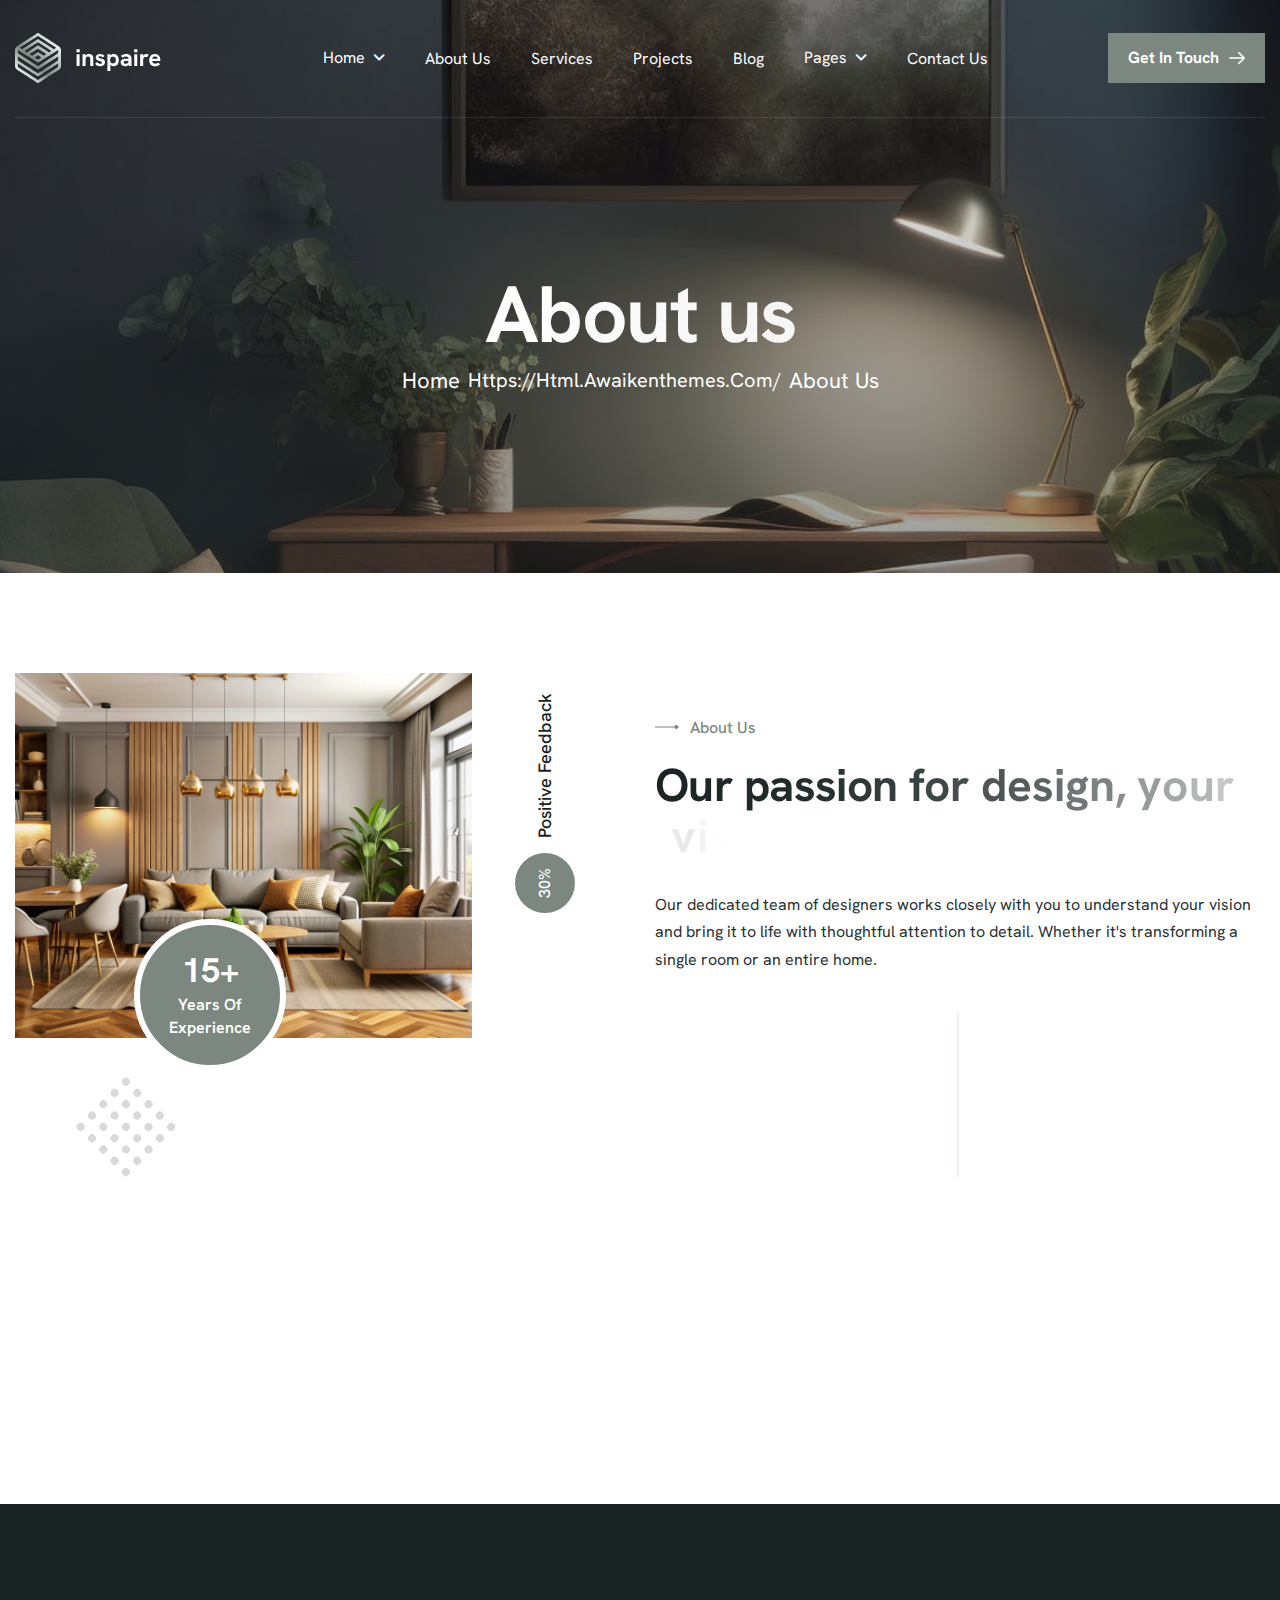
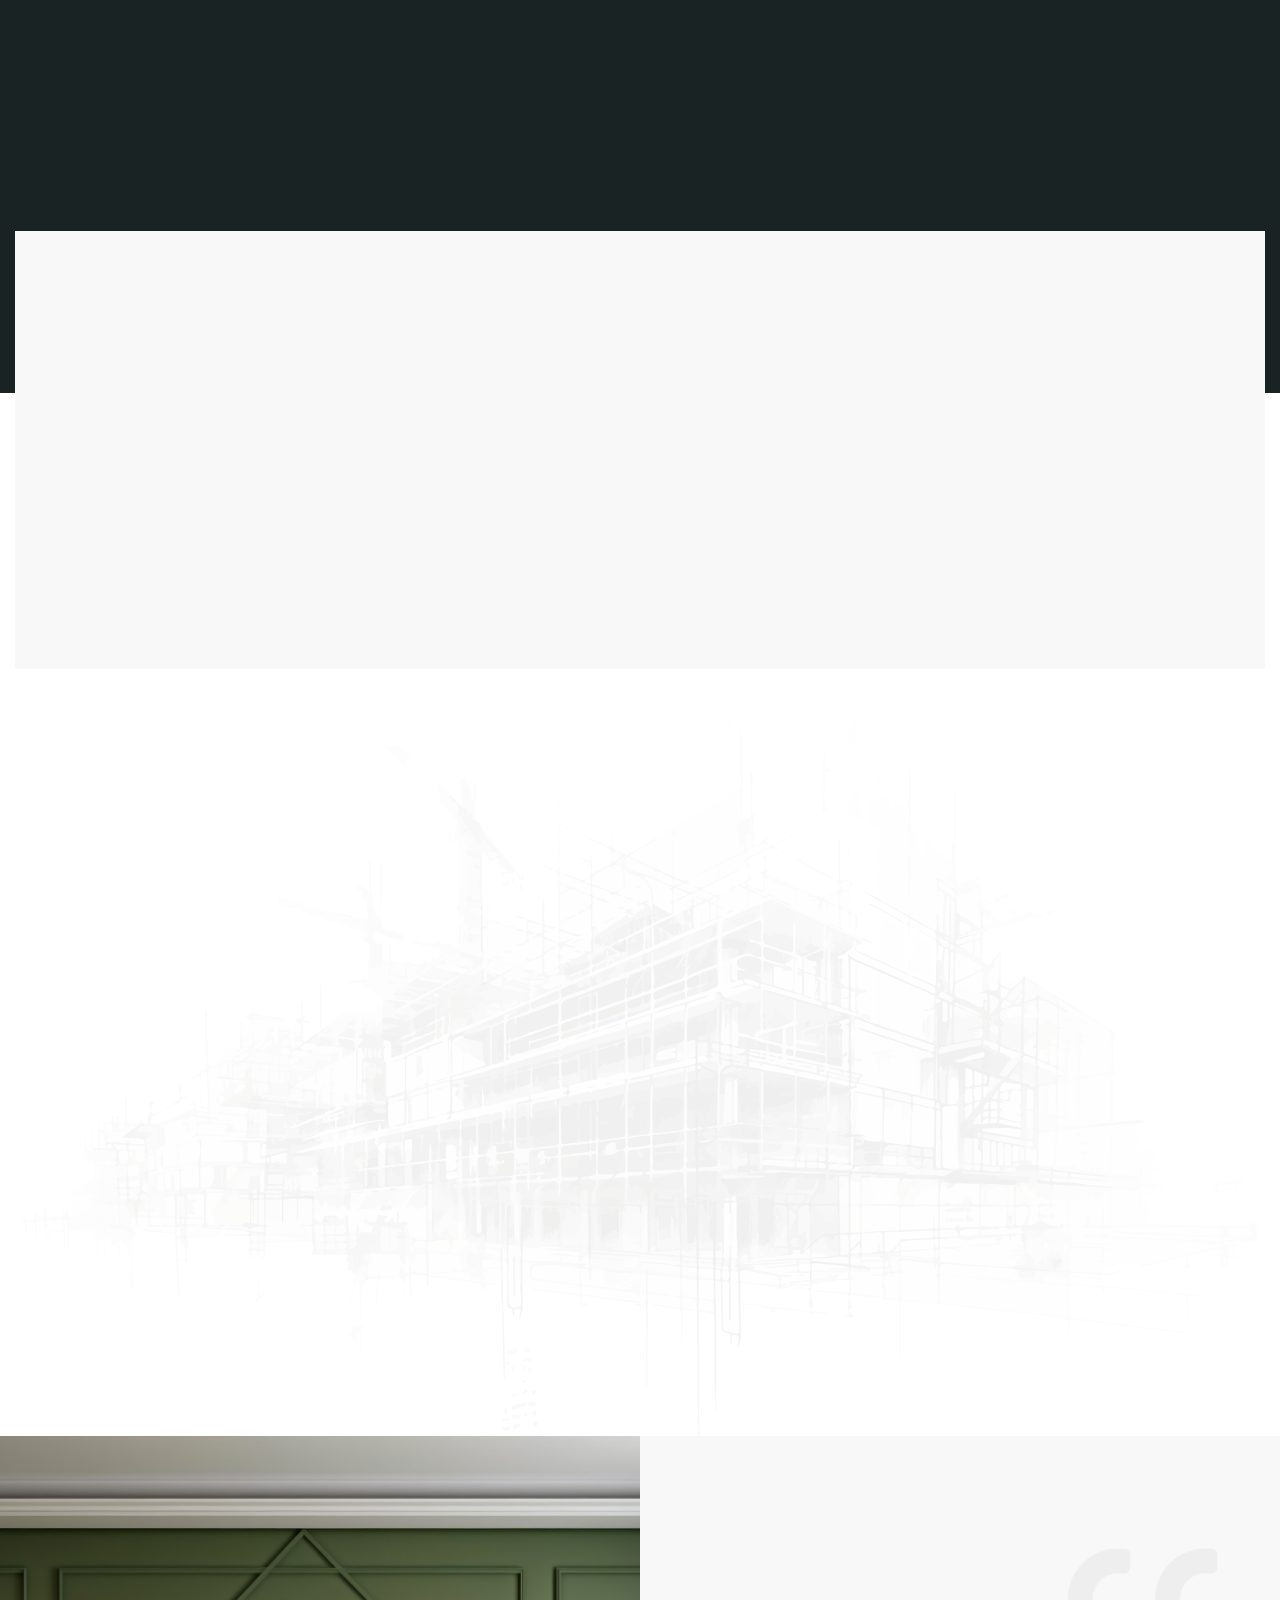
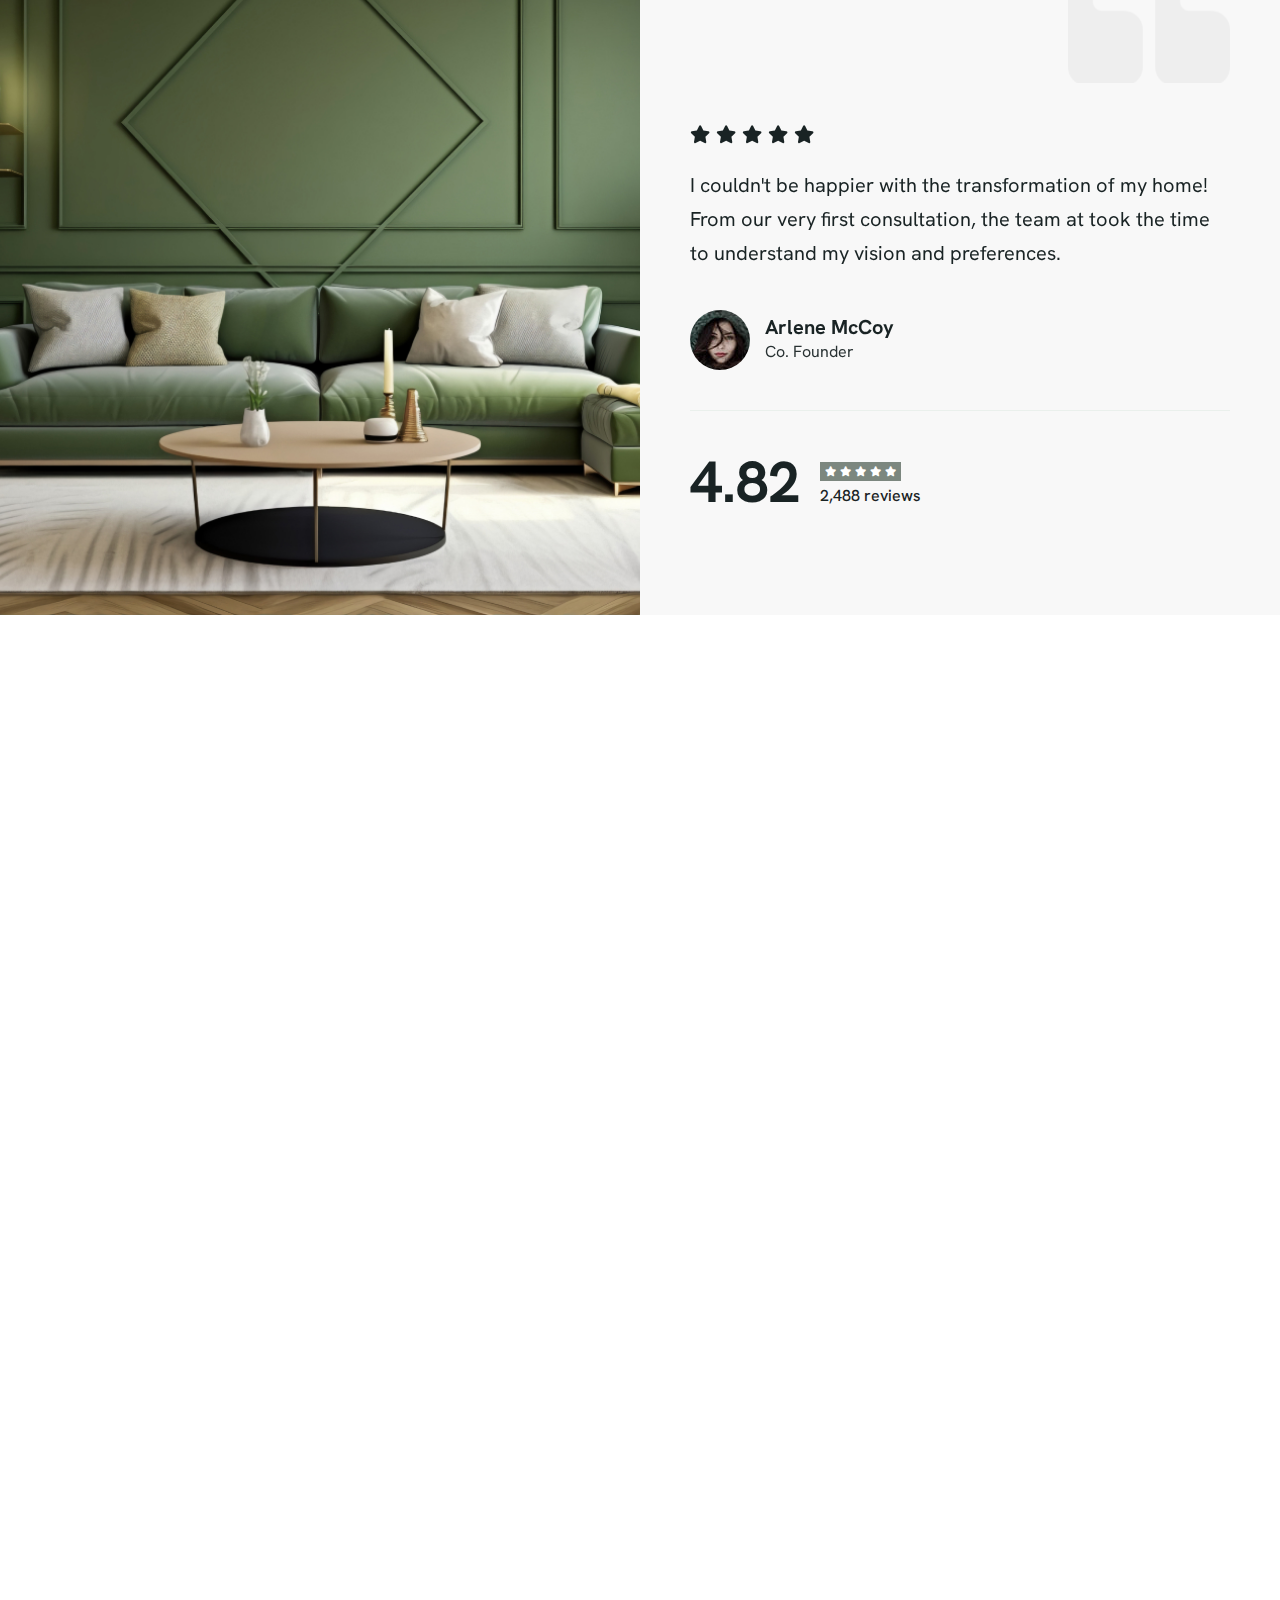
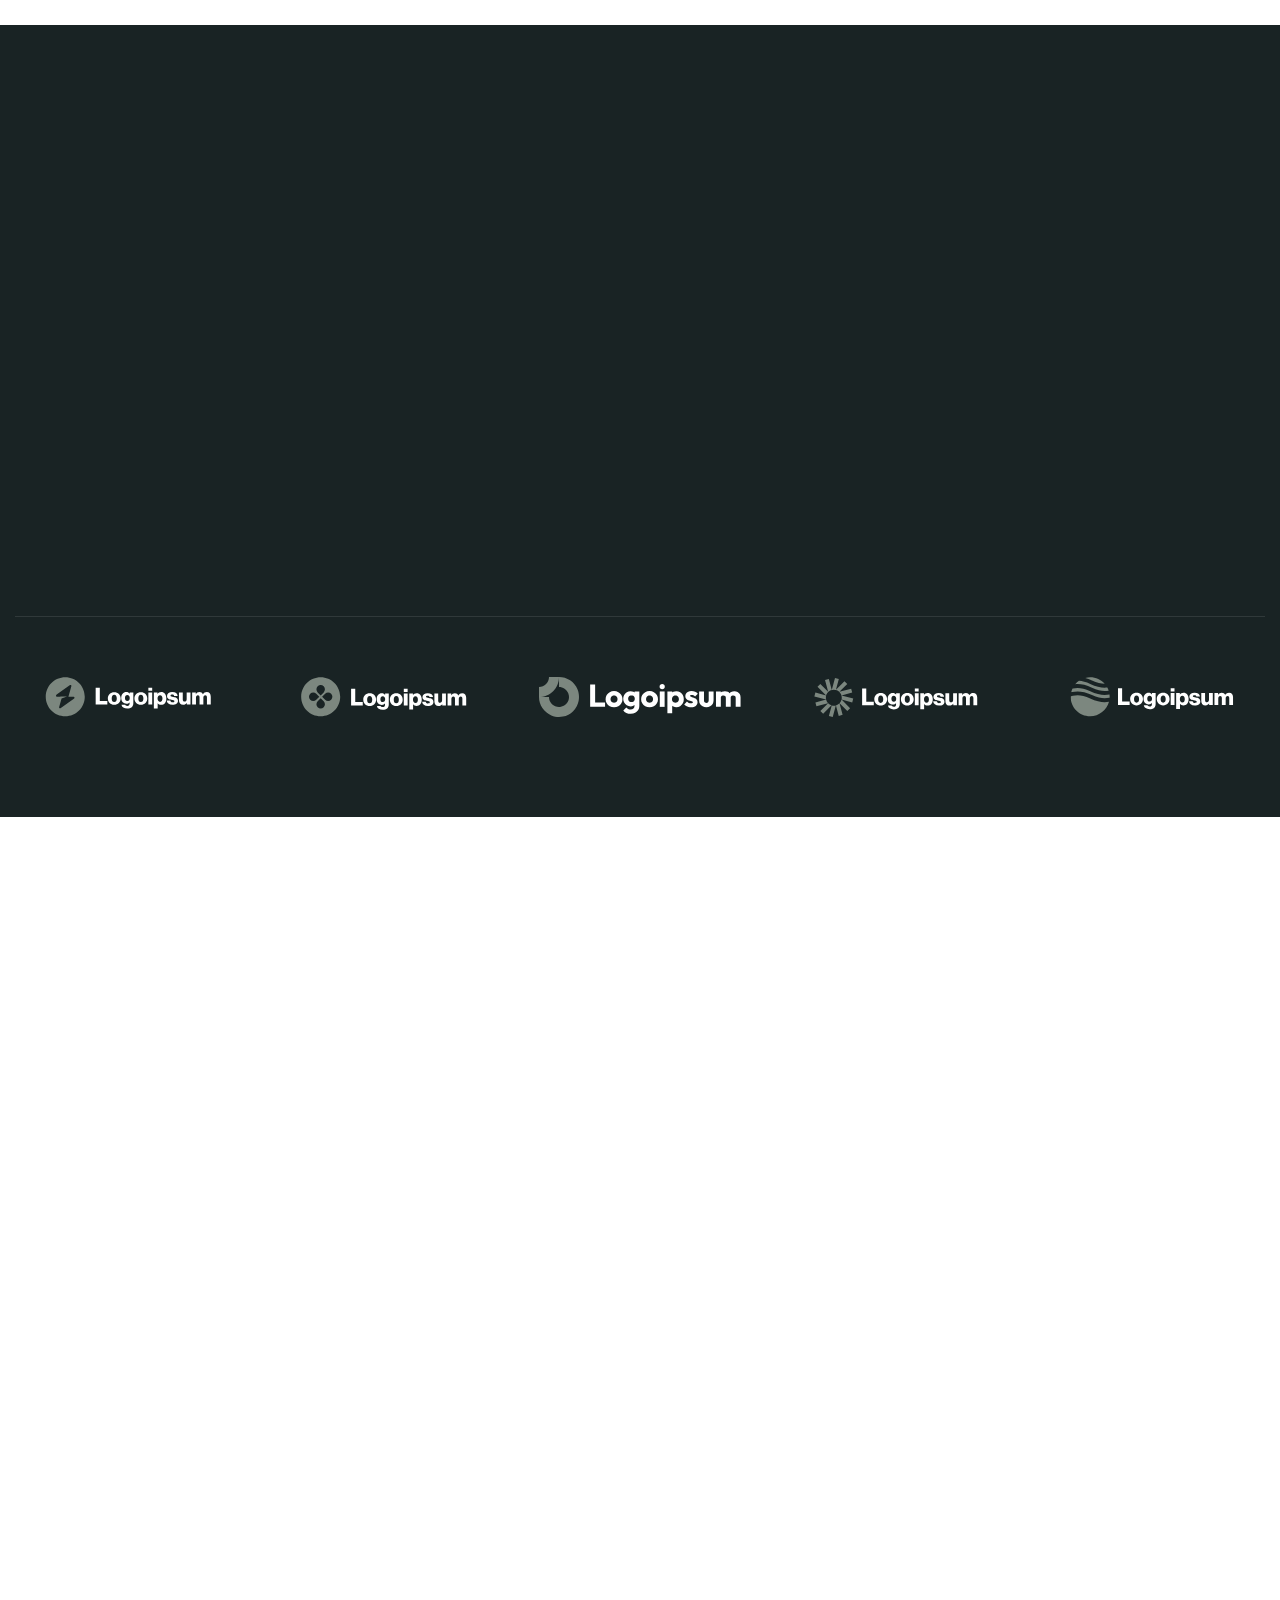
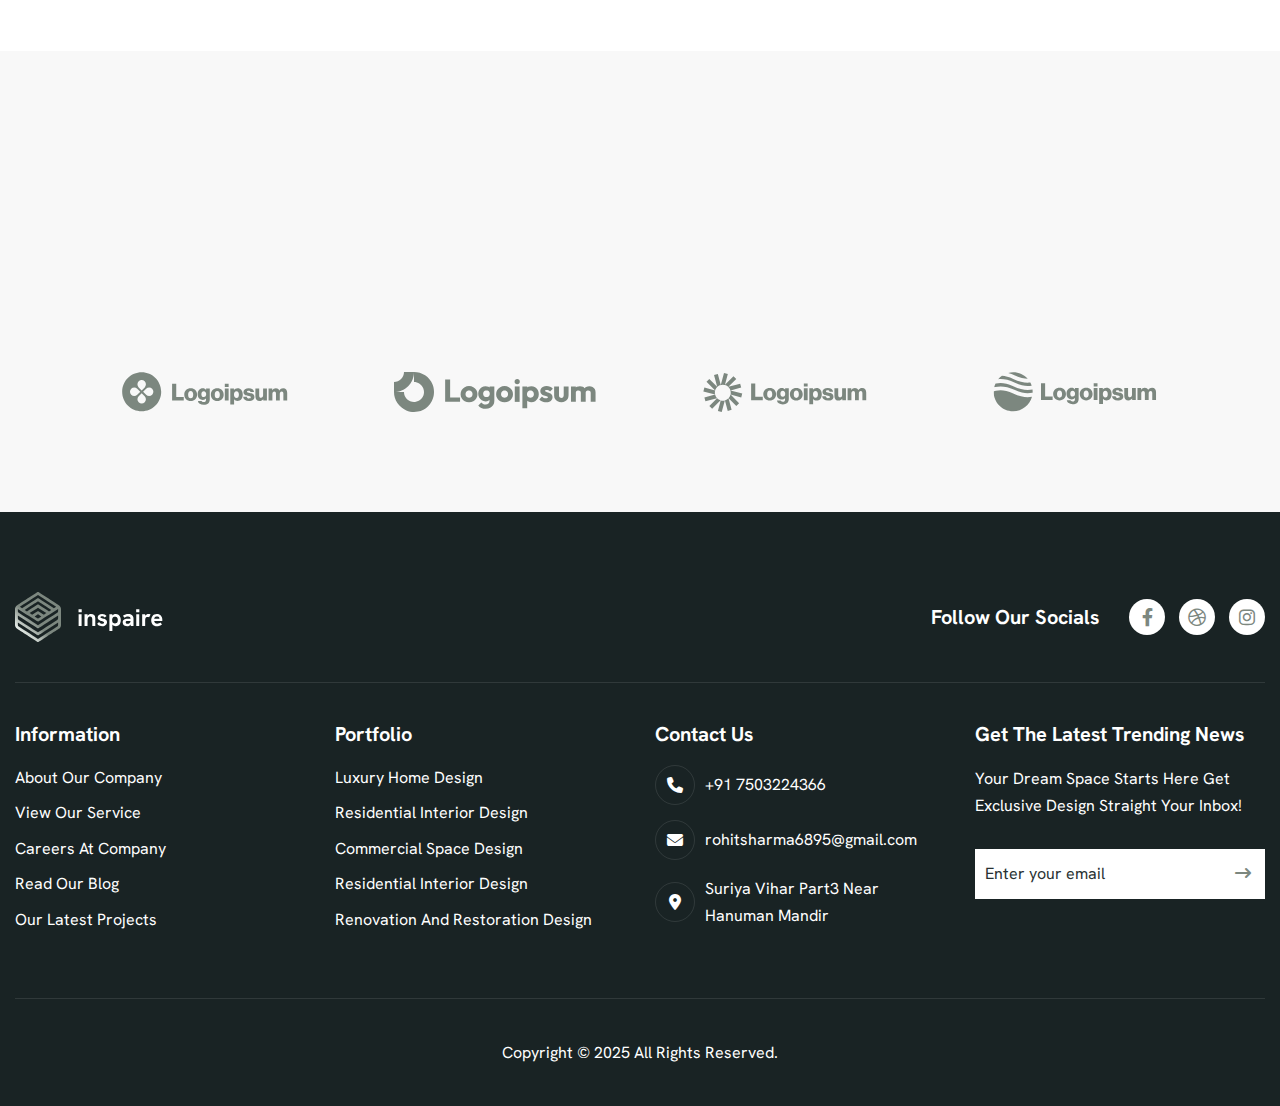
<file: about.html>
<!DOCTYPE html>
<html lang="zxx">

<!-- Mirrored from html.awaikenthemes.com/inspaire/about.html by HTTrack Website Copier/3.x [XR&CO'2014], Wed, 23 Apr 2025 12:32:49 GMT -->
<head>
	<!-- Meta -->
	<meta charset="utf-8">
	<meta http-equiv="X-UA-Compatible" content="IE=edge">
	<meta name="viewport" content="width=device-width, initial-scale=1.0, maximum-scale=1">
	<meta name="description" content="">
	<meta name="keywords" content="">
	<meta name="author" content="Awaiken">
	<!-- Page Title -->
    <title>Interior Designing</title>
	<!-- Favicon Icon -->
	<link rel="shortcut icon" type="image/x-icon" href="images/favicon.png">
	<!-- Google Fonts Css-->
	<link rel="preconnect" href="https://fonts.googleapis.com/">
    <link rel="preconnect" href="https://fonts.gstatic.com/" crossorigin>
    <link href="https://fonts.googleapis.com/css2?family=Hanken+Grotesk:ital,wght@0,100..900;1,100..900&amp;display=swap" rel="stylesheet">
	<!-- Bootstrap Css -->
	<link href="css/bootstrap.min.css" rel="stylesheet" media="screen">
	<!-- SlickNav Css -->
	<link href="css/slicknav.min.css" rel="stylesheet">
	<!-- Swiper Css -->
	<link rel="stylesheet" href="css/swiper-bundle.min.css">
	<!-- Font Awesome Icon Css-->
	<link href="css/all.min.css" rel="stylesheet" media="screen">
	<!-- Animated Css -->
	<link href="css/animate.css" rel="stylesheet">
    <!-- Magnific Popup Core Css File -->
	<link rel="stylesheet" href="css/magnific-popup.css">
	<!-- Mouse Cursor Css File -->
	<link rel="stylesheet" href="css/mousecursor.css">
	<!-- Main Custom Css -->
	<link href="css/custom.css" rel="stylesheet" media="screen">
</head>
<body>

    <!-- Preloader Start -->
	<div class="preloader">
		<div class="loading-container">
			<div class="loading"></div>
			<div id="loading-icon"><img src="images/loader.svg" alt=""></div>
		</div>
	</div>
	<!-- Preloader End -->

    <!-- Header Start -->
	<header class="main-header">
		<div class="header-sticky">
			<nav class="container">
				<div class="navbar navbar-expand-lg">
					<!-- Logo Start -->
					<a class="navbar-brand" href="index.html">
						<img src="images/logo.svg" alt="Logo">
					</a>
					<!-- Logo End -->

					<!-- Main Menu Start -->
					<div class="collapse navbar-collapse main-menu">
                        <div class="nav-menu-wrapper">
                            <ul class="navbar-nav mr-auto" id="menu">
                                <li class="nav-item submenu"><a class="nav-link" href="index.html">Home</a>
                                    <ul>
                                        <li class="nav-item"><a class="nav-link" href="index-2.html">Home - Image</a></li>
                                        <li class="nav-item"><a class="nav-link" href="index-video.html">Home - Video</a></li>
                                        <li class="nav-item"><a class="nav-link" href="index-slider.html">Home - Slider</a></li>
                                    </ul>
                                </li>                                
                                <li class="nav-item"><a class="nav-link" href="about.html">About Us</a>
                                <li class="nav-item"><a class="nav-link" href="services.html">Services</a></li>
                                <li class="nav-item"><a class="nav-link" href="projects.html">Projects</a></li>
                                <li class="nav-item"><a class="nav-link" href="blog.html">Blog</a></li>
                                <li class="nav-item submenu"><a class="nav-link" href="#">Pages</a>
                                    <ul>                                        
                                        <li class="nav-item"><a class="nav-link" href="service-single.html">Service Details</a></li>
                                        <li class="nav-item"><a class="nav-link" href="project-single.html">Project Details</a></li>
                                        <li class="nav-item"><a class="nav-link" href="blog-single.html">Blog Details</a></li>
                                        <li class="nav-item"><a class="nav-link" href="image-gallery.html">Image Gallery</a></li>
                                        <li class="nav-item"><a class="nav-link" href="faqs.html">FAQs</a></li>
                                        <li class="nav-item"><a class="nav-link" href="404.html">404</a></li>
                                    </ul>
                                </li>
                                <li class="nav-item"><a class="nav-link" href="contact.html">Contact Us</a></li>                             
                            </ul>
                        </div>
                        <!-- Header Btn Start -->
                        <div class="header-btn d-inline-flex">
                            <a href="contact.html" class="btn-default">get in touch</a>
                        </div>
                        <!-- Header Btn End -->
					</div>
					<!-- Main Menu End -->
					<div class="navbar-toggle"></div>
				</div>
			</nav>
			<div class="responsive-menu"></div>
		</div>
	</header>
	<!-- Header End -->

    <!-- Page Header Start -->
	<div class="page-header parallaxie">
		<div class="container">
			<div class="row">
				<div class="col-lg-12">
					<!-- Page Header Box Start -->
					<div class="page-header-box">
						<h1 class="text-anime-style-2" data-cursor="-opaque">About us</h1>
						<nav class="wow fadeInUp">
							<ol class="breadcrumb">
								<li class="breadcrumb-item"><a href="index.html">home</a></li>
								<li class="breadcrumb-item active" aria-current="page">about us</li>
							</ol>
						</nav>
					</div>
					<!-- Page Header Box End -->
				</div>
			</div>
		</div>
	</div>
	<!-- Page Header End -->

    <!-- About Us Section Start -->
    <div class="about-us page-about-us">
        <div class="container">
            <div class="row align-items-center">
                <div class="col-lg-6">
                    <!-- About Us Images Start -->
                    <div class="about-us-images">
                        <!-- About Image 1 Start -->
                        <div class="about-img-1">
                            <figure class="image-anime reveal">
                                <img src="images/about-img-1.jpg" alt="">
                            </figure>
                        </div>
                        <!-- About Image 1 End -->

                        <!-- About Image 2 Start -->
                        <div class="about-img-2">
                            <figure class="image-anime reveal">
                                <img src="images/about-img-2.jpg" alt="">
                            </figure>

                            <!-- Feedback Counter Start -->
                            <div class="experience-counter">
                                <h3><span class="counter">15</span>+</h3>
                                <p>Years of experience</p>
                            </div>
                            <!-- Feedback Counter End -->
                        </div>
                        <!-- About Image 2 End -->
    
                        <!-- Feedback Counter Start -->
                        <div class="feedback-counter">
                            <p><span class="counter">95</span>%</p>
                            <h3>positive feedback</h3>
                        </div>
                        <!-- Feedback Counter End -->
                    </div>
                    <!-- About Us Images End -->
                </div>

                <div class="col-lg-6">
                    <!-- About Us Content Start -->
                    <div class="about-us-content">
                        <!-- Section Title Start -->
                        <div class="section-title">
                            <h3 class="wow fadeInUp">about us</h3>
                            <h2 class="text-anime-style-2" data-cursor="-opaque">Our passion for design, your <span>vision realized</span></h2>
                            <p class="wow fadeInUp" data-wow-delay="0.2s">Our dedicated team of designers works closely with you to understand your vision and bring it to life with thoughtful attention to detail. Whether it's transforming a single room or an entire home.</p>
                        </div>
                        <!-- Section Title End -->

                        <!-- About Us Content Body Start -->
                        <div class="about-us-content-body">
                            <!-- About Content Info Start -->
                            <div class="about-us-content-info">
                                <!-- About Us Content List Start -->
                                <div class="about-us-content-list wow fadeInUp" data-wow-delay="0.4s">
                                    <ul>
                                        <li>creative expertise</li>
                                        <li>client-centered approach</li>
                                    </ul>
                                </div>
                                <!-- About Us Content List End -->

                                <!-- About Us Content Button Start -->
                                <div class="about-us-content-btn wow fadeInUp" data-wow-delay="0.6s">
                                    <a href="contact.html" class="btn-default">contect now</a>
                                </div>
                                <!-- About Us Content Button End -->
                            </div>
                            <!-- About Content Info End -->

                            <!-- About Content List Start -->
                            <div class="about-us-contact-list">
                                <!-- About Contact Item Start -->
                                <div class="about-contact-item wow fadeInUp" data-wow-delay="0.4s">
                                    <div class="icon-box">
                                        <i class="fa-solid fa-phone"></i>
                                    </div>
                                    <div class="about-contact-content">
                                        <p>need any help?</p>
                                        <h3>+91 7503224366</h3>
                                    </div>
                                </div>
                                <!-- About Contact Item End -->

                                <!-- About Contact Item Start -->
                                <div class="about-contact-item wow fadeInUp" data-wow-delay="0.6s">
                                    <div class="icon-box">
                                        <figure class="image-anime">
                                            <img src="images/author-1.jpg" alt="">
                                        </figure>
                                    </div>
                                    <div class="about-contact-content">
                                        <h3>leslie alexander</h3>
                                        <p>co founder</p>
                                    </div>
                                </div>
                                <!-- About Contact Item End -->
                            </div>
                            <!-- About Content Info End -->
                        </div>
                        <!-- About Us Content Body End -->
                    </div>
                    <!-- About Us Content End -->
                </div>

                <div class="col-lg-12">
                    <!-- About Facility List Start -->
                    <div class="about-facility-list">
                        <!-- About Facility Item Start -->
                        <div class="about-facility-item wow fadeInUp">
                            <div class="icon-box">
                                <img src="images/icon-about-facility-1.svg" alt="">
                            </div>

                            <div class="about-facility-content">
                                <h3>reasonable prices</h3>
                                <p>We produce furniture to fulfill needs of all people and offer it at affordable prices.</p>
                            </div>
                        </div>
                        <!-- About Facility Item End -->

                        <!-- About Facility Item Start -->
                        <div class="about-facility-item wow fadeInUp" data-wow-delay="0.2s">
                            <div class="icon-box">
                                <img src="images/icon-about-facility-2.svg" alt="">
                            </div>

                            <div class="about-facility-content">
                                <h3>exclusive design</h3>
                                <p>Mixture of imagination, experience and professionalism is the secret of our design!</p>
                            </div>
                        </div>
                        <!-- About Facility Item End -->

                        <!-- About Facility Item Start -->
                        <div class="about-facility-item wow fadeInUp" data-wow-delay="0.4s">
                            <div class="icon-box">
                                <img src="images/icon-about-facility-2.svg" alt="">
                            </div>

                            <div class="about-facility-content">
                                <h3>professional team</h3>
                                <p>We are proud of our amicable, professional and always developing team!</p>
                            </div>
                        </div>
                        <!-- About Facility Item End -->
                    </div>
                    <!-- About Facility List End -->
                </div>
            </div>
        </div>
    </div>
    <!-- About Us Section End -->

    <!-- Vision Mission Start -->
    <div class="vision-mission">
        <div class="container">
            <div class="row section-row align-items-center">
                <div class="col-lg-6">
                    <!-- Section Title Start -->
                    <div class="section-title dark-section">
                        <h3 class="wow fadeInUp">vision mission</h3>
                        <h2 class="text-anime-style-2" data-cursor="-opaque">A behind the scenes look at <span>our agency</span></h2>
                    </div>
                    <!-- Section Title End -->
                </div>

                <div class="col-lg-6">
                    <!-- Section Title Content Start -->
                    <div class="section-title-content dark-section">
                        <p class="wow fadeInUp" data-wow-delay="0.2s">Our portfolio showcases a diverse range of projects, from beautifully crafted residential spaces functional and stylish commercial interiors</p>
                    </div>
                    <!-- Section Title Content End -->
                </div>
            </div>

            <div class="row">
                <div class="col-lg-12">
                    <!-- Vision Mission Box Start -->
                    <div class="vision-mission-box">
                        <!-- Vision Mission Item Start -->
                        <div class="vision-mission-item wow fadeInUp">
                            <div class="icon-box">
                                <img src="images/icon-our-vision.svg" alt="">
                            </div>
                            <div class="vision-mission-content">
                                <h3>our vision</h3>
                                <p>Our vision is rooted in the belief that thoughtfully designed spaces can transform lives, enhancing how people feel, work, and connect. We are committed to creating interiors that reflect our clients' unique identities, blending comfort, functionality, and beauty. By combining timeless design with modern innovations, we craft spaces that are visually stunning and practical.</p>
                            </div>
                        </div>
                        <!-- Vision Mission Item End -->
    
                        <!-- Vision Mission Item Start -->
                        <div class="vision-mission-item wow fadeInUp" data-wow-delay="0.2s">
                            <div class="icon-box">
                                <img src="images/icon-our-mission.svg" alt="">
                            </div>
                            <div class="vision-mission-content">
                                <h3>our mission</h3>
                                <p>Our mission is to deliver exceptional interior designs that enhance the quality of life by prioritizing comfort, functionality, and aesthetics. We aim to create space that are not only visually appealing but also tailored to meet the specific needs and desires of our client By staying true to design innovation, we ensure that every project reflects the perfect balance between style and purpose.</p>
                            </div>
                        </div>
                        <!-- Vision Mission Item End -->
                    </div>
                    <!-- Vision Mission Box End -->
                </div>
            </div>
        </div>
    </div>
    <!-- Vision Mission End -->

    <!-- Best Seeling Start -->
     <div class="best-selling">
        <div class="container">
            <div class="row">
                <div class="col-lg-6">
                    <!-- Best Seeling Content Start -->
                    <div class="best-selling-content">
                        <!-- Best Seeling Content Image Start -->
                        <div class="best-selling-content-img">
                            <figure class="image-anime reveal">
                                <img src="images/best-selling-img-1.jpg" alt="">
                            </figure>
                        </div>
                        <!-- Best Seeling Content Image End -->

                        <!-- Section Title Start -->
                        <div class="section-title">
                            <h3 class="wow fadeInUp">best selling finishes</h3>
                            <h2 class="text-anime-style-2" data-cursor="-opaque">We use materials only from personally <span>verified suppliers</span></h2>
                            <p class="wow fadeInUp" data-wow-delay="0.2s">Gloss, matte wood texture, 200+ colors to choose from. Environmentally friendly materials, all certificates are available.</p>
                        </div>
                        <!-- Section Title End -->
                    </div>
                    <!-- Best Seeling Content End -->
                </div>
                <div class="col-lg-6">
                    <!-- Best Seeling Image Start -->
                    <div class="best-selling-iamge">
                        <figure class="image-anime reveal">
                            <img src="images/best-selling-img-2.jpg" alt="">
                        </figure>
                    </div>
                    <!-- Best Seeling Image End -->
                </div>
            </div>
        </div>
     </div>
    <!-- Best Seeling End -->

    <!-- Our Testimonial Start -->
    <div class="our-testimonials">
        <div class="container-fluid">
            <div class="row no-gutters">
                <div class="col-lg-6">
                    <!-- Our Testimonial Image Start -->
                    <div class="our-testimonials-image">
                        <figure class="image-anime">
                            <img src="images/testimonial-img.jpg" alt="">
                        </figure>
                    </div>
                    <!-- Our Testimonial Image End -->
                </div>

                <div class="col-lg-6">
                    <!-- Our Testimonial Content Start -->
                    <div class="our-testimonial-content">
                        <!-- Section Title Start -->
                        <div class="section-title">
                            <h3 class="wow fadeInUp">client testimonials</h3>
                            <h2 class="text-anime-style-2" data-cursor="-opaque">Trusted by thousand of <span>people & companies.</span></h2>
                        </div>
                        <!-- Section Title End -->

                        <!-- Testimonial Slider Start -->
                        <div class="testimonial-slider">
                            <div class="swiper">
                                <div class="swiper-wrapper" data-cursor-text="Drag">
                                    <!-- Testimonial Slide Start -->
                                    <div class="swiper-slide">
                                        <div class="testimonial-item">	
                                            <div class="testimonial-rating">
                                                <i class="fa-solid fa-star"></i>
                                                <i class="fa-solid fa-star"></i>
                                                <i class="fa-solid fa-star"></i>
                                                <i class="fa-solid fa-star"></i>
                                                <i class="fa-solid fa-star"></i>
                                            </div>                                        
                                            <div class="testimonial-body">
                                                <div class="testimonial-content">
                                                    <p>I couldn't be happier with the transformation of my home! From our very first consultation, the team at took the time to understand my vision and preferences.</p>
                                                </div>
                                            </div>
                                            <div class="testimonial-body">
                                                <div class="author-image">
                                                    <figure class="image-anime">
                                                        <img src="images/author-1.jpg" alt="">
                                                    </figure>
                                                </div>            
                                                <div class="author-content">
                                                    <h3>arlene mcCoy</h3>
                                                    <p>co. founder</p>
                                                </div>
                                            </div>
                                        </div>
                                    </div>
                                    <!-- Testimonial Slide End -->

                                    <!-- Testimonial Slide Start -->
                                    <div class="swiper-slide">
                                        <div class="testimonial-item">	
                                            <div class="testimonial-rating">
                                                <i class="fa-solid fa-star"></i>
                                                <i class="fa-solid fa-star"></i>
                                                <i class="fa-solid fa-star"></i>
                                                <i class="fa-solid fa-star"></i>
                                                <i class="fa-solid fa-star"></i>
                                            </div>                                        
                                            <div class="testimonial-content">
                                                <p>I couldn't be happier with the transformation of my home! From our very first consultation, the team at took the time to understand my vision and preferences.</p>
                                            </div>
                                            <div class="testimonial-body">
                                                <div class="author-image">
                                                    <figure class="image-anime">
                                                        <img src="images/author-1.jpg" alt="">
                                                    </figure>
                                                </div>            
                                                <div class="author-content">
                                                    <h3>arlene mcCoy</h3>
                                                    <p>co founder</p>
                                                </div>
                                            </div>
                                        </div>
                                    </div>
                                    <!-- Testimonial Slide End -->
                                </div>
                            </div>
                        </div>
                        <!-- Testimonial Slider End -->

                        <!-- Testimonial Rating Counter Start -->
                        <div class="testimonial-rating-counter">
                            <div class="rating-counter">
                                <h2><span class="counter">4.82</span></h2>
                            </div>
                            <div class="testimonial-rating-content">
                                <div class="testimonial-client-rating">
                                    <i class="fa-solid fa-star"></i>
                                    <i class="fa-solid fa-star"></i>
                                    <i class="fa-solid fa-star"></i>
                                    <i class="fa-solid fa-star"></i>
                                    <i class="fa-solid fa-star"></i>
                                </div>
                                <p>2,488 reviews</p>
                            </div>
                        </div>
                        <!-- Testimonial Rating Counter End -->
                    </div>
                    <!-- Our Testimonial Content End -->
                </div>
            </div>
        </div>
    </div>
    <!-- Our Testimonial End -->

    <!-- Our Team Section Start -->
     <div class="our-team">
        <div class="container">
            <div class="row section-row align-items-center">
                <div class="col-lg-5">
                    <!-- Section Title Start -->
                    <div class="section-title">
                        <h3 class="wow fadeInUp">meet our team</h3>
                        <h2 class="text-anime-style-2" data-cursor="-opaque">Creative minds always <span>think something</span></h2>
                    </div>
                    <!-- Section Title End -->
                </div>

                <div class="col-lg-7">
                    <!-- Section Title Content Start -->
                    <div class="section-title-content">
                        <p class="wow fadeInUp" data-wow-delay="0.2s">We offer a range of bespoke interior design services tailored to your unique needs. From concept development to final installation.</p>
                    </div>
                    <!-- Section Title Content End -->
                </div>
            </div>

            <div class="row">
                <div class="col-lg-4 col-md-6">
                    <!-- Team Member Item Start -->
					<div class="team-member-item wow fadeInUp">
                        <!-- Team Image Start -->
						<div class="team-image">
                            <a href="team-single.html" data-cursor-text="View">
                                <figure class="image-anime">
                                    <img src="images/team-1.jpg" alt="">
                                </figure>
                            </a>

                            <!-- Team Readmore Button Start -->
                            <div class="team-readmore-btn">
                                <a href="#"><img src="images/arrow-white.svg" alt=""></a>
                            </div>
                            <!-- Team Readmore Button End -->
						</div>	
                        <!-- Team Image End -->

                        <!-- Team Body Start -->
                        <div class="team-body">
                            <!-- Team Content Start -->
                            <div class="team-content">
                                <h3>harry R. blackston</h3>
                                <p>co-founder & CEO</p>
                            </div>
                            <!-- Team Content End -->
                            
                            <!-- Team Social List Start -->
                            <div class="team-social-list">
                                <!-- Team Social Icon Start -->
                                <div class="team-social-icon">
                                    <ul>
                                        <li><a href="#"><i class="fa-brands fa-instagram"></i></a></li>
                                        <li><a href="#"><i class="fa-brands fa-x-twitter"></i></a></li>
                                        <li><a href="#"><i class="fab fa-facebook-f"></i></a></li>
                                    </ul>
                                </div>
                                <!-- Team Social Icon End -->
                            </div>
                            <!-- Team Social List End -->
                        </div>
                        <!-- Team Body End -->
					</div>
					<!-- Team Member Item Start -->
                </div>

                <div class="col-lg-4 col-md-6">
                    <!-- Team Member Item Start -->
					<div class="team-member-item wow fadeInUp" data-wow-delay="0.2s">
                        <!-- Team Image Start -->
						<div class="team-image">
                            <a href="team-single.html" data-cursor-text="View">
                                <figure class="image-anime">
                                    <img src="images/team-2.jpg" alt="">
                                </figure>
                            </a>
                            
                            <!-- Team Readmore Button Start -->
                            <div class="team-readmore-btn">
                                <a href="#"><img src="images/arrow-white.svg" alt=""></a>
                            </div>
                            <!-- Team Readmore Button End -->
						</div>	
                        <!-- Team Image End -->

                        <!-- Team Body Start -->
                        <div class="team-body">
                            <!-- Team Content Start -->
                            <div class="team-content">
                                <h3>alexa brook</h3>
                                <p>human resoures manager</p>
                            </div>
                            <!-- Team Content End -->
                            
                            <!-- Team Social List Start -->
                            <div class="team-social-list">
                                <!-- Team Social Icon Start -->
                                <div class="team-social-icon">
                                    <ul>
                                        <li><a href="#"><i class="fa-brands fa-instagram"></i></a></li>
                                        <li><a href="#"><i class="fa-brands fa-x-twitter"></i></a></li>
                                        <li><a href="#"><i class="fab fa-facebook-f"></i></a></li>
                                    </ul>
                                </div>
                                <!-- Team Social Icon End -->
                            </div>
                            <!-- Team Social List End -->
                        </div>
                        <!-- Team Body End -->
					</div>
					<!-- Team Member Item Start -->
                </div>

                <div class="col-lg-4 col-md-6">
                    <!-- Team Member Item Start -->
					<div class="team-member-item wow fadeInUp" data-wow-delay="0.4s">
                        <!-- Team Image Start -->
						<div class="team-image">
                            <a href="team-single.html" data-cursor-text="View">
                                <figure class="image-anime">
                                    <img src="images/team-3.jpg" alt="">
                                </figure>
                            </a>
                            
                            <!-- Team Readmore Button Start -->
                            <div class="team-readmore-btn">
                                <a href="#"><img src="images/arrow-white.svg" alt=""></a>
                            </div>
                            <!-- Team Readmore Button End -->
						</div>	
                        <!-- Team Image End -->

                        <!-- Team Body Start -->
                        <div class="team-body">
                            <!-- Team Content Start -->
                            <div class="team-content">
                                <h3>suzen hilly</h3>
                                <p>civil engineering</p>
                            </div>
                            <!-- Team Content End -->
                            
                            <!-- Team Social List Start -->
                            <div class="team-social-list">
                                <!-- Team Social Icon Start -->
                                <div class="team-social-icon">
                                    <ul>
                                        <li><a href="#"><i class="fa-brands fa-instagram"></i></a></li>
                                        <li><a href="#"><i class="fa-brands fa-x-twitter"></i></a></li>
                                        <li><a href="#"><i class="fab fa-facebook-f"></i></a></li>
                                    </ul>
                                </div>
                                <!-- Team Social Icon End -->
                            </div>
                            <!-- Team Social List End -->
                        </div>
                        <!-- Team Body End -->
					</div>
					<!-- Team Member Item Start -->
                </div>
            </div>
        </div>
     </div>
    <!-- Our Team Section End -->

    <!-- How We Work Start -->
    <div class="how-we-work">
        <div class="container">
            <div class="row section-row align-items-center">
                <div class="col-lg-6">
                    <!-- Section Title Start -->
                    <div class="section-title dark-section">
                        <h3 class="wow fadeInUp">how we work</h3>
                        <h2 class="text-anime-style-2" data-cursor="-opaque">From concept to completion in<span> our work</span></h2>
                    </div>
                    <!-- Section Title End -->
                </div>

                <div class="col-lg-6">
                    <!-- Section Title Content Start -->
                    <div class="section-title-content dark-section">
                        <p class="wow fadeInUp" data-wow-delay="0.2s">Our comprehensive approach guides you through each phase of the design process, from initial brainstorming and conceptualization.</p>
                    </div>
                    <!-- Section Title Content End -->
                </div>
            </div>

            <div class="row">
                <div class="col-lg-12">
                    <!-- How We Work List Start -->
                    <div class="how-we-work-list">
                        <!-- How We Item Start -->
                        <div class="how-we-work-item wow fadeInUp">
                            <div class="icon-box">
                                <img src="images/icon-how-we-work-1.svg" alt="">
                            </div>
                            <div class="how-we-work-content">
                                <h3>01. initial consultation</h3>
                                <p>We start with a one-on meeting to understand your vision preferences and requirement.</p>
                            </div>
                        </div>
                        <!-- How We Item End -->

                        <!-- How We Item Start -->
                        <div class="how-we-work-item wow fadeInUp" data-wow-delay="0.2s">
                            <div class="icon-box">
                                <img src="images/icon-how-we-work-2.svg" alt="">
                            </div>
                            <div class="how-we-work-content">
                                <h3>02. design planning</h3>
                                <p>This involves selecting materials, and layouts, furnishings, as well as creating 3D renderings.</p>
                            </div>
                        </div>
                        <!-- How We Item End -->

                        <!-- How We Item Start -->
                        <div class="how-we-work-item wow fadeInUp" data-wow-delay="0.4s">
                            <div class="icon-box">
                                <img src="images/icon-how-we-work-3.svg" alt="">
                            </div>
                            <div class="how-we-work-content">
                                <h3>03. project execution</h3>
                                <p>With the design plans in this place, we manage and coordinate all aspects of the projects.</p>
                            </div>
                        </div>
                        <!-- How We Item End -->

                        <!-- How We Item Start -->
                        <div class="how-we-work-item wow fadeInUp" data-wow-delay="0.6s">
                            <div class="icon-box">
                                <img src="images/icon-how-we-work-4.svg" alt="">
                            </div>
                            <div class="how-we-work-content">
                                <h3>04. final review</h3>
                                <p>After completing project we conduct a thorough walkthrough with you to review the space.</p>
                            </div>
                        </div>
                        <!-- How We Item End -->
                    </div>
                    <!-- How We Work List End -->

                    <!-- How Work Company Slider Start -->
                    <div class="how-work-company-slider">
                        <div class="swiper">
                            <div class="swiper-wrapper">
                                <!-- Company Support Logo Start -->
                                <div class="swiper-slide">
                                    <div class="company-logo">
                                        <img src="images/company-logo-1.svg" alt="">
                                    </div>
                                </div>
                                <!-- Company Support Logo End -->

                                <!-- Company Support Logo Start -->
                                <div class="swiper-slide">
                                    <div class="company-logo">
                                        <img src="images/company-logo-2.svg" alt="">
                                    </div>
                                </div>
                                <!-- Company Support Logo End -->

                                <!-- Company Support Logo Start -->
                                <div class="swiper-slide">
                                    <div class="company-logo">
                                        <img src="images/company-logo-3.svg" alt="">
                                    </div>
                                </div>
                                <!-- Company Support Logo End -->
                                
                                <!-- Company Support Logo Start -->
                                <div class="swiper-slide">
                                    <div class="company-logo">
                                        <img src="images/company-logo-4.svg" alt="">
                                    </div>
                                </div>
                                <!-- Company Support Logo End -->
                                
                                <!-- Company Support Logo Start -->
                                <div class="swiper-slide">
                                    <div class="company-logo">
                                        <img src="images/company-logo-5.svg" alt="">
                                    </div>
                                </div>
                                <!-- Company Support Logo End -->
                                
                                <!-- Company Support Logo Start -->
                                <div class="swiper-slide">
                                    <div class="company-logo">
                                        <img src="images/company-logo-1.svg" alt="">
                                    </div>
                                </div>
                                <!-- Company Support Logo End -->
                            </div>
                        </div>
                    </div>
                    <!-- How Work Company Slider End -->
                </div>
            </div>
        </div>
    </div>
    <!-- How We Work End -->

    <!-- Our Faqs Stat -->
    <div class="our-faqs">
        <div class="container">
            <div class="row align-items-center">
                <div class="col-lg-7">
                    <!-- Our Faq Content Start -->
                    <div class="our-faqs-content">
                        <!-- Section Title Start -->
                        <div class="section-title">
                            <h3 class="wow fadeInUp">asked question</h3>
                            <h2 class="text-anime-style-2" data-cursor="-opaque">Have your any question look <span>here now</span></h2>
                            <p class="wow fadeInUp" data-wow-delay="0.2s">Nostra turma dedicata consilium arctius operatur ut visionem tuam intelligat et eam ad vitam adducat cum magna cura in singula</p>
                        </div>
                        <!-- Section Title End -->

                        <!-- FAQ Accordion Start -->
                        <div class="faq-accordion" id="accordion">
                            <!-- FAQ Item Start -->
                            <div class="accordion-item wow fadeInUp">
                                <h2 class="accordion-header" id="heading1">
                                    <button class="accordion-button" type="button" data-bs-toggle="collapse" data-bs-target="#collapse1" aria-expanded="true" aria-controls="collapse1">
                                        <span>1.</span>  What is the typical process for starting a design project?
                                    </button>
                                </h2>
                                <div id="collapse1" class="accordion-collapse collapse show" aria-labelledby="heading1" data-bs-parent="#accordion">
                                    <div class="accordion-body">
                                        <p>Our process starts with a consultation to discuss your vision, followed by planning, design presentation, and implementation to achieve your ideal space.</p>
                                    </div>
                                </div>
                            </div>
                            <!-- FAQ Item End -->

                            <!-- FAQ Item Start -->
                            <div class="accordion-item wow fadeInUp" data-wow-delay="0.2s">
                                <h2 class="accordion-header" id="heading2">
                                    <button class="accordion-button collapsed" type="button" data-bs-toggle="collapse" data-bs-target="#collapse2" aria-expanded="false" aria-controls="collapse2">
                                        <span>2.</span>  How long does a typical interior design project take?
                                    </button>
                                </h2>
                                <div id="collapse2" class="accordion-collapse collapse" aria-labelledby="heading2" data-bs-parent="#accordion">
                                    <div class="accordion-body">
                                        <p>Our process starts with a consultation to discuss your vision, followed by planning, design presentation, and implementation to achieve your ideal space.</p>
                                    </div>
                                </div>
                            </div>
                            <!-- FAQ Item End -->

                            <!-- FAQ Item Start -->
                            <div class="accordion-item wow fadeInUp" data-wow-delay="0.4s">
                                <h2 class="accordion-header" id="heading3">
                                    <button class="accordion-button collapsed" type="button" data-bs-toggle="collapse" data-bs-target="#collapse3" aria-expanded="false" aria-controls="collapse3">
                                        <span>3.</span>  Can I incorporate my existing furniture into the new design?
                                    </button>
                                </h2>
                                <div id="collapse3" class="accordion-collapse collapse" aria-labelledby="heading3" data-bs-parent="#accordion">
                                    <div class="accordion-body">
                                        <p>Our process starts with a consultation to discuss your vision, followed by planning, design presentation, and implementation to achieve your ideal space.</p>
                                    </div>
                                </div>
                            </div>
                            <!-- FAQ Item End -->

                            <!-- FAQ Item Start -->
                            <div class="accordion-item wow fadeInUp" data-wow-delay="0.6s">
                                <h2 class="accordion-header" id="heading4">
                                    <button class="accordion-button collapsed" type="button" data-bs-toggle="collapse" data-bs-target="#collapse4" aria-expanded="false" aria-controls="collapse4">
                                        <span>4.</span>  What should I expect during the design consultation?
                                    </button>
                                </h2>
                                <div id="collapse4" class="accordion-collapse collapse" aria-labelledby="heading4" data-bs-parent="#accordion">
                                    <div class="accordion-body">
                                        <p>Our process starts with a consultation to discuss your vision, followed by planning, design presentation, and implementation to achieve your ideal space.</p>
                                    </div>
                                </div>
                            </div>
                            <!-- FAQ Item End -->
                        </div>
                        <!-- FAQ Accordion End -->
                    </div>
                    <!-- Our Faq Content End -->
                </div>

                <div class="col-lg-5">
                    <!-- Our Faq Image Start -->
                    <div class="our-faqs-image">
                        <figure class="image-anime reveal">
                            <img src="images/faqs-image.jpg" alt="">
                        </figure>
                    </div>
                    <!-- Our Faq Image End -->
                </div>
            </div>
        </div>
     </div>
    <!-- Our Faqs End -->

    <!-- Our Clients Start -->
     <div class="our-clients">
        <div class="container">
            <div class="row">
                <div class="col-lg-12">
                    <div class="our-clients-box">
                        <!-- Section Title Start -->
                        <div class="section-title">
                            <h3 class="wow fadeInUp">our clients</h3>
                            <h2 class="text-anime-style-2" data-cursor="-opaque">Transforming 1,000+ spaces with tailored designs</h2>
                            <p class="wow fadeInUp" data-wow-delay="0.2s">We've had the privilege of designing and transforming over a thousand interiors, creating spaces that truly resonate with our clients' visions and needs. Our approach focuses on blending aesthetics and functionality, ensuring each project brings comfort, elegance, and a personalized touch.</p>
                        </div>
                        <!-- Section Title End -->

                        <!-- Client Logo Slider Start -->
                        <div class="our-client-slider">
                            <div class="swiper">
                                <div class="swiper-wrapper">
                                    <!-- Client Logo Start -->
                                    <div class="swiper-slide">
                                        <div class="client-logo">
                                            <img src="images/client-logo-1.svg" alt="">
                                        </div>
                                    </div>
                                    <!-- Client Logo End -->

                                    <!-- Client Logo Start -->
                                    <div class="swiper-slide">
                                        <div class="client-logo">
                                            <img src="images/client-logo-2.svg" alt="">
                                        </div>
                                    </div>
                                    <!-- Client Logo End -->

                                    <!-- Client Logo Start -->
                                    <div class="swiper-slide">
                                        <div class="client-logo">
                                            <img src="images/client-logo-3.svg" alt="">
                                        </div>
                                    </div>
                                    <!-- Client Logo End -->
                                    
                                    <!-- Client Logo Start -->
                                    <div class="swiper-slide">
                                        <div class="client-logo">
                                            <img src="images/client-logo-4.svg" alt="">
                                        </div>
                                    </div>
                                    <!-- Client Logo End -->
                                    
                                    <!-- Client Logo Start -->
                                    <div class="swiper-slide">
                                        <div class="client-logo">
                                            <img src="images/client-logo-1.svg" alt="">
                                        </div>
                                    </div>
                                    <!-- Client Logo End -->
                                </div>
                            </div>
                        </div>
                        <!-- Client Logo Slider End -->
                    </div>
                </div>
            </div>
        </div>
     </div>
    <!-- Our Clients End -->

    <!-- Footer Start -->
    <footer class="main-footer">
        <div class="container">
            <div class="row">
                <div class="col-lg-12">
                    <!-- Footer Header Start -->
                    <div class="footer-header">
                        <div class="row align-items-center">  
                            <div class="col-md-6">
                                <!-- Footer Logo Start -->
                                <div class="footer-logo">
                                    <img src="images/footer-logo.svg" alt="">
                                </div>
                                <!-- Footer Logo End -->
                            </div>

                            <div class="col-md-6">
                                <!-- Footer Social Link Start -->
                                <div class="footer-social-links">
                                    <div class="footer-social-link-title">
                                        <h3>follow our socials</h3>
                                    </div>
                                    <ul>
                                        <li><a href="#"><i class="fa-brands fa-facebook-f"></i></a></li>
                                        <li><a href="#"><i class="fa-brands fa-dribbble"></i></a></li>
                                        <li><a href="#"><i class="fa-brands fa-instagram"></i></a></li>
                                    </ul>
                                </div>
                                <!-- Footer Social Link End -->
                            </div>
                        </div>
                    </div>
                    <!-- Footer Header End -->
                </div>

                <div class="col-lg-3 col-md-6">
                    <!-- Footer Links Start -->
                     <div class="footer-links">
                        <h3>information</h3>
                        <ul>
                            <li><a href="about.html">about our company</a></li>
                            <li><a href="services.html">view our service</a></li>
                            <li><a href="#">careers at company</a></li>
                            <li><a href="blog.html">read our blog</a></li>
                            <li><a href="projects.html">our latest projects</a></li>
                        </ul>
                     </div>
                    <!-- Footer Links End -->
                </div>

                <div class="col-lg-3 col-md-6">
                    <!-- Footer Links Start -->
                     <div class="footer-links">
                        <h3>portfolio</h3>
                        <ul>
                            <li><a href="project-single.html">luxury home design</a></li>
                            <li><a href="project-single.html">residential interior design</a></li>
                            <li><a href="project-single.html">commercial space design</a></li>
                            <li><a href="project-single.html">residential interior design</a></li>
                            <li><a href="project-single.html">renovation and restoration design</a></li>
                        </ul>
                     </div>
                    <!-- Footer Links End -->
                </div>

                <div class="col-lg-3 col-md-6">
                    <!-- Footer Contact Box Start -->
                    <div class="footer-contact-box footer-links">
                        <h3>contact us</h3>
                        <!-- Footer Contact Item Start -->
                        <div class="footer-contact-item">
                            <div class="icon-box">
                                <i class="fa-solid fa-phone"></i>
                            </div>
                            <div class="footer-contact-content">
                                <p>+91 7503224366</p>
                            </div>
                        </div>
                        <!-- Footer Contact Item End -->

                        <!-- Footer Contact Item Start -->
                        <div class="footer-contact-item">
                            <div class="icon-box">
                                <i class="fa-solid fa-envelope"></i>
                            </div>
                            <div class="footer-contact-content">
                                <p>rohitsharma6895@gmail.com</p>
                            </div>
                        </div>
                        <!-- Footer Contact Item End -->

                        <!-- Footer Contact Item Start -->
                        <div class="footer-contact-item">
                            <div class="icon-box">
                                <i class="fa-solid fa-location-dot"></i>
                            </div>
                            <div class="footer-contact-content">
                                <p>Suriya Vihar Part3 Near Hanuman Mandir</p>
                            </div>
                        </div>
                        <!-- Footer Contact Item End -->
                    </div>
                    <!-- Footer Contact Box End -->
                </div>

                <div class="col-lg-3 col-md-6">
                    <!-- Footer Newsletter Form Start -->
                    <div class="footer-latest-news footer-links">
                        <h3>get the latest trending news</h3>
                        
                        <div class="footer-newsletter-form">
                            <p>Your Dream Space Starts Here Get Exclusive Design Straight Your Inbox!</p>

                            <form id="newslettersForm" action="#" method="POST">
                                <div class="form-group">
                                    <input type="email" name="email" class="form-control"  id="mail" placeholder="Enter your email" required>
                                    <button type="submit"><i class="fa-solid fa-arrow-right-long"></i> </button>
                                </div>
                            </form>
                        </div>
                    </div>
                    <!-- Footer Newsletter Form End -->
                </div>
            </div>

            <!-- Footer Copyright Section Start -->
            <div class="footer-copyright">
                <div class="row">
                    <div class="col-md-12">
                        <!-- Footer Copyright Start -->
                        <div class="footer-copyright-text">
                            <p>Copyright © 2025 All Rights Reserved.</p>
                        </div>
                        <!-- Footer Copyright End -->
                    </div>
                </div>
            </div>
            <!-- Footer Copyright Section End -->
        </div>
    </footer>
    <!-- Footer End -->

    <!-- Jquery Library File -->
    <script src="js/jquery-3.7.1.min.js"></script>
    <!-- Bootstrap js file -->
    <script src="js/bootstrap.min.js"></script>
    <!-- Validator js file -->
    <script src="js/validator.min.js"></script>
    <!-- SlickNav js file -->
    <script src="js/jquery.slicknav.js"></script>
    <!-- Swiper js file -->
    <script src="js/swiper-bundle.min.js"></script>
    <!-- Counter js file -->
    <script src="js/jquery.waypoints.min.js"></script>
    <script src="js/jquery.counterup.min.js"></script>
    <!-- Isotop js file -->
	<script src="js/isotope.min.js"></script>
    <!-- Magnific js file -->
    <script src="js/jquery.magnific-popup.min.js"></script>
    <!-- SmoothScroll -->
    <script src="js/SmoothScroll.js"></script>
    <!-- Parallax js -->
    <script src="js/parallaxie.js"></script>
    <!-- MagicCursor js file -->
    <script src="js/gsap.min.js"></script>
    <script src="js/magiccursor.js"></script>
    <!-- Text Effect js file -->
    <script src="js/SplitText.js"></script>
    <script src="js/ScrollTrigger.min.js"></script>
    <!-- YTPlayer js File -->
    <script src="js/jquery.mb.YTPlayer.min.js"></script>
    <!-- Wow js file -->
    <script src="js/wow.min.js"></script>
    <!-- Main Custom js file -->
    <script src="js/function.js"></script>
</body>

<!-- Mirrored from html.awaikenthemes.com/inspaire/about.html by HTTrack Website Copier/3.x [XR&CO'2014], Wed, 23 Apr 2025 12:32:53 GMT -->
</html>
</file>
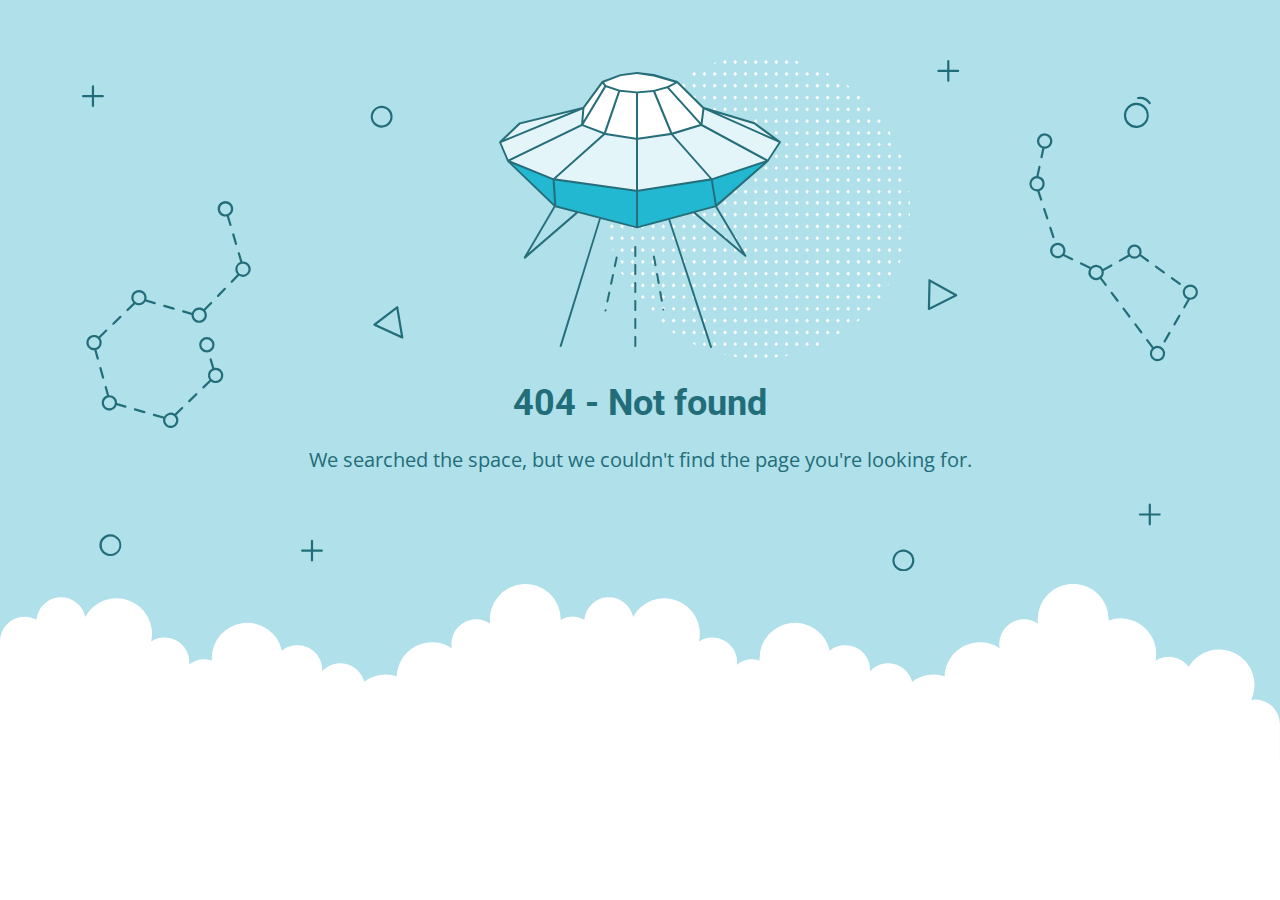
<file: blog-2.html>
<!DOCTYPE html>
<html lang="en">
<head>
    <meta charset="utf-8" />
    <meta name="viewport" content="width=device-width, initial-scale=1.0">
    <meta http-equiv="cache-control" content="no-store,max-age=0" />
    <meta name="robots" content="noindex" />
    <title>404 - Not found</title>
    <link href="https://fonts.googleapis.com/css?family=Open+Sans:400,700%7CRoboto:400,700" rel="stylesheet">
<style>
    * {
        box-sizing: border-box;
        -moz-box-sizing: border-box;
        -webkit-tap-highlight-color: transparent;
    }
    body {
        margin: 0;
        padding: 0;
        height: 100%;
        -webkit-text-size-adjust: 100%;
    }
    .fit-wide {
        position: relative;
        overflow: hidden;
        max-width: 1240px;
        margin: 0 auto;
        padding-top: 60px;
        padding-bottom: 60px;
        padding-left: 20px;
        padding-right: 20px;
    }
    .background-wrap { position: relative; }
    .background-wrap.cloud-blue { background-color: #b0e0e9; }
    .background-wrap.white { background-color: #fff; }
    .title { 
        position: relative; 
        text-align: center;
        margin: 20px auto 10px;
    }
    .title--regular { font-family: 'Roboto', Arial, sans-serif; }
    .title--size-large { font-size: 36px; line-height: 46px; }
    .title--size-semimedium { font-size: 20px; line-height: 28px; }
    .title--weight-normal { font-weight: 400; }
    .title--weight-bold { font-weight: 700; }
    .title--subtitle { 
        padding-bottom: 40px; 
        font-family: 'Open Sans', Arial ,sans-serif; 
        text-align: center;
    }
    .error h1,
    .error p { color: #226d7a; }
    .error--bg__cover {
        position: absolute;
        left: 0;
        right: 0;
        width: 90%;
        margin: 0 auto;
    }
    .error--shape__clouds svg {
        display: block;
    }
    .abstract-half-dot--circle {
        z-index: 0;
        position: absolute;
        left: 15em;
        right: 0;
        width: 300px;
        height: 300px;
        margin: 0 auto;
    }
    .icon-graphic {
        z-index: 1;
        position: relative;
        width: 300px;
        height: 300px;
        margin: 0 auto;
    }
    @media screen and (max-width: 767px) {
        .error--bg__cover { display: none; }
        .abstract-half-dot--circle { left: 0; }
    }
</style>
</head>
<body>
    <div id="container">
        <section class="error content background-wrap cloud-blue">
            <div class="fit-wide">
                <div class="error--bg__cover">
                    <svg id="acce7670-904f-4f8c-b867-68138c2f8c06" data-name="Layer 1" xmlns="http://www.w3.org/2000/svg" viewBox="0 0 1019 467"><title>404_bg</title><path d="M962.794,62.029a11.471,11.471,0,0,1-.656-22.923h0a11.471,11.471,0,0,1,1.327,22.9C963.24,62.023,963.017,62.029,962.794,62.029ZM962.253,41.1a9.47,9.47,0,1,0,10,8.906,9.481,9.481,0,0,0-10-8.906Z" fill="#1e6d7a"/><path d="M974.934,40.4a1,1,0,0,1-.836-.45,10.049,10.049,0,0,0-9.688-4.276A1,1,0,0,1,964.1,33.7a11.952,11.952,0,0,1,11.67,5.153,1,1,0,0,1-.834,1.549Z" fill="#1e6d7a"/><path d="M273.605,61.8a9.971,9.971,0,0,1-7.251-3.106h0a10.012,10.012,0,1,1,7.251,3.106Zm0-17.991a8,8,0,0,0-5.8,13.507h0a8,8,0,1,0,5.8-13.507Z" fill="#226d7a"/><path d="M26.007,453q-.131,0-.261,0a10.019,10.019,0,1,1,.261,0ZM26,435a8.042,8.042,0,1,0,.208,0C26.134,435,26.064,435,26,435Z" fill="#226d7a"/><path d="M750.007,467q-.13,0-.261,0a9.933,9.933,0,0,1-6.994-3.108h0a10,10,0,1,1,7.255,3.11Zm-.013-18a8,8,0,0,0-5.793,13.511h0a8,8,0,1,0,6-13.509C750.134,449,750.063,449,749.994,449Z" fill="#226d7a"/><path d="M292.416,254.312a1.013,1.013,0,0,1-.417-.09L266.634,242.6a1,1,0,0,1-.191-1.7L287.2,225a1,1,0,0,1,1.594.629l4.607,27.516a1,1,0,0,1-.986,1.165Zm-23.437-12.835,22.139,10.141L287.1,227.6Z" fill="#226d7a"/><path d="M773.316,228.33a1,1,0,0,1-1-1.022l.571-26.14a1,1,0,0,1,1.487-.851l24.356,13.607a1,1,0,0,1-.038,1.767l-24.926,12.532A1.006,1.006,0,0,1,773.316,228.33Zm1.535-25.456-.5,22.815,21.756-10.938Z" fill="#226d7a"/><path d="M136.509,150.348l-2.39-8.09a7.115,7.115,0,1,0-1.9.629l2.372,8.028a1,1,0,0,0,.959.717,1,1,0,0,0,.959-1.284ZM126,136a5,5,0,1,1,5,5A5.006,5.006,0,0,1,126,136Z" fill="#226d7a"/><path d="M137.141,159.545l2.55,8.632a1,1,0,0,0,.959.717,1.037,1.037,0,0,0,.284-.041,1,1,0,0,0,.675-1.243l-2.55-8.631a1,1,0,0,0-1.918.566Z" fill="#226d7a"/><path d="M129.751,208.226l-6.265,6.461a1,1,0,0,0,1.436,1.393l6.265-6.461a1,1,0,0,0-1.436-1.393Z" fill="#226d7a"/><path d="M92.076,230.463l7.936,2.293c0,.082-.012.162-.012.244a7,7,0,1,0,12.587-4.2l6.07-6.259a1,1,0,1,0-1.436-1.393l-6.052,6.242a6.978,6.978,0,0,0-10.8,3.386l-7.737-2.235a1,1,0,0,0-.555,1.922ZM107,228a5,5,0,1,1-5,5A5.006,5.006,0,0,1,107,228Z" fill="#226d7a"/><path d="M74.783,225.467l8.647,2.5a.989.989,0,0,0,.278.04,1,1,0,0,0,.276-1.962l-8.646-2.5a1,1,0,0,0-.555,1.922Z" fill="#226d7a"/><path d="M28.617,241.8a1,1,0,0,0,.7-.282l6.461-6.266a1,1,0,0,0-1.393-1.436l-6.461,6.266a1,1,0,0,0,.7,1.718Z" fill="#226d7a"/><path d="M19.257,291.006a1,1,0,0,0,.964-1.269L17.8,281.069a1,1,0,0,0-1.927.537l2.419,8.668A1,1,0,0,0,19.257,291.006Z" fill="#226d7a"/><path d="M13.216,264.635a6.979,6.979,0,0,0,3.394-10.8l6.242-6.052a1,1,0,1,0-1.393-1.435L15.2,252.413A7,7,0,1,0,11,265c.08,0,.158-.009.237-.012l2.219,7.95a1,1,0,0,0,1.927-.538ZM6,258a5,5,0,1,1,5,5A5.006,5.006,0,0,1,6,258Z" fill="#226d7a"/><path d="M39.924,315.537l-7.936-2.293c0-.082.012-.162.012-.244a7.008,7.008,0,0,0-7-7c-.08,0-.158.009-.237.012l-2.123-7.606a1,1,0,0,0-1.927.537l2.072,7.422a7,7,0,1,0,8.847,8.859l7.737,2.235a1.025,1.025,0,0,0,.278.039,1,1,0,0,0,.277-1.961ZM25,318a5,5,0,1,1,5-5A5.006,5.006,0,0,1,25,318Z" fill="#226d7a"/><path d="M57.217,320.532l-8.647-2.5a1,1,0,1,0-.554,1.922l8.646,2.5a1.03,1.03,0,0,0,.278.039,1,1,0,0,0,.277-1.961Z" fill="#226d7a"/><path d="M90.765,317.017,84.592,323a6.975,6.975,0,0,0-9.76,2.693.984.984,0,0,0-.323-.168l-8.646-2.5a1,1,0,0,0-.554,1.922l8.646,2.5a1,1,0,0,0,.216.031,7,7,0,1,0,11.98-3.2l6.006-5.825a1,1,0,1,0-1.392-1.435ZM81,334a5,5,0,1,1,5-5A5.006,5.006,0,0,1,81,334Z" fill="#226d7a"/><path d="M103.687,304.486l-6.461,6.266a1,1,0,0,0,1.393,1.436l6.461-6.266a1,1,0,0,0-1.393-1.436Z" fill="#226d7a"/><path d="M147,184c-.182,0-.361.014-.54.027l-2.3-7.786a1,1,0,1,0-1.918.567l2.263,7.66a6.977,6.977,0,0,0-2.643,11.269l-5.845,6.028a1,1,0,1,0,1.436,1.392L143.419,197A7,7,0,1,0,147,184Zm0,12a4.995,4.995,0,0,1-1.121-9.863,1.033,1.033,0,0,0,.155-.022c.015,0,.025-.016.04-.021A5,5,0,1,1,147,196Z" fill="#226d7a"/><path d="M52,224a7,7,0,0,0,5.984-3.386l8.153,2.356a1.025,1.025,0,0,0,.278.039,1,1,0,0,0,.276-1.961l-7.924-2.29a7,7,0,1,0-11.918,2.965l-6.006,5.824a1,1,0,1,0,1.392,1.436L48.408,223A6.952,6.952,0,0,0,52,224Zm0-12a5,5,0,1,1-5,5A5.006,5.006,0,0,1,52,212Z" fill="#226d7a"/><path d="M122,281a6.984,6.984,0,0,0-1.218.113l-2.362-8.03a1,1,0,0,0-1.919.564l2.381,8.1a6.972,6.972,0,0,0-2.492,10.427l-6.242,6.052a1,1,0,0,0,1.393,1.435l6.259-6.069A7,7,0,1,0,122,281Zm0,12a5,5,0,1,1,5-5A5.006,5.006,0,0,1,122,293Z" fill="#226d7a"/><path d="M121,260a7,7,0,1,0-7,7A7.008,7.008,0,0,0,121,260Zm-12,0a5,5,0,1,1,5,5A5.006,5.006,0,0,1,109,260Z" fill="#226d7a"/><path d="M886.983,162.773a1,1,0,0,0,.951-1.311l-2.8-8.555a1,1,0,0,0-1.9.621l2.8,8.555A1,1,0,0,0,886.983,162.773Z" fill="#226d7a"/><path d="M879.544,135.8a1,1,0,1,0-1.9.621l2.795,8.555a1,1,0,0,0,.951.69,1,1,0,0,0,.95-1.311Z" fill="#226d7a"/><path d="M904.543,181l-7.442-3.582a7.032,7.032,0,1,0-1.252,1.616l7.827,3.768a.981.981,0,0,0,.432.1,1,1,0,0,0,.435-1.9ZM891,179a5,5,0,1,1,5-5A5.006,5.006,0,0,1,891,179Z" fill="#226d7a"/><path d="M956.292,179.469a6.477,6.477,0,0,0,9.659-.268l6.739,4.9a1,1,0,1,0,1.176-1.617L967,177.492a6.5,6.5,0,1,0-11.811.4,1.064,1.064,0,0,0-.121.039l-7.852,4.4a1,1,0,0,0,.976,1.745l7.853-4.4A.985.985,0,0,0,956.292,179.469ZM961,170.5a4.5,4.5,0,1,1-4.5,4.5A4.505,4.505,0,0,1,961,170.5Z" fill="#226d7a"/><path d="M987.248,194.689a1,1,0,1,0,1.176-1.617l-7.278-5.294a1,1,0,0,0-1.176,1.618Z" fill="#226d7a"/><path d="M995.7,198.366a1,1,0,0,0-1.176,1.617l7.28,5.293a.986.986,0,0,0,.587.192,1,1,0,0,0,.588-1.809Z" fill="#226d7a"/><path d="M1002.5,232.72a1,1,0,0,0-1.366.365l-4.5,7.793a1,1,0,1,0,1.732,1l4.5-7.792A1,1,0,0,0,1002.5,232.72Z" fill="#226d7a"/><path d="M993.49,248.305a1,1,0,0,0-1.366.366l-4.5,7.793a1,1,0,0,0,1.733,1l4.5-7.793A1,1,0,0,0,993.49,248.305Z" fill="#226d7a"/><path d="M951.8,226.4a1,1,0,0,0-1.6,1.2l5.4,7.2a1,1,0,1,0,1.6-1.2Z" fill="#226d7a"/><path d="M962.6,240.8A1,1,0,0,0,961,242l5.4,7.2A1,1,0,0,0,968,248Z" fill="#226d7a"/><path d="M931.091,198.789a6.943,6.943,0,0,0,1.777-6.129l7.473-4.185a1,1,0,1,0-.977-1.745l-7.172,4.016a6.988,6.988,0,0,0-11.127-1.7.981.981,0,0,0-.3-.23l-8.11-3.9a1,1,0,1,0-.867,1.8l8.1,3.9a6.988,6.988,0,0,0,9.645,9.428L934,206a1,1,0,0,0,1.6-1.2ZM921,194a5,5,0,1,1,5,5A5.006,5.006,0,0,1,921,194Z" fill="#226d7a"/><path d="M941,212a1,1,0,0,0-1.6,1.2l5.4,7.2a1,1,0,1,0,1.6-1.2Z" fill="#226d7a"/><path d="M876.837,80.654l-1.7,7.937a1,1,0,0,0,.767,1.187,1.029,1.029,0,0,0,.211.022,1,1,0,0,0,.977-.79l1.718-8.02c.064,0,.126.01.19.01a7.013,7.013,0,1,0-2.163-.346ZM879,69a5,5,0,1,1-5,5A5.006,5.006,0,0,1,879,69Z" fill="#226d7a"/><path d="M879,113a7.012,7.012,0,0,0-5.58-6.855l1.786-8.335a1,1,0,0,0-1.955-.419L871.4,106.03A7,7,0,0,0,872,120c.091,0,.18-.01.271-.014l2.576,7.879a1,1,0,0,0,.95.69.985.985,0,0,0,.31-.05,1,1,0,0,0,.64-1.261l-2.492-7.624A7.007,7.007,0,0,0,879,113Zm-7,5a5,5,0,1,1,5-5A5.006,5.006,0,0,1,872,118Z" fill="#226d7a"/><path d="M1012,205a7,7,0,0,0-2.469,13.542l-3.9,6.75a1,1,0,1,0,1.732,1l4.227-7.314c.136.008.271.021.41.021a7,7,0,0,0,0-14Zm0,12a5,5,0,1,1,5-5A5.006,5.006,0,0,1,1012,217Z" fill="#226d7a"/><path d="M982,261a6.941,6.941,0,0,0-3.527.964L973.4,255.2a1,1,0,1,0-1.6,1.2l5.109,6.812A6.99,6.99,0,1,0,982,261Zm0,12a5,5,0,1,1,5-5A5.006,5.006,0,0,1,982,273Z" fill="#226d7a"/><path d="M19,32H11V24a1,1,0,0,0-2,0v8H1a1,1,0,0,0,0,2H9v8a1,1,0,0,0,2,0V34h8a1,1,0,0,0,0-2Z" fill="#206d7a"/><path d="M219,447h-8v-8a1,1,0,0,0-2,0v8h-8a1,1,0,0,0,0,2h8v8a1,1,0,0,0,2,0v-8h8a1,1,0,0,0,0-2Z" fill="#206d7a"/><path d="M984,414h-8v-8a1,1,0,0,0-2,0v8h-8a1,1,0,0,0,0,2h8v8a1,1,0,0,0,2,0v-8h8a1,1,0,0,0,0-2Z" fill="#206d7a"/><path d="M800,9h-8V1a1,1,0,0,0-2,0V9h-8a1,1,0,0,0,0,2h8v8a1,1,0,0,0,2,0V11h8a1,1,0,0,0,0-2Z" fill="#206d7a"/></svg>
                </div>
                <div>
                    <div class="abstract-half-dot--circle">
                        <svg id="a57f7293-9654-4013-9c82-7cad22fc3689" data-name="Layer 1" xmlns="http://www.w3.org/2000/svg" viewBox="0 0 300 298.181"><title>circle_dots</title><polygon points="145.742 133.848 147.581 131.734 145.742 129.621 143.904 131.734 145.742 133.848" fill="#fff"/><polygon points="145.742 122.041 147.581 119.928 145.742 117.814 143.904 119.928 145.742 122.041" fill="#fff"/><polygon points="145.742 110.235 147.581 108.122 145.742 106.008 143.904 108.122 145.742 110.235" fill="#fff"/><polygon points="145.742 98.429 147.581 96.316 145.742 94.202 143.904 96.316 145.742 98.429" fill="#fff"/><polygon points="145.742 86.624 147.581 84.51 145.742 82.396 143.904 84.51 145.742 86.624" fill="#fff"/><polygon points="156.015 129.621 154.177 131.734 156.015 133.848 157.854 131.734 156.015 129.621" fill="#fff"/><polygon points="156.015 117.814 154.177 119.928 156.015 122.041 157.854 119.928 156.015 117.814" fill="#fff"/><polygon points="156.015 106.008 154.177 108.122 156.015 110.235 157.854 108.122 156.015 106.008" fill="#fff"/><polygon points="156.015 94.202 154.177 96.316 156.015 98.429 157.854 96.316 156.015 94.202" fill="#fff"/><polygon points="156.015 82.396 154.177 84.51 156.015 86.624 157.854 84.51 156.015 82.396" fill="#fff"/><polygon points="166.288 129.621 164.45 131.734 166.288 133.848 168.13 131.734 166.288 129.621" fill="#fff"/><polygon points="166.288 117.814 164.45 119.928 166.288 122.041 168.13 119.928 166.288 117.814" fill="#fff"/><polygon points="166.288 106.008 164.45 108.122 166.288 110.235 168.13 108.122 166.288 106.008" fill="#fff"/><polygon points="166.288 94.202 164.45 96.316 166.288 98.429 168.13 96.316 166.288 94.202" fill="#fff"/><polygon points="168.128 84.51 166.288 82.396 164.45 84.51 166.288 86.624 168.128 84.51" fill="#fff"/><polygon points="176.563 129.621 174.724 131.734 176.563 133.848 178.401 131.734 176.563 129.621" fill="#fff"/><polygon points="176.563 117.814 174.724 119.928 176.563 122.041 178.401 119.928 176.563 117.814" fill="#fff"/><polygon points="176.563 106.008 174.724 108.122 176.563 110.235 178.401 108.122 176.563 106.008" fill="#fff"/><polygon points="176.563 94.202 174.724 96.316 176.563 98.429 178.401 96.316 176.563 94.202" fill="#fff"/><polygon points="176.563 82.396 174.724 84.51 176.563 86.624 178.401 84.51 176.563 82.396" fill="#fff"/><polygon points="186.835 129.621 184.997 131.734 186.835 133.848 188.674 131.734 186.835 129.621" fill="#fff"/><polygon points="186.835 117.814 184.997 119.928 186.835 122.041 188.674 119.928 186.835 117.814" fill="#fff"/><polygon points="186.835 106.008 184.997 108.122 186.835 110.235 188.674 108.122 186.835 106.008" fill="#fff"/><polygon points="186.835 94.202 184.997 96.316 186.835 98.429 188.674 96.316 186.835 94.202" fill="#fff"/><polygon points="186.835 82.396 184.997 84.51 186.835 86.624 188.674 84.51 186.835 82.396" fill="#fff"/><polygon points="197.11 129.621 195.268 131.734 197.11 133.848 198.948 131.734 197.11 129.621" fill="#fff"/><polygon points="197.11 117.814 195.268 119.928 197.11 122.041 198.948 119.928 197.11 117.814" fill="#fff"/><polygon points="197.11 106.008 195.268 108.122 197.11 110.235 198.948 108.122 197.11 106.008" fill="#fff"/><polygon points="197.11 94.202 195.268 96.316 197.11 98.429 198.948 96.316 197.11 94.202" fill="#fff"/><polygon points="197.11 82.396 195.27 84.51 197.11 86.624 198.948 84.51 197.11 82.396" fill="#fff"/><polygon points="207.383 129.621 205.545 131.734 207.383 133.848 209.221 131.734 207.383 129.621" fill="#fff"/><polygon points="207.383 117.814 205.545 119.928 207.383 122.041 209.221 119.928 207.383 117.814" fill="#fff"/><polygon points="207.383 106.008 205.545 108.122 207.383 110.235 209.221 108.122 207.383 106.008" fill="#fff"/><polygon points="207.383 94.202 205.545 96.316 207.383 98.429 209.221 96.316 207.383 94.202" fill="#fff"/><polygon points="207.383 82.396 205.545 84.51 207.383 86.624 209.221 84.51 207.383 82.396" fill="#fff"/><polygon points="217.656 129.621 215.817 131.734 217.656 133.848 219.497 131.734 217.656 129.621" fill="#fff"/><polygon points="217.656 117.814 215.817 119.928 217.656 122.041 219.497 119.928 217.656 117.814" fill="#fff"/><polygon points="217.656 106.008 215.817 108.122 217.656 110.235 219.497 108.122 217.656 106.008" fill="#fff"/><polygon points="217.656 94.202 215.817 96.316 217.656 98.429 219.497 96.316 217.656 94.202" fill="#fff"/><polygon points="219.496 84.51 217.656 82.396 215.817 84.51 217.656 86.624 219.496 84.51" fill="#fff"/><polygon points="227.93 129.621 226.092 131.734 227.93 133.848 229.769 131.734 227.93 129.621" fill="#fff"/><polygon points="227.93 117.814 226.092 119.928 227.93 122.041 229.769 119.928 227.93 117.814" fill="#fff"/><polygon points="227.93 106.008 226.092 108.122 227.93 110.235 229.769 108.122 227.93 106.008" fill="#fff"/><polygon points="227.93 94.202 226.092 96.316 227.93 98.429 229.769 96.316 227.93 94.202" fill="#fff"/><polygon points="227.93 82.396 226.092 84.51 227.93 86.624 229.769 84.51 227.93 82.396" fill="#fff"/><polygon points="238.203 129.621 236.365 131.734 238.203 133.848 240.042 131.734 238.203 129.621" fill="#fff"/><polygon points="238.203 117.814 236.365 119.928 238.203 122.041 240.042 119.928 238.203 117.814" fill="#fff"/><polygon points="238.203 106.008 236.365 108.122 238.203 110.235 240.042 108.122 238.203 106.008" fill="#fff"/><polygon points="238.203 94.202 236.365 96.316 238.203 98.429 240.042 96.316 238.203 94.202" fill="#fff"/><polygon points="238.203 82.396 236.365 84.51 238.203 86.624 240.042 84.51 238.203 82.396" fill="#fff"/><polygon points="248.478 133.848 250.316 131.734 248.478 129.621 246.636 131.734 248.478 133.848" fill="#fff"/><polygon points="248.478 122.041 250.316 119.928 248.478 117.814 246.636 119.928 248.478 122.041" fill="#fff"/><polygon points="248.478 110.235 250.316 108.122 248.478 106.008 246.636 108.122 248.478 110.235" fill="#fff"/><polygon points="248.478 98.429 250.316 96.316 248.478 94.202 246.636 96.316 248.478 98.429" fill="#fff"/><polygon points="246.638 84.51 248.478 86.624 250.316 84.51 248.478 82.396 246.638 84.51" fill="#fff"/><polygon points="258.751 129.621 256.912 131.734 258.751 133.848 260.589 131.734 258.751 129.621" fill="#fff"/><polygon points="258.751 117.814 256.912 119.928 258.751 122.041 260.589 119.928 258.751 117.814" fill="#fff"/><polygon points="258.751 106.008 256.912 108.122 258.751 110.235 260.589 108.122 258.751 106.008" fill="#fff"/><polygon points="258.751 94.202 256.912 96.316 258.751 98.429 260.589 96.316 258.751 94.202" fill="#fff"/><polygon points="258.751 82.396 256.912 84.51 258.751 86.624 260.589 84.51 258.751 82.396" fill="#fff"/><polygon points="269.023 129.621 267.185 131.734 269.023 133.848 270.865 131.734 269.023 129.621" fill="#fff"/><polygon points="269.023 117.814 267.185 119.928 269.023 122.041 270.865 119.928 269.023 117.814" fill="#fff"/><polygon points="269.023 106.008 267.185 108.122 269.023 110.235 270.865 108.122 269.023 106.008" fill="#fff"/><polygon points="269.023 94.202 267.185 96.316 269.023 98.429 270.865 96.316 269.023 94.202" fill="#fff"/><polygon points="270.863 84.51 269.023 82.396 267.185 84.51 269.023 86.624 270.863 84.51" fill="#fff"/><polygon points="145.742 75.064 147.581 72.95 145.742 70.837 143.904 72.95 145.742 75.064" fill="#fff"/><polygon points="145.742 63.258 147.581 61.144 145.742 59.031 143.904 61.144 145.742 63.258" fill="#fff"/><polygon points="145.742 51.452 147.581 49.338 145.742 47.225 143.904 49.338 145.742 51.452" fill="#fff"/><polygon points="145.742 39.646 147.581 37.532 145.742 35.419 143.904 37.532 145.742 39.646" fill="#fff"/><polygon points="145.742 27.84 147.581 25.726 145.742 23.612 143.904 25.726 145.742 27.84" fill="#fff"/><polygon points="147.581 13.92 145.742 11.806 143.904 13.92 145.742 16.033 147.581 13.92" fill="#fff"/><polygon points="143.904 2.114 145.742 4.227 147.581 2.114 145.742 0 143.904 2.114" fill="#fff"/><polygon points="156.015 70.837 154.177 72.95 156.015 75.064 157.854 72.95 156.015 70.837" fill="#fff"/><polygon points="156.015 59.031 154.177 61.144 156.015 63.258 157.854 61.144 156.015 59.031" fill="#fff"/><polygon points="156.015 47.225 154.177 49.338 156.015 51.452 157.854 49.338 156.015 47.225" fill="#fff"/><polygon points="156.015 35.419 154.177 37.532 156.015 39.646 157.854 37.532 156.015 35.419" fill="#fff"/><polygon points="156.015 23.612 154.177 25.726 156.015 27.84 157.854 25.726 156.015 23.612" fill="#fff"/><polygon points="156.015 11.806 154.177 13.92 156.015 16.033 157.854 13.92 156.015 11.806" fill="#fff"/><polygon points="156.015 0 154.177 2.114 156.015 4.227 157.854 2.114 156.015 0" fill="#fff"/><polygon points="166.288 70.837 164.45 72.95 166.288 75.064 168.13 72.95 166.288 70.837" fill="#fff"/><polygon points="166.288 59.031 164.45 61.144 166.288 63.258 168.13 61.144 166.288 59.031" fill="#fff"/><polygon points="166.288 47.225 164.45 49.338 166.288 51.452 168.13 49.338 166.288 47.225" fill="#fff"/><polygon points="166.288 35.419 164.45 37.532 166.288 39.646 168.13 37.532 166.288 35.419" fill="#fff"/><polygon points="166.288 23.612 164.45 25.726 166.288 27.84 168.13 25.726 166.288 23.612" fill="#fff"/><polygon points="166.288 11.806 164.45 13.92 166.288 16.033 168.13 13.92 166.288 11.806" fill="#fff"/><polygon points="166.288 0 164.45 2.114 166.288 4.227 168.13 2.114 166.288 0" fill="#fff"/><polygon points="176.563 70.837 174.724 72.95 176.563 75.064 178.401 72.95 176.563 70.837" fill="#fff"/><polygon points="176.563 59.031 174.724 61.144 176.563 63.258 178.401 61.144 176.563 59.031" fill="#fff"/><polygon points="176.563 47.225 174.724 49.338 176.563 51.452 178.401 49.338 176.563 47.225" fill="#fff"/><polygon points="176.563 35.419 174.724 37.532 176.563 39.646 178.401 37.532 176.563 35.419" fill="#fff"/><polygon points="176.563 23.612 174.724 25.726 176.563 27.84 178.401 25.726 176.563 23.612" fill="#fff"/><polygon points="176.563 11.806 174.724 13.92 176.563 16.033 178.401 13.92 176.563 11.806" fill="#fff"/><polygon points="176.563 0 174.724 2.114 176.563 4.227 178.401 2.114 176.563 0" fill="#fff"/><polygon points="186.835 70.837 184.997 72.95 186.835 75.064 188.674 72.95 186.835 70.837" fill="#fff"/><polygon points="186.835 59.031 184.997 61.144 186.835 63.258 188.674 61.144 186.835 59.031" fill="#fff"/><polygon points="186.835 47.225 184.997 49.338 186.835 51.452 188.674 49.338 186.835 47.225" fill="#fff"/><polygon points="186.835 35.419 184.997 37.532 186.835 39.646 188.674 37.532 186.835 35.419" fill="#fff"/><polygon points="186.835 23.612 184.997 25.726 186.835 27.84 188.674 25.726 186.835 23.612" fill="#fff"/><polygon points="186.835 11.806 184.997 13.92 186.835 16.033 188.674 13.92 186.835 11.806" fill="#fff"/><path d="M186.835,4.227l1.839-2.113-.31-.356c-.826-.225-1.651-.45-2.483-.661L185,2.114Z" fill="#fff"/><polygon points="197.11 70.837 195.268 72.95 197.11 75.064 198.948 72.95 197.11 70.837" fill="#fff"/><polygon points="197.11 59.031 195.268 61.144 197.11 63.258 198.948 61.144 197.11 59.031" fill="#fff"/><polygon points="197.11 47.225 195.268 49.338 197.11 51.452 198.948 49.338 197.11 47.225" fill="#fff"/><polygon points="197.11 35.419 195.268 37.532 197.11 39.646 198.948 37.532 197.11 35.419" fill="#fff"/><polygon points="197.11 23.612 195.268 25.726 197.11 27.84 198.948 25.726 197.11 23.612" fill="#fff"/><polygon points="197.11 11.806 195.268 13.92 197.11 16.033 198.948 13.92 197.11 11.806" fill="#fff"/><polygon points="207.383 70.837 205.545 72.95 207.383 75.064 209.221 72.95 207.383 70.837" fill="#fff"/><polygon points="207.383 59.031 205.545 61.144 207.383 63.258 209.221 61.144 207.383 59.031" fill="#fff"/><polygon points="207.383 47.225 205.545 49.338 207.383 51.452 209.221 49.338 207.383 47.225" fill="#fff"/><polygon points="207.383 35.419 205.545 37.532 207.383 39.646 209.221 37.532 207.383 35.419" fill="#fff"/><polygon points="207.383 23.612 205.545 25.726 207.383 27.84 209.221 25.726 207.383 23.612" fill="#fff"/><polygon points="207.383 11.806 205.545 13.92 207.383 16.033 209.221 13.92 207.383 11.806" fill="#fff"/><polygon points="217.656 70.837 215.817 72.95 217.656 75.064 219.497 72.95 217.656 70.837" fill="#fff"/><polygon points="217.656 59.031 215.817 61.144 217.656 63.258 219.497 61.144 217.656 59.031" fill="#fff"/><polygon points="217.656 47.225 215.817 49.338 217.656 51.452 219.497 49.338 217.656 47.225" fill="#fff"/><polygon points="217.656 35.419 215.817 37.532 217.656 39.646 219.497 37.532 217.656 35.419" fill="#fff"/><polygon points="217.656 23.612 215.817 25.726 217.656 27.84 219.497 25.726 217.656 23.612" fill="#fff"/><path d="M217.656,16.033l1.753-2.011c-.842-.445-1.685-.887-2.535-1.317l-1.057,1.215Z" fill="#fff"/><polygon points="227.93 70.837 226.092 72.95 227.93 75.064 229.769 72.95 227.93 70.837" fill="#fff"/><polygon points="227.93 59.031 226.092 61.144 227.93 63.258 229.769 61.144 227.93 59.031" fill="#fff"/><polygon points="227.93 47.225 226.092 49.338 227.93 51.452 229.769 49.338 227.93 47.225" fill="#fff"/><polygon points="227.93 35.419 226.092 37.532 227.93 39.646 229.769 37.532 227.93 35.419" fill="#fff"/><polygon points="227.93 23.612 226.092 25.726 227.93 27.84 229.769 25.726 227.93 23.612" fill="#fff"/><polygon points="238.203 70.837 236.365 72.95 238.203 75.064 240.042 72.95 238.203 70.837" fill="#fff"/><polygon points="238.203 59.031 236.365 61.144 238.203 63.258 240.042 61.144 238.203 59.031" fill="#fff"/><polygon points="238.203 47.225 236.365 49.338 238.203 51.452 240.042 49.338 238.203 47.225" fill="#fff"/><polygon points="238.203 35.419 236.365 37.532 238.203 39.646 240.042 37.532 238.203 35.419" fill="#fff"/><path d="M236.365,25.726,238.2,27.84l1.084-1.246c-.744-.555-1.5-1.1-2.25-1.641Z" fill="#fff"/><polygon points="248.478 75.064 250.316 72.95 248.478 70.837 246.636 72.95 248.478 75.064" fill="#fff"/><polygon points="248.478 63.258 250.316 61.144 248.478 59.031 246.636 61.144 248.478 63.258" fill="#fff"/><polygon points="250.316 49.338 248.478 47.225 246.636 49.338 248.478 51.452 250.316 49.338" fill="#fff"/><polygon points="246.636 37.532 248.478 39.646 250.316 37.532 248.478 35.419 246.636 37.532" fill="#fff"/><polygon points="258.751 70.837 256.912 72.95 258.751 75.064 260.589 72.95 258.751 70.837" fill="#fff"/><polygon points="258.751 59.031 256.912 61.144 258.751 63.258 260.589 61.144 258.751 59.031" fill="#fff"/><polygon points="258.751 47.225 256.912 49.338 258.751 51.452 260.589 49.338 258.751 47.225" fill="#fff"/><polygon points="269.023 70.837 267.185 72.95 269.023 75.064 270.865 72.95 269.023 70.837" fill="#fff"/><polygon points="269.023 59.031 267.185 61.144 269.023 63.258 270.865 61.144 269.023 59.031" fill="#fff"/><polygon points="279.445 129.621 277.607 131.734 279.445 133.848 281.284 131.734 279.445 129.621" fill="#fff"/><polygon points="279.445 117.814 277.607 119.928 279.445 122.041 281.284 119.928 279.445 117.814" fill="#fff"/><polygon points="279.445 106.008 277.607 108.122 279.445 110.235 281.284 108.122 279.445 106.008" fill="#fff"/><polygon points="279.445 94.202 277.607 96.316 279.445 98.429 281.284 96.316 279.445 94.202" fill="#fff"/><polygon points="279.445 82.396 277.607 84.51 279.445 86.624 281.284 84.51 279.445 82.396" fill="#fff"/><polygon points="289.718 129.621 287.88 131.734 289.718 133.848 291.56 131.734 289.718 129.621" fill="#fff"/><polygon points="289.718 117.814 287.88 119.928 289.718 122.041 291.56 119.928 289.718 117.814" fill="#fff"/><polygon points="289.718 106.008 287.88 108.122 289.718 110.235 291.56 108.122 289.718 106.008" fill="#fff"/><path d="M287.88,96.316l1.838,2.113,1.515-1.739c-.151-.422-.3-.846-.451-1.267L289.718,94.2Z" fill="#fff"/><path d="M299.092,130.656l-.938,1.078,1.192,1.37Q299.229,131.877,299.092,130.656Z" fill="#fff"/><path d="M279.445,75.064l1.241-1.427q-.721-1.278-1.466-2.541l-1.613,1.854Z" fill="#fff"/><polygon points="1.838 129.621 0 131.734 1.838 133.848 3.677 131.734 1.838 129.621" fill="#fff"/><polygon points="1.838 117.814 0 119.928 1.838 122.041 3.677 119.928 1.838 117.814" fill="#fff"/><path d="M1.838,110.235l1.839-2.113-1.534-1.764q-.456,1.6-.876,3.22Z" fill="#fff"/><polygon points="12.113 129.621 10.271 131.734 12.113 133.848 13.951 131.734 12.113 129.621" fill="#fff"/><polygon points="12.113 117.814 10.271 119.928 12.113 122.041 13.951 119.928 12.113 117.814" fill="#fff"/><polygon points="12.113 106.008 10.271 108.122 12.113 110.235 13.951 108.122 12.113 106.008" fill="#fff"/><polygon points="12.113 94.202 10.271 96.316 12.113 98.429 13.951 96.316 12.113 94.202" fill="#fff"/><polygon points="12.113 82.396 10.273 84.51 12.113 86.624 13.951 84.51 12.113 82.396" fill="#fff"/><polygon points="22.533 129.621 20.695 131.734 22.533 133.848 24.371 131.734 22.533 129.621" fill="#fff"/><polygon points="22.533 117.814 20.695 119.928 22.533 122.041 24.371 119.928 22.533 117.814" fill="#fff"/><polygon points="22.533 106.008 20.695 108.122 22.533 110.235 24.371 108.122 22.533 106.008" fill="#fff"/><polygon points="22.533 94.202 20.695 96.316 22.533 98.429 24.371 96.316 22.533 94.202" fill="#fff"/><polygon points="22.533 82.396 20.695 84.51 22.533 86.624 24.371 84.51 22.533 82.396" fill="#fff"/><polygon points="32.808 129.621 30.966 131.734 32.808 133.848 34.646 131.734 32.808 129.621" fill="#fff"/><polygon points="32.808 117.814 30.966 119.928 32.808 122.041 34.646 119.928 32.808 117.814" fill="#fff"/><polygon points="32.808 106.008 30.966 108.122 32.808 110.235 34.646 108.122 32.808 106.008" fill="#fff"/><polygon points="32.808 94.202 30.966 96.316 32.808 98.429 34.646 96.316 32.808 94.202" fill="#fff"/><polygon points="32.808 82.396 30.968 84.51 32.808 86.624 34.646 84.51 32.808 82.396" fill="#fff"/><polygon points="43.08 129.621 41.242 131.734 43.08 133.848 44.919 131.734 43.08 129.621" fill="#fff"/><polygon points="43.08 117.814 41.242 119.928 43.08 122.041 44.919 119.928 43.08 117.814" fill="#fff"/><polygon points="43.08 106.008 41.242 108.122 43.08 110.235 44.919 108.122 43.08 106.008" fill="#fff"/><polygon points="43.08 94.202 41.242 96.316 43.08 98.429 44.919 96.316 43.08 94.202" fill="#fff"/><polygon points="43.08 82.396 41.242 84.51 43.08 86.624 44.919 84.51 43.08 82.396" fill="#fff"/><polygon points="53.353 129.621 51.515 131.734 53.353 133.848 55.195 131.734 53.353 129.621" fill="#fff"/><polygon points="53.353 117.814 51.515 119.928 53.353 122.041 55.195 119.928 53.353 117.814" fill="#fff"/><polygon points="53.353 106.008 51.515 108.122 53.353 110.235 55.195 108.122 53.353 106.008" fill="#fff"/><polygon points="53.353 94.202 51.515 96.316 53.353 98.429 55.195 96.316 53.353 94.202" fill="#fff"/><polygon points="55.193 84.51 53.353 82.396 51.515 84.51 53.353 86.624 55.193 84.51" fill="#fff"/><polygon points="63.628 129.621 61.789 131.734 63.628 133.848 65.466 131.734 63.628 129.621" fill="#fff"/><polygon points="63.628 117.814 61.789 119.928 63.628 122.041 65.466 119.928 63.628 117.814" fill="#fff"/><polygon points="63.628 106.008 61.789 108.122 63.628 110.235 65.466 108.122 63.628 106.008" fill="#fff"/><polygon points="63.628 94.202 61.789 96.316 63.628 98.429 65.466 96.316 63.628 94.202" fill="#fff"/><polygon points="63.628 82.396 61.789 84.51 63.628 86.624 65.466 84.51 63.628 82.396" fill="#fff"/><polygon points="73.901 129.621 72.062 131.734 73.901 133.848 75.739 131.734 73.901 129.621" fill="#fff"/><polygon points="73.901 117.814 72.062 119.928 73.901 122.041 75.739 119.928 73.901 117.814" fill="#fff"/><polygon points="73.901 106.008 72.062 108.122 73.901 110.235 75.739 108.122 73.901 106.008" fill="#fff"/><polygon points="73.901 94.202 72.062 96.316 73.901 98.429 75.739 96.316 73.901 94.202" fill="#fff"/><polygon points="73.901 82.396 72.062 84.51 73.901 86.624 75.739 84.51 73.901 82.396" fill="#fff"/><polygon points="84.174 129.621 82.335 131.734 84.174 133.848 86.015 131.734 84.174 129.621" fill="#fff"/><polygon points="84.174 117.814 82.335 119.928 84.174 122.041 86.015 119.928 84.174 117.814" fill="#fff"/><polygon points="84.174 106.008 82.335 108.122 84.174 110.235 86.015 108.122 84.174 106.008" fill="#fff"/><polygon points="84.174 94.202 82.335 96.316 84.174 98.429 86.015 96.316 84.174 94.202" fill="#fff"/><polygon points="86.014 84.51 84.174 82.396 82.335 84.51 84.174 86.624 86.014 84.51" fill="#fff"/><polygon points="94.448 129.621 92.61 131.734 94.448 133.848 96.286 131.734 94.448 129.621" fill="#fff"/><polygon points="94.448 117.814 92.61 119.928 94.448 122.041 96.286 119.928 94.448 117.814" fill="#fff"/><polygon points="94.448 106.008 92.61 108.122 94.448 110.235 96.286 108.122 94.448 106.008" fill="#fff"/><polygon points="94.448 94.202 92.61 96.316 94.448 98.429 96.286 96.316 94.448 94.202" fill="#fff"/><polygon points="94.448 82.396 92.61 84.51 94.448 86.624 96.286 84.51 94.448 82.396" fill="#fff"/><polygon points="104.721 129.621 102.883 131.734 104.721 133.848 106.559 131.734 104.721 129.621" fill="#fff"/><polygon points="104.721 117.814 102.883 119.928 104.721 122.041 106.559 119.928 104.721 117.814" fill="#fff"/><polygon points="104.721 106.008 102.883 108.122 104.721 110.235 106.559 108.122 104.721 106.008" fill="#fff"/><polygon points="104.721 94.202 102.883 96.316 104.721 98.429 106.559 96.316 104.721 94.202" fill="#fff"/><polygon points="104.721 82.396 102.883 84.51 104.721 86.624 106.559 84.51 104.721 82.396" fill="#fff"/><polygon points="114.996 129.621 113.154 131.734 114.996 133.848 116.834 131.734 114.996 129.621" fill="#fff"/><polygon points="114.996 117.814 113.154 119.928 114.996 122.041 116.834 119.928 114.996 117.814" fill="#fff"/><polygon points="114.996 106.008 113.154 108.122 114.996 110.235 116.834 108.122 114.996 106.008" fill="#fff"/><polygon points="114.996 94.202 113.154 96.316 114.996 98.429 116.834 96.316 114.996 94.202" fill="#fff"/><polygon points="114.996 82.396 113.156 84.51 114.996 86.624 116.834 84.51 114.996 82.396" fill="#fff"/><polygon points="125.268 133.848 127.107 131.734 125.268 129.621 123.43 131.734 125.268 133.848" fill="#fff"/><polygon points="125.268 122.041 127.107 119.928 125.268 117.814 123.43 119.928 125.268 122.041" fill="#fff"/><polygon points="125.268 110.235 127.107 108.122 125.268 106.008 123.43 108.122 125.268 110.235" fill="#fff"/><polygon points="125.268 98.429 127.107 96.316 125.268 94.202 123.43 96.316 125.268 98.429" fill="#fff"/><polygon points="125.268 86.624 127.107 84.51 125.268 82.396 123.43 84.51 125.268 86.624" fill="#fff"/><polygon points="135.541 133.848 137.383 131.734 135.541 129.621 133.703 131.734 135.541 133.848" fill="#fff"/><polygon points="135.541 122.041 137.383 119.928 135.541 117.814 133.703 119.928 135.541 122.041" fill="#fff"/><polygon points="135.541 110.235 137.383 108.122 135.541 106.008 133.703 108.122 135.541 110.235" fill="#fff"/><polygon points="135.541 98.429 137.383 96.316 135.541 94.202 133.703 96.316 135.541 98.429" fill="#fff"/><polygon points="135.541 86.624 137.381 84.51 135.541 82.396 133.703 84.51 135.541 86.624" fill="#fff"/><polygon points="22.533 70.837 20.695 72.95 22.533 75.064 24.371 72.95 22.533 70.837" fill="#fff"/><path d="M22.533,63.258l1.838-2.114-.387-.445c-.55.779-1.1,1.559-1.634,2.349Z" fill="#fff"/><polygon points="32.808 70.837 30.966 72.95 32.808 75.064 34.646 72.95 32.808 70.837" fill="#fff"/><polygon points="32.808 59.031 30.966 61.144 32.808 63.258 34.646 61.144 32.808 59.031" fill="#fff"/><path d="M32.808,51.452l1.838-2.114-.9-1.037c-.616.7-1.222,1.416-1.825,2.132Z" fill="#fff"/><polygon points="43.08 70.837 41.242 72.95 43.08 75.064 44.919 72.95 43.08 70.837" fill="#fff"/><polygon points="43.08 59.031 41.242 61.144 43.08 63.258 44.919 61.144 43.08 59.031" fill="#fff"/><polygon points="43.08 47.225 41.242 49.338 43.08 51.452 44.919 49.338 43.08 47.225" fill="#fff"/><path d="M43.08,39.646l1.839-2.114-.342-.393q-1.016.947-2.015,1.911Z" fill="#fff"/><polygon points="53.353 70.837 51.515 72.95 53.353 75.064 55.195 72.95 53.353 70.837" fill="#fff"/><polygon points="53.353 59.031 51.515 61.144 53.353 63.258 55.195 61.144 53.353 59.031" fill="#fff"/><polygon points="53.353 47.225 51.515 49.338 53.353 51.452 55.195 49.338 53.353 47.225" fill="#fff"/><polygon points="53.353 35.419 51.515 37.532 53.353 39.646 55.195 37.532 53.353 35.419" fill="#fff"/><polygon points="63.628 70.837 61.789 72.95 63.628 75.064 65.466 72.95 63.628 70.837" fill="#fff"/><polygon points="63.628 59.031 61.789 61.144 63.628 63.258 65.466 61.144 63.628 59.031" fill="#fff"/><polygon points="63.628 47.225 61.789 49.338 63.628 51.452 65.466 49.338 63.628 47.225" fill="#fff"/><polygon points="63.628 35.419 61.789 37.532 63.628 39.646 65.466 37.532 63.628 35.419" fill="#fff"/><polygon points="63.628 23.612 61.789 25.726 63.628 27.84 65.466 25.726 63.628 23.612" fill="#fff"/><polygon points="73.901 70.837 72.062 72.95 73.901 75.064 75.739 72.95 73.901 70.837" fill="#fff"/><polygon points="73.901 59.031 72.062 61.144 73.901 63.258 75.739 61.144 73.901 59.031" fill="#fff"/><polygon points="73.901 47.225 72.062 49.338 73.901 51.452 75.739 49.338 73.901 47.225" fill="#fff"/><polygon points="73.901 35.419 72.062 37.532 73.901 39.646 75.739 37.532 73.901 35.419" fill="#fff"/><polygon points="73.901 23.612 72.062 25.726 73.901 27.84 75.739 25.726 73.901 23.612" fill="#fff"/><path d="M73.9,16.033l.476-.547c-.214.119-.429.237-.642.357Z" fill="#fff"/><polygon points="84.174 70.837 82.335 72.95 84.174 75.064 86.015 72.95 84.174 70.837" fill="#fff"/><polygon points="84.174 59.031 82.335 61.144 84.174 63.258 86.015 61.144 84.174 59.031" fill="#fff"/><polygon points="84.174 47.225 82.335 49.338 84.174 51.452 86.015 49.338 84.174 47.225" fill="#fff"/><polygon points="84.174 35.419 82.335 37.532 84.174 39.646 86.015 37.532 84.174 35.419" fill="#fff"/><polygon points="84.174 23.612 82.335 25.726 84.174 27.84 86.015 25.726 84.174 23.612" fill="#fff"/><polygon points="84.174 11.806 82.335 13.92 84.174 16.033 86.015 13.92 84.174 11.806" fill="#fff"/><polygon points="94.448 70.837 92.61 72.95 94.448 75.064 96.286 72.95 94.448 70.837" fill="#fff"/><polygon points="94.448 59.031 92.61 61.144 94.448 63.258 96.286 61.144 94.448 59.031" fill="#fff"/><polygon points="94.448 47.225 92.61 49.338 94.448 51.452 96.286 49.338 94.448 47.225" fill="#fff"/><polygon points="94.448 35.419 92.61 37.532 94.448 39.646 96.286 37.532 94.448 35.419" fill="#fff"/><polygon points="94.448 23.612 92.61 25.726 94.448 27.84 96.286 25.726 94.448 23.612" fill="#fff"/><polygon points="94.448 11.806 92.61 13.92 94.448 16.033 96.286 13.92 94.448 11.806" fill="#fff"/><polygon points="104.721 70.837 102.883 72.95 104.721 75.064 106.559 72.95 104.721 70.837" fill="#fff"/><polygon points="104.721 59.031 102.883 61.144 104.721 63.258 106.559 61.144 104.721 59.031" fill="#fff"/><polygon points="104.721 47.225 102.883 49.338 104.721 51.452 106.559 49.338 104.721 47.225" fill="#fff"/><polygon points="104.721 35.419 102.883 37.532 104.721 39.646 106.559 37.532 104.721 35.419" fill="#fff"/><polygon points="104.721 23.612 102.883 25.726 104.721 27.84 106.559 25.726 104.721 23.612" fill="#fff"/><polygon points="104.721 11.806 102.883 13.92 104.721 16.033 106.559 13.92 104.721 11.806" fill="#fff"/><path d="M104.721,4.227l1.759-2.022c-.937.266-1.868.545-2.8.828Z" fill="#fff"/><polygon points="114.996 70.837 113.154 72.95 114.996 75.064 116.834 72.95 114.996 70.837" fill="#fff"/><polygon points="114.996 59.031 113.154 61.144 114.996 63.258 116.834 61.144 114.996 59.031" fill="#fff"/><polygon points="114.996 47.225 113.154 49.338 114.996 51.452 116.834 49.338 114.996 47.225" fill="#fff"/><polygon points="114.996 35.419 113.154 37.532 114.996 39.646 116.834 37.532 114.996 35.419" fill="#fff"/><polygon points="114.996 23.612 113.154 25.726 114.996 27.84 116.834 25.726 114.996 23.612" fill="#fff"/><polygon points="114.996 11.806 113.154 13.92 114.996 16.033 116.834 13.92 114.996 11.806" fill="#fff"/><path d="M113.154,2.114,115,4.227l1.838-2.113-1.8-2.066-.1.023Z" fill="#fff"/><polygon points="125.268 75.064 127.107 72.95 125.268 70.837 123.43 72.95 125.268 75.064" fill="#fff"/><polygon points="125.268 63.258 127.107 61.144 125.268 59.031 123.43 61.144 125.268 63.258" fill="#fff"/><polygon points="125.268 51.452 127.107 49.338 125.268 47.225 123.43 49.338 125.268 51.452" fill="#fff"/><polygon points="125.268 39.646 127.107 37.532 125.268 35.419 123.43 37.532 125.268 39.646" fill="#fff"/><polygon points="125.268 27.84 127.107 25.726 125.268 23.612 123.43 25.726 125.268 27.84" fill="#fff"/><polygon points="125.268 16.033 127.107 13.92 125.268 11.806 123.43 13.92 125.268 16.033" fill="#fff"/><polygon points="127.107 2.114 125.268 0 123.43 2.114 125.268 4.227 127.107 2.114" fill="#fff"/><polygon points="135.541 75.064 137.383 72.95 135.541 70.837 133.703 72.95 135.541 75.064" fill="#fff"/><polygon points="135.541 63.258 137.383 61.144 135.541 59.031 133.703 61.144 135.541 63.258" fill="#fff"/><polygon points="135.541 51.452 137.383 49.338 135.541 47.225 133.703 49.338 135.541 51.452" fill="#fff"/><polygon points="135.541 39.646 137.383 37.532 135.541 35.419 133.703 37.532 135.541 39.646" fill="#fff"/><polygon points="135.541 27.84 137.383 25.726 135.541 23.612 133.703 25.726 135.541 27.84" fill="#fff"/><polygon points="135.541 16.033 137.383 13.92 135.541 11.806 133.703 13.92 135.541 16.033" fill="#fff"/><polygon points="137.383 2.114 135.541 0 133.703 2.114 135.541 4.227 137.383 2.114" fill="#fff"/><polygon points="145.742 286.348 147.581 284.234 145.742 282.121 143.904 284.234 145.742 286.348" fill="#fff"/><polygon points="145.742 274.542 147.581 272.428 145.742 270.315 143.904 272.428 145.742 274.542" fill="#fff"/><polygon points="145.742 262.736 147.581 260.622 145.742 258.509 143.904 260.622 145.742 262.736" fill="#fff"/><polygon points="145.742 250.929 147.581 248.815 145.742 246.702 143.904 248.815 145.742 250.929" fill="#fff"/><polygon points="145.742 239.123 147.581 237.01 145.742 234.896 143.904 237.01 145.742 239.123" fill="#fff"/><polygon points="154.177 284.234 156.015 286.348 157.854 284.234 156.015 282.121 154.177 284.234" fill="#fff"/><polygon points="156.015 270.315 154.177 272.428 156.015 274.542 157.854 272.428 156.015 270.315" fill="#fff"/><polygon points="156.015 258.509 154.177 260.622 156.015 262.736 157.854 260.622 156.015 258.509" fill="#fff"/><polygon points="156.015 246.702 154.177 248.815 156.015 250.929 157.854 248.815 156.015 246.702" fill="#fff"/><polygon points="156.015 234.896 154.177 237.01 156.015 239.123 157.854 237.01 156.015 234.896" fill="#fff"/><polygon points="164.45 284.234 166.288 286.348 168.13 284.234 166.288 282.121 164.45 284.234" fill="#fff"/><polygon points="166.288 270.315 164.45 272.428 166.288 274.542 168.13 272.428 166.288 270.315" fill="#fff"/><polygon points="166.288 258.509 164.45 260.622 166.288 262.736 168.13 260.622 166.288 258.509" fill="#fff"/><polygon points="166.288 246.702 164.45 248.815 166.288 250.929 168.13 248.815 166.288 246.702" fill="#fff"/><polygon points="166.288 234.896 164.45 237.01 166.288 239.123 168.13 237.01 166.288 234.896" fill="#fff"/><polygon points="174.724 284.234 176.563 286.348 178.401 284.234 176.563 282.121 174.724 284.234" fill="#fff"/><polygon points="176.563 270.315 174.724 272.428 176.563 274.542 178.401 272.428 176.563 270.315" fill="#fff"/><polygon points="176.563 258.509 174.724 260.622 176.563 262.736 178.401 260.622 176.563 258.509" fill="#fff"/><polygon points="176.563 246.702 174.724 248.815 176.563 250.929 178.401 248.815 176.563 246.702" fill="#fff"/><polygon points="176.563 234.896 174.724 237.01 176.563 239.123 178.401 237.01 176.563 234.896" fill="#fff"/><polygon points="184.997 284.234 186.835 286.348 188.674 284.234 186.835 282.121 184.997 284.234" fill="#fff"/><polygon points="186.835 270.315 184.997 272.428 186.835 274.542 188.674 272.428 186.835 270.315" fill="#fff"/><polygon points="186.835 258.509 184.997 260.622 186.835 262.736 188.674 260.622 186.835 258.509" fill="#fff"/><polygon points="186.835 246.702 184.997 248.815 186.835 250.929 188.674 248.815 186.835 246.702" fill="#fff"/><polygon points="186.835 234.896 184.997 237.01 186.835 239.123 188.674 237.01 186.835 234.896" fill="#fff"/><polygon points="195.268 284.234 197.11 286.348 198.948 284.234 197.11 282.121 195.268 284.234" fill="#fff"/><polygon points="197.11 270.315 195.268 272.428 197.11 274.542 198.948 272.428 197.11 270.315" fill="#fff"/><polygon points="197.11 258.509 195.268 260.622 197.11 262.736 198.948 260.622 197.11 258.509" fill="#fff"/><polygon points="197.11 246.702 195.268 248.815 197.11 250.929 198.948 248.815 197.11 246.702" fill="#fff"/><polygon points="197.11 234.896 195.268 237.01 197.11 239.123 198.948 237.01 197.11 234.896" fill="#fff"/><polygon points="205.545 284.234 207.383 286.348 209.221 284.234 207.383 282.121 205.545 284.234" fill="#fff"/><polygon points="207.383 270.315 205.545 272.428 207.383 274.542 209.221 272.428 207.383 270.315" fill="#fff"/><polygon points="207.383 258.509 205.545 260.622 207.383 262.736 209.221 260.622 207.383 258.509" fill="#fff"/><polygon points="207.383 246.702 205.545 248.815 207.383 250.929 209.221 248.815 207.383 246.702" fill="#fff"/><polygon points="207.383 234.896 205.545 237.01 207.383 239.123 209.221 237.01 207.383 234.896" fill="#fff"/><polygon points="215.817 272.428 217.656 274.542 219.497 272.428 217.656 270.315 215.817 272.428" fill="#fff"/><polygon points="217.656 258.509 215.817 260.622 217.656 262.736 219.497 260.622 217.656 258.509" fill="#fff"/><polygon points="217.656 246.702 215.817 248.815 217.656 250.929 219.497 248.815 217.656 246.702" fill="#fff"/><polygon points="217.656 234.896 215.817 237.01 217.656 239.123 219.497 237.01 217.656 234.896" fill="#fff"/><polygon points="226.092 272.428 227.93 274.542 229.769 272.428 227.93 270.315 226.092 272.428" fill="#fff"/><polygon points="227.93 258.509 226.092 260.622 227.93 262.736 229.769 260.622 227.93 258.509" fill="#fff"/><polygon points="227.93 246.702 226.092 248.815 227.93 250.929 229.769 248.815 227.93 246.702" fill="#fff"/><polygon points="227.93 234.896 226.092 237.01 227.93 239.123 229.769 237.01 227.93 234.896" fill="#fff"/><polygon points="236.365 260.622 238.203 262.736 240.042 260.622 238.203 258.509 236.365 260.622" fill="#fff"/><polygon points="238.203 246.702 236.365 248.815 238.203 250.929 240.042 248.815 238.203 246.702" fill="#fff"/><polygon points="238.203 234.896 236.365 237.01 238.203 239.123 240.042 237.01 238.203 234.896" fill="#fff"/><path d="M248.478,258.509l-1.842,2.113.929,1.067c.7-.6,1.391-1.22,2.081-1.837Z" fill="#fff"/><polygon points="248.478 250.929 250.316 248.815 248.478 246.702 246.636 248.815 248.478 250.929" fill="#fff"/><polygon points="248.478 239.123 250.316 237.01 248.478 234.896 246.636 237.01 248.478 239.123" fill="#fff"/><polygon points="260.589 248.815 258.751 246.702 256.912 248.815 258.751 250.929 260.589 248.815" fill="#fff"/><polygon points="256.912 237.01 258.751 239.123 260.589 237.01 258.751 234.896 256.912 237.01" fill="#fff"/><path d="M269.023,234.9l-1.838,2.114,1.766,2.03q.864-1.126,1.707-2.268Z" fill="#fff"/><polygon points="145.742 227.565 147.581 225.451 145.742 223.337 143.904 225.451 145.742 227.565" fill="#fff"/><polygon points="145.742 215.759 147.581 213.645 145.742 211.531 143.904 213.645 145.742 215.759" fill="#fff"/><polygon points="145.742 203.952 147.581 201.838 145.742 199.725 143.904 201.838 145.742 203.952" fill="#fff"/><polygon points="145.742 192.146 147.581 190.032 145.742 187.919 143.904 190.032 145.742 192.146" fill="#fff"/><polygon points="145.742 180.34 147.581 178.226 145.742 176.113 143.904 178.226 145.742 180.34" fill="#fff"/><polygon points="145.742 168.534 147.581 166.42 145.742 164.307 143.904 166.42 145.742 168.534" fill="#fff"/><polygon points="145.742 156.727 147.581 154.614 145.742 152.5 143.904 154.614 145.742 156.727" fill="#fff"/><polygon points="145.742 144.921 147.581 142.808 145.742 140.694 143.904 142.808 145.742 144.921" fill="#fff"/><polygon points="156.015 223.337 154.177 225.451 156.015 227.565 157.854 225.451 156.015 223.337" fill="#fff"/><polygon points="156.015 211.531 154.177 213.645 156.015 215.759 157.854 213.645 156.015 211.531" fill="#fff"/><polygon points="156.015 199.725 154.177 201.838 156.015 203.952 157.854 201.838 156.015 199.725" fill="#fff"/><polygon points="156.015 187.919 154.177 190.032 156.015 192.146 157.854 190.032 156.015 187.919" fill="#fff"/><polygon points="156.015 176.113 154.177 178.226 156.015 180.34 157.854 178.226 156.015 176.113" fill="#fff"/><polygon points="156.015 164.307 154.177 166.42 156.015 168.534 157.854 166.42 156.015 164.307" fill="#fff"/><polygon points="156.015 152.5 154.177 154.614 156.015 156.727 157.854 154.614 156.015 152.5" fill="#fff"/><polygon points="156.015 140.694 154.177 142.808 156.015 144.921 157.854 142.808 156.015 140.694" fill="#fff"/><polygon points="168.128 225.451 166.288 223.337 164.45 225.451 166.288 227.565 168.128 225.451" fill="#fff"/><polygon points="166.288 211.531 164.45 213.645 166.288 215.759 168.13 213.645 166.288 211.531" fill="#fff"/><polygon points="166.288 199.725 164.45 201.838 166.288 203.952 168.13 201.838 166.288 199.725" fill="#fff"/><polygon points="166.288 187.919 164.45 190.032 166.288 192.146 168.13 190.032 166.288 187.919" fill="#fff"/><polygon points="166.288 176.113 164.45 178.226 166.288 180.34 168.13 178.226 166.288 176.113" fill="#fff"/><polygon points="166.288 164.307 164.45 166.42 166.288 168.534 168.13 166.42 166.288 164.307" fill="#fff"/><polygon points="166.288 152.5 164.45 154.614 166.288 156.727 168.13 154.614 166.288 152.5" fill="#fff"/><polygon points="166.288 140.694 164.45 142.808 166.288 144.921 168.13 142.808 166.288 140.694" fill="#fff"/><polygon points="176.563 223.337 174.724 225.451 176.563 227.565 178.401 225.451 176.563 223.337" fill="#fff"/><polygon points="176.563 211.531 174.724 213.645 176.563 215.759 178.401 213.645 176.563 211.531" fill="#fff"/><polygon points="176.563 199.725 174.724 201.838 176.563 203.952 178.401 201.838 176.563 199.725" fill="#fff"/><polygon points="176.563 187.919 174.724 190.032 176.563 192.146 178.401 190.032 176.563 187.919" fill="#fff"/><polygon points="176.563 176.113 174.724 178.226 176.563 180.34 178.401 178.226 176.563 176.113" fill="#fff"/><polygon points="176.563 164.307 174.724 166.42 176.563 168.534 178.401 166.42 176.563 164.307" fill="#fff"/><polygon points="176.563 152.5 174.724 154.614 176.563 156.727 178.401 154.614 176.563 152.5" fill="#fff"/><polygon points="176.563 140.694 174.724 142.808 176.563 144.921 178.401 142.808 176.563 140.694" fill="#fff"/><polygon points="186.835 223.337 184.997 225.451 186.835 227.565 188.674 225.451 186.835 223.337" fill="#fff"/><polygon points="186.835 211.531 184.997 213.645 186.835 215.759 188.674 213.645 186.835 211.531" fill="#fff"/><polygon points="186.835 199.725 184.997 201.838 186.835 203.952 188.674 201.838 186.835 199.725" fill="#fff"/><polygon points="186.835 187.919 184.997 190.032 186.835 192.146 188.674 190.032 186.835 187.919" fill="#fff"/><polygon points="186.835 176.113 184.997 178.226 186.835 180.34 188.674 178.226 186.835 176.113" fill="#fff"/><polygon points="186.835 164.307 184.997 166.42 186.835 168.534 188.674 166.42 186.835 164.307" fill="#fff"/><polygon points="186.835 152.5 184.997 154.614 186.835 156.727 188.674 154.614 186.835 152.5" fill="#fff"/><polygon points="186.835 140.694 184.997 142.808 186.835 144.921 188.674 142.808 186.835 140.694" fill="#fff"/><polygon points="197.11 223.337 195.27 225.451 197.11 227.565 198.948 225.451 197.11 223.337" fill="#fff"/><polygon points="197.11 211.531 195.268 213.645 197.11 215.759 198.948 213.645 197.11 211.531" fill="#fff"/><polygon points="197.11 199.725 195.268 201.838 197.11 203.952 198.948 201.838 197.11 199.725" fill="#fff"/><polygon points="197.11 187.919 195.268 190.032 197.11 192.146 198.948 190.032 197.11 187.919" fill="#fff"/><polygon points="197.11 176.113 195.268 178.226 197.11 180.34 198.948 178.226 197.11 176.113" fill="#fff"/><polygon points="197.11 164.307 195.268 166.42 197.11 168.534 198.948 166.42 197.11 164.307" fill="#fff"/><polygon points="197.11 152.5 195.268 154.614 197.11 156.727 198.948 154.614 197.11 152.5" fill="#fff"/><polygon points="197.11 140.694 195.268 142.808 197.11 144.921 198.948 142.808 197.11 140.694" fill="#fff"/><polygon points="207.383 223.337 205.545 225.451 207.383 227.565 209.221 225.451 207.383 223.337" fill="#fff"/><polygon points="207.383 211.531 205.545 213.645 207.383 215.759 209.221 213.645 207.383 211.531" fill="#fff"/><polygon points="207.383 199.725 205.545 201.838 207.383 203.952 209.221 201.838 207.383 199.725" fill="#fff"/><polygon points="207.383 187.919 205.545 190.032 207.383 192.146 209.221 190.032 207.383 187.919" fill="#fff"/><polygon points="207.383 176.113 205.545 178.226 207.383 180.34 209.221 178.226 207.383 176.113" fill="#fff"/><polygon points="207.383 164.307 205.545 166.42 207.383 168.534 209.221 166.42 207.383 164.307" fill="#fff"/><polygon points="207.383 152.5 205.545 154.614 207.383 156.727 209.221 154.614 207.383 152.5" fill="#fff"/><polygon points="207.383 140.694 205.545 142.808 207.383 144.921 209.221 142.808 207.383 140.694" fill="#fff"/><polygon points="219.496 225.451 217.656 223.337 215.817 225.451 217.656 227.565 219.496 225.451" fill="#fff"/><polygon points="217.656 211.531 215.817 213.645 217.656 215.759 219.497 213.645 217.656 211.531" fill="#fff"/><polygon points="217.656 199.725 215.817 201.838 217.656 203.952 219.497 201.838 217.656 199.725" fill="#fff"/><polygon points="217.656 187.919 215.817 190.032 217.656 192.146 219.497 190.032 217.656 187.919" fill="#fff"/><polygon points="217.656 176.113 215.817 178.226 217.656 180.34 219.497 178.226 217.656 176.113" fill="#fff"/><polygon points="217.656 164.307 215.817 166.42 217.656 168.534 219.497 166.42 217.656 164.307" fill="#fff"/><polygon points="217.656 152.5 215.817 154.614 217.656 156.727 219.497 154.614 217.656 152.5" fill="#fff"/><polygon points="217.656 140.694 215.817 142.808 217.656 144.921 219.497 142.808 217.656 140.694" fill="#fff"/><polygon points="227.93 223.337 226.092 225.451 227.93 227.565 229.769 225.451 227.93 223.337" fill="#fff"/><polygon points="227.93 211.531 226.092 213.645 227.93 215.759 229.769 213.645 227.93 211.531" fill="#fff"/><polygon points="227.93 199.725 226.092 201.838 227.93 203.952 229.769 201.838 227.93 199.725" fill="#fff"/><polygon points="227.93 187.919 226.092 190.032 227.93 192.146 229.769 190.032 227.93 187.919" fill="#fff"/><polygon points="227.93 176.113 226.092 178.226 227.93 180.34 229.769 178.226 227.93 176.113" fill="#fff"/><polygon points="227.93 164.307 226.092 166.42 227.93 168.534 229.769 166.42 227.93 164.307" fill="#fff"/><polygon points="227.93 152.5 226.092 154.614 227.93 156.727 229.769 154.614 227.93 152.5" fill="#fff"/><polygon points="227.93 140.694 226.092 142.808 227.93 144.921 229.769 142.808 227.93 140.694" fill="#fff"/><polygon points="238.203 223.337 236.365 225.451 238.203 227.565 240.042 225.451 238.203 223.337" fill="#fff"/><polygon points="238.203 211.531 236.365 213.645 238.203 215.759 240.042 213.645 238.203 211.531" fill="#fff"/><polygon points="238.203 199.725 236.365 201.838 238.203 203.952 240.042 201.838 238.203 199.725" fill="#fff"/><polygon points="238.203 187.919 236.365 190.032 238.203 192.146 240.042 190.032 238.203 187.919" fill="#fff"/><polygon points="238.203 176.113 236.365 178.226 238.203 180.34 240.042 178.226 238.203 176.113" fill="#fff"/><polygon points="238.203 164.307 236.365 166.42 238.203 168.534 240.042 166.42 238.203 164.307" fill="#fff"/><polygon points="238.203 152.5 236.365 154.614 238.203 156.727 240.042 154.614 238.203 152.5" fill="#fff"/><polygon points="238.203 140.694 236.365 142.808 238.203 144.921 240.042 142.808 238.203 140.694" fill="#fff"/><polygon points="246.638 225.451 248.478 227.565 250.316 225.451 248.478 223.337 246.638 225.451" fill="#fff"/><polygon points="248.478 215.759 250.316 213.645 248.478 211.531 246.636 213.645 248.478 215.759" fill="#fff"/><polygon points="248.478 203.952 250.316 201.838 248.478 199.725 246.636 201.838 248.478 203.952" fill="#fff"/><polygon points="248.478 192.146 250.316 190.032 248.478 187.919 246.636 190.032 248.478 192.146" fill="#fff"/><polygon points="248.478 180.34 250.316 178.226 248.478 176.113 246.636 178.226 248.478 180.34" fill="#fff"/><polygon points="248.478 168.534 250.316 166.42 248.478 164.307 246.636 166.42 248.478 168.534" fill="#fff"/><polygon points="248.478 156.727 250.316 154.614 248.478 152.5 246.636 154.614 248.478 156.727" fill="#fff"/><polygon points="248.478 144.921 250.316 142.808 248.478 140.694 246.636 142.808 248.478 144.921" fill="#fff"/><polygon points="258.751 223.337 256.912 225.451 258.751 227.565 260.589 225.451 258.751 223.337" fill="#fff"/><polygon points="258.751 211.531 256.912 213.645 258.751 215.759 260.589 213.645 258.751 211.531" fill="#fff"/><polygon points="258.751 199.725 256.912 201.838 258.751 203.952 260.589 201.838 258.751 199.725" fill="#fff"/><polygon points="258.751 187.919 256.912 190.032 258.751 192.146 260.589 190.032 258.751 187.919" fill="#fff"/><polygon points="258.751 176.113 256.912 178.226 258.751 180.34 260.589 178.226 258.751 176.113" fill="#fff"/><polygon points="258.751 164.307 256.912 166.42 258.751 168.534 260.589 166.42 258.751 164.307" fill="#fff"/><polygon points="258.751 152.5 256.912 154.614 258.751 156.727 260.589 154.614 258.751 152.5" fill="#fff"/><polygon points="258.751 140.694 256.912 142.808 258.751 144.921 260.589 142.808 258.751 140.694" fill="#fff"/><polygon points="267.185 225.451 269.023 227.565 270.863 225.451 269.023 223.337 267.185 225.451" fill="#fff"/><polygon points="269.023 211.531 267.185 213.645 269.023 215.759 270.865 213.645 269.023 211.531" fill="#fff"/><polygon points="269.023 199.725 267.185 201.838 269.023 203.952 270.865 201.838 269.023 199.725" fill="#fff"/><polygon points="269.023 187.919 267.185 190.032 269.023 192.146 270.865 190.032 269.023 187.919" fill="#fff"/><polygon points="269.023 176.113 267.185 178.226 269.023 180.34 270.865 178.226 269.023 176.113" fill="#fff"/><polygon points="269.023 164.307 267.185 166.42 269.023 168.534 270.865 166.42 269.023 164.307" fill="#fff"/><polygon points="269.023 152.5 267.185 154.614 269.023 156.727 270.865 154.614 269.023 152.5" fill="#fff"/><polygon points="269.023 140.694 267.185 142.808 269.023 144.921 270.865 142.808 269.023 140.694" fill="#fff"/><path d="M279.445,223.337l-1.838,2.114.384.442c.508-.83,1-1.669,1.5-2.51Z" fill="#fff"/><polygon points="277.607 213.645 279.445 215.759 281.284 213.645 279.445 211.531 277.607 213.645" fill="#fff"/><polygon points="279.445 199.725 277.607 201.838 279.445 203.952 281.284 201.838 279.445 199.725" fill="#fff"/><polygon points="279.445 187.919 277.607 190.032 279.445 192.146 281.284 190.032 279.445 187.919" fill="#fff"/><polygon points="279.445 176.113 277.607 178.226 279.445 180.34 281.284 178.226 279.445 176.113" fill="#fff"/><polygon points="279.445 164.307 277.607 166.42 279.445 168.534 281.284 166.42 279.445 164.307" fill="#fff"/><polygon points="279.445 152.5 277.607 154.614 279.445 156.727 281.284 154.614 279.445 152.5" fill="#fff"/><polygon points="279.445 140.694 277.607 142.808 279.445 144.921 281.284 142.808 279.445 140.694" fill="#fff"/><path d="M289.718,199.725l-1.838,2.113,1.385,1.593c.389-.969.764-1.946,1.134-2.925Z" fill="#fff"/><polygon points="287.88 190.032 289.718 192.146 291.56 190.032 289.718 187.919 287.88 190.032" fill="#fff"/><polygon points="289.718 176.113 287.88 178.226 289.718 180.34 291.56 178.226 289.718 176.113" fill="#fff"/><polygon points="289.718 164.307 287.88 166.42 289.718 168.534 291.56 166.42 289.718 164.307" fill="#fff"/><polygon points="289.718 152.5 287.88 154.614 289.718 156.727 291.56 154.614 289.718 152.5" fill="#fff"/><polygon points="289.718 140.694 287.88 142.808 289.718 144.921 291.56 142.808 289.718 140.694" fill="#fff"/><path d="M298.154,166.42l.6.691c.07-.534.131-1.071.195-1.606Z" fill="#fff"/><path d="M298.154,154.614l1.6,1.843q.114-1.94.18-3.893Z" fill="#fff"/><path d="M298.154,142.808l1.839,2.113.007-.008q-.035-2.051-.122-4.087Z" fill="#fff"/><path d="M2.024,188.133c.267.952.547,1.9.832,2.843l.821-.944Z" fill="#fff"/><polygon points="3.677 178.226 1.838 176.113 0 178.226 1.838 180.34 3.677 178.226" fill="#fff"/><polygon points="0 166.42 1.838 168.534 3.677 166.42 1.838 164.307 0 166.42" fill="#fff"/><polygon points="1.838 152.5 0 154.614 1.838 156.727 3.677 154.614 1.838 152.5" fill="#fff"/><polygon points="1.838 140.694 0 142.808 1.838 144.921 3.677 142.808 1.838 140.694" fill="#fff"/><path d="M12.113,211.531l-.883,1.014c.434.9.882,1.8,1.334,2.7l1.387-1.595Z" fill="#fff"/><polygon points="10.271 201.838 12.113 203.952 13.951 201.838 12.113 199.725 10.271 201.838" fill="#fff"/><polygon points="12.113 187.919 10.271 190.032 12.113 192.146 13.951 190.032 12.113 187.919" fill="#fff"/><polygon points="12.113 176.113 10.271 178.226 12.113 180.34 13.951 178.226 12.113 176.113" fill="#fff"/><polygon points="12.113 164.307 10.271 166.42 12.113 168.534 13.951 166.42 12.113 164.307" fill="#fff"/><polygon points="12.113 152.5 10.271 154.614 12.113 156.727 13.951 154.614 12.113 152.5" fill="#fff"/><polygon points="12.113 140.694 10.271 142.808 12.113 144.921 13.951 142.808 12.113 140.694" fill="#fff"/><polygon points="30.966 237.01 32.808 239.123 34.646 237.01 32.808 234.896 30.966 237.01" fill="#fff"/><polygon points="44.919 248.815 43.08 246.702 41.242 248.815 43.08 250.929 44.919 248.815" fill="#fff"/><polygon points="41.242 237.01 43.08 239.123 44.919 237.01 43.08 234.896 41.242 237.01" fill="#fff"/><polygon points="51.515 260.622 53.353 262.736 55.195 260.622 53.353 258.509 51.515 260.622" fill="#fff"/><polygon points="53.353 246.702 51.515 248.815 53.353 250.929 55.195 248.815 53.353 246.702" fill="#fff"/><polygon points="53.353 234.896 51.515 237.01 53.353 239.123 55.195 237.01 53.353 234.896" fill="#fff"/><path d="M63.628,270.315l-1.4,1.609q1.152.791,2.32,1.56l.918-1.056Z" fill="#fff"/><polygon points="61.789 260.622 63.628 262.736 65.466 260.622 63.628 258.509 61.789 260.622" fill="#fff"/><polygon points="63.628 246.702 61.789 248.815 63.628 250.929 65.466 248.815 63.628 246.702" fill="#fff"/><polygon points="63.628 234.896 61.789 237.01 63.628 239.123 65.466 237.01 63.628 234.896" fill="#fff"/><polygon points="72.062 272.428 73.901 274.542 75.739 272.428 73.901 270.315 72.062 272.428" fill="#fff"/><polygon points="73.901 258.509 72.062 260.622 73.901 262.736 75.739 260.622 73.901 258.509" fill="#fff"/><polygon points="73.901 246.702 72.062 248.815 73.901 250.929 75.739 248.815 73.901 246.702" fill="#fff"/><polygon points="73.901 234.896 72.062 237.01 73.901 239.123 75.739 237.01 73.901 234.896" fill="#fff"/><path d="M84.174,282.121l-1.428,1.641q1.3.621,2.62,1.217l.649-.745Z" fill="#fff"/><polygon points="82.335 272.428 84.174 274.542 86.015 272.428 84.174 270.315 82.335 272.428" fill="#fff"/><polygon points="84.174 258.509 82.335 260.622 84.174 262.736 86.015 260.622 84.174 258.509" fill="#fff"/><polygon points="84.174 246.702 82.335 248.815 84.174 250.929 86.015 248.815 84.174 246.702" fill="#fff"/><polygon points="84.174 234.896 82.335 237.01 84.174 239.123 86.015 237.01 84.174 234.896" fill="#fff"/><polygon points="92.61 284.234 94.448 286.348 96.286 284.234 94.448 282.121 92.61 284.234" fill="#fff"/><polygon points="94.448 270.315 92.61 272.428 94.448 274.542 96.286 272.428 94.448 270.315" fill="#fff"/><polygon points="94.448 258.509 92.61 260.622 94.448 262.736 96.286 260.622 94.448 258.509" fill="#fff"/><polygon points="94.448 246.702 92.61 248.815 94.448 250.929 96.286 248.815 94.448 246.702" fill="#fff"/><polygon points="94.448 234.896 92.61 237.01 94.448 239.123 96.286 237.01 94.448 234.896" fill="#fff"/><polygon points="102.883 284.234 104.721 286.348 106.559 284.234 104.721 282.121 102.883 284.234" fill="#fff"/><polygon points="104.721 270.315 102.883 272.428 104.721 274.542 106.559 272.428 104.721 270.315" fill="#fff"/><polygon points="104.721 258.509 102.883 260.622 104.721 262.736 106.559 260.622 104.721 258.509" fill="#fff"/><polygon points="104.721 246.702 102.883 248.815 104.721 250.929 106.559 248.815 104.721 246.702" fill="#fff"/><polygon points="104.721 234.896 102.883 237.01 104.721 239.123 106.559 237.01 104.721 234.896" fill="#fff"/><polygon points="113.154 284.234 114.996 286.348 116.834 284.234 114.996 282.121 113.154 284.234" fill="#fff"/><polygon points="114.996 270.315 113.154 272.428 114.996 274.542 116.834 272.428 114.996 270.315" fill="#fff"/><polygon points="114.996 258.509 113.154 260.622 114.996 262.736 116.834 260.622 114.996 258.509" fill="#fff"/><polygon points="114.996 246.702 113.154 248.815 114.996 250.929 116.834 248.815 114.996 246.702" fill="#fff"/><polygon points="114.996 234.896 113.154 237.01 114.996 239.123 116.834 237.01 114.996 234.896" fill="#fff"/><polygon points="125.268 286.348 127.107 284.234 125.268 282.121 123.43 284.234 125.268 286.348" fill="#fff"/><polygon points="125.268 274.542 127.107 272.428 125.268 270.315 123.43 272.428 125.268 274.542" fill="#fff"/><polygon points="125.268 262.736 127.107 260.622 125.268 258.509 123.43 260.622 125.268 262.736" fill="#fff"/><polygon points="125.268 250.929 127.107 248.815 125.268 246.702 123.43 248.815 125.268 250.929" fill="#fff"/><polygon points="125.268 239.123 127.107 237.01 125.268 234.896 123.43 237.01 125.268 239.123" fill="#fff"/><polygon points="135.541 286.348 137.383 284.234 135.541 282.121 133.703 284.234 135.541 286.348" fill="#fff"/><polygon points="135.541 274.542 137.383 272.428 135.541 270.315 133.703 272.428 135.541 274.542" fill="#fff"/><polygon points="135.541 262.736 137.383 260.622 135.541 258.509 133.703 260.622 135.541 262.736" fill="#fff"/><polygon points="135.541 250.929 137.383 248.815 135.541 246.702 133.703 248.815 135.541 250.929" fill="#fff"/><polygon points="135.541 239.123 137.383 237.01 135.541 234.896 133.703 237.01 135.541 239.123" fill="#fff"/><polygon points="20.695 225.451 22.533 227.565 24.371 225.451 22.533 223.337 20.695 225.451" fill="#fff"/><polygon points="22.533 211.531 20.695 213.645 22.533 215.759 24.371 213.645 22.533 211.531" fill="#fff"/><polygon points="22.533 199.725 20.695 201.838 22.533 203.952 24.371 201.838 22.533 199.725" fill="#fff"/><polygon points="22.533 187.919 20.695 190.032 22.533 192.146 24.371 190.032 22.533 187.919" fill="#fff"/><polygon points="22.533 176.113 20.695 178.226 22.533 180.34 24.371 178.226 22.533 176.113" fill="#fff"/><polygon points="22.533 164.307 20.695 166.42 22.533 168.534 24.371 166.42 22.533 164.307" fill="#fff"/><polygon points="22.533 152.5 20.695 154.614 22.533 156.727 24.371 154.614 22.533 152.5" fill="#fff"/><polygon points="22.533 140.694 20.695 142.808 22.533 144.921 24.371 142.808 22.533 140.694" fill="#fff"/><polygon points="32.808 223.337 30.968 225.451 32.808 227.565 34.646 225.451 32.808 223.337" fill="#fff"/><polygon points="32.808 211.531 30.966 213.645 32.808 215.759 34.646 213.645 32.808 211.531" fill="#fff"/><polygon points="32.808 199.725 30.966 201.838 32.808 203.952 34.646 201.838 32.808 199.725" fill="#fff"/><polygon points="32.808 187.919 30.966 190.032 32.808 192.146 34.646 190.032 32.808 187.919" fill="#fff"/><polygon points="32.808 176.113 30.966 178.226 32.808 180.34 34.646 178.226 32.808 176.113" fill="#fff"/><polygon points="32.808 164.307 30.966 166.42 32.808 168.534 34.646 166.42 32.808 164.307" fill="#fff"/><polygon points="32.808 152.5 30.966 154.614 32.808 156.727 34.646 154.614 32.808 152.5" fill="#fff"/><polygon points="32.808 140.694 30.966 142.808 32.808 144.921 34.646 142.808 32.808 140.694" fill="#fff"/><polygon points="43.08 223.337 41.242 225.451 43.08 227.565 44.919 225.451 43.08 223.337" fill="#fff"/><polygon points="43.08 211.531 41.242 213.645 43.08 215.759 44.919 213.645 43.08 211.531" fill="#fff"/><polygon points="43.08 199.725 41.242 201.838 43.08 203.952 44.919 201.838 43.08 199.725" fill="#fff"/><polygon points="43.08 187.919 41.242 190.032 43.08 192.146 44.919 190.032 43.08 187.919" fill="#fff"/><polygon points="43.08 176.113 41.242 178.226 43.08 180.34 44.919 178.226 43.08 176.113" fill="#fff"/><polygon points="43.08 164.307 41.242 166.42 43.08 168.534 44.919 166.42 43.08 164.307" fill="#fff"/><polygon points="43.08 152.5 41.242 154.614 43.08 156.727 44.919 154.614 43.08 152.5" fill="#fff"/><polygon points="43.08 140.694 41.242 142.808 43.08 144.921 44.919 142.808 43.08 140.694" fill="#fff"/><polygon points="55.193 225.451 53.353 223.337 51.515 225.451 53.353 227.565 55.193 225.451" fill="#fff"/><polygon points="53.353 211.531 51.515 213.645 53.353 215.759 55.195 213.645 53.353 211.531" fill="#fff"/><polygon points="53.353 199.725 51.515 201.838 53.353 203.952 55.195 201.838 53.353 199.725" fill="#fff"/><polygon points="53.353 187.919 51.515 190.032 53.353 192.146 55.195 190.032 53.353 187.919" fill="#fff"/><polygon points="53.353 176.113 51.515 178.226 53.353 180.34 55.195 178.226 53.353 176.113" fill="#fff"/><polygon points="53.353 164.307 51.515 166.42 53.353 168.534 55.195 166.42 53.353 164.307" fill="#fff"/><polygon points="53.353 152.5 51.515 154.614 53.353 156.727 55.195 154.614 53.353 152.5" fill="#fff"/><polygon points="53.353 140.694 51.515 142.808 53.353 144.921 55.195 142.808 53.353 140.694" fill="#fff"/><polygon points="63.628 223.337 61.789 225.451 63.628 227.565 65.466 225.451 63.628 223.337" fill="#fff"/><polygon points="63.628 211.531 61.789 213.645 63.628 215.759 65.466 213.645 63.628 211.531" fill="#fff"/><polygon points="63.628 199.725 61.789 201.838 63.628 203.952 65.466 201.838 63.628 199.725" fill="#fff"/><polygon points="63.628 187.919 61.789 190.032 63.628 192.146 65.466 190.032 63.628 187.919" fill="#fff"/><polygon points="63.628 176.113 61.789 178.226 63.628 180.34 65.466 178.226 63.628 176.113" fill="#fff"/><polygon points="63.628 164.307 61.789 166.42 63.628 168.534 65.466 166.42 63.628 164.307" fill="#fff"/><polygon points="63.628 152.5 61.789 154.614 63.628 156.727 65.466 154.614 63.628 152.5" fill="#fff"/><polygon points="63.628 140.694 61.789 142.808 63.628 144.921 65.466 142.808 63.628 140.694" fill="#fff"/><polygon points="73.901 223.337 72.062 225.451 73.901 227.565 75.739 225.451 73.901 223.337" fill="#fff"/><polygon points="73.901 211.531 72.062 213.645 73.901 215.759 75.739 213.645 73.901 211.531" fill="#fff"/><polygon points="73.901 199.725 72.062 201.838 73.901 203.952 75.739 201.838 73.901 199.725" fill="#fff"/><polygon points="73.901 187.919 72.062 190.032 73.901 192.146 75.739 190.032 73.901 187.919" fill="#fff"/><polygon points="73.901 176.113 72.062 178.226 73.901 180.34 75.739 178.226 73.901 176.113" fill="#fff"/><polygon points="73.901 164.307 72.062 166.42 73.901 168.534 75.739 166.42 73.901 164.307" fill="#fff"/><polygon points="73.901 152.5 72.062 154.614 73.901 156.727 75.739 154.614 73.901 152.5" fill="#fff"/><polygon points="73.901 140.694 72.062 142.808 73.901 144.921 75.739 142.808 73.901 140.694" fill="#fff"/><polygon points="86.014 225.451 84.174 223.337 82.335 225.451 84.174 227.565 86.014 225.451" fill="#fff"/><polygon points="84.174 211.531 82.335 213.645 84.174 215.759 86.015 213.645 84.174 211.531" fill="#fff"/><polygon points="84.174 199.725 82.335 201.838 84.174 203.952 86.015 201.838 84.174 199.725" fill="#fff"/><polygon points="84.174 187.919 82.335 190.032 84.174 192.146 86.015 190.032 84.174 187.919" fill="#fff"/><polygon points="84.174 176.113 82.335 178.226 84.174 180.34 86.015 178.226 84.174 176.113" fill="#fff"/><polygon points="84.174 164.307 82.335 166.42 84.174 168.534 86.015 166.42 84.174 164.307" fill="#fff"/><polygon points="84.174 152.5 82.335 154.614 84.174 156.727 86.015 154.614 84.174 152.5" fill="#fff"/><polygon points="84.174 140.694 82.335 142.808 84.174 144.921 86.015 142.808 84.174 140.694" fill="#fff"/><polygon points="94.448 223.337 92.61 225.451 94.448 227.565 96.286 225.451 94.448 223.337" fill="#fff"/><polygon points="94.448 211.531 92.61 213.645 94.448 215.759 96.286 213.645 94.448 211.531" fill="#fff"/><polygon points="94.448 199.725 92.61 201.838 94.448 203.952 96.286 201.838 94.448 199.725" fill="#fff"/><polygon points="94.448 187.919 92.61 190.032 94.448 192.146 96.286 190.032 94.448 187.919" fill="#fff"/><polygon points="94.448 176.113 92.61 178.226 94.448 180.34 96.286 178.226 94.448 176.113" fill="#fff"/><polygon points="94.448 164.307 92.61 166.42 94.448 168.534 96.286 166.42 94.448 164.307" fill="#fff"/><polygon points="94.448 152.5 92.61 154.614 94.448 156.727 96.286 154.614 94.448 152.5" fill="#fff"/><polygon points="94.448 140.694 92.61 142.808 94.448 144.921 96.286 142.808 94.448 140.694" fill="#fff"/><polygon points="104.721 223.337 102.883 225.451 104.721 227.565 106.559 225.451 104.721 223.337" fill="#fff"/><polygon points="104.721 211.531 102.883 213.645 104.721 215.759 106.559 213.645 104.721 211.531" fill="#fff"/><polygon points="104.721 199.725 102.883 201.838 104.721 203.952 106.559 201.838 104.721 199.725" fill="#fff"/><polygon points="104.721 187.919 102.883 190.032 104.721 192.146 106.559 190.032 104.721 187.919" fill="#fff"/><polygon points="104.721 176.113 102.883 178.226 104.721 180.34 106.559 178.226 104.721 176.113" fill="#fff"/><polygon points="104.721 164.307 102.883 166.42 104.721 168.534 106.559 166.42 104.721 164.307" fill="#fff"/><polygon points="104.721 152.5 102.883 154.614 104.721 156.727 106.559 154.614 104.721 152.5" fill="#fff"/><polygon points="104.721 140.694 102.883 142.808 104.721 144.921 106.559 142.808 104.721 140.694" fill="#fff"/><polygon points="114.996 223.337 113.156 225.451 114.996 227.565 116.834 225.451 114.996 223.337" fill="#fff"/><polygon points="114.996 211.531 113.154 213.645 114.996 215.759 116.834 213.645 114.996 211.531" fill="#fff"/><polygon points="114.996 199.725 113.154 201.838 114.996 203.952 116.834 201.838 114.996 199.725" fill="#fff"/><polygon points="114.996 187.919 113.154 190.032 114.996 192.146 116.834 190.032 114.996 187.919" fill="#fff"/><polygon points="114.996 176.113 113.154 178.226 114.996 180.34 116.834 178.226 114.996 176.113" fill="#fff"/><polygon points="114.996 164.307 113.154 166.42 114.996 168.534 116.834 166.42 114.996 164.307" fill="#fff"/><polygon points="114.996 152.5 113.154 154.614 114.996 156.727 116.834 154.614 114.996 152.5" fill="#fff"/><polygon points="114.996 140.694 113.154 142.808 114.996 144.921 116.834 142.808 114.996 140.694" fill="#fff"/><polygon points="125.268 227.565 127.107 225.451 125.268 223.337 123.43 225.451 125.268 227.565" fill="#fff"/><polygon points="125.268 215.759 127.107 213.645 125.268 211.531 123.43 213.645 125.268 215.759" fill="#fff"/><polygon points="125.268 203.952 127.107 201.838 125.268 199.725 123.43 201.838 125.268 203.952" fill="#fff"/><polygon points="125.268 192.146 127.107 190.032 125.268 187.919 123.43 190.032 125.268 192.146" fill="#fff"/><polygon points="125.268 180.34 127.107 178.226 125.268 176.113 123.43 178.226 125.268 180.34" fill="#fff"/><polygon points="125.268 168.534 127.107 166.42 125.268 164.307 123.43 166.42 125.268 168.534" fill="#fff"/><polygon points="125.268 156.727 127.107 154.614 125.268 152.5 123.43 154.614 125.268 156.727" fill="#fff"/><polygon points="125.268 144.921 127.107 142.808 125.268 140.694 123.43 142.808 125.268 144.921" fill="#fff"/><polygon points="135.541 227.565 137.381 225.451 135.541 223.337 133.703 225.451 135.541 227.565" fill="#fff"/><polygon points="135.541 215.759 137.383 213.645 135.541 211.531 133.703 213.645 135.541 215.759" fill="#fff"/><polygon points="135.541 203.952 137.383 201.838 135.541 199.725 133.703 201.838 135.541 203.952" fill="#fff"/><polygon points="135.541 192.146 137.383 190.032 135.541 187.919 133.703 190.032 135.541 192.146" fill="#fff"/><polygon points="135.541 180.34 137.383 178.226 135.541 176.113 133.703 178.226 135.541 180.34" fill="#fff"/><polygon points="135.541 168.534 137.383 166.42 135.541 164.307 133.703 166.42 135.541 168.534" fill="#fff"/><polygon points="135.541 156.727 137.383 154.614 135.541 152.5 133.703 154.614 135.541 156.727" fill="#fff"/><polygon points="135.541 144.921 137.383 142.808 135.541 140.694 133.703 142.808 135.541 144.921" fill="#fff"/><polygon points="145.742 298.181 147.581 296.068 145.742 293.955 143.904 296.068 145.742 298.181" fill="#fff"/><polygon points="157.854 296.068 156.015 293.955 154.177 296.068 156.015 298.181 157.854 296.068" fill="#fff"/><path d="M166.288,293.955l-1.838,2.113,1.255,1.443c.432-.049.865-.094,1.295-.147l1.13-1.3Z" fill="#fff"/><path d="M176.563,293.955l-1.839,2.113.113.13c1.058-.186,2.11-.387,3.159-.595Z" fill="#fff"/><path d="M115,293.955l-.67.768c.547.125,1.1.239,1.649.357Z" fill="#fff"/><path d="M125.268,293.955l-1.838,2.113.431.5q1.239.2,2.486.379l.76-.874Z" fill="#fff"/><path d="M135.541,293.955l-1.838,2.113,1.65,1.9.35.031,1.68-1.928Z" fill="#fff"/></svg>
                    </div>
                    <div class="icon-graphic">
                        <svg version="1.1" id="b234513d-0f22-4529-9071-6c8a40ad7de0"
                             xmlns="http://www.w3.org/2000/svg" xmlns:xlink="http://www.w3.org/1999/xlink" x="0px" y="0px" viewBox="0 0 300 300"
                             style="enable-background:new 0 0 300 300;" xml:space="preserve">
                        <style type="text/css">
                            .st0{fill:#22B8D1;}
                            .st1{fill:#E4F5FA;}
                            .st2{fill:#FFFFFF;}
                            .st3{fill:#256E7A;}
                        </style>
                        <title>404_graphic</title>
                        <polygon class="st0" points="64.9,146.1 17.8,100.8 63.6,119.3 147,130.9 221.7,119.3 277.9,100.8 226,146.1 147,167.5 "/>
                        <polygon class="st1" points="115.4,25.9 129.4,30.6 147,32.4 163.8,31.1 177.5,27.2 187.2,22 163.8,15.2 147,13 130.6,15.2 
                            112.4,22 "/>
                        <polygon class="st1" points="93.4,48 29.9,63.4 10,82.2 17.8,100.8 63.6,119.3 147,130.9 221.7,119.3 277.9,100.8 290,82.2 
                            264.5,63.4 213.5,48 211.4,64.9 181.5,73.9 147,78.9 115.4,73.9 92.1,64.9 "/>
                        <polygon class="st2" points="147,13 130.6,15.2 112.4,22 93.4,48 92.1,64.9 115.4,73.9 147,78.9 181.5,73.9 211.4,64.9 213.5,48 
                            187.2,22 163.8,15.6 "/>
                        <path class="st3" d="M290.9,82.5c0-0.1,0.1-0.2,0-0.4c0-0.1,0-0.1,0-0.2s0-0.1-0.1-0.2c0-0.1-0.1-0.1-0.1-0.2s-0.1-0.1-0.1-0.1
                            s0,0-0.1-0.1L265,62.4c-0.1-0.1-0.2-0.1-0.3-0.2L214,47.1l-26.1-25.8c0,0-0.1,0-0.1-0.1c0,0-0.1,0-0.1-0.1c-0.1,0-0.1-0.1-0.2-0.1
                            l0,0l-23.4-6.9c-0.1,0-0.1,0-0.2,0L147.1,12c-0.1,0-0.2,0-0.3,0l-16.4,2.2c-0.1,0-0.2,0-0.2,0.1L112,21.1c-0.1,0.1-0.2,0.1-0.3,0.2
                            c0,0,0,0-0.1,0.1s0,0-0.1,0.1L92.8,47.1L29.6,62.4c-0.2,0-0.3,0.1-0.5,0.2L9.3,81.5l0,0c0,0,0,0,0,0.1c-0.1,0.1-0.1,0.1-0.2,0.2v0.1
                            c0,0.1,0,0.2,0,0.2v0.1c0,0.1,0,0.2,0.1,0.3l0,0l0,0l0,0l7.8,18.6l0,0c0,0.1,0.1,0.2,0.2,0.3c0,0,0,0,0,0.1l0,0l46.5,44.7
                            l-29.8,50.9c-0.3,0.5-0.1,1.1,0.4,1.4c0.4,0.2,0.8,0.2,1.2-0.1l52.4-45.1c0.1-0.1,0.1-0.1,0.2-0.2l21,5.5L69.7,285.7
                            c-0.2,0.5,0.1,1.1,0.7,1.2l0,0c0.1,0,0.2,0,0.3,0c0.4,0,0.8-0.3,1-0.7l39.1-127.3l36,9.4c0.1,0,0.2,0,0.3,0s0.2,0,0.3,0l31-8.4
                            L220,287.3c0.2,0.5,0.7,0.8,1.3,0.6c0.5-0.2,0.8-0.7,0.6-1.3l-41.7-127.1l23.2-6.3l0,0l51.4,43.4c0.4,0.4,1.1,0.3,1.4-0.1
                            c0.3-0.3,0.3-0.8,0.1-1.1l-29.2-49l51.4-44.9l0,0l0.1-0.1c0,0,0,0,0-0.1l12.1-18.6c0,0,0,0,0-0.1C290.7,82.6,290.7,82.5,290.9,82.5
                            C290.9,82.6,290.9,82.6,290.9,82.5z M148,166.2v-34.4l72.9-11.3l4,24.9L148,166.2z M66.3,145.4l-1.6-24.9l81.3,11.3v34.4L66.3,145.4
                            z M112.4,23.7l1.9,2.4L93.4,60.7l1-12.4L112.4,23.7z M128.1,31.3l-14.1,41l-20.5-7.9L116,27.2L128.1,31.3z M163.2,32.1l16.9,41
                            L148,77.7V33.3L163.2,32.1z M187,23.3l25.5,25.1l-1.8,14.2l-31.6-35.1L187,23.3z M115.1,74.8c0.1,0,0.1,0,0.2,0.1l30.7,4.8v50.1
                            l-80.1-11.2L115.1,74.8L115.1,74.8z M148,79.7l33.2-4.8l38.6,43.6L148,129.8V79.7z M92.1,66l20.8,8.1l-49.6,44.1l-42.8-17.4L92.1,66
                            z M222,118.2l-38.7-43.7l27.9-8.5l64.1,34.6L222,118.2z M177.2,28.3l32.4,36l-27.4,8.3l-16.9-41L177.2,28.3z M146,77.7L116,73
                            l14.1-41.3l15.9,1.6V77.7z M91.1,64.2L18.4,99.6l-7.1-16.8l81-33.3L91.1,64.2z M62.6,120l1.5,24l-42-40.3L62.6,120z M277.6,99.5
                            l-65.1-35.2l1.9-14.9l74.2,33.2L277.6,99.5z M282,77.6l-53.8-24.1L264,64.3L282,77.6z M147,14l16.6,2.6l20.9,5.8l-7.4,3.9L163.8,30
                            c-0.1,0-0.2,0-0.3,0.1l-16.4,1.3H147h-0.1l-17.3-1.7l-13.3-4.5l-0.1-0.1c-0.1,0-0.1-0.1-0.2-0.1l-1.9-2.5l16.8-6.4L147,14z
                             M30.4,64.3l50.3-12.2L14.6,79.3L30.4,64.3z M38.5,193l26.8-45.7l20.2,5.3L38.5,193z M205.7,152.6l19.6-5.3l26.2,44L205.7,152.6z
                             M226.7,144.1l-3.9-24.1l50.7-16.7L226.7,144.1z"/>
                        <path class="st3" d="M145.3,287.1c-0.6,0-1-0.4-1-1v-9c0-0.6,0.4-1,1-1s1,0.4,1,1v9C146.3,286.7,145.9,287.1,145.3,287.1z
                             M145.3,269.1c-0.6,0-1-0.4-1-1v-9c0-0.6,0.4-1,1-1s1,0.4,1,1v9C146.3,268.7,145.9,269.1,145.3,269.1z M145.3,251.1
                            c-0.6,0-1-0.4-1-1v-9c0-0.6,0.4-1,1-1s1,0.4,1,1v9C146.3,250.7,145.9,251.1,145.3,251.1z M145.3,233.1c-0.6,0-1-0.4-1-1v-9
                            c0-0.6,0.4-1,1-1s1,0.4,1,1v9C146.3,232.7,145.9,233.1,145.3,233.1z M145.3,215.1c-0.6,0-1-0.4-1-1v-9c0-0.6,0.4-1,1-1s1,0.4,1,1v9
                            C146.3,214.7,145.9,215.1,145.3,215.1z M145.3,197.1c-0.6,0-1-0.4-1-1v-9c0-0.6,0.4-1,1-1s1,0.4,1,1v9
                            C146.3,196.7,145.9,197.1,145.3,197.1z"/>
                        <path class="st3" d="M173.3,250.6c-0.6,0-1-0.4-1-1s0.4-1,1-1c0.5,0,0.9,0.3,1,0.8l0,0c0.1,0.5-0.3,1.1-0.8,1.1
                            C173.4,250.6,173.4,250.6,173.3,250.6z M171.8,241.8c-0.5,0-0.9-0.3-1-0.8l-1.6-8.9c-0.1-0.5,0.3-1.1,0.8-1.2s1.1,0.3,1.2,0.8
                            l1.6,8.9c0.1,0.5-0.3,1.1-0.8,1.2l0,0C171.9,241.8,171.8,241.8,171.8,241.8z M168.7,224c-0.5,0-0.9-0.3-1-0.8l-1.6-8.9
                            c-0.1-0.5,0.3-1.1,0.8-1.2s1.1,0.3,1.2,0.8l1.6,8.9c0.1,0.5-0.3,1.1-0.8,1.2l0,0C168.8,224,168.7,224,168.7,224z M165.5,206.3
                            c-0.5,0-0.9-0.3-1-0.8l-1.6-8.9c-0.1-0.5,0.3-1.1,0.8-1.2c0.5-0.1,1.1,0.3,1.2,0.8l1.6,8.9c0.1,0.5-0.3,1.1-0.8,1.2l0,0
                            C165.7,206.3,165.6,206.3,165.5,206.3z"/>
                        <path class="st3" d="M115.5,251.6c-0.1,0-0.1,0-0.2,0c-0.5-0.1-0.9-0.6-0.8-1.2l0,0l0.1-0.4c0.1-0.5,0.6-0.9,1.2-0.8
                            s0.9,0.6,0.8,1.2l-0.1,0.4C116.3,251.2,115.9,251.6,115.5,251.6z M117.4,242.4c-0.1,0-0.1,0-0.2,0c-0.5-0.1-0.9-0.6-0.8-1.2l0,0
                            l1.9-8.8c0.1-0.5,0.6-0.9,1.2-0.8s0.9,0.6,0.8,1.2l0,0l-1.9,8.8C118.3,242.1,117.9,242.4,117.4,242.4L117.4,242.4z M121.1,224.8
                            c-0.1,0-0.1,0-0.2,0c-0.5-0.1-0.9-0.6-0.8-1.2l0,0l1.9-8.8c0.1-0.5,0.6-0.9,1.2-0.8s0.9,0.6,0.8,1.2l-1.9,8.8
                            C122,224.5,121.6,224.8,121.1,224.8L121.1,224.8z M124.8,207.2c-0.1,0-0.1,0-0.2,0c-0.5-0.1-0.9-0.6-0.8-1.2l1.9-8.8
                            c0.1-0.5,0.7-0.9,1.2-0.8c0.5,0.1,0.9,0.6,0.8,1.2l-1.9,8.8C125.7,206.8,125.3,207.2,124.8,207.2L124.8,207.2z"/>
                        </svg>
                    </div>
                </div>
                <h1 class="title title--regular title--size-large title--weight-bold">404 - Not found</h1>
                <p class="title title--subtitle title--size-semimedium title--weight-normal">We searched the space, but we couldn't find the page you're looking for.</p>
            </div>
            <div class="error--shape__clouds">
                <svg id="f95fc14d-9eb7-4d11-bcb9-651fb6dd69f0" data-name="Layer 1" xmlns="http://www.w3.org/2000/svg" viewBox="0 0 2074.144 292.377"><title>clouds_shape</title><path d="M2034.093,187.309a40.338,40.338,0,0,0-6.537.579,57.445,57.445,0,0,0-101.344-53.826,39.917,39.917,0,0,0-53.631-9.69,57.478,57.478,0,0,0-76.107-65.161c.019-.589.045-1.175.045-1.767a57.443,57.443,0,1,0-114.885,0,58.165,58.165,0,0,0,.412,6.781,39.929,39.929,0,0,0-62.076,39.726,57.431,57.431,0,0,0-89.212,45.7,57.427,57.427,0,0,0-52.738,8.725,39.97,39.97,0,0,0-68.167-16.906c.043-.757.114-1.507.114-2.276a40.049,40.049,0,0,0-65.428-30.986,57.445,57.445,0,0,0-113.6,12.12c0,1.258.055,2.5.134,3.739a39.956,39.956,0,0,0-36.784,6.689,40.715,40.715,0,0,0,.212-4.139A40.019,40.019,0,0,0,1132.73,93a57.443,57.443,0,0,0-106.758-39.516,40.05,40.05,0,0,0-79.081,4.36,40.116,40.116,0,0,0-38.16.022c0-.139.011-.277.011-.417a57.443,57.443,0,1,0-114.474,6.781,39.929,39.929,0,0,0-62.076,39.726,57.431,57.431,0,0,0-89.212,45.7,57.427,57.427,0,0,0-52.738,8.725,39.97,39.97,0,0,0-68.167-16.906c.043-.757.114-1.507.114-2.276a40.049,40.049,0,0,0-65.428-30.986,57.445,57.445,0,0,0-113.6,12.12c0,1.258.055,2.5.134,3.739a39.956,39.956,0,0,0-36.784,6.689,40.715,40.715,0,0,0,.212-4.139A40.019,40.019,0,0,0,244.952,93,57.443,57.443,0,0,0,138.194,53.479a40.05,40.05,0,0,0-79.081,4.36A40.066,40.066,0,0,0,0,93.074v199.3H2074.144V227.363A40.052,40.052,0,0,0,2034.093,187.309Z" fill="#fff"/></svg>
            </div>
        </section>
    </div>
</body>
</html>
</file>
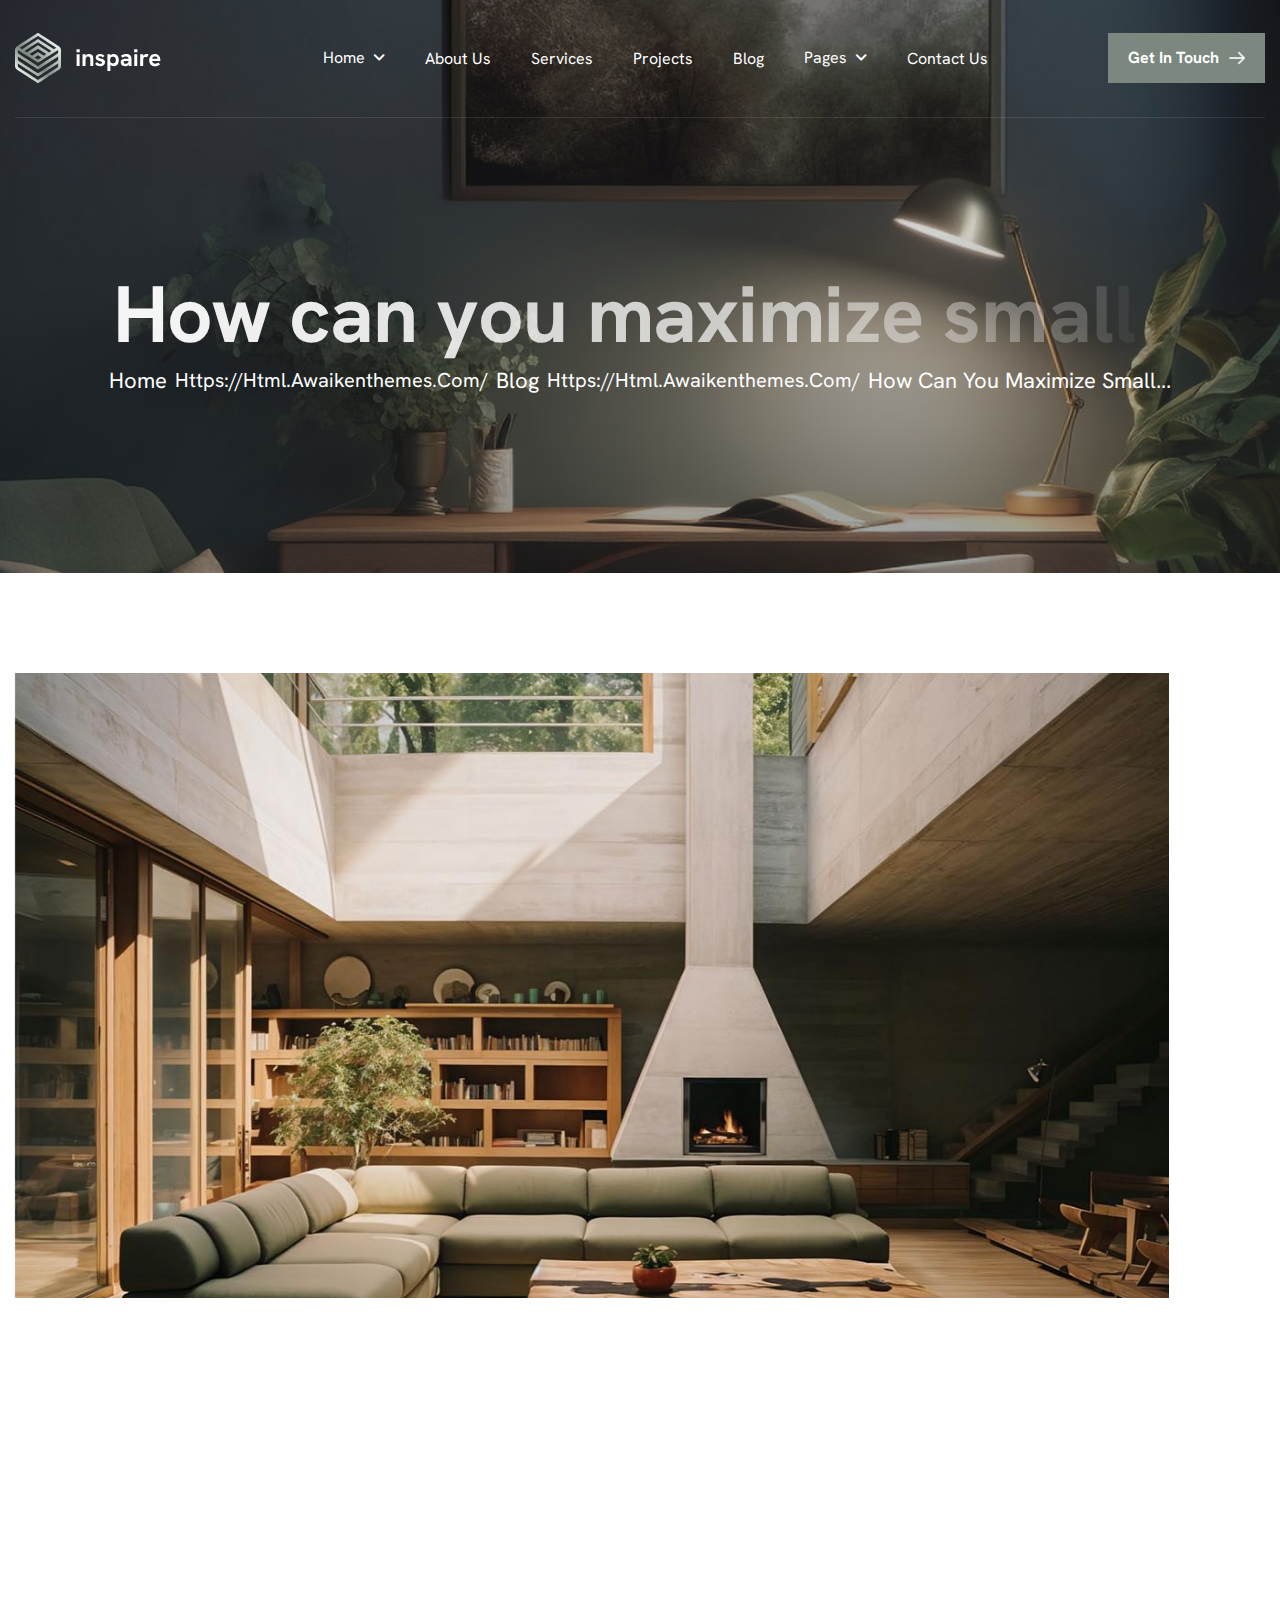
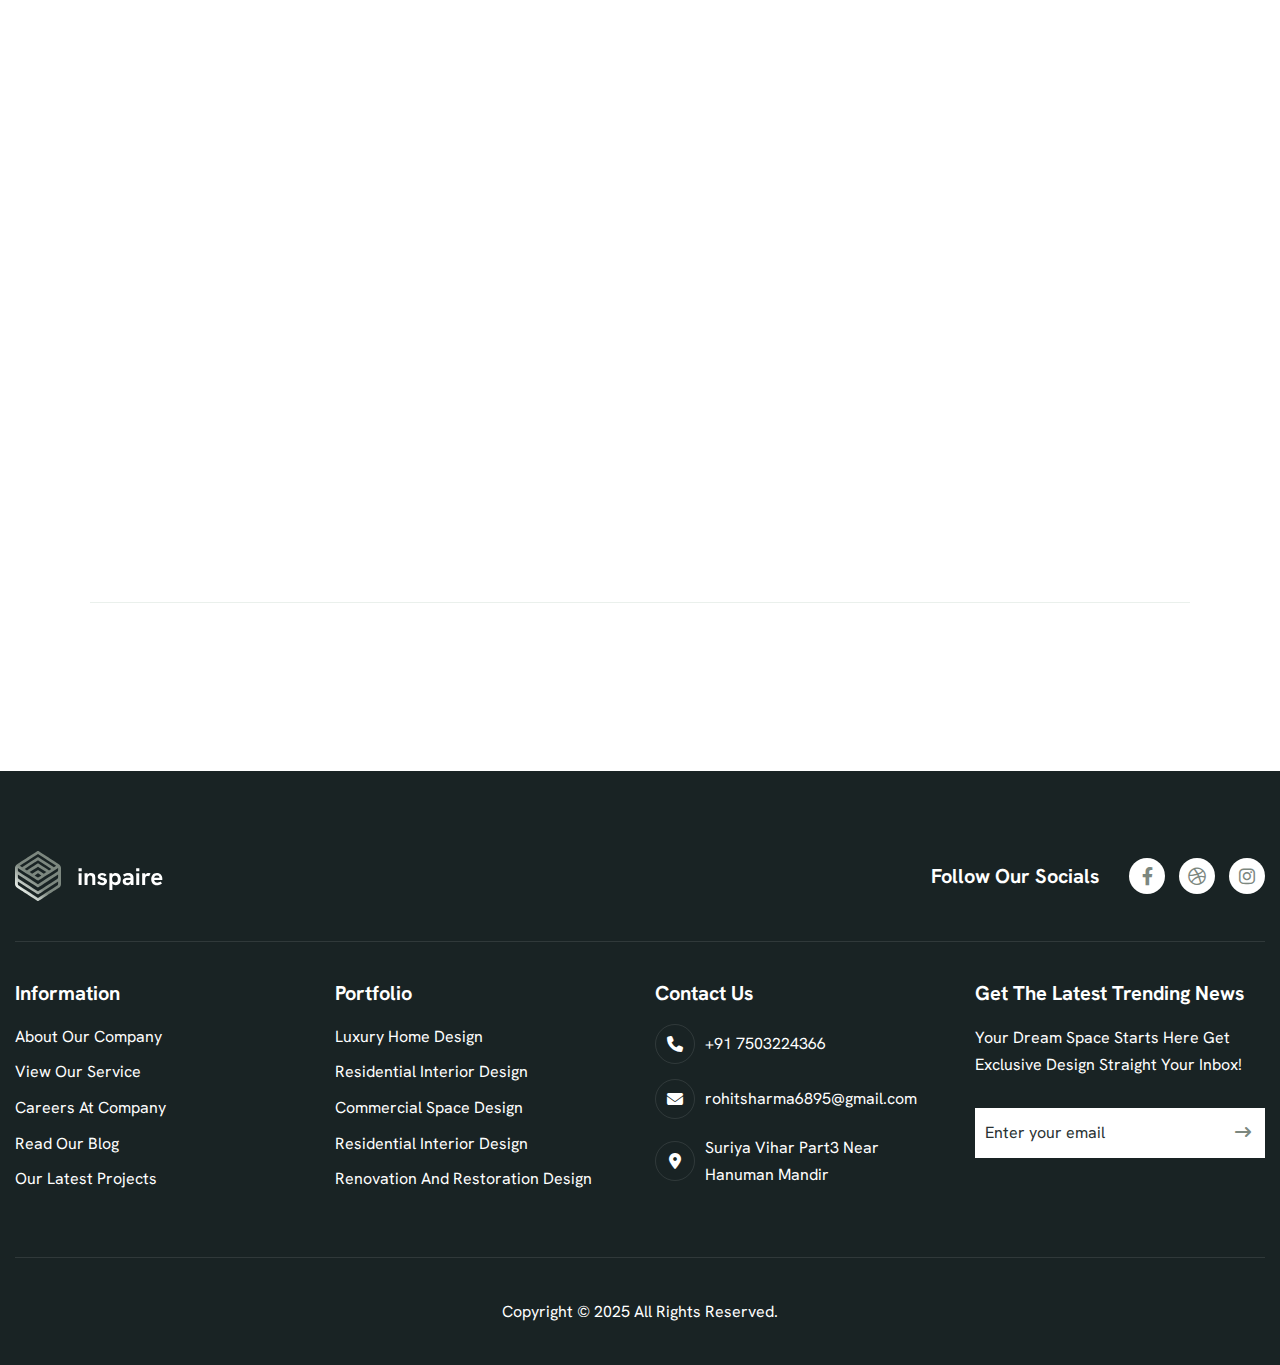
<file: blog-single.html>
<!DOCTYPE html>
<html lang="zxx">

<!-- Mirrored from html.awaikenthemes.com/inspaire/blog-single.html by HTTrack Website Copier/3.x [XR&CO'2014], Wed, 23 Apr 2025 12:32:58 GMT -->
<head>
	<!-- Meta -->
	<meta charset="utf-8">
	<meta http-equiv="X-UA-Compatible" content="IE=edge">
	<meta name="viewport" content="width=device-width, initial-scale=1.0, maximum-scale=1">
	<meta name="description" content="">
	<meta name="keywords" content="">
	<meta name="author" content="Awaiken">
	<!-- Page Title -->
    <title>Interior Designing</title>
	<!-- Favicon Icon -->
	<link rel="shortcut icon" type="image/x-icon" href="images/favicon.png">
	<!-- Google Fonts Css-->
	<link rel="preconnect" href="https://fonts.googleapis.com/">
    <link rel="preconnect" href="https://fonts.gstatic.com/" crossorigin>
    <link href="https://fonts.googleapis.com/css2?family=Hanken+Grotesk:ital,wght@0,100..900;1,100..900&amp;display=swap" rel="stylesheet">
	<!-- Bootstrap Css -->
	<link href="css/bootstrap.min.css" rel="stylesheet" media="screen">
	<!-- SlickNav Css -->
	<link href="css/slicknav.min.css" rel="stylesheet">
	<!-- Swiper Css -->
	<link rel="stylesheet" href="css/swiper-bundle.min.css">
	<!-- Font Awesome Icon Css-->
	<link href="css/all.min.css" rel="stylesheet" media="screen">
	<!-- Animated Css -->
	<link href="css/animate.css" rel="stylesheet">
    <!-- Magnific Popup Core Css File -->
	<link rel="stylesheet" href="css/magnific-popup.css">
	<!-- Mouse Cursor Css File -->
	<link rel="stylesheet" href="css/mousecursor.css">
	<!-- Main Custom Css -->
	<link href="css/custom.css" rel="stylesheet" media="screen">
</head>
<body>

    <!-- Preloader Start -->
	<div class="preloader">
		<div class="loading-container">
			<div class="loading"></div>
			<div id="loading-icon"><img src="images/loader.svg" alt=""></div>
		</div>
	</div>
	<!-- Preloader End -->

    <!-- Header Start -->
	<header class="main-header">
		<div class="header-sticky">
			<nav class="container">
				<div class="navbar navbar-expand-lg">
					<!-- Logo Start -->
					<a class="navbar-brand" href="index.html">
						<img src="images/logo.svg" alt="Logo">
					</a>
					<!-- Logo End -->

					<!-- Main Menu Start -->
					<div class="collapse navbar-collapse main-menu">
                        <div class="nav-menu-wrapper">
                            <ul class="navbar-nav mr-auto" id="menu">
                                <li class="nav-item submenu"><a class="nav-link" href="index.html">Home</a>
                                    <ul>
                                        <li class="nav-item"><a class="nav-link" href="index-2.html">Home - Image</a></li>
                                        <li class="nav-item"><a class="nav-link" href="index-video.html">Home - Video</a></li>
                                        <li class="nav-item"><a class="nav-link" href="index-slider.html">Home - Slider</a></li>
                                    </ul>
                                </li>                                
                                <li class="nav-item"><a class="nav-link" href="about.html">About Us</a>
                                <li class="nav-item"><a class="nav-link" href="services.html">Services</a></li>
                                <li class="nav-item"><a class="nav-link" href="projects.html">Projects</a></li>
                                <li class="nav-item"><a class="nav-link" href="blog.html">Blog</a></li>
                                <li class="nav-item submenu"><a class="nav-link" href="#">Pages</a>
                                    <ul>                                        
                                        <li class="nav-item"><a class="nav-link" href="service-single.html">Service Details</a></li>
                                        <li class="nav-item"><a class="nav-link" href="project-single.html">Project Details</a></li>
                                        <li class="nav-item"><a class="nav-link" href="blog-single.html">Blog Details</a></li>
                                        <li class="nav-item"><a class="nav-link" href="image-gallery.html">Image Gallery</a></li>
                                        <li class="nav-item"><a class="nav-link" href="faqs.html">FAQs</a></li>
                                        <li class="nav-item"><a class="nav-link" href="404.html">404</a></li>
                                    </ul>
                                </li>
                                <li class="nav-item"><a class="nav-link" href="contact.html">Contact Us</a></li>                             
                            </ul>
                        </div>
                        <!-- Header Btn Start -->
                        <div class="header-btn d-inline-flex">
                            <a href="contact.html" class="btn-default">get in touch</a>
                        </div>
                        <!-- Header Btn End -->
					</div>
					<!-- Main Menu End -->
					<div class="navbar-toggle"></div>
				</div>
			</nav>
			<div class="responsive-menu"></div>
		</div>
	</header>
	<!-- Header End -->

    <!-- Page Header Start -->
	<div class="page-header parallaxie">
		<div class="container">
			<div class="row">
				<div class="col-lg-12">
					<!-- Page Header Box Start -->
					<div class="page-header-box">
						<h1 class="text-anime-style-2" data-cursor="-opaque">How can you maximize small...</h1>
						<nav class="wow fadeInUp">
							<ol class="breadcrumb">
								<li class="breadcrumb-item"><a href="index.html">home</a></li>
								<li class="breadcrumb-item"><a href="blog-2.html">blog</a></li>
								<li class="breadcrumb-item active" aria-current="page">how can you maximize small...</li>
							</ol>
						</nav>
					</div>
					<!-- Page Header Box End -->
				</div>
			</div>
		</div>
	</div>
	<!-- Page Header End -->

    <!-- Page Single Post Start -->
    <div class="page-single-post">
        <div class="container">
            <div class="row">
                <div class="col-lg-12">
                    <!-- Post Featured Image Start -->
                    <div class="post-image">
                        <figure class="image-anime reveal">
                            <img src="images/post-1.jpg" alt="">
                        </figure>
                    </div>
                    <!-- Post Featured Image Start -->

                    <!-- Post Single Content Start -->
                    <div class="post-content">
                        <!-- Post Entry Start -->
                        <div class="post-entry">
                            <p class="wow fadeInUp">In today's world, maximizing small spaces has become an essential skill for interior designers and homeowners alike. Whether you're dealing with a compact apartment, a tiny home, or a cozy corner in a larger space, smart design choices can transform your area into a functional, stylish, and comfortable haven.</p>

                            <p class="wow fadeInUp" data-wow-delay="0.2s">Invest in furniture pieces that serve more than one purpose. A sofa bed, a storage ottoman, or a dining table that doubles as a desk are perfect examples. Foldable and extendable furniture can also save space when not in use, ensuring your room remains clutter-free.</p>
                            
                            <blockquote class="wow fadeInUp" data-wow-delay="0.4s">
                                <p>Small spaces are an opportunity, not a limitation. With smart design, multifunctional furniture, and clever use of light and storage, even the coziest areas can feel spacious and stylish. Maximize every inch and let creativity transform your compact living into a masterpiece!</p>
                            </blockquote>

                            <p class="wow fadeInUp" data-wow-delay="0.6s">Maximizing small spaces is all about balance: blending style, functionality, and creativity. By incorporating these smart design principles, you can turn even the tiniest area into a versatile, beautiful space that reflects your personality and meets your needs.</p>

                            <h2 class="wow fadeInUp" data-wow-delay="0.8s">Maximizing Small Spaces with Smart Design</h2>

                            <p class="wow fadeInUp" data-wow-delay="1s">Maximize small spaces with smart design by using multifunctional furniture, vertical storage, and light color palettes. Incorporate mirrors, strategic lighting, and minimalist decor to create a functional, stylish, and spacious feel.</p>

                            <ul class="wow fadeInUp" data-wow-delay="1.2s">
                                <li>Multi-Functional Furniture: Opt for pieces like sofa beds or storage ottomans that serve dual purposes</li>
                                <li>Vertical Space Utilization: Use wall-mounted shelves and tall cabinets to maximize height and save floor space.</li>
                                <li>Strategic Lighting and Mirrors: Amplify natural light and use mirrors to create an illusion of more space.</li>
                                <li>Hidden and Smart Storage: Incorporate under-bed storage, built-in cabinets, and creative hidden compartments.</li>
                                <li>Minimalist Design: Keep spaces uncluttered with essential furniture and neutral color palettes.</li>
                            </ul>

                            <p class="wow fadeInUp" data-wow-delay="1.4s">Interior design transforms spaces by blending aesthetics and functionality. Thoughtful layouts, colors, and decor create beautiful, practical environments tailored to individual needs.</p>
                        </div>
                        <!-- Post Entry End -->

                        <!-- Post Tag Links Start -->
                        <div class="post-tag-links">
                            <div class="row align-items-center">
                                <div class="col-lg-8">
                                    <!-- Post Tags Start -->
                                    <div class="post-tags wow fadeInUp" data-wow-delay="0.5s">
                                        <span class="tag-links">
                                            Tags:
                                            <a href="#">furniture</a>
                                            <a href="#">lighting</a>
                                            <a href="#">storage</a>
                                        </span>
                                    </div>
                                    <!-- Post Tags End -->
                                </div>

                                <div class="col-lg-4">
                                    <!-- Post Social Links Start -->
                                    <div class="post-social-sharing wow fadeInUp" data-wow-delay="0.5s">
                                        <ul>
                                            <li><a href="#"><i class="fa-brands fa-facebook-f"></i></a></li>
                                            <li><a href="#"><i class="fa-brands fa-linkedin-in"></i></a></li>
                                            <li><a href="#"><i class="fa-brands fa-instagram"></i></a></li>
                                            <li><a href="#"><i class="fa-brands fa-x-twitter"></i></a></li>
                                        </ul>
                                    </div>
                                    <!-- Post Social Links End -->
                                </div>
                            </div>
                        </div>
                        <!-- Post Tag Links End -->
                    </div>
                    <!-- Post Single Content End -->
                </div>
            </div>
        </div>
    </div>
    <!-- Page Single Post End -->

    <!-- Footer Start -->
    <footer class="main-footer">
        <div class="container">
            <div class="row">
                <div class="col-lg-12">
                    <!-- Footer Header Start -->
                    <div class="footer-header">
                        <div class="row align-items-center">  
                            <div class="col-md-6">
                                <!-- Footer Logo Start -->
                                <div class="footer-logo">
                                    <img src="images/footer-logo.svg" alt="">
                                </div>
                                <!-- Footer Logo End -->
                            </div>

                            <div class="col-md-6">
                                <!-- Footer Social Link Start -->
                                <div class="footer-social-links">
                                    <div class="footer-social-link-title">
                                        <h3>follow our socials</h3>
                                    </div>
                                    <ul>
                                        <li><a href="#"><i class="fa-brands fa-facebook-f"></i></a></li>
                                        <li><a href="#"><i class="fa-brands fa-dribbble"></i></a></li>
                                        <li><a href="#"><i class="fa-brands fa-instagram"></i></a></li>
                                    </ul>
                                </div>
                                <!-- Footer Social Link End -->
                            </div>
                        </div>
                    </div>
                    <!-- Footer Header End -->
                </div>

                <div class="col-lg-3 col-md-6">
                    <!-- Footer Links Start -->
                     <div class="footer-links">
                        <h3>information</h3>
                        <ul>
                            <li><a href="about.html">about our company</a></li>
                            <li><a href="services.html">view our service</a></li>
                            <li><a href="#">careers at company</a></li>
                            <li><a href="blog.html">read our blog</a></li>
                            <li><a href="projects.html">our latest projects</a></li>
                        </ul>
                     </div>
                    <!-- Footer Links End -->
                </div>

                <div class="col-lg-3 col-md-6">
                    <!-- Footer Links Start -->
                     <div class="footer-links">
                        <h3>portfolio</h3>
                        <ul>
                            <li><a href="project-single.html">luxury home design</a></li>
                            <li><a href="project-single.html">residential interior design</a></li>
                            <li><a href="project-single.html">commercial space design</a></li>
                            <li><a href="project-single.html">residential interior design</a></li>
                            <li><a href="project-single.html">renovation and restoration design</a></li>
                        </ul>
                     </div>
                    <!-- Footer Links End -->
                </div>

                <div class="col-lg-3 col-md-6">
                    <!-- Footer Contact Box Start -->
                    <div class="footer-contact-box footer-links">
                        <h3>contact us</h3>
                        <!-- Footer Contact Item Start -->
                        <div class="footer-contact-item">
                            <div class="icon-box">
                                <i class="fa-solid fa-phone"></i>
                            </div>
                            <div class="footer-contact-content">
                                <p>+91 7503224366</p>
                            </div>
                        </div>
                        <!-- Footer Contact Item End -->

                        <!-- Footer Contact Item Start -->
                        <div class="footer-contact-item">
                            <div class="icon-box">
                                <i class="fa-solid fa-envelope"></i>
                            </div>
                            <div class="footer-contact-content">
                                <p>rohitsharma6895@gmail.com</p>
                            </div>
                        </div>
                        <!-- Footer Contact Item End -->

                        <!-- Footer Contact Item Start -->
                        <div class="footer-contact-item">
                            <div class="icon-box">
                                <i class="fa-solid fa-location-dot"></i>
                            </div>
                            <div class="footer-contact-content">
                                <p>Suriya Vihar Part3 Near Hanuman Mandir</p>
                            </div>
                        </div>
                        <!-- Footer Contact Item End -->
                    </div>
                    <!-- Footer Contact Box End -->
                </div>

                <div class="col-lg-3 col-md-6">
                    <!-- Footer Newsletter Form Start -->
                    <div class="footer-latest-news footer-links">
                        <h3>get the latest trending news</h3>
                        
                        <div class="footer-newsletter-form">
                            <p>Your Dream Space Starts Here Get Exclusive Design Straight Your Inbox!</p>

                            <form id="newslettersForm" action="#" method="POST">
                                <div class="form-group">
                                    <input type="email" name="email" class="form-control"  id="mail" placeholder="Enter your email" required>
                                    <button type="submit"><i class="fa-solid fa-arrow-right-long"></i> </button>
                                </div>
                            </form>
                        </div>
                    </div>
                    <!-- Footer Newsletter Form End -->
                </div>
            </div>

            <!-- Footer Copyright Section Start -->
            <div class="footer-copyright">
                <div class="row">
                    <div class="col-md-12">
                        <!-- Footer Copyright Start -->
                        <div class="footer-copyright-text">
                            <p>Copyright © 2025 All Rights Reserved.</p>
                        </div>
                        <!-- Footer Copyright End -->
                    </div>
                </div>
            </div>
            <!-- Footer Copyright Section End -->
        </div>
    </footer>
    <!-- Footer End -->

    <!-- Jquery Library File -->
    <script src="js/jquery-3.7.1.min.js"></script>
    <!-- Bootstrap js file -->
    <script src="js/bootstrap.min.js"></script>
    <!-- Validator js file -->
    <script src="js/validator.min.js"></script>
    <!-- SlickNav js file -->
    <script src="js/jquery.slicknav.js"></script>
    <!-- Swiper js file -->
    <script src="js/swiper-bundle.min.js"></script>
    <!-- Counter js file -->
    <script src="js/jquery.waypoints.min.js"></script>
    <script src="js/jquery.counterup.min.js"></script>
    <!-- Isotop js file -->
	<script src="js/isotope.min.js"></script>
    <!-- Magnific js file -->
    <script src="js/jquery.magnific-popup.min.js"></script>
    <!-- SmoothScroll -->
    <script src="js/SmoothScroll.js"></script>
    <!-- Parallax js -->
    <script src="js/parallaxie.js"></script>
    <!-- MagicCursor js file -->
    <script src="js/gsap.min.js"></script>
    <script src="js/magiccursor.js"></script>
    <!-- Text Effect js file -->
    <script src="js/SplitText.js"></script>
    <script src="js/ScrollTrigger.min.js"></script>
    <!-- YTPlayer js File -->
    <script src="js/jquery.mb.YTPlayer.min.js"></script>
    <!-- Wow js file -->
    <script src="js/wow.min.js"></script>
    <!-- Main Custom js file -->
    <script src="js/function.js"></script>
</body>

<!-- Mirrored from html.awaikenthemes.com/inspaire/blog-single.html by HTTrack Website Copier/3.x [XR&CO'2014], Wed, 23 Apr 2025 12:32:58 GMT -->
</html>
</file>
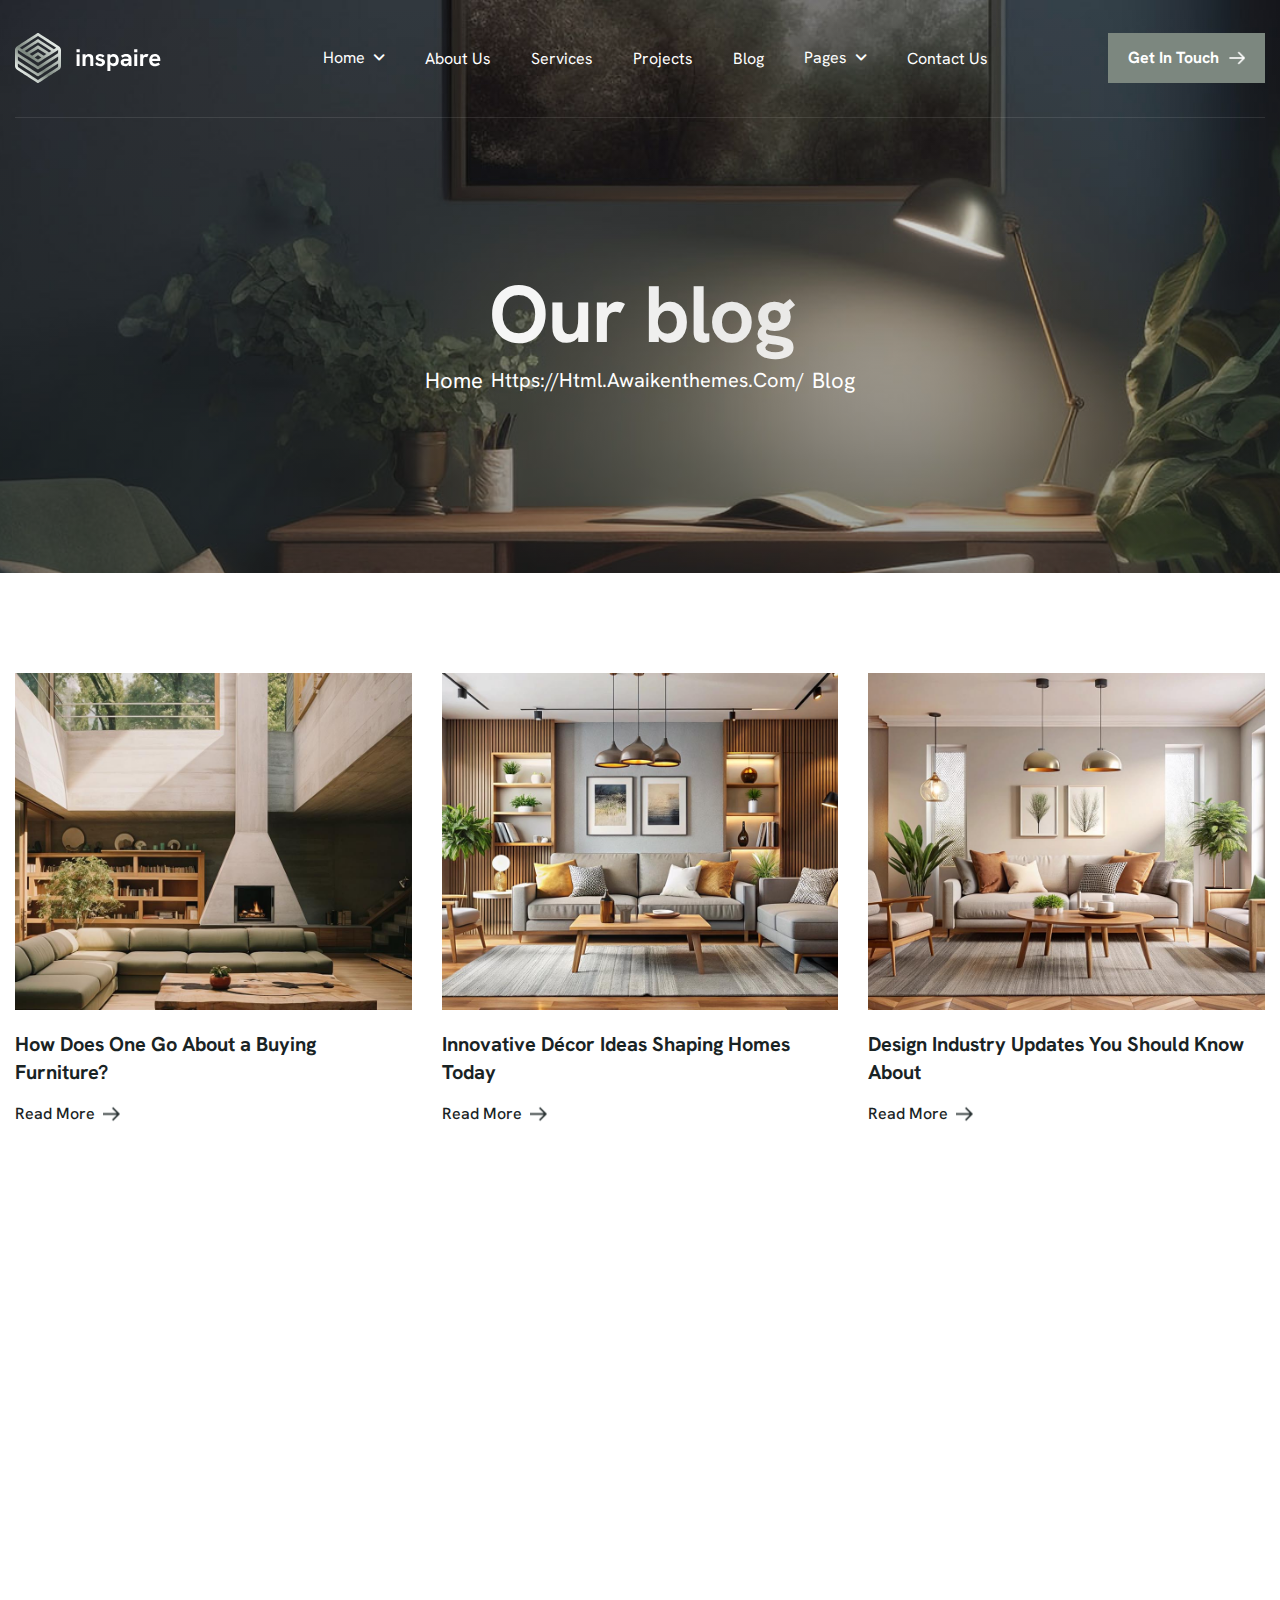
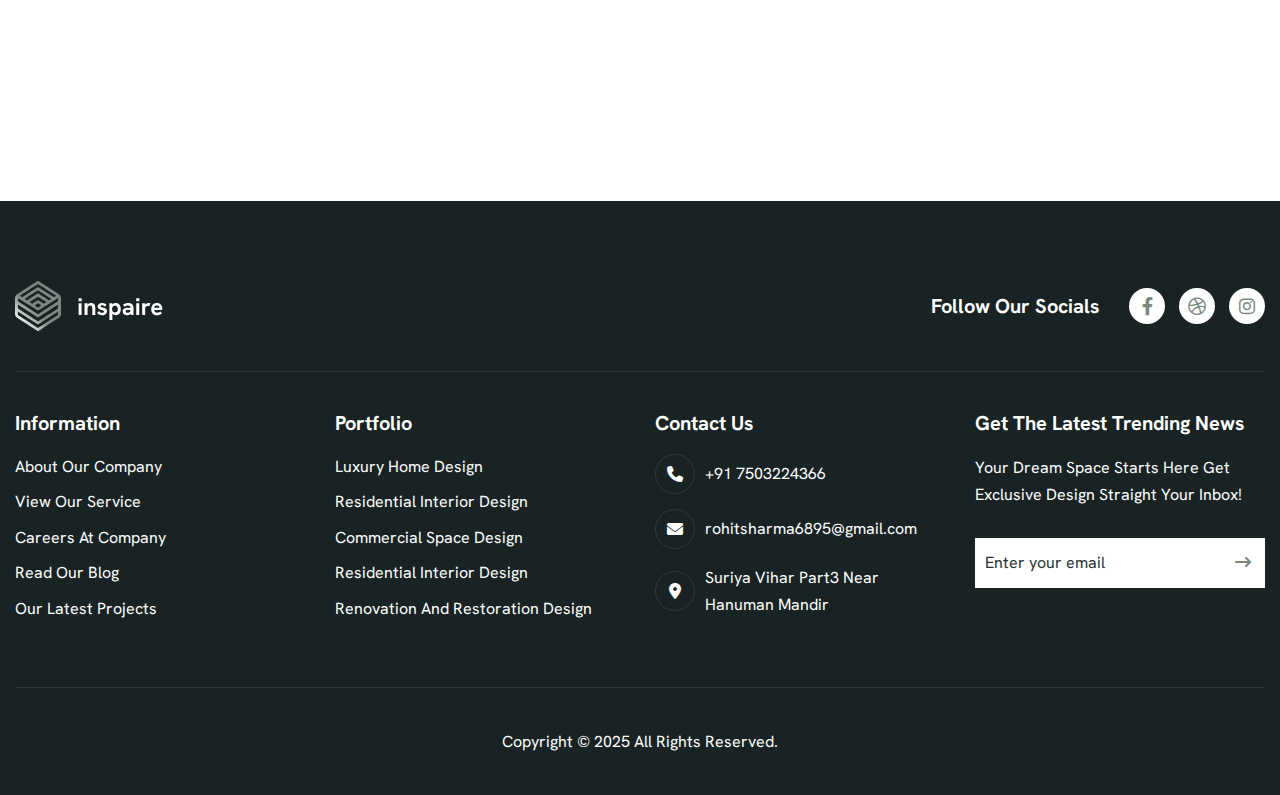
<file: blog.html>
<!DOCTYPE html>
<html lang="zxx">

<!-- Mirrored from html.awaikenthemes.com/inspaire/blog.html by HTTrack Website Copier/3.x [XR&CO'2014], Wed, 23 Apr 2025 12:32:55 GMT -->
<head>
	<!-- Meta -->
	<meta charset="utf-8">
	<meta http-equiv="X-UA-Compatible" content="IE=edge">
	<meta name="viewport" content="width=device-width, initial-scale=1.0, maximum-scale=1">
	<meta name="description" content="">
	<meta name="keywords" content="">
	<meta name="author" content="Awaiken">
	<!-- Page Title -->
    <title>Interior Designing</title>
	<!-- Favicon Icon -->
	<link rel="shortcut icon" type="image/x-icon" href="images/favicon.png">
	<!-- Google Fonts Css-->
	<link rel="preconnect" href="https://fonts.googleapis.com/">
    <link rel="preconnect" href="https://fonts.gstatic.com/" crossorigin>
    <link href="https://fonts.googleapis.com/css2?family=Hanken+Grotesk:ital,wght@0,100..900;1,100..900&amp;display=swap" rel="stylesheet">
	<!-- Bootstrap Css -->
	<link href="css/bootstrap.min.css" rel="stylesheet" media="screen">
	<!-- SlickNav Css -->
	<link href="css/slicknav.min.css" rel="stylesheet">
	<!-- Swiper Css -->
	<link rel="stylesheet" href="css/swiper-bundle.min.css">
	<!-- Font Awesome Icon Css-->
	<link href="css/all.min.css" rel="stylesheet" media="screen">
	<!-- Animated Css -->
	<link href="css/animate.css" rel="stylesheet">
    <!-- Magnific Popup Core Css File -->
	<link rel="stylesheet" href="css/magnific-popup.css">
	<!-- Mouse Cursor Css File -->
	<link rel="stylesheet" href="css/mousecursor.css">
	<!-- Main Custom Css -->
	<link href="css/custom.css" rel="stylesheet" media="screen">
</head>
<body>

    <!-- Preloader Start -->
	<div class="preloader">
		<div class="loading-container">
			<div class="loading"></div>
			<div id="loading-icon"><img src="images/loader.svg" alt=""></div>
		</div>
	</div>
	<!-- Preloader End -->

    <!-- Header Start -->
	<header class="main-header">
		<div class="header-sticky">
			<nav class="container">
				<div class="navbar navbar-expand-lg">
					<!-- Logo Start -->
					<a class="navbar-brand" href="index.html">
						<img src="images/logo.svg" alt="Logo">
					</a>
					<!-- Logo End -->

					<!-- Main Menu Start -->
					<div class="collapse navbar-collapse main-menu">
                        <div class="nav-menu-wrapper">
                            <ul class="navbar-nav mr-auto" id="menu">
                                <li class="nav-item submenu"><a class="nav-link" href="index.html">Home</a>
                                    <ul>
                                        <li class="nav-item"><a class="nav-link" href="index-2.html">Home - Image</a></li>
                                        <li class="nav-item"><a class="nav-link" href="index-video.html">Home - Video</a></li>
                                        <li class="nav-item"><a class="nav-link" href="index-slider.html">Home - Slider</a></li>
                                    </ul>
                                </li>                                
                                <li class="nav-item"><a class="nav-link" href="about.html">About Us</a>
                                <li class="nav-item"><a class="nav-link" href="services.html">Services</a></li>
                                <li class="nav-item"><a class="nav-link" href="projects.html">Projects</a></li>
                                <li class="nav-item"><a class="nav-link" href="blog.html">Blog</a></li>
                                <li class="nav-item submenu"><a class="nav-link" href="#">Pages</a>
                                    <ul>                                        
                                        <li class="nav-item"><a class="nav-link" href="service-single.html">Service Details</a></li>
                                        <li class="nav-item"><a class="nav-link" href="project-single.html">Project Details</a></li>
                                        <li class="nav-item"><a class="nav-link" href="blog-single.html">Blog Details</a></li>
                                        <li class="nav-item"><a class="nav-link" href="image-gallery.html">Image Gallery</a></li>
                                        <li class="nav-item"><a class="nav-link" href="faqs.html">FAQs</a></li>
                                        <li class="nav-item"><a class="nav-link" href="404.html">404</a></li>
                                    </ul>
                                </li>
                                <li class="nav-item"><a class="nav-link" href="contact.html">Contact Us</a></li>                             
                            </ul>
                        </div>
                        <!-- Header Btn Start -->
                        <div class="header-btn d-inline-flex">
                            <a href="contact.html" class="btn-default">get in touch</a>
                        </div>
                        <!-- Header Btn End -->
					</div>
					<!-- Main Menu End -->
					<div class="navbar-toggle"></div>
				</div>
			</nav>
			<div class="responsive-menu"></div>
		</div>
	</header>
	<!-- Header End -->

    <!-- Page Header Start -->
	<div class="page-header parallaxie">
		<div class="container">
			<div class="row">
				<div class="col-lg-12">
					<!-- Page Header Box Start -->
					<div class="page-header-box">
						<h1 class="text-anime-style-2" data-cursor="-opaque">Our blog</h1>
						<nav class="wow fadeInUp">
							<ol class="breadcrumb">
								<li class="breadcrumb-item"><a href="index.html">home</a></li>
								<li class="breadcrumb-item active" aria-current="page">blog</li>
							</ol>
						</nav>
					</div>
					<!-- Page Header Box End -->
				</div>
			</div>
		</div>
	</div>
	<!-- Page Header End -->

    <!-- Our Blog Section Start -->
    <div class="page-blog">
        <div class="container">
            <div class="row">
                <div class="col-lg-4 col-md-6">
                    <!-- Post Item Start -->
                    <div class="post-item wow fadeInUp">
                        <!-- Post Featured Image Start-->
                        <div class="post-featured-image">
                            <figure>
                                <a href="blog-single.html" class="image-anime" data-cursor-text="View">
                                    <img src="images/post-1.jpg" alt="">
                                </a>
                            </figure>
                        </div>
                        <!-- Post Featured Image End -->

                        <!-- Post Item Body Start -->
                        <div class="post-item-body">
                            <!-- Post Item Content Start -->
                            <div class="post-item-content">
                                <h3><a href="blog-single.html">How Does One Go About a Buying Furniture?</a></h3>
                            </div>
                            <!-- Post Item Content End -->

                            <!-- Blog Item Button Start -->
                            <div class="post-item-btn">
                                <a href="blog-single.html" class="post-btn">read more</a>
                            </div>
                            <!-- Blog Item Button End -->
                        </div>
                        <!-- Post Item Body End -->
                    </div>
                    <!-- Post Item End -->
                </div>

                <div class="col-lg-4 col-md-6">
                    <!-- Post Item Start -->
                    <div class="post-item wow fadeInUp" data-wow-delay="0.2s">
                        <!-- Post Featured Image Start-->
                        <div class="post-featured-image">
                            <figure>
                                <a href="blog-single.html" class="image-anime" data-cursor-text="View">
                                    <img src="images/post-2.jpg" alt="">
                                </a>
                            </figure>
                        </div>
                        <!-- Post Featured Image End -->

                        <!-- Post Item Body Start -->
                        <div class="post-item-body">
                            <!-- Post Item Content Start -->
                            <div class="post-item-content">
                                <h3><a href="blog-single.html">Innovative Décor Ideas Shaping Homes Today</a></h3>
                            </div>
                            <!-- Post Item Content End -->

                            <!-- Blog Item Button Start -->
                            <div class="post-item-btn">
                                <a href="blog-single.html" class="post-btn">read more</a>
                            </div>
                            <!-- Blog Item Button End -->
                        </div>
                        <!-- Post Item Body End -->
                    </div>
                    <!-- Post Item End -->
                </div>

                <div class="col-lg-4 col-md-6">
                    <!-- Post Item Start -->
                    <div class="post-item wow fadeInUp" data-wow-delay="0.4s">
                        <!-- Post Featured Image Start-->
                        <div class="post-featured-image">
                            <figure>
                                <a href="blog-single.html" class="image-anime" data-cursor-text="View">
                                    <img src="images/post-3.jpg" alt="">
                                </a>
                            </figure>
                        </div>
                        <!-- Post Featured Image End -->

                        <!-- Post Item Body Start -->
                        <div class="post-item-body">
                            <!-- Post Item Content Start -->
                            <div class="post-item-content">
                                <h3><a href="blog-single.html">Design Industry Updates You Should Know About</a></h3>
                            </div>
                            <!-- Post Item Content End -->

                            <!-- Blog Item Button Start -->
                            <div class="post-item-btn">
                                <a href="blog-single.html" class="post-btn">read more</a>
                            </div>
                            <!-- Blog Item Button End -->
                        </div>
                        <!-- Post Item Body End -->
                    </div>
                    <!-- Post Item End -->
                </div>

                <div class="col-lg-4 col-md-6">
                    <!-- Post Item Start -->
                    <div class="post-item wow fadeInUp" data-wow-delay="0.6s">
                        <!-- Post Featured Image Start-->
                        <div class="post-featured-image">
                            <figure>
                                <a href="blog-single.html" class="image-anime" data-cursor-text="View">
                                    <img src="images/post-4.jpg" alt="">
                                </a>
                            </figure>
                        </div>
                        <!-- Post Featured Image End -->

                        <!-- Post Item Body Start -->
                        <div class="post-item-body">
                            <!-- Post Item Content Start -->
                            <div class="post-item-content">
                                <h3><a href="blog-single.html">How Do You Choose the Right Lighting for Each Room?</a></h3>
                            </div>
                            <!-- Post Item Content End -->

                            <!-- Blog Item Button Start -->
                            <div class="post-item-btn">
                                <a href="blog-single.html" class="post-btn">read more</a>
                            </div>
                            <!-- Blog Item Button End -->
                        </div>
                        <!-- Post Item Body End -->
                    </div>
                    <!-- Post Item End -->
                </div>

                <div class="col-lg-4 col-md-6">
                    <!-- Post Item Start -->
                    <div class="post-item wow fadeInUp" data-wow-delay="0.8s">
                        <!-- Post Featured Image Start-->
                        <div class="post-featured-image">
                            <figure>
                                <a href="blog-single.html" class="image-anime" data-cursor-text="View">
                                    <img src="images/post-5.jpg" alt="">
                                </a>
                            </figure>
                        </div>
                        <!-- Post Featured Image End -->

                        <!-- Post Item Body Start -->
                        <div class="post-item-body">
                            <!-- Post Item Content Start -->
                            <div class="post-item-content">
                                <h3><a href="blog-single.html">How Can Custom Furniture Elevate Your Home's Aesthetic?</a></h3>
                            </div>
                            <!-- Post Item Content End -->

                            <!-- Blog Item Button Start -->
                            <div class="post-item-btn">
                                <a href="blog-single.html" class="post-btn">read more</a>
                            </div>
                            <!-- Blog Item Button End -->
                        </div>
                        <!-- Post Item Body End -->
                    </div>
                    <!-- Post Item End -->
                </div>

                <div class="col-lg-4 col-md-6">
                    <!-- Post Item Start -->
                    <div class="post-item wow fadeInUp" data-wow-delay="1s">
                        <!-- Post Featured Image Start-->
                        <div class="post-featured-image">
                            <figure>
                                <a href="blog-single.html" class="image-anime" data-cursor-text="View">
                                    <img src="images/post-6.jpg" alt="">
                                </a>
                            </figure>
                        </div>
                        <!-- Post Featured Image End -->

                        <!-- Post Item Body Start -->
                        <div class="post-item-body">
                            <!-- Post Item Content Start -->
                            <div class="post-item-content">
                                <h3><a href="blog-single.html">What Are Simple Ways to Refresh Your Interior on a Budget?</a></h3>
                            </div>
                            <!-- Post Item Content End -->

                            <!-- Blog Item Button Start -->
                            <div class="post-item-btn">
                                <a href="blog-single.html" class="post-btn">read more</a>
                            </div>
                            <!-- Blog Item Button End -->
                        </div>
                        <!-- Post Item Body End -->
                    </div>
                    <!-- Post Item End -->
                </div>

                <div class="col-lg-12">
                    <!-- Page Pagination Start -->
                    <div class="page-pagination wow fadeInUp" data-wow-delay="1.2s">
                        <ul class="pagination">
                            <li><a href="#"><i class="fa-solid fa-angle-left"></i></a></li>
                            <li class="active"><a href="#">1</a></li>
                            <li><a href="#">2</a></li>
                            <li><a href="#">3</a></li>
                            <li><a href="#"><i class="fa-solid fa-angle-right"></i></a></li>
                        </ul>
                    </div>
                    <!-- Page Pagination End -->
                </div>
            </div>
        </div>
    </div>
    <!-- Our Blog Section End -->

    <!-- Footer Start -->
    <footer class="main-footer">
        <div class="container">
            <div class="row">
                <div class="col-lg-12">
                    <!-- Footer Header Start -->
                    <div class="footer-header">
                        <div class="row align-items-center">  
                            <div class="col-md-6">
                                <!-- Footer Logo Start -->
                                <div class="footer-logo">
                                    <img src="images/footer-logo.svg" alt="">
                                </div>
                                <!-- Footer Logo End -->
                            </div>

                            <div class="col-md-6">
                                <!-- Footer Social Link Start -->
                                <div class="footer-social-links">
                                    <div class="footer-social-link-title">
                                        <h3>follow our socials</h3>
                                    </div>
                                    <ul>
                                        <li><a href="#"><i class="fa-brands fa-facebook-f"></i></a></li>
                                        <li><a href="#"><i class="fa-brands fa-dribbble"></i></a></li>
                                        <li><a href="#"><i class="fa-brands fa-instagram"></i></a></li>
                                    </ul>
                                </div>
                                <!-- Footer Social Link End -->
                            </div>
                        </div>
                    </div>
                    <!-- Footer Header End -->
                </div>

                <div class="col-lg-3 col-md-6">
                    <!-- Footer Links Start -->
                     <div class="footer-links">
                        <h3>information</h3>
                        <ul>
                            <li><a href="about.html">about our company</a></li>
                            <li><a href="services.html">view our service</a></li>
                            <li><a href="#">careers at company</a></li>
                            <li><a href="blog.html">read our blog</a></li>
                            <li><a href="projects.html">our latest projects</a></li>
                        </ul>
                     </div>
                    <!-- Footer Links End -->
                </div>

                <div class="col-lg-3 col-md-6">
                    <!-- Footer Links Start -->
                     <div class="footer-links">
                        <h3>portfolio</h3>
                        <ul>
                            <li><a href="project-single.html">luxury home design</a></li>
                            <li><a href="project-single.html">residential interior design</a></li>
                            <li><a href="project-single.html">commercial space design</a></li>
                            <li><a href="project-single.html">residential interior design</a></li>
                            <li><a href="project-single.html">renovation and restoration design</a></li>
                        </ul>
                     </div>
                    <!-- Footer Links End -->
                </div>

                <div class="col-lg-3 col-md-6">
                    <!-- Footer Contact Box Start -->
                    <div class="footer-contact-box footer-links">
                        <h3>contact us</h3>
                        <!-- Footer Contact Item Start -->
                        <div class="footer-contact-item">
                            <div class="icon-box">
                                <i class="fa-solid fa-phone"></i>
                            </div>
                            <div class="footer-contact-content">
                                <p>+91 7503224366</p>
                            </div>
                        </div>
                        <!-- Footer Contact Item End -->

                        <!-- Footer Contact Item Start -->
                        <div class="footer-contact-item">
                            <div class="icon-box">
                                <i class="fa-solid fa-envelope"></i>
                            </div>
                            <div class="footer-contact-content">
                                <p>rohitsharma6895@gmail.com</p>
                            </div>
                        </div>
                        <!-- Footer Contact Item End -->

                        <!-- Footer Contact Item Start -->
                        <div class="footer-contact-item">
                            <div class="icon-box">
                                <i class="fa-solid fa-location-dot"></i>
                            </div>
                            <div class="footer-contact-content">
                                <p>Suriya Vihar Part3 Near Hanuman Mandir</p>
                            </div>
                        </div>
                        <!-- Footer Contact Item End -->
                    </div>
                    <!-- Footer Contact Box End -->
                </div>

                <div class="col-lg-3 col-md-6">
                    <!-- Footer Newsletter Form Start -->
                    <div class="footer-latest-news footer-links">
                        <h3>get the latest trending news</h3>
                        
                        <div class="footer-newsletter-form">
                            <p>Your Dream Space Starts Here Get Exclusive Design Straight Your Inbox!</p>

                            <form id="newslettersForm" action="#" method="POST">
                                <div class="form-group">
                                    <input type="email" name="email" class="form-control"  id="mail" placeholder="Enter your email" required>
                                    <button type="submit"><i class="fa-solid fa-arrow-right-long"></i> </button>
                                </div>
                            </form>
                        </div>
                    </div>
                    <!-- Footer Newsletter Form End -->
                </div>
            </div>

            <!-- Footer Copyright Section Start -->
            <div class="footer-copyright">
                <div class="row">
                    <div class="col-md-12">
                        <!-- Footer Copyright Start -->
                        <div class="footer-copyright-text">
                            <p>Copyright © 2025 All Rights Reserved.</p>
                        </div>
                        <!-- Footer Copyright End -->
                    </div>
                </div>
            </div>
            <!-- Footer Copyright Section End -->
        </div>
    </footer>
    <!-- Footer End -->

    <!-- Jquery Library File -->
    <script src="js/jquery-3.7.1.min.js"></script>
    <!-- Bootstrap js file -->
    <script src="js/bootstrap.min.js"></script>
    <!-- Validator js file -->
    <script src="js/validator.min.js"></script>
    <!-- SlickNav js file -->
    <script src="js/jquery.slicknav.js"></script>
    <!-- Swiper js file -->
    <script src="js/swiper-bundle.min.js"></script>
    <!-- Counter js file -->
    <script src="js/jquery.waypoints.min.js"></script>
    <script src="js/jquery.counterup.min.js"></script>
    <!-- Isotop js file -->
	<script src="js/isotope.min.js"></script>
    <!-- Magnific js file -->
    <script src="js/jquery.magnific-popup.min.js"></script>
    <!-- SmoothScroll -->
    <script src="js/SmoothScroll.js"></script>
    <!-- Parallax js -->
    <script src="js/parallaxie.js"></script>
    <!-- MagicCursor js file -->
    <script src="js/gsap.min.js"></script>
    <script src="js/magiccursor.js"></script>
    <!-- Text Effect js file -->
    <script src="js/SplitText.js"></script>
    <script src="js/ScrollTrigger.min.js"></script>
    <!-- YTPlayer js File -->
    <script src="js/jquery.mb.YTPlayer.min.js"></script>
    <!-- Wow js file -->
    <script src="js/wow.min.js"></script>
    <!-- Main Custom js file -->
    <script src="js/function.js"></script>
</body>

<!-- Mirrored from html.awaikenthemes.com/inspaire/blog.html by HTTrack Website Copier/3.x [XR&CO'2014], Wed, 23 Apr 2025 12:32:55 GMT -->
</html>
</file>
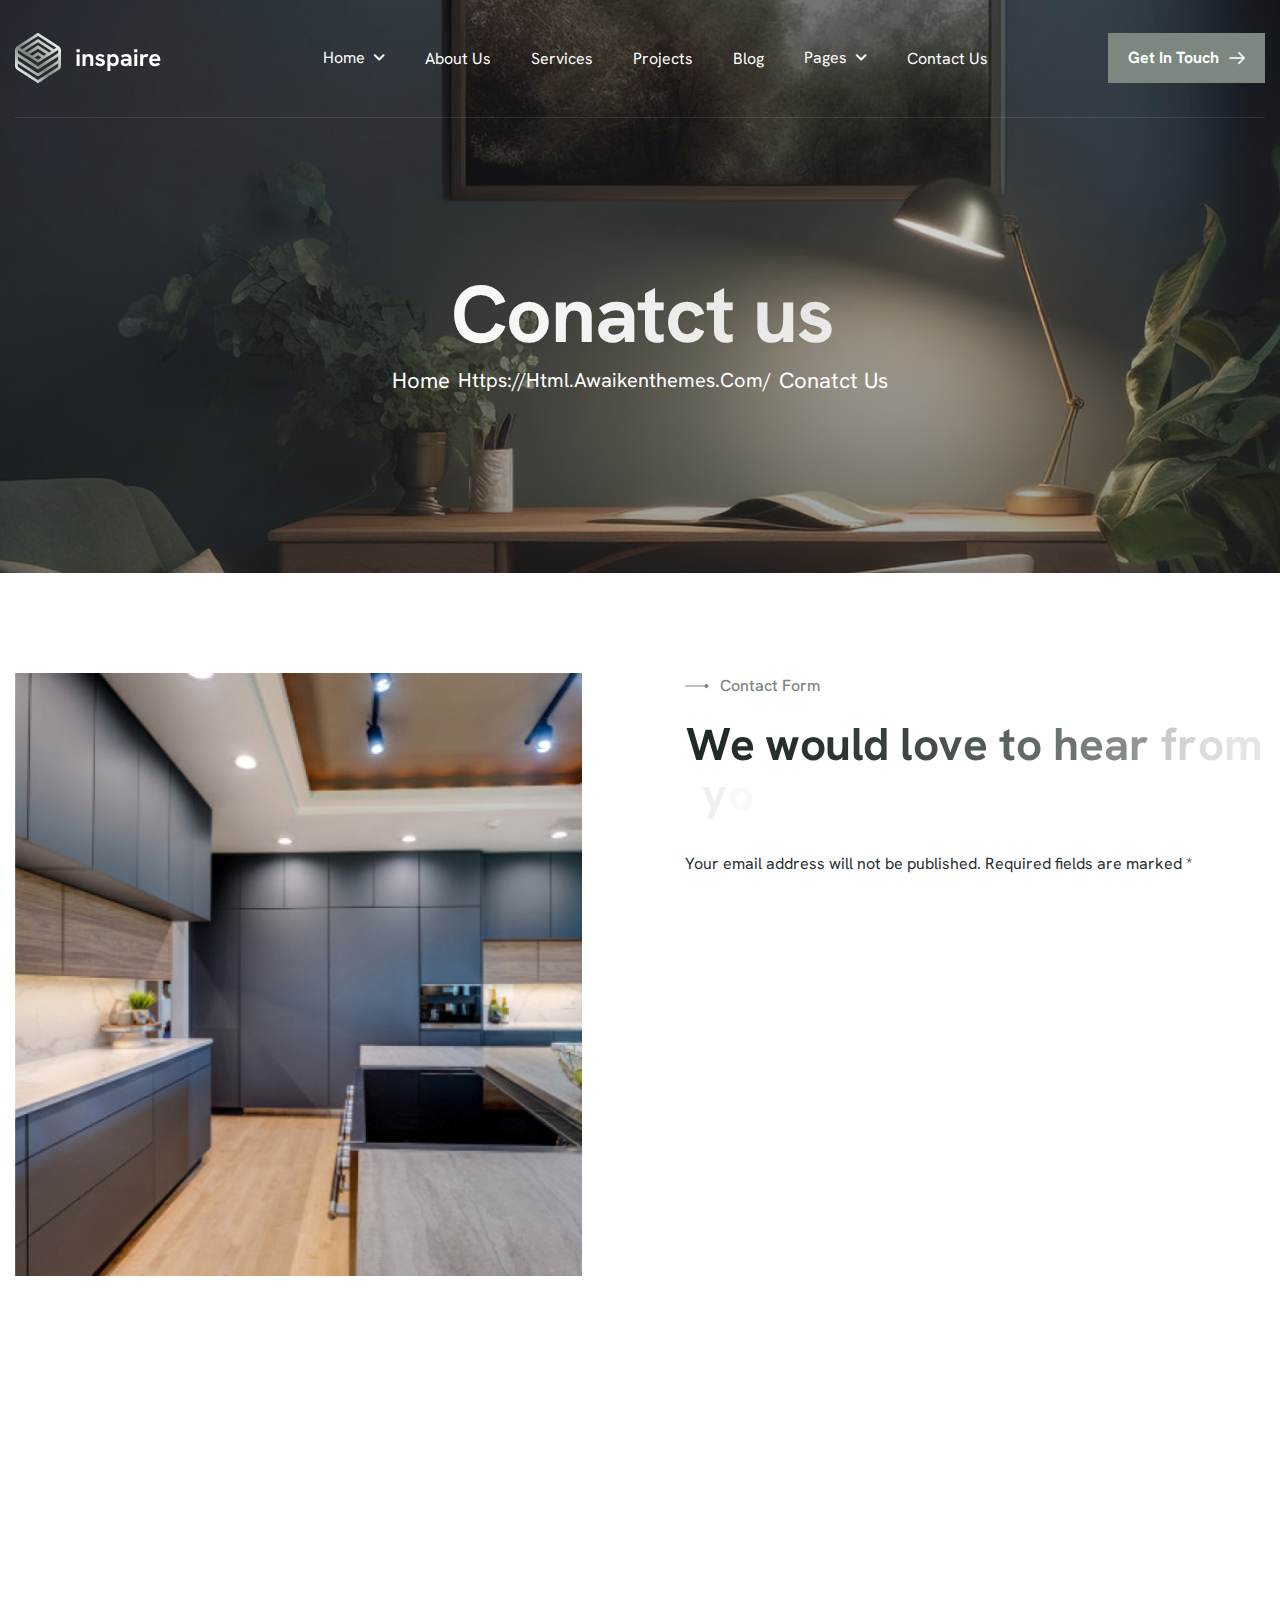
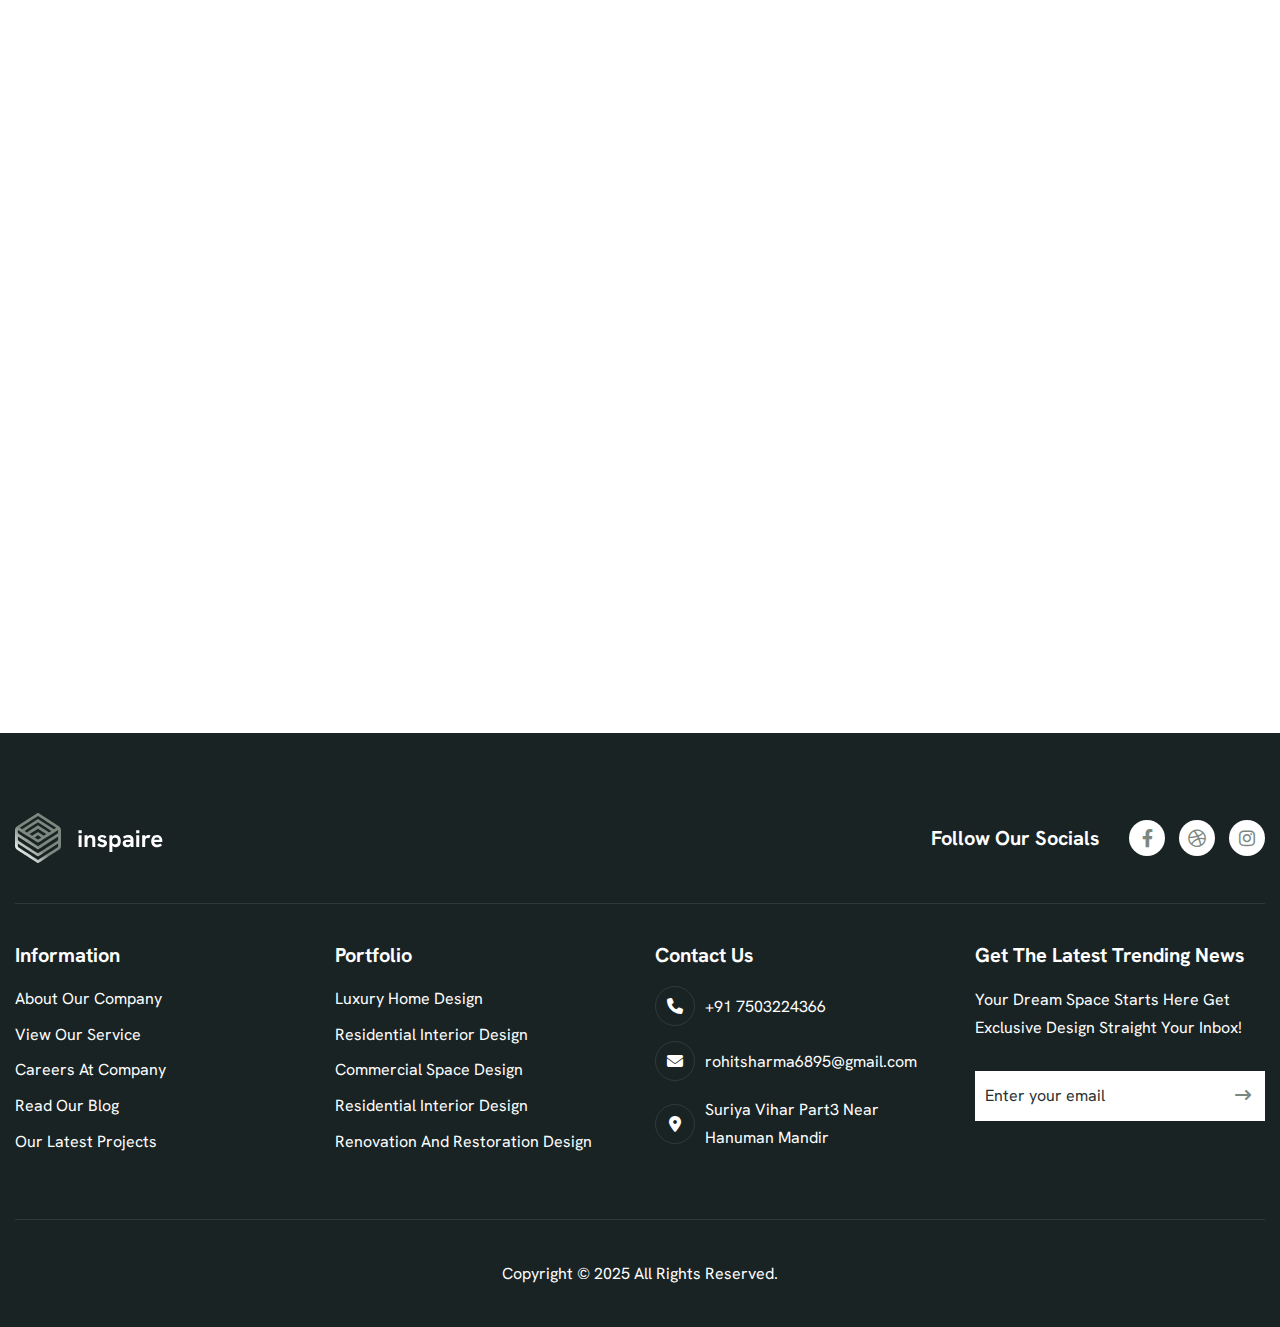
<file: contact.html>
<!DOCTYPE html>
<html lang="zxx">

<!-- Mirrored from html.awaikenthemes.com/inspaire/contact.html by HTTrack Website Copier/3.x [XR&CO'2014], Wed, 23 Apr 2025 12:32:59 GMT -->
<head>
	<!-- Meta -->
	<meta charset="utf-8">
	<meta http-equiv="X-UA-Compatible" content="IE=edge">
	<meta name="viewport" content="width=device-width, initial-scale=1.0, maximum-scale=1">
	<meta name="description" content="">
	<meta name="keywords" content="">
	<meta name="author" content="Awaiken">
	<!-- Page Title -->
    <title>Interior Designing</title>
	<!-- Favicon Icon -->
	<link rel="shortcut icon" type="image/x-icon" href="images/favicon.png">
	<!-- Google Fonts Css-->
	<link rel="preconnect" href="https://fonts.googleapis.com/">
    <link rel="preconnect" href="https://fonts.gstatic.com/" crossorigin>
    <link href="https://fonts.googleapis.com/css2?family=Hanken+Grotesk:ital,wght@0,100..900;1,100..900&amp;display=swap" rel="stylesheet">
	<!-- Bootstrap Css -->
	<link href="css/bootstrap.min.css" rel="stylesheet" media="screen">
	<!-- SlickNav Css -->
	<link href="css/slicknav.min.css" rel="stylesheet">
	<!-- Swiper Css -->
	<link rel="stylesheet" href="css/swiper-bundle.min.css">
	<!-- Font Awesome Icon Css-->
	<link href="css/all.min.css" rel="stylesheet" media="screen">
	<!-- Animated Css -->
	<link href="css/animate.css" rel="stylesheet">
    <!-- Magnific Popup Core Css File -->
	<link rel="stylesheet" href="css/magnific-popup.css">
	<!-- Mouse Cursor Css File -->
	<link rel="stylesheet" href="css/mousecursor.css">
	<!-- Main Custom Css -->
	<link href="css/custom.css" rel="stylesheet" media="screen">
</head>
<body>

    <!-- Preloader Start -->
	<div class="preloader">
		<div class="loading-container">
			<div class="loading"></div>
			<div id="loading-icon"><img src="images/loader.svg" alt=""></div>
		</div>
	</div>
	<!-- Preloader End -->

    <!-- Header Start -->
	<header class="main-header">
		<div class="header-sticky">
			<nav class="container">
				<div class="navbar navbar-expand-lg">
					<!-- Logo Start -->
					<a class="navbar-brand" href="index.html">
						<img src="images/logo.svg" alt="Logo">
					</a>
					<!-- Logo End -->

					<!-- Main Menu Start -->
					<div class="collapse navbar-collapse main-menu">
                        <div class="nav-menu-wrapper">
                            <ul class="navbar-nav mr-auto" id="menu">
                                <li class="nav-item submenu"><a class="nav-link" href="index.html">Home</a>
                                    <ul>
                                        <li class="nav-item"><a class="nav-link" href="index-2.html">Home - Image</a></li>
                                        <li class="nav-item"><a class="nav-link" href="index-video.html">Home - Video</a></li>
                                        <li class="nav-item"><a class="nav-link" href="index-slider.html">Home - Slider</a></li>
                                    </ul>
                                </li>                                
                                <li class="nav-item"><a class="nav-link" href="about.html">About Us</a>
                                <li class="nav-item"><a class="nav-link" href="services.html">Services</a></li>
                                <li class="nav-item"><a class="nav-link" href="projects.html">Projects</a></li>
                                <li class="nav-item"><a class="nav-link" href="blog.html">Blog</a></li>
                                <li class="nav-item submenu"><a class="nav-link" href="#">Pages</a>
                                    <ul>                                        
                                        <li class="nav-item"><a class="nav-link" href="service-single.html">Service Details</a></li>
                                        <li class="nav-item"><a class="nav-link" href="project-single.html">Project Details</a></li>
                                        <li class="nav-item"><a class="nav-link" href="blog-single.html">Blog Details</a></li>
                                        <li class="nav-item"><a class="nav-link" href="image-gallery.html">Image Gallery</a></li>
                                        <li class="nav-item"><a class="nav-link" href="faqs.html">FAQs</a></li>
                                        <li class="nav-item"><a class="nav-link" href="404.html">404</a></li>
                                    </ul>
                                </li>
                                <li class="nav-item"><a class="nav-link" href="contact.html">Contact Us</a></li>                             
                            </ul>
                        </div>
                        <!-- Header Btn Start -->
                        <div class="header-btn d-inline-flex">
                            <a href="contact.html" class="btn-default">get in touch</a>
                        </div>
                        <!-- Header Btn End -->
					</div>
					<!-- Main Menu End -->
					<div class="navbar-toggle"></div>
				</div>
			</nav>
			<div class="responsive-menu"></div>
		</div>
	</header>
	<!-- Header End -->

    <!-- Page Header Start -->
	<div class="page-header parallaxie">
		<div class="container">
			<div class="row">
				<div class="col-lg-12">
					<!-- Page Header Box Start -->
					<div class="page-header-box">
						<h1 class="text-anime-style-2" data-cursor="-opaque">Conatct us</h1>
						<nav class="wow fadeInUp">
							<ol class="breadcrumb">
								<li class="breadcrumb-item"><a href="index.html">home</a></li>
								<li class="breadcrumb-item active" aria-current="page">conatct us</li>
							</ol>
						</nav>
					</div>
					<!-- Page Header Box End -->
				</div>
			</div>
		</div>
	</div>
	<!-- Page Header End -->

    <!-- Page Contact Us Start -->
    <div class="page-contact-us">
        <div class="container">
            <div class="row">
                <div class="col-lg-6">
                    <!-- Contact Us Image Start -->
                    <div class="contact-us-image">
                        <figure class="image-anime reveal">
                            <img src="images/contact-us-image.jpg" alt="">
                        </figure>
                    </div>
                    <!-- Contact Us Image End -->
                </div>
                
                <div class="col-lg-6">
                    <!-- Contact Us Form Start -->
                    <div class="contact-us-form">
                        <!-- Section Title Start -->
                        <div class="section-title">
                            <h3 class="wow fadeInUp">contact form</h3>
                            <h2 class="text-anime-style-2" data-cursor="-opaque">We would love to hear <span>from you</span></h2>
                            <p class="wow fadeInUp" data-wow-delay="0.2s">Your email address will not be published. Required fields are marked *</p>
                        </div>
                        <!-- Section Title End -->

                        <!-- Contact Form Start -->
                        <div class="contact-form">
                            <!-- Contact Form Start -->
                            <form id="contactForm" action="#" method="POST" data-toggle="validator" class="wow fadeInUp" data-wow-delay="0.4s">
                                <div class="row">
                                    <div class="form-group col-md-6 mb-4">
                                        <input type="text" name="name" class="form-control" id="name" placeholder="Name*" required>
                                        <div class="help-block with-errors"></div>
                                    </div>

                                    <div class="form-group col-md-6 mb-4">
                                        <input type="email" name ="email" class="form-control" id="email" placeholder="Email Address*" required>
                                        <div class="help-block with-errors"></div>
                                    </div>

                                    <div class="form-group col-md-12 mb-4">
                                        <input type="text" name="phone" class="form-control" id="phone" placeholder="Your Phone" required>
                                        <div class="help-block with-errors"></div>
                                    </div>

                                    <div class="form-group col-md-12 mb-5">
                                        <textarea name="message" class="form-control" id="message" rows="4" placeholder="Your Message"></textarea>
                                        <div class="help-block with-errors"></div>
                                    </div>

                                    <div class="col-md-12">
                                        <button type="submit" class="btn-default">submit</button>
                                        <div id="msgSubmit" class="h3 hidden"></div>
                                    </div>
                                </div>
                            </form>
                            <!-- Contact Form End -->
                        </div>
                        <!-- Contact Form End -->
                    </div>
                    <!-- Contact Us Form End -->
                </div>
            </div>
        </div>
    </div>
    <!-- Page Contact Us End -->

    <!-- Google Map Section Start -->
    <div class="google-map">
        <div class="container">
            <div class="row">
                <div class="col-lg-12">
                    <!-- Section Title Start -->
                    <div class="section-title">
                        <h3 class="wow fadeInUp">Our contact</h3>
                        <h2 class="text-anime-style-2" data-cursor="-opaque">Get in touch with us</h2>
                        <p class="wow fadeInUp" data-wow-delay="0.2s">Get in touch to discuss your employee wellbeing needs today. Please give us a call, drop us an email or fill out the contact form and we'll get back to you.</p>
                    </div>
                    <!-- Section Title End -->
                </div>

                <div class="col-lg-12">
                    <!-- Google Map IFrame Start -->
                    <div class="google-map-iframe">
                        <iframe src="https://www.google.com/maps/embed?pb=!1m18!1m12!1m3!1d96737.10562045308!2d-74.08535042841811!3d40.739265258395164!2m3!1f0!2f0!3f0!3m2!1i1024!2i768!4f13.1!3m3!1m2!1s0x89c24fa5d33f083b%3A0xc80b8f06e177fe62!2sNew%20York%2C%20NY%2C%20USA!5e0!3m2!1sen!2sin!4v1703158537552!5m2!1sen!2sin" allowfullscreen="" loading="lazy" referrerpolicy="no-referrer-when-downgrade"></iframe>
                    </div>
                    <!-- Google Map IFrame End -->
                </div>
            </div>

            <div class="row">
                <div class="col-lg-12">
                    <!-- Contact Info Box Start -->
                    <div class="contact-info-box">
                        <!-- Conatct Info Item Start -->
                        <div class="contact-info-item wow fadeInUp">
                            <!-- Icon Box Start -->
                            <div class="icon-box">
                                <i class="fa-solid fa-phone"></i>
                            </div>
                            <!-- Icon Box End -->

                            <!-- Contact Info Content Start -->
                            <div class="contact-info-content">
                                <h3>phone number</h3>
                                <p>(+05) 698 - 548 - 6354</p>
                                <p>(+07) 358 - 879 - 3257</p>                               
                            </div>
                            <!-- Contact Info Content End -->
                        </div>
                        <!-- Conatct Info Item End -->

                        <!-- Conatct Info Item Start -->
                        <div class="contact-info-item wow fadeInUp" data-wow-delay="0.2s">
                            <!-- Icon Box Start -->
                            <div class="icon-box">
                                <i class="fa-regular fa-envelope"></i>
                            </div>
                            <!-- Icon Box End -->

                            <!-- Contact Info Content Start -->
                            <div class="contact-info-content">
                                <h3>e-mail support</h3>
                                <p>hello@domain12.com</p>
                                <p>hello@domain12.com</p>
                            </div>
                            <!-- Contact Info Content End -->
                        </div>
                        <!-- Conatct Info Item End -->

                        <!-- Conatct Info Item Start -->
                        <div class="contact-info-item wow fadeInUp" data-wow-delay="0.4s">
                            <!-- Icon Box Start -->
                            <div class="icon-box">
                                <i class="fa-solid fa-house"></i>
                            </div>
                            <!-- Icon Box End -->

                            <!-- Contact Info Content Start -->
                            <div class="contact-info-content">
                                <h3>headquarter</h3>
                                <p>2972 Westheimer Rd. Santa Ana Illinois 85486</p>
                            </div>
                            <!-- Contact Info Content End -->
                        </div>
                        <!-- Conatct Info Item End -->
                    </div>
                    <!-- Contact Info Box End -->
                </div>
            </div>
        </div>
    </div>
    <!-- Google Map Section End -->

    <!-- Footer Start -->
    <footer class="main-footer">
        <div class="container">
            <div class="row">
                <div class="col-lg-12">
                    <!-- Footer Header Start -->
                    <div class="footer-header">
                        <div class="row align-items-center">  
                            <div class="col-md-6">
                                <!-- Footer Logo Start -->
                                <div class="footer-logo">
                                    <img src="images/footer-logo.svg" alt="">
                                </div>
                                <!-- Footer Logo End -->
                            </div>

                            <div class="col-md-6">
                                <!-- Footer Social Link Start -->
                                <div class="footer-social-links">
                                    <div class="footer-social-link-title">
                                        <h3>follow our socials</h3>
                                    </div>
                                    <ul>
                                        <li><a href="#"><i class="fa-brands fa-facebook-f"></i></a></li>
                                        <li><a href="#"><i class="fa-brands fa-dribbble"></i></a></li>
                                        <li><a href="#"><i class="fa-brands fa-instagram"></i></a></li>
                                    </ul>
                                </div>
                                <!-- Footer Social Link End -->
                            </div>
                        </div>
                    </div>
                    <!-- Footer Header End -->
                </div>

                <div class="col-lg-3 col-md-6">
                    <!-- Footer Links Start -->
                     <div class="footer-links">
                        <h3>information</h3>
                        <ul>
                            <li><a href="about.html">about our company</a></li>
                            <li><a href="services.html">view our service</a></li>
                            <li><a href="#">careers at company</a></li>
                            <li><a href="blog.html">read our blog</a></li>
                            <li><a href="projects.html">our latest projects</a></li>
                        </ul>
                     </div>
                    <!-- Footer Links End -->
                </div>

                <div class="col-lg-3 col-md-6">
                    <!-- Footer Links Start -->
                     <div class="footer-links">
                        <h3>portfolio</h3>
                        <ul>
                            <li><a href="project-single.html">luxury home design</a></li>
                            <li><a href="project-single.html">residential interior design</a></li>
                            <li><a href="project-single.html">commercial space design</a></li>
                            <li><a href="project-single.html">residential interior design</a></li>
                            <li><a href="project-single.html">renovation and restoration design</a></li>
                        </ul>
                     </div>
                    <!-- Footer Links End -->
                </div>

                <div class="col-lg-3 col-md-6">
                    <!-- Footer Contact Box Start -->
                    <div class="footer-contact-box footer-links">
                        <h3>contact us</h3>
                        <!-- Footer Contact Item Start -->
                        <div class="footer-contact-item">
                            <div class="icon-box">
                                <i class="fa-solid fa-phone"></i>
                            </div>
                            <div class="footer-contact-content">
                                <p>+91 7503224366</p>
                            </div>
                        </div>
                        <!-- Footer Contact Item End -->

                        <!-- Footer Contact Item Start -->
                        <div class="footer-contact-item">
                            <div class="icon-box">
                                <i class="fa-solid fa-envelope"></i>
                            </div>
                            <div class="footer-contact-content">
                                <p>rohitsharma6895@gmail.com</p>
                            </div>
                        </div>
                        <!-- Footer Contact Item End -->

                        <!-- Footer Contact Item Start -->
                        <div class="footer-contact-item">
                            <div class="icon-box">
                                <i class="fa-solid fa-location-dot"></i>
                            </div>
                            <div class="footer-contact-content">
                                <p>Suriya Vihar Part3 Near Hanuman Mandir</p>
                            </div>
                        </div>
                        <!-- Footer Contact Item End -->
                    </div>
                    <!-- Footer Contact Box End -->
                </div>

                <div class="col-lg-3 col-md-6">
                    <!-- Footer Newsletter Form Start -->
                    <div class="footer-latest-news footer-links">
                        <h3>get the latest trending news</h3>
                        
                        <div class="footer-newsletter-form">
                            <p>Your Dream Space Starts Here Get Exclusive Design Straight Your Inbox!</p>

                            <form id="newslettersForm" action="#" method="POST">
                                <div class="form-group">
                                    <input type="email" name="email" class="form-control"  id="mail" placeholder="Enter your email" required>
                                    <button type="submit"><i class="fa-solid fa-arrow-right-long"></i> </button>
                                </div>
                            </form>
                        </div>
                    </div>
                    <!-- Footer Newsletter Form End -->
                </div>
            </div>

            <!-- Footer Copyright Section Start -->
            <div class="footer-copyright">
                <div class="row">
                    <div class="col-md-12">
                        <!-- Footer Copyright Start -->
                        <div class="footer-copyright-text">
                            <p>Copyright © 2025 All Rights Reserved.</p>
                        </div>
                        <!-- Footer Copyright End -->
                    </div>
                </div>
            </div>
            <!-- Footer Copyright Section End -->
        </div>
    </footer>
    <!-- Footer End -->

    <!-- Jquery Library File -->
    <script src="js/jquery-3.7.1.min.js"></script>
    <!-- Bootstrap js file -->
    <script src="js/bootstrap.min.js"></script>
    <!-- Validator js file -->
    <script src="js/validator.min.js"></script>
    <!-- SlickNav js file -->
    <script src="js/jquery.slicknav.js"></script>
    <!-- Swiper js file -->
    <script src="js/swiper-bundle.min.js"></script>
    <!-- Counter js file -->
    <script src="js/jquery.waypoints.min.js"></script>
    <script src="js/jquery.counterup.min.js"></script>
    <!-- Isotop js file -->
	<script src="js/isotope.min.js"></script>
    <!-- Magnific js file -->
    <script src="js/jquery.magnific-popup.min.js"></script>
    <!-- SmoothScroll -->
    <script src="js/SmoothScroll.js"></script>
    <!-- Parallax js -->
    <script src="js/parallaxie.js"></script>
    <!-- MagicCursor js file -->
    <script src="js/gsap.min.js"></script>
    <script src="js/magiccursor.js"></script>
    <!-- Text Effect js file -->
    <script src="js/SplitText.js"></script>
    <script src="js/ScrollTrigger.min.js"></script>
    <!-- YTPlayer js File -->
    <script src="js/jquery.mb.YTPlayer.min.js"></script>
    <!-- Wow js file -->
    <script src="js/wow.min.js"></script>
    <!-- Main Custom js file -->
    <script src="js/function.js"></script>
</body>

<!-- Mirrored from html.awaikenthemes.com/inspaire/contact.html by HTTrack Website Copier/3.x [XR&CO'2014], Wed, 23 Apr 2025 12:33:00 GMT -->
</html>
</file>
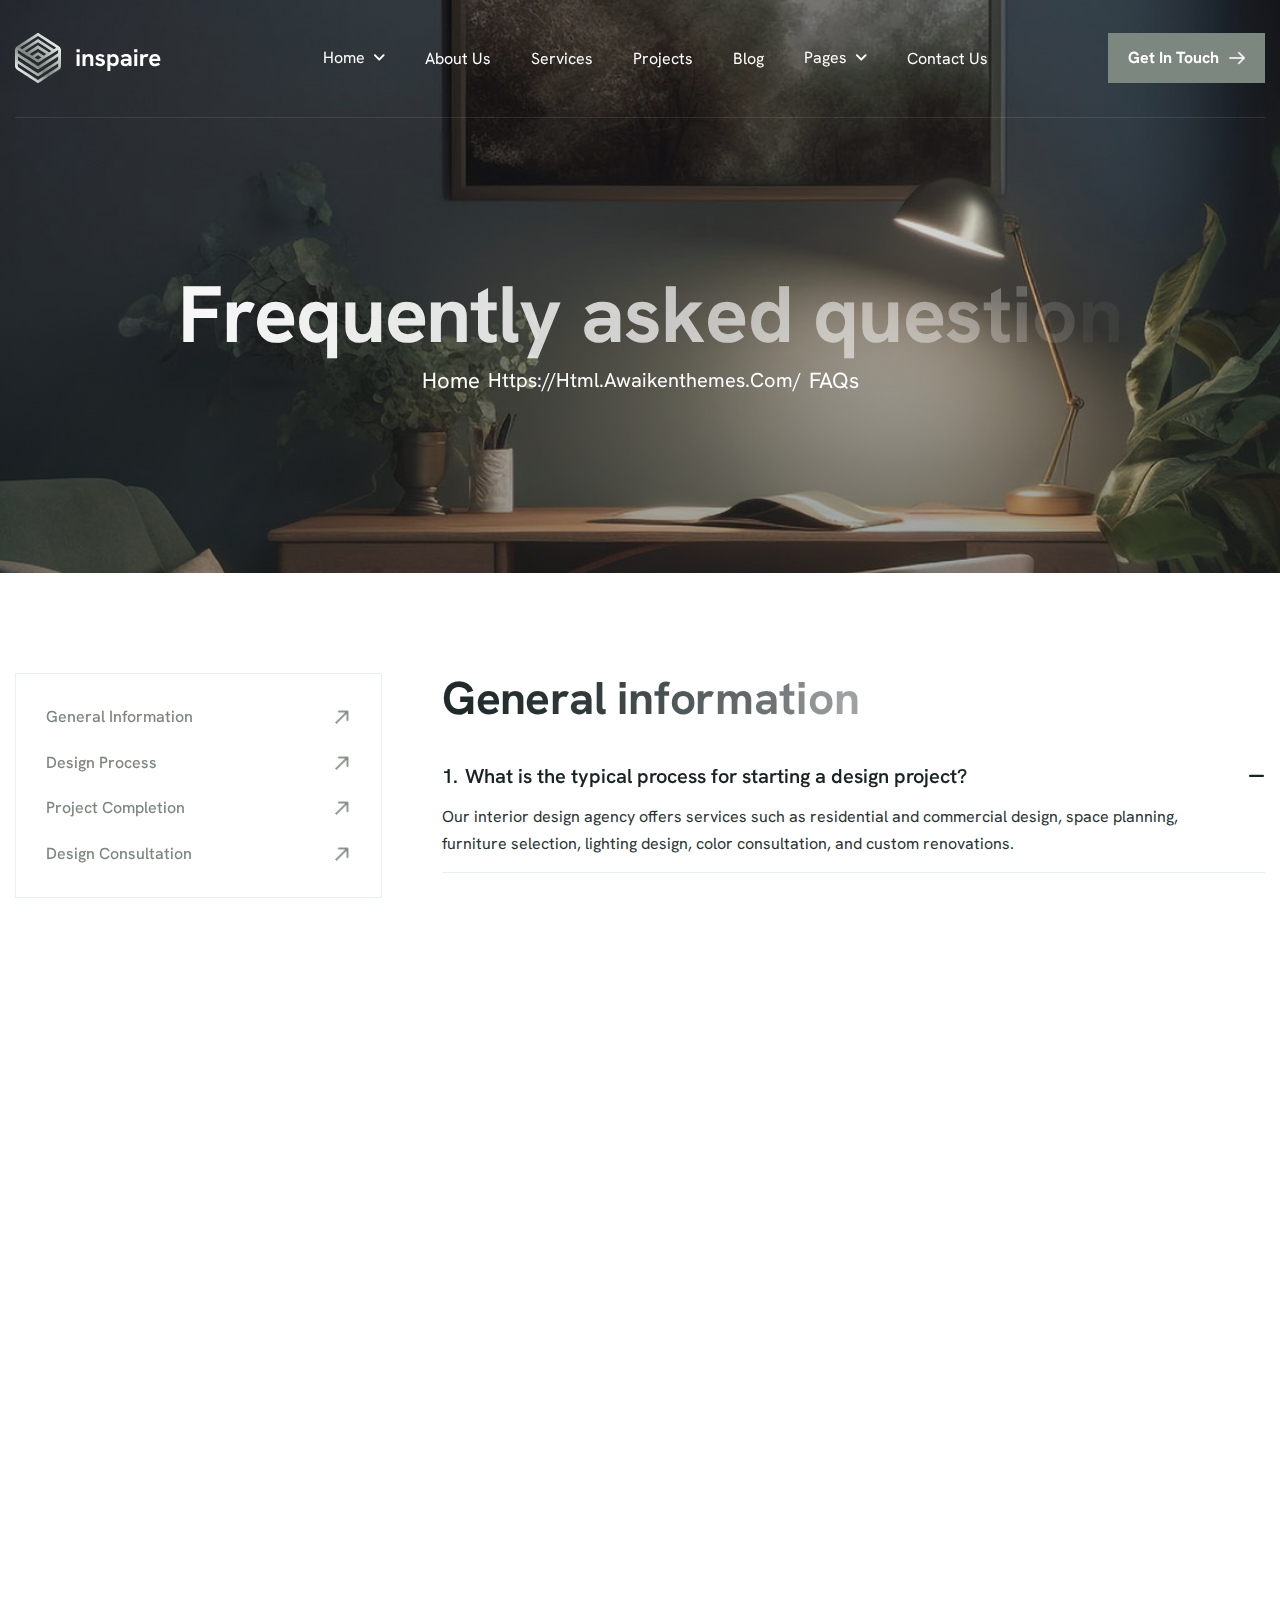
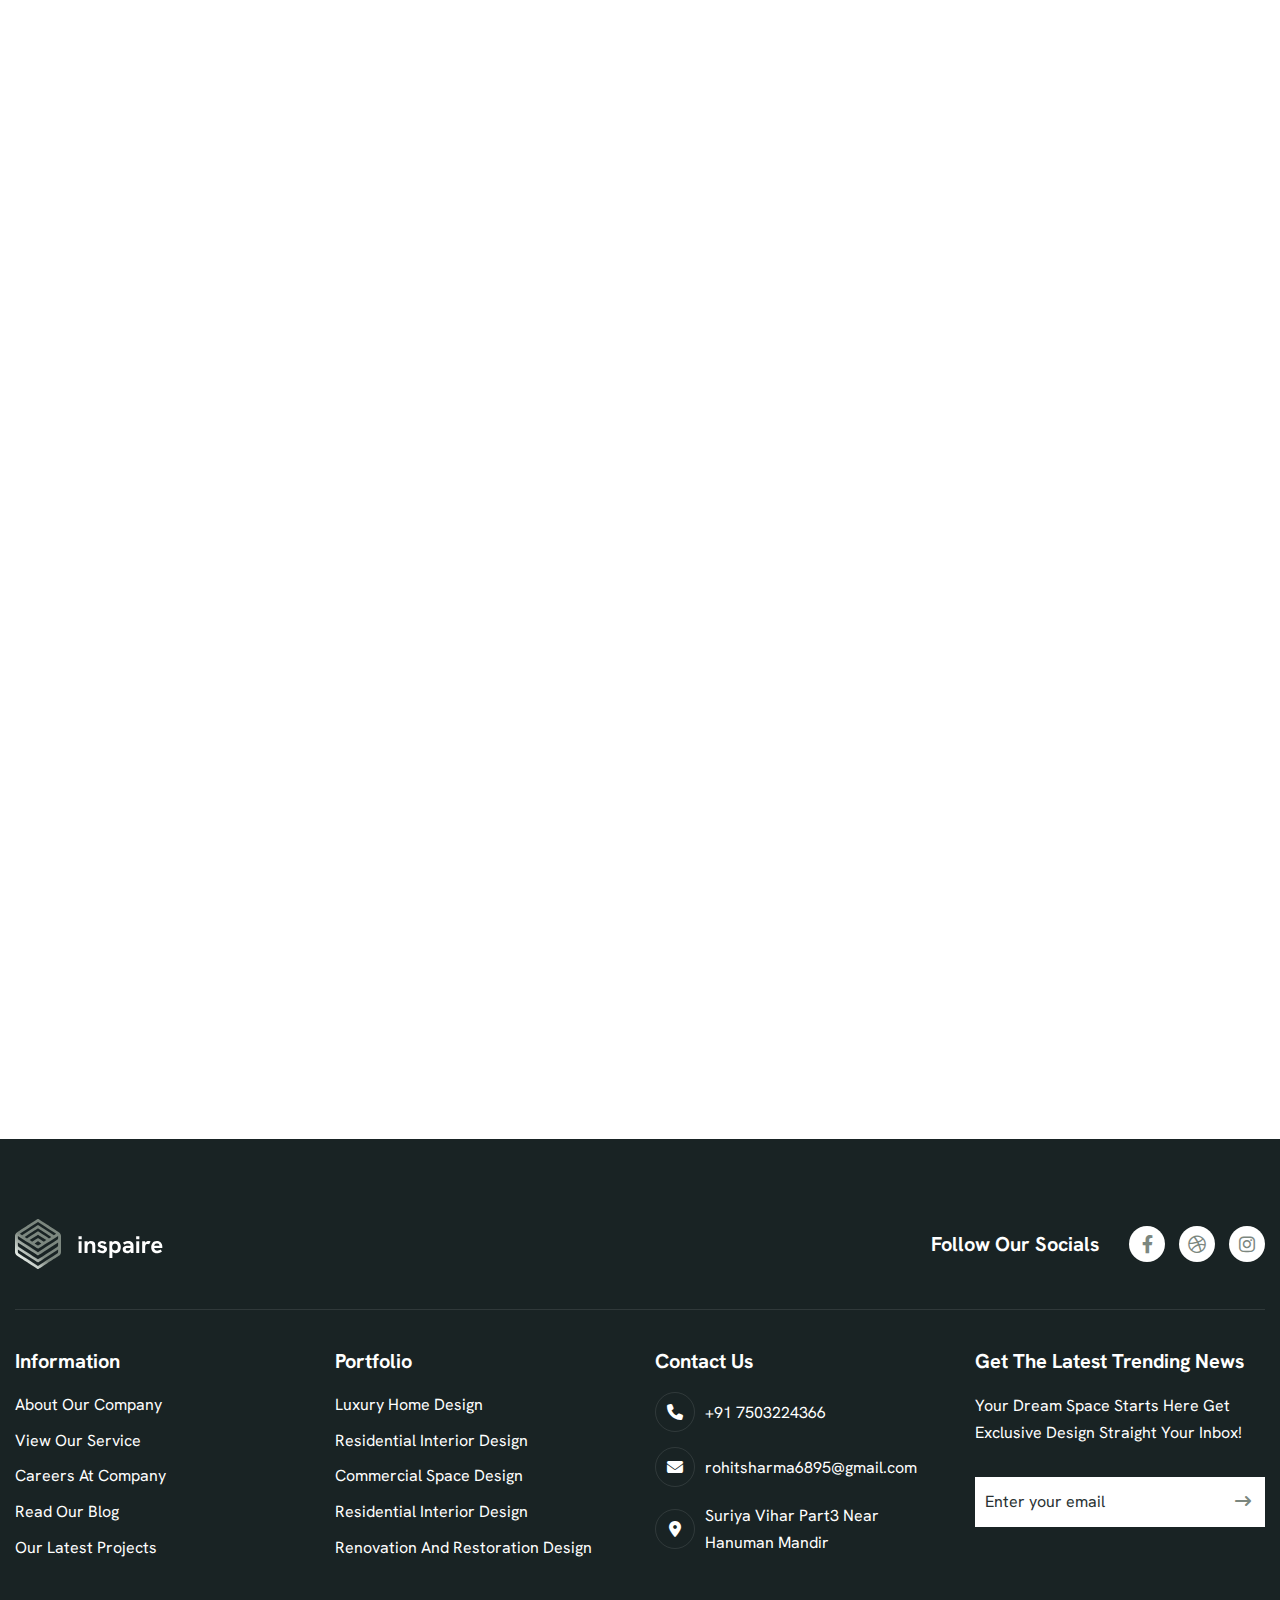
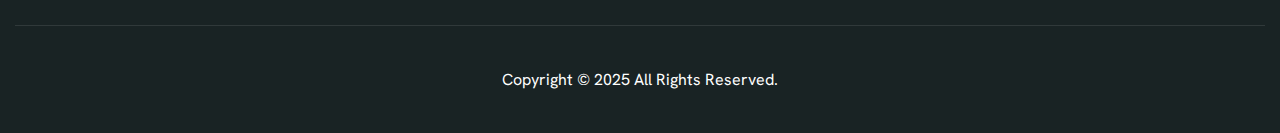
<file: faqs.html>
<!DOCTYPE html>
<html lang="zxx">

<!-- Mirrored from html.awaikenthemes.com/inspaire/faqs.html by HTTrack Website Copier/3.x [XR&CO'2014], Wed, 23 Apr 2025 12:32:59 GMT -->
<head>
	<!-- Meta -->
	<meta charset="utf-8">
	<meta http-equiv="X-UA-Compatible" content="IE=edge">
	<meta name="viewport" content="width=device-width, initial-scale=1.0, maximum-scale=1">
	<meta name="description" content="">
	<meta name="keywords" content="">
	<meta name="author" content="Awaiken">
	<!-- Page Title -->
    <title>Interior Designing</title>
	<!-- Favicon Icon -->
	<link rel="shortcut icon" type="image/x-icon" href="images/favicon.png">
	<!-- Google Fonts Css-->
	<link rel="preconnect" href="https://fonts.googleapis.com/">
    <link rel="preconnect" href="https://fonts.gstatic.com/" crossorigin>
    <link href="https://fonts.googleapis.com/css2?family=Hanken+Grotesk:ital,wght@0,100..900;1,100..900&amp;display=swap" rel="stylesheet">
	<!-- Bootstrap Css -->
	<link href="css/bootstrap.min.css" rel="stylesheet" media="screen">
	<!-- SlickNav Css -->
	<link href="css/slicknav.min.css" rel="stylesheet">
	<!-- Swiper Css -->
	<link rel="stylesheet" href="css/swiper-bundle.min.css">
	<!-- Font Awesome Icon Css-->
	<link href="css/all.min.css" rel="stylesheet" media="screen">
	<!-- Animated Css -->
	<link href="css/animate.css" rel="stylesheet">
    <!-- Magnific Popup Core Css File -->
	<link rel="stylesheet" href="css/magnific-popup.css">
	<!-- Mouse Cursor Css File -->
	<link rel="stylesheet" href="css/mousecursor.css">
	<!-- Main Custom Css -->
	<link href="css/custom.css" rel="stylesheet" media="screen">
</head>
<body>

    <!-- Preloader Start -->
	<div class="preloader">
		<div class="loading-container">
			<div class="loading"></div>
			<div id="loading-icon"><img src="images/loader.svg" alt=""></div>
		</div>
	</div>
	<!-- Preloader End -->

    <!-- Header Start -->
	<header class="main-header">
		<div class="header-sticky">
			<nav class="container">
				<div class="navbar navbar-expand-lg">
					<!-- Logo Start -->
					<a class="navbar-brand" href="index.html">
						<img src="images/logo.svg" alt="Logo">
					</a>
					<!-- Logo End -->

					<!-- Main Menu Start -->
					<div class="collapse navbar-collapse main-menu">
                        <div class="nav-menu-wrapper">
                            <ul class="navbar-nav mr-auto" id="menu">
                                <li class="nav-item submenu"><a class="nav-link" href="index.html">Home</a>
                                    <ul>
                                        <li class="nav-item"><a class="nav-link" href="index-2.html">Home - Image</a></li>
                                        <li class="nav-item"><a class="nav-link" href="index-video.html">Home - Video</a></li>
                                        <li class="nav-item"><a class="nav-link" href="index-slider.html">Home - Slider</a></li>
                                    </ul>
                                </li>                                
                                <li class="nav-item"><a class="nav-link" href="about.html">About Us</a>
                                <li class="nav-item"><a class="nav-link" href="services.html">Services</a></li>
                                <li class="nav-item"><a class="nav-link" href="projects.html">Projects</a></li>
                                <li class="nav-item"><a class="nav-link" href="blog.html">Blog</a></li>
                                <li class="nav-item submenu"><a class="nav-link" href="#">Pages</a>
                                    <ul>                                        
                                        <li class="nav-item"><a class="nav-link" href="service-single.html">Service Details</a></li>
                                        <li class="nav-item"><a class="nav-link" href="project-single.html">Project Details</a></li>
                                        <li class="nav-item"><a class="nav-link" href="blog-single.html">Blog Details</a></li>
                                        <li class="nav-item"><a class="nav-link" href="image-gallery.html">Image Gallery</a></li>
                                        <li class="nav-item"><a class="nav-link" href="faqs.html">FAQs</a></li>
                                        <li class="nav-item"><a class="nav-link" href="404.html">404</a></li>
                                    </ul>
                                </li>
                                <li class="nav-item"><a class="nav-link" href="contact.html">Contact Us</a></li>                             
                            </ul>
                        </div>
                        <!-- Header Btn Start -->
                        <div class="header-btn d-inline-flex">
                            <a href="contact.html" class="btn-default">get in touch</a>
                        </div>
                        <!-- Header Btn End -->
					</div>
					<!-- Main Menu End -->
					<div class="navbar-toggle"></div>
				</div>
			</nav>
			<div class="responsive-menu"></div>
		</div>
	</header>
	<!-- Header End -->

    <!-- Page Header Start -->
	<div class="page-header parallaxie">
		<div class="container">
			<div class="row">
				<div class="col-lg-12">
					<!-- Page Header Box Start -->
					<div class="page-header-box">
						<h1 class="text-anime-style-2" data-cursor="-opaque">Frequently asked question</h1>
						<nav class="wow fadeInUp">
							<ol class="breadcrumb">
								<li class="breadcrumb-item"><a href="index.html">home</a></li>
								<li class="breadcrumb-item active" aria-current="page">FAQs</li>
							</ol>
						</nav>
					</div>
					<!-- Page Header Box End -->
				</div>
			</div>
		</div>
	</div>
	<!-- Page Header End -->

    <!-- Page Faqs Start -->
    <div class="page-faqs">
        <div class="container">
            <div class="row">
                <div class="col-lg-4">
                    <!-- Faqs Sidebar Start -->
                    <div class="faq-sidebar">
                        <!-- Faqs Catagery List Start -->
                        <div class="faq-catagery-list wow fadeInUp">
                            <ul>
                                <li><a href="#general_information">general information</a></li>
                                <li><a href="#design_process">design process</a></li>
                                <li><a href="#project_completion">project completion</a></li>
                                <li><a href="#design_consultation">design consultation</a></li>
                            </ul>
                        </div>
                        <!-- Faqs Catagery List End -->

                        <!-- Sidebar CTA Box Start -->
                        <div class="sidebar-cta-box wow fadeInUp" data-wow-delay="0.2s">
                            <!-- Sidebar CTA Image Start -->
                            <div class="sidebar-cta-image">
                                <div class="image-anime">
                                    <img src="images/sidebar-cta-img.jpg" alt="">
                                </div>
                            </div>
                            <!-- Sidebar CTA Image End -->

                            <!-- Sidebar CTA Body Start -->
                            <div class="sidebar-cta-Body">
                                <!-- Sidebar CTA Content Start -->
                                <div class="sidebar-cta-content">
                                    <h3>how can we help</h3>
                                    <p>If you need any helps, please feel free to contact us.</p>
                                </div>
                                <!-- Sidebar CTA Content End -->

                                <!-- Sidebar CTA Contact Start -->
                                <div class="sidebar-cta-contact">
                                    <!-- Sidebar CTA Contact Item Start -->
                                    <div class="sidebar-cta-contact-item">
                                        <div class="icon-box">
                                            <img src="images/icon-phone.svg" alt="">
                                        </div>
                                        <div class="cta-contact-item-content">
                                            <p>+91 1234567890</p>
                                        </div>
                                    </div>
                                    <!-- Sidebar CTA Contact Item Start -->

                                    <!-- Sidebar CTA Contact Item Start -->
                                    <div class="sidebar-cta-contact-item">
                                        <div class="icon-box">
                                            <img src="images/icon-mail.svg" alt="">
                                        </div>
                                        <div class="cta-contact-item-content">
                                            <p>rohitsharma6895@gmail.com</p>
                                        </div>
                                    </div>
                                    <!-- Sidebar CTA Contact Item Start -->
                                </div>
                                <!-- Sidebar CTA Contact End -->
                            </div>
                            <!-- Sidebar CTA Body End -->
                        </div>
                        <!-- Sidebar CTA Box End -->
                    </div>
                    <!-- Faqs Sidebar End -->
                </div>

                <div class="col-lg-8">
                    <div class="page-faqs-catagery">
                        <!-- FAQs section start -->
                        <div class="our-faq-section page-faq-accordion" id="general_information">
                            <div class="section-title">
                                <h2 class="text-anime-style-2" data-cursor="-opaque">General information</h2>
                            </div>
                            <!-- FAQ Accordion Start -->
                            <div class="faq-accordion" id="accordion">
                                <!-- FAQ Item Start -->
                                <div class="accordion-item wow fadeInUp">
                                    <h2 class="accordion-header" id="heading1">
                                        <button class="accordion-button" type="button" data-bs-toggle="collapse" data-bs-target="#collapse1" aria-expanded="true" aria-controls="collapse1">
                                            <span>1.</span> What is the typical process for starting a design project?
                                        </button>
                                    </h2>
                                    <div id="collapse1" class="accordion-collapse collapse show" aria-labelledby="heading1" data-bs-parent="#accordion">
                                        <div class="accordion-body">
                                            <p>Our interior design agency offers services such as residential and commercial design, space planning, furniture selection, lighting design, color consultation, and custom renovations.</p>
                                        </div>
                                    </div>
                                </div>
                                <!-- FAQ Item End -->

                                <!-- FAQ Item Start -->
                                <div class="accordion-item wow fadeInUp" data-wow-delay="0.2s">
                                    <h2 class="accordion-header" id="heading2">
                                        <button class="accordion-button collapsed" type="button" data-bs-toggle="collapse" data-bs-target="#collapse2" aria-expanded="false" aria-controls="collapse2">
                                            <span>2.</span> How do you ensure the design aligns with my vision?
                                        </button>
                                    </h2>
                                    <div id="collapse2" class="accordion-collapse collapse" aria-labelledby="heading2" data-bs-parent="#accordion">
                                        <div class="accordion-body">
                                            <p>Our interior design agency offers services such as residential and commercial design, space planning, furniture selection, lighting design, color consultation, and custom renovations.</p>
                                        </div>
                                    </div>
                                </div>
                                <!-- FAQ Item End -->

                                <!-- FAQ Item Start -->
                                <div class="accordion-item wow fadeInUp" data-wow-delay="0.4s">
                                    <h2 class="accordion-header" id="heading3">
                                        <button class="accordion-button collapsed" type="button" data-bs-toggle="collapse" data-bs-target="#collapse3" aria-expanded="false" aria-controls="collapse3">
                                            <span>3.</span> What is your typical project timeline?
                                        </button>
                                    </h2>
                                    <div id="collapse3" class="accordion-collapse collapse" aria-labelledby="heading3" data-bs-parent="#accordion">
                                        <div class="accordion-body">
                                            <p>Our interior design agency offers services such as residential and commercial design, space planning, furniture selection, lighting design, color consultation, and custom renovations.</p>
                                        </div>
                                    </div>
                                </div>
                                <!-- FAQ Item End -->

                                <!-- FAQ Item Start -->
                                <div class="accordion-item wow fadeInUp" data-wow-delay="0.6s">
                                    <h2 class="accordion-header" id="heading4">
                                        <button class="accordion-button collapsed" type="button" data-bs-toggle="collapse" data-bs-target="#collapse4" aria-expanded="false" aria-controls="collapse4">
                                            <span>4.</span> How can I prepare my space for a design project?
                                        </button>
                                    </h2>
                                    <div id="collapse4" class="accordion-collapse collapse" aria-labelledby="heading4" data-bs-parent="#accordion">
                                        <div class="accordion-body">
                                            <p>Our interior design agency offers services such as residential and commercial design, space planning, furniture selection, lighting design, color consultation, and custom renovations.</p>
                                        </div>
                                    </div>
                                </div>
                                <!-- FAQ Item End -->

                                <!-- FAQ Item Start -->
                                <div class="accordion-item wow fadeInUp" data-wow-delay="0.8s">
                                    <h2 class="accordion-header" id="heading5">
                                        <button class="accordion-button collapsed" type="button" data-bs-toggle="collapse" data-bs-target="#collapse5" aria-expanded="false" aria-controls="collapse5">
                                            <span>5.</span> Do you work with sustainable or eco-friendly materials?
                                        </button>
                                    </h2>
                                    <div id="collapse5" class="accordion-collapse collapse" aria-labelledby="heading5" data-bs-parent="#accordion">
                                        <div class="accordion-body">
                                            <p>Our interior design agency offers services such as residential and commercial design, space planning, furniture selection, lighting design, color consultation, and custom renovations.</p>
                                        </div>
                                    </div>
                                </div>
                                <!-- FAQ Item End -->
                            </div>
                            <!-- FAQ Accordion End -->
                        </div>
                        <!-- FAQs section End -->

                        <!-- FAQs section start -->
                        <div class="our-faq-section page-faq-accordion" id="design_process">
                            <div class="section-title">
                                <h2 class="text-anime-style-2" data-cursor="-opaque">Design Process</h2>
                            </div>
                            <!-- FAQ Accordion Start -->
                            <div class="faq-accordion" id="accordion1">
                                <!-- FAQ Item Start -->
                                <div class="accordion-item wow fadeInUp">
                                    <h2 class="accordion-header" id="heading6">
                                        <button class="accordion-button" type="button" data-bs-toggle="collapse" data-bs-target="#collapse6" aria-expanded="true" aria-controls="collapse6">
                                            <span>1.</span> What is the first step in the design process?
                                        </button>
                                    </h2>
                                    <div id="collapse6" class="accordion-collapse collapse show" aria-labelledby="heading6" data-bs-parent="#accordion1">
                                        <div class="accordion-body">
                                            <p>Our design process begins with an in-depth consultation to understand your vision, style preferences, and specific requirements, setting the foundation for a tailored design.</p>
                                        </div>
                                    </div>
                                </div>
                                <!-- FAQ Item End -->

                                <!-- FAQ Item Start -->
                                <div class="accordion-item wow fadeInUp" data-wow-delay="0.2s">
                                    <h2 class="accordion-header" id="heading7">
                                        <button class="accordion-button collapsed" type="button" data-bs-toggle="collapse" data-bs-target="#collapse7" aria-expanded="false" aria-controls="collapse7">
                                            <span>2.</span> Will I see design concepts before final decisions are made?
                                        </button>
                                    </h2>
                                    <div id="collapse7" class="accordion-collapse collapse" aria-labelledby="heading7" data-bs-parent="#accordion1">
                                        <div class="accordion-body">
                                            <p>Our design process begins with an in-depth consultation to understand your vision, style preferences, and specific requirements, setting the foundation for a tailored design.</p>
                                        </div>
                                    </div>
                                </div>
                                <!-- FAQ Item End -->

                                <!-- FAQ Item Start -->
                                <div class="accordion-item wow fadeInUp" data-wow-delay="0.4s">
                                    <h2 class="accordion-header" id="heading8">
                                        <button class="accordion-button collapsed" type="button" data-bs-toggle="collapse" data-bs-target="#collapse8" aria-expanded="false" aria-controls="collapse8">
                                            <span>3.</span> How involved can I be in the design process?
                                        </button>
                                    </h2>
                                    <div id="collapse8" class="accordion-collapse collapse" aria-labelledby="heading8" data-bs-parent="#accordion1">
                                        <div class="accordion-body">
                                            <p>Our design process begins with an in-depth consultation to understand your vision, style preferences, and specific requirements, setting the foundation for a tailored design.</p>
                                        </div>
                                    </div>
                                </div>
                                <!-- FAQ Item End -->

                                <!-- FAQ Item Start -->
                                <div class="accordion-item wow fadeInUp" data-wow-delay="0.6s">
                                    <h2 class="accordion-header" id="heading9">
                                        <button class="accordion-button collapsed" type="button" data-bs-toggle="collapse" data-bs-target="#collapse9" aria-expanded="true" aria-controls="collapse9">
                                            <span>4.</span> Do you manage all aspects of the project?
                                        </button>
                                    </h2>
                                    <div id="collapse9" class="accordion-collapse collapse" aria-labelledby="heading9" data-bs-parent="#accordion1">
                                        <div class="accordion-body">
                                            <p>Our design process begins with an in-depth consultation to understand your vision, style preferences, and specific requirements, setting the foundation for a tailored design.</p>
                                        </div>
                                    </div>
                                </div>
                                <!-- FAQ Item End -->

                                <!-- FAQ Item Start -->
                                <div class="accordion-item wow fadeInUp" data-wow-delay="0.8s">
                                    <h2 class="accordion-header" id="heading10">
                                        <button class="accordion-button collapsed" type="button" data-bs-toggle="collapse" data-bs-target="#collapse10" aria-expanded="false" aria-controls="collapse10">
                                            <span>5.</span> Can you incorporate existing furniture or decor into the new design?
                                        </button>
                                    </h2>
                                    <div id="collapse10" class="accordion-collapse collapse" aria-labelledby="heading10" data-bs-parent="#accordion1">
                                        <div class="accordion-body">
                                            <p>Our design process begins with an in-depth consultation to understand your vision, style preferences, and specific requirements, setting the foundation for a tailored design.</p>
                                        </div>
                                    </div>
                                </div>
                                <!-- FAQ Item End -->
                            </div>
                            <!-- FAQ Accordion End -->
                        </div>
                        <!-- FAQs section End -->

                        <!-- FAQs section start -->
                        <div class="our-faq-section page-faq-accordion" id="project_completion">
                            <div class="section-title">
                                <h2 class="text-anime-style-2" data-cursor="-opaque">Project completion</h2>
                            </div>
                            <!-- FAQ Accordion Start -->
                            <div class="faq-accordion" id="accordion2">
                                <!-- FAQ Item Start -->
                                <div class="accordion-item wow fadeInUp">
                                    <h2 class="accordion-header" id="heading11">
                                        <button class="accordion-button" type="button" data-bs-toggle="collapse" data-bs-target="#collapse11" aria-expanded="false" aria-controls="collapse11">
                                            <span>1.</span> How do you ensure the project is completed on time?
                                        </button>
                                    </h2>
                                    <div id="collapse11" class="accordion-collapse collapse show" aria-labelledby="heading11" data-bs-parent="#accordion2">
                                        <div class="accordion-body">
                                            <p>We provide a detailed project timeline, ensuring each phase is completed on schedule. Our team monitors progress regularly, addressing challenges promptly to minimize delays.</p>
                                        </div>
                                    </div>
                                </div>
                                <!-- FAQ Item End -->

                                <!-- FAQ Item Start -->
                                <div class="accordion-item wow fadeInUp" data-wow-delay="0.2s">
                                    <h2 class="accordion-header" id="heading12">
                                        <button class="accordion-button collapsed" type="button" data-bs-toggle="collapse" data-bs-target="#collapse12" aria-expanded="true" aria-controls="collapse12">
                                            <span>2.</span> Will I be involved in the final stages of the project?
                                        </button>
                                    </h2>
                                    <div id="collapse12" class="accordion-collapse collapse" aria-labelledby="heading12" data-bs-parent="#accordion2">
                                        <div class="accordion-body">
                                            <p>We provide a detailed project timeline, ensuring each phase is completed on schedule. Our team monitors progress regularly, addressing challenges promptly to minimize delays.</p>
                                        </div>
                                    </div>
                                </div>
                                <!-- FAQ Item End -->

                                <!-- FAQ Item Start -->
                                <div class="accordion-item wow fadeInUp" data-wow-delay="0.4s">
                                    <h2 class="accordion-header" id="heading13">
                                        <button class="accordion-button collapsed" type="button" data-bs-toggle="collapse" data-bs-target="#collapse13" aria-expanded="false" aria-controls="collapse13">
                                            <span>3.</span> How do you handle any changes or adjustments during the project?
                                        </button>
                                    </h2>
                                    <div id="collapse13" class="accordion-collapse collapse" aria-labelledby="heading13" data-bs-parent="#accordion2">
                                        <div class="accordion-body">
                                            <p>We provide a detailed project timeline, ensuring each phase is completed on schedule. Our team monitors progress regularly, addressing challenges promptly to minimize delays.</p>
                                        </div>
                                    </div>
                                </div>
                                <!-- FAQ Item End -->

                                <!-- FAQ Item Start -->
                                <div class="accordion-item wow fadeInUp" data-wow-delay="0.6s">
                                    <h2 class="accordion-header" id="heading14">
                                        <button class="accordion-button collapsed" type="button" data-bs-toggle="collapse" data-bs-target="#collapse14" aria-expanded="true" aria-controls="collapse14">
                                            <span>4.</span> How do I know if the design is fully implemented as planned?
                                        </button>
                                    </h2>
                                    <div id="collapse14" class="accordion-collapse collapse" aria-labelledby="heading14" data-bs-parent="#accordion2">
                                        <div class="accordion-body">
                                            <p>We provide a detailed project timeline, ensuring each phase is completed on schedule. Our team monitors progress regularly, addressing challenges promptly to minimize delays.</p>
                                        </div>
                                    </div>
                                </div>
                                <!-- FAQ Item End -->

                                <!-- FAQ Item Start -->
                                <div class="accordion-item wow fadeInUp" data-wow-delay="0.8s">
                                    <h2 class="accordion-header" id="heading15">
                                        <button class="accordion-button collapsed" type="button" data-bs-toggle="collapse" data-bs-target="#collapse15" aria-expanded="false" aria-controls="collapse15">
                                            <span>5.</span> What happens after the project is completed?
                                        </button>
                                    </h2>
                                    <div id="collapse15" class="accordion-collapse collapse" aria-labelledby="heading15" data-bs-parent="#accordion2">
                                        <div class="accordion-body">
                                            <p>We provide a detailed project timeline, ensuring each phase is completed on schedule. Our team monitors progress regularly, addressing challenges promptly to minimize delays.</p>
                                        </div>
                                    </div>
                                </div>
                                <!-- FAQ Item End -->
                            </div>
                            <!-- FAQ Accordion End -->
                        </div>
                        <!-- FAQs section End -->

                        <!-- FAQs section start -->
                        <div class="our-faq-section page-faq-accordion" id="design_consultation">
                            <div class="section-title">
                                <h2 class="text-anime-style-2" data-cursor="-opaque">Design consultation</h2>
                            </div>
                            <!-- FAQ Accordion Start -->
                            <div class="faq-accordion" id="accordion3">
                                <!-- FAQ Item Start -->
                                <div class="accordion-item wow fadeInUp">
                                    <h2 class="accordion-header" id="heading16">
                                        <button class="accordion-button" type="button" data-bs-toggle="collapse" data-bs-target="#collapse16" aria-expanded="false" aria-controls="collapse16">
                                            <span>1.</span> What can I expect during the initial consultation?
                                        </button>
                                    </h2>
                                    <div id="collapse16" class="accordion-collapse collapse show" aria-labelledby="heading16" data-bs-parent="#accordion3">
                                        <div class="accordion-body">
                                            <p>During the initial consultation, we'll discuss your design goals, preferences, and any specific requirements, ensuring we have a clear understanding of your vision and how to bring it to life.</p>
                                        </div>
                                    </div>
                                </div>
                                <!-- FAQ Item End -->

                                <!-- FAQ Item Start -->
                                <div class="accordion-item wow fadeInUp" data-wow-delay="0.2s">
                                    <h2 class="accordion-header" id="heading17">
                                        <button class="accordion-button collapsed" type="button" data-bs-toggle="collapse" data-bs-target="#collapse17" aria-expanded="false" aria-controls="collapse17">
                                            <span>2.</span> Do I need to prepare anything for the consultation?
                                        </button>
                                    </h2>
                                    <div id="collapse17" class="accordion-collapse collapse" aria-labelledby="heading17" data-bs-parent="#accordion3">
                                        <div class="accordion-body">
                                            <p>During the initial consultation, we'll discuss your design goals, preferences, and any specific requirements, ensuring we have a clear understanding of your vision and how to bring it to life.</p>
                                        </div>
                                    </div>
                                </div>
                                <!-- FAQ Item End -->

                                <!-- FAQ Item Start -->
                                <div class="accordion-item wow fadeInUp" data-wow-delay="0.4s">
                                    <h2 class="accordion-header" id="heading18">
                                        <button class="accordion-button collapsed" type="button" data-bs-toggle="collapse" data-bs-target="#collapse18" aria-expanded="false" aria-controls="collapse18">
                                            <span>3.</span> How long does the design consultation last?
                                        </button>
                                    </h2>
                                    <div id="collapse18" class="accordion-collapse collapse" aria-labelledby="heading18" data-bs-parent="#accordion3">
                                        <div class="accordion-body">
                                            <p>During the initial consultation, we'll discuss your design goals, preferences, and any specific requirements, ensuring we have a clear understanding of your vision and how to bring it to life.</p>
                                        </div>
                                    </div>
                                </div>
                                <!-- FAQ Item End -->

                                <!-- FAQ Item Start -->
                                <div class="accordion-item wow fadeInUp" data-wow-delay="0.6s">
                                    <h2 class="accordion-header" id="heading19">
                                        <button class="accordion-button collapsed" type="button" data-bs-toggle="collapse" data-bs-target="#collapse19" aria-expanded="false" aria-controls="collapse19">
                                            <span>4.</span> Is the consultation free of charge?
                                        </button>
                                    </h2>
                                    <div id="collapse19" class="accordion-collapse collapse" aria-labelledby="heading19" data-bs-parent="#accordion3">
                                        <div class="accordion-body">
                                            <p>During the initial consultation, we'll discuss your design goals, preferences, and any specific requirements, ensuring we have a clear understanding of your vision and how to bring it to life.</p>
                                        </div>
                                    </div>
                                </div>
                                <!-- FAQ Item End -->
                            </div>
                            <!-- FAQ Accordion End -->
                        </div>
                        <!-- FAQs section End -->
                    </div>                    
                </div>
            </div>
        </div>
    </div>
    <!-- Page Faq End -->

    <!-- Footer Start -->
    <footer class="main-footer">
        <div class="container">
            <div class="row">
                <div class="col-lg-12">
                    <!-- Footer Header Start -->
                    <div class="footer-header">
                        <div class="row align-items-center">  
                            <div class="col-md-6">
                                <!-- Footer Logo Start -->
                                <div class="footer-logo">
                                    <img src="images/footer-logo.svg" alt="">
                                </div>
                                <!-- Footer Logo End -->
                            </div>

                            <div class="col-md-6">
                                <!-- Footer Social Link Start -->
                                <div class="footer-social-links">
                                    <div class="footer-social-link-title">
                                        <h3>follow our socials</h3>
                                    </div>
                                    <ul>
                                        <li><a href="#"><i class="fa-brands fa-facebook-f"></i></a></li>
                                        <li><a href="#"><i class="fa-brands fa-dribbble"></i></a></li>
                                        <li><a href="#"><i class="fa-brands fa-instagram"></i></a></li>
                                    </ul>
                                </div>
                                <!-- Footer Social Link End -->
                            </div>
                        </div>
                    </div>
                    <!-- Footer Header End -->
                </div>

                <div class="col-lg-3 col-md-6">
                    <!-- Footer Links Start -->
                     <div class="footer-links">
                        <h3>information</h3>
                        <ul>
                            <li><a href="about.html">about our company</a></li>
                            <li><a href="services.html">view our service</a></li>
                            <li><a href="#">careers at company</a></li>
                            <li><a href="blog.html">read our blog</a></li>
                            <li><a href="projects.html">our latest projects</a></li>
                        </ul>
                     </div>
                    <!-- Footer Links End -->
                </div>

                <div class="col-lg-3 col-md-6">
                    <!-- Footer Links Start -->
                     <div class="footer-links">
                        <h3>portfolio</h3>
                        <ul>
                            <li><a href="project-single.html">luxury home design</a></li>
                            <li><a href="project-single.html">residential interior design</a></li>
                            <li><a href="project-single.html">commercial space design</a></li>
                            <li><a href="project-single.html">residential interior design</a></li>
                            <li><a href="project-single.html">renovation and restoration design</a></li>
                        </ul>
                     </div>
                    <!-- Footer Links End -->
                </div>

                <div class="col-lg-3 col-md-6">
                    <!-- Footer Contact Box Start -->
                    <div class="footer-contact-box footer-links">
                        <h3>contact us</h3>
                        <!-- Footer Contact Item Start -->
                        <div class="footer-contact-item">
                            <div class="icon-box">
                                <i class="fa-solid fa-phone"></i>
                            </div>
                            <div class="footer-contact-content">
                                <p>+91 7503224366</p>
                            </div>
                        </div>
                        <!-- Footer Contact Item End -->

                        <!-- Footer Contact Item Start -->
                        <div class="footer-contact-item">
                            <div class="icon-box">
                                <i class="fa-solid fa-envelope"></i>
                            </div>
                            <div class="footer-contact-content">
                                <p>rohitsharma6895@gmail.com</p>
                            </div>
                        </div>
                        <!-- Footer Contact Item End -->

                        <!-- Footer Contact Item Start -->
                        <div class="footer-contact-item">
                            <div class="icon-box">
                                <i class="fa-solid fa-location-dot"></i>
                            </div>
                            <div class="footer-contact-content">
                                <p>Suriya Vihar Part3 Near Hanuman Mandir</p>
                            </div>
                        </div>
                        <!-- Footer Contact Item End -->
                    </div>
                    <!-- Footer Contact Box End -->
                </div>

                <div class="col-lg-3 col-md-6">
                    <!-- Footer Newsletter Form Start -->
                    <div class="footer-latest-news footer-links">
                        <h3>get the latest trending news</h3>
                        
                        <div class="footer-newsletter-form">
                            <p>Your Dream Space Starts Here Get Exclusive Design Straight Your Inbox!</p>

                            <form id="newslettersForm" action="#" method="POST">
                                <div class="form-group">
                                    <input type="email" name="email" class="form-control"  id="mail" placeholder="Enter your email" required>
                                    <button type="submit"><i class="fa-solid fa-arrow-right-long"></i> </button>
                                </div>
                            </form>
                        </div>
                    </div>
                    <!-- Footer Newsletter Form End -->
                </div>
            </div>

            <!-- Footer Copyright Section Start -->
            <div class="footer-copyright">
                <div class="row">
                    <div class="col-md-12">
                        <!-- Footer Copyright Start -->
                        <div class="footer-copyright-text">
                            <p>Copyright © 2025 All Rights Reserved.</p>
                        </div>
                        <!-- Footer Copyright End -->
                    </div>
                </div>
            </div>
            <!-- Footer Copyright Section End -->
        </div>
    </footer>
    <!-- Footer End -->

    <!-- Jquery Library File -->
    <script src="js/jquery-3.7.1.min.js"></script>
    <!-- Bootstrap js file -->
    <script src="js/bootstrap.min.js"></script>
    <!-- Validator js file -->
    <script src="js/validator.min.js"></script>
    <!-- SlickNav js file -->
    <script src="js/jquery.slicknav.js"></script>
    <!-- Swiper js file -->
    <script src="js/swiper-bundle.min.js"></script>
    <!-- Counter js file -->
    <script src="js/jquery.waypoints.min.js"></script>
    <script src="js/jquery.counterup.min.js"></script>
    <!-- Isotop js file -->
	<script src="js/isotope.min.js"></script>
    <!-- Magnific js file -->
    <script src="js/jquery.magnific-popup.min.js"></script>
    <!-- SmoothScroll -->
    <script src="js/SmoothScroll.js"></script>
    <!-- Parallax js -->
    <script src="js/parallaxie.js"></script>
    <!-- MagicCursor js file -->
    <script src="js/gsap.min.js"></script>
    <script src="js/magiccursor.js"></script>
    <!-- Text Effect js file -->
    <script src="js/SplitText.js"></script>
    <script src="js/ScrollTrigger.min.js"></script>
    <!-- YTPlayer js File -->
    <script src="js/jquery.mb.YTPlayer.min.js"></script>
    <!-- Wow js file -->
    <script src="js/wow.min.js"></script>
    <!-- Main Custom js file -->
    <script src="js/function.js"></script>
</body>

<!-- Mirrored from html.awaikenthemes.com/inspaire/faqs.html by HTTrack Website Copier/3.x [XR&CO'2014], Wed, 23 Apr 2025 12:32:59 GMT -->
</html>
</file>
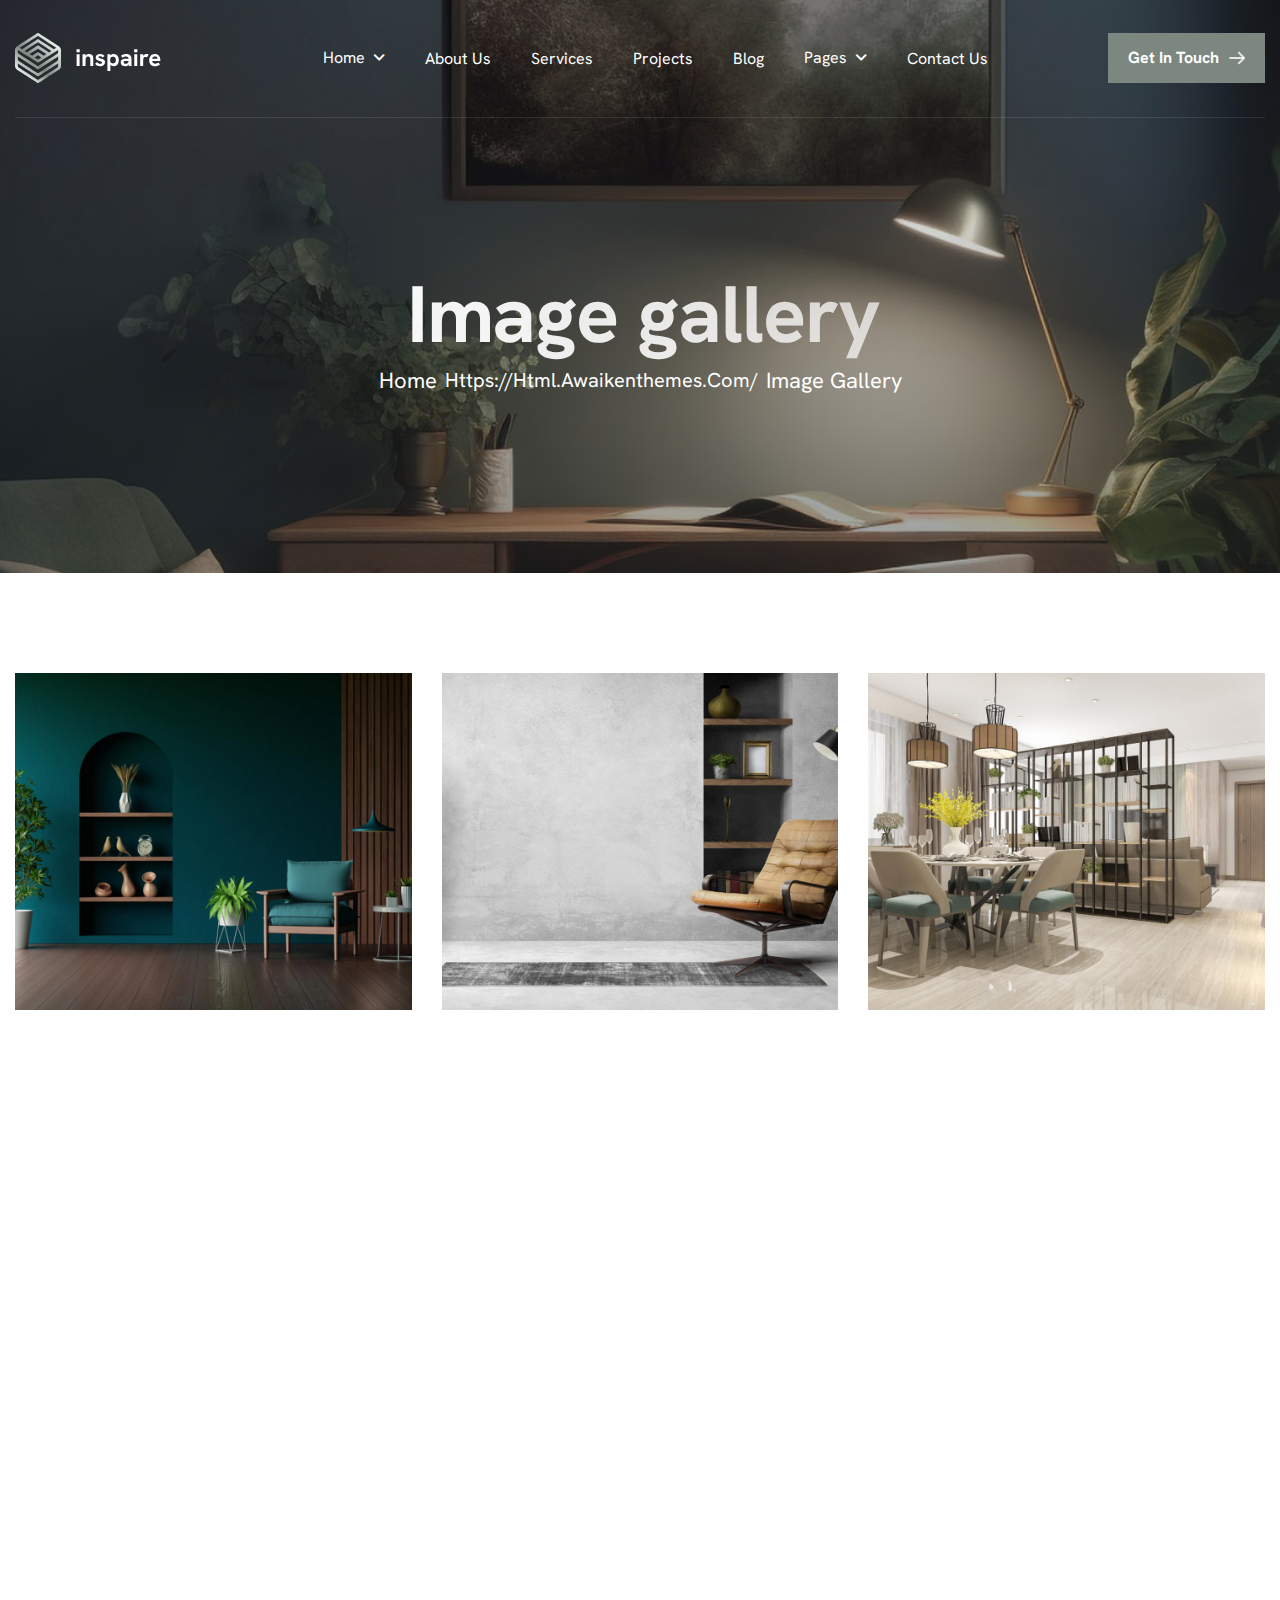
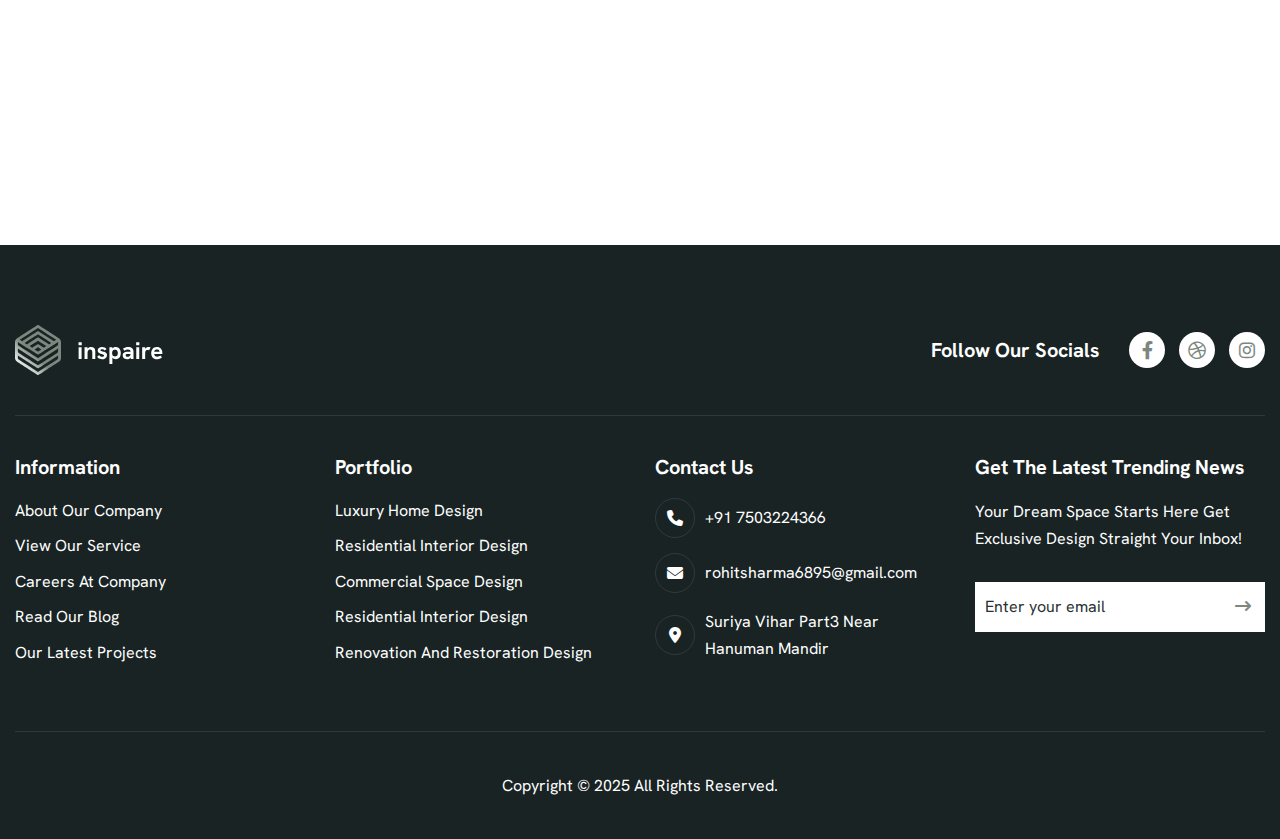
<file: image-gallery.html>
<!DOCTYPE html>
<html lang="zxx">

<!-- Mirrored from html.awaikenthemes.com/inspaire/image-gallery.html by HTTrack Website Copier/3.x [XR&CO'2014], Wed, 23 Apr 2025 12:32:58 GMT -->
<head>
	<!-- Meta -->
	<meta charset="utf-8">
	<meta http-equiv="X-UA-Compatible" content="IE=edge">
	<meta name="viewport" content="width=device-width, initial-scale=1.0, maximum-scale=1">
	<meta name="description" content="">
	<meta name="keywords" content="">
	<meta name="author" content="Awaiken">
	<!-- Page Title -->
    <title>Interior Designing</title>
	<!-- Favicon Icon -->
	<link rel="shortcut icon" type="image/x-icon" href="images/favicon.png">
	<!-- Google Fonts Css-->
	<link rel="preconnect" href="https://fonts.googleapis.com/">
    <link rel="preconnect" href="https://fonts.gstatic.com/" crossorigin>
    <link href="https://fonts.googleapis.com/css2?family=Hanken+Grotesk:ital,wght@0,100..900;1,100..900&amp;display=swap" rel="stylesheet">
	<!-- Bootstrap Css -->
	<link href="css/bootstrap.min.css" rel="stylesheet" media="screen">
	<!-- SlickNav Css -->
	<link href="css/slicknav.min.css" rel="stylesheet">
	<!-- Swiper Css -->
	<link rel="stylesheet" href="css/swiper-bundle.min.css">
	<!-- Font Awesome Icon Css-->
	<link href="css/all.min.css" rel="stylesheet" media="screen">
	<!-- Animated Css -->
	<link href="css/animate.css" rel="stylesheet">
    <!-- Magnific Popup Core Css File -->
	<link rel="stylesheet" href="css/magnific-popup.css">
	<!-- Mouse Cursor Css File -->
	<link rel="stylesheet" href="css/mousecursor.css">
	<!-- Main Custom Css -->
	<link href="css/custom.css" rel="stylesheet" media="screen">
</head>
<body>

    <!-- Preloader Start -->
	<div class="preloader">
		<div class="loading-container">
			<div class="loading"></div>
			<div id="loading-icon"><img src="images/loader.svg" alt=""></div>
		</div>
	</div>
	<!-- Preloader End -->

    <!-- Header Start -->
	<header class="main-header">
		<div class="header-sticky">
			<nav class="container">
				<div class="navbar navbar-expand-lg">
					<!-- Logo Start -->
					<a class="navbar-brand" href="index.html">
						<img src="images/logo.svg" alt="Logo">
					</a>
					<!-- Logo End -->

					<!-- Main Menu Start -->
					<div class="collapse navbar-collapse main-menu">
                        <div class="nav-menu-wrapper">
                            <ul class="navbar-nav mr-auto" id="menu">
                                <li class="nav-item submenu"><a class="nav-link" href="index.html">Home</a>
                                    <ul>
                                        <li class="nav-item"><a class="nav-link" href="index-2.html">Home - Image</a></li>
                                        <li class="nav-item"><a class="nav-link" href="index-video.html">Home - Video</a></li>
                                        <li class="nav-item"><a class="nav-link" href="index-slider.html">Home - Slider</a></li>
                                    </ul>
                                </li>                                
                                <li class="nav-item"><a class="nav-link" href="about.html">About Us</a>
                                <li class="nav-item"><a class="nav-link" href="services.html">Services</a></li>
                                <li class="nav-item"><a class="nav-link" href="projects.html">Projects</a></li>
                                <li class="nav-item"><a class="nav-link" href="blog.html">Blog</a></li>
                                <li class="nav-item submenu"><a class="nav-link" href="#">Pages</a>
                                    <ul>                                        
                                        <li class="nav-item"><a class="nav-link" href="service-single.html">Service Details</a></li>
                                        <li class="nav-item"><a class="nav-link" href="project-single.html">Project Details</a></li>
                                        <li class="nav-item"><a class="nav-link" href="blog-single.html">Blog Details</a></li>
                                        <li class="nav-item"><a class="nav-link" href="image-gallery.html">Image Gallery</a></li>
                                        <li class="nav-item"><a class="nav-link" href="faqs.html">FAQs</a></li>
                                        <li class="nav-item"><a class="nav-link" href="404.html">404</a></li>
                                    </ul>
                                </li>
                                <li class="nav-item"><a class="nav-link" href="contact.html">Contact Us</a></li>                             
                            </ul>
                        </div>
                        <!-- Header Btn Start -->
                        <div class="header-btn d-inline-flex">
                            <a href="contact.html" class="btn-default">get in touch</a>
                        </div>
                        <!-- Header Btn End -->
					</div>
					<!-- Main Menu End -->
					<div class="navbar-toggle"></div>
				</div>
			</nav>
			<div class="responsive-menu"></div>
		</div>
	</header>
	<!-- Header End -->

    <!-- Page Header Start -->
	<div class="page-header parallaxie">
		<div class="container">
			<div class="row">
				<div class="col-lg-12">
					<!-- Page Header Box Start -->
					<div class="page-header-box">
						<h1 class="text-anime-style-2" data-cursor="-opaque">Image gallery</h1>
						<nav class="wow fadeInUp">
							<ol class="breadcrumb">
								<li class="breadcrumb-item"><a href="index.html">home</a></li>
								<li class="breadcrumb-item active" aria-current="page">image gallery</li>
							</ol>
						</nav>
					</div>
					<!-- Page Header Box End -->
				</div>
			</div>
		</div>
	</div>
	<!-- Page Header End -->

    <!-- Photo Gallery Section Start -->
	<div class="page-gallery">
		<div class="container">
			<!-- gallery section start -->
			<div class="row gallery-items page-gallery-box">
                <div class="col-lg-4 col-6">
                    <!-- image gallery start -->
                    <div class="photo-gallery wow fadeInUp" data-cursor-text="View">
                        <a href="images/gallery-1.jpg">
                            <figure class="image-anime">
                                <img src="images/gallery-1.jpg" alt="">
                            </figure>
                        </a>
                    </div>
                    <!-- image gallery end -->
                </div>

                <div class="col-lg-4 col-6">
                    <!-- image gallery start -->
                    <div class="photo-gallery wow fadeInUp" data-wow-delay="0.2s" data-cursor-text="View">
                        <a href="images/gallery-2.jpg">
                            <figure class="image-anime">
                                <img src="images/gallery-2.jpg" alt="">
                            </figure>
                        </a>
                    </div>
                    <!-- image gallery end -->
                </div>

                <div class="col-lg-4 col-6">
                    <!-- image gallery start -->
                    <div class="photo-gallery wow fadeInUp" data-wow-delay="0.4s" data-cursor-text="View">
                        <a href="images/gallery-3.jpg">
                            <figure class="image-anime">
                                <img src="images/gallery-3.jpg" alt="">
                            </figure>
                        </a>
                    </div>
                    <!-- image gallery end -->
                </div>

                <div class="col-lg-4 col-6">
                    <!-- image gallery start -->
                    <div class="photo-gallery wow fadeInUp" data-wow-delay="0.6s" data-cursor-text="View">
                        <a href="images/gallery-4.jpg">
                            <figure class="image-anime">
                                <img src="images/gallery-4.jpg" alt="">
                            </figure>
                        </a>
                    </div>
                    <!-- image gallery end -->
                </div>

                <div class="col-lg-4 col-6">
                    <!-- image gallery start -->
                    <div class="photo-gallery wow fadeInUp" data-wow-delay="0.8s" data-cursor-text="View">
                        <a href="images/gallery-5.jpg">
                            <figure class="image-anime">
                                <img src="images/gallery-5.jpg" alt="">
                            </figure>
                        </a>
                    </div>
                    <!-- image gallery end -->
                </div>

                <div class="col-lg-4 col-6">
                    <!-- image gallery start -->
                    <div class="photo-gallery wow fadeInUp" data-wow-delay="1s" data-cursor-text="View">
                        <a href="images/gallery-6.jpg">
                            <figure class="image-anime">
                                <img src="images/gallery-6.jpg" alt="">
                            </figure>
                        </a>
                    </div>
                    <!-- image gallery end -->
                </div>
                
                <div class="col-lg-4 col-6">
                    <!-- image gallery start -->
                    <div class="photo-gallery wow fadeInUp" data-wow-delay="1.2s" data-cursor-text="View">
                        <a href="images/gallery-7.jpg">
                            <figure class="image-anime">
                                <img src="images/gallery-7.jpg" alt="">
                            </figure>
                        </a>
                    </div>
                    <!-- image gallery end -->
                </div>

                <div class="col-lg-4 col-6">
                    <!-- image gallery start -->
                    <div class="photo-gallery wow fadeInUp" data-wow-delay="1.4s" data-cursor-text="View">
                        <a href="images/gallery-8.jpg">
                            <figure class="image-anime">
                                <img src="images/gallery-8.jpg" alt="">
                            </figure>
                        </a>
                    </div>
                    <!-- image gallery end -->
                </div>

                <div class="col-lg-4 col-6">
                    <!-- image gallery start -->
                    <div class="photo-gallery wow fadeInUp" data-wow-delay="1.6s" data-cursor-text="View">
                        <a href="images/gallery-9.jpg">
                            <figure class="image-anime">
                                <img src="images/gallery-9.jpg" alt="">
                            </figure>
                        </a>
                    </div>
                    <!-- image gallery end -->
                </div>
			</div>
			<!-- gallery section end -->
		</div>
	</div>
	<!-- Photo Gallery Section End -->

    <!-- Footer Start -->
    <footer class="main-footer">
        <div class="container">
            <div class="row">
                <div class="col-lg-12">
                    <!-- Footer Header Start -->
                    <div class="footer-header">
                        <div class="row align-items-center">  
                            <div class="col-md-6">
                                <!-- Footer Logo Start -->
                                <div class="footer-logo">
                                    <img src="images/footer-logo.svg" alt="">
                                </div>
                                <!-- Footer Logo End -->
                            </div>

                            <div class="col-md-6">
                                <!-- Footer Social Link Start -->
                                <div class="footer-social-links">
                                    <div class="footer-social-link-title">
                                        <h3>follow our socials</h3>
                                    </div>
                                    <ul>
                                        <li><a href="#"><i class="fa-brands fa-facebook-f"></i></a></li>
                                        <li><a href="#"><i class="fa-brands fa-dribbble"></i></a></li>
                                        <li><a href="#"><i class="fa-brands fa-instagram"></i></a></li>
                                    </ul>
                                </div>
                                <!-- Footer Social Link End -->
                            </div>
                        </div>
                    </div>
                    <!-- Footer Header End -->
                </div>

                <div class="col-lg-3 col-md-6">
                    <!-- Footer Links Start -->
                     <div class="footer-links">
                        <h3>information</h3>
                        <ul>
                            <li><a href="about.html">about our company</a></li>
                            <li><a href="services.html">view our service</a></li>
                            <li><a href="#">careers at company</a></li>
                            <li><a href="blog.html">read our blog</a></li>
                            <li><a href="projects.html">our latest projects</a></li>
                        </ul>
                     </div>
                    <!-- Footer Links End -->
                </div>

                <div class="col-lg-3 col-md-6">
                    <!-- Footer Links Start -->
                     <div class="footer-links">
                        <h3>portfolio</h3>
                        <ul>
                            <li><a href="project-single.html">luxury home design</a></li>
                            <li><a href="project-single.html">residential interior design</a></li>
                            <li><a href="project-single.html">commercial space design</a></li>
                            <li><a href="project-single.html">residential interior design</a></li>
                            <li><a href="project-single.html">renovation and restoration design</a></li>
                        </ul>
                     </div>
                    <!-- Footer Links End -->
                </div>

                <div class="col-lg-3 col-md-6">
                    <!-- Footer Contact Box Start -->
                    <div class="footer-contact-box footer-links">
                        <h3>contact us</h3>
                        <!-- Footer Contact Item Start -->
                        <div class="footer-contact-item">
                            <div class="icon-box">
                                <i class="fa-solid fa-phone"></i>
                            </div>
                            <div class="footer-contact-content">
                                <p>+91 7503224366</p>
                            </div>
                        </div>
                        <!-- Footer Contact Item End -->

                        <!-- Footer Contact Item Start -->
                        <div class="footer-contact-item">
                            <div class="icon-box">
                                <i class="fa-solid fa-envelope"></i>
                            </div>
                            <div class="footer-contact-content">
                                <p>rohitsharma6895@gmail.com</p>
                            </div>
                        </div>
                        <!-- Footer Contact Item End -->

                        <!-- Footer Contact Item Start -->
                        <div class="footer-contact-item">
                            <div class="icon-box">
                                <i class="fa-solid fa-location-dot"></i>
                            </div>
                            <div class="footer-contact-content">
                                <p>Suriya Vihar Part3 Near Hanuman Mandir</p>
                            </div>
                        </div>
                        <!-- Footer Contact Item End -->
                    </div>
                    <!-- Footer Contact Box End -->
                </div>

                <div class="col-lg-3 col-md-6">
                    <!-- Footer Newsletter Form Start -->
                    <div class="footer-latest-news footer-links">
                        <h3>get the latest trending news</h3>
                        
                        <div class="footer-newsletter-form">
                            <p>Your Dream Space Starts Here Get Exclusive Design Straight Your Inbox!</p>

                            <form id="newslettersForm" action="#" method="POST">
                                <div class="form-group">
                                    <input type="email" name="email" class="form-control"  id="mail" placeholder="Enter your email" required>
                                    <button type="submit"><i class="fa-solid fa-arrow-right-long"></i> </button>
                                </div>
                            </form>
                        </div>
                    </div>
                    <!-- Footer Newsletter Form End -->
                </div>
            </div>

            <!-- Footer Copyright Section Start -->
            <div class="footer-copyright">
                <div class="row">
                    <div class="col-md-12">
                        <!-- Footer Copyright Start -->
                        <div class="footer-copyright-text">
                            <p>Copyright © 2025 All Rights Reserved.</p>
                        </div>
                        <!-- Footer Copyright End -->
                    </div>
                </div>
            </div>
            <!-- Footer Copyright Section End -->
        </div>
    </footer>
    <!-- Footer End -->

    <!-- Jquery Library File -->
    <script src="js/jquery-3.7.1.min.js"></script>
    <!-- Bootstrap js file -->
    <script src="js/bootstrap.min.js"></script>
    <!-- Validator js file -->
    <script src="js/validator.min.js"></script>
    <!-- SlickNav js file -->
    <script src="js/jquery.slicknav.js"></script>
    <!-- Swiper js file -->
    <script src="js/swiper-bundle.min.js"></script>
    <!-- Counter js file -->
    <script src="js/jquery.waypoints.min.js"></script>
    <script src="js/jquery.counterup.min.js"></script>
    <!-- Isotop js file -->
	<script src="js/isotope.min.js"></script>
    <!-- Magnific js file -->
    <script src="js/jquery.magnific-popup.min.js"></script>
    <!-- SmoothScroll -->
    <script src="js/SmoothScroll.js"></script>
    <!-- Parallax js -->
    <script src="js/parallaxie.js"></script>
    <!-- MagicCursor js file -->
    <script src="js/gsap.min.js"></script>
    <script src="js/magiccursor.js"></script>
    <!-- Text Effect js file -->
    <script src="js/SplitText.js"></script>
    <script src="js/ScrollTrigger.min.js"></script>
    <!-- YTPlayer js File -->
    <script src="js/jquery.mb.YTPlayer.min.js"></script>
    <!-- Wow js file -->
    <script src="js/wow.min.js"></script>
    <!-- Main Custom js file -->
    <script src="js/function.js"></script>
</body>

<!-- Mirrored from html.awaikenthemes.com/inspaire/image-gallery.html by HTTrack Website Copier/3.x [XR&CO'2014], Wed, 23 Apr 2025 12:32:59 GMT -->
</html>
</file>
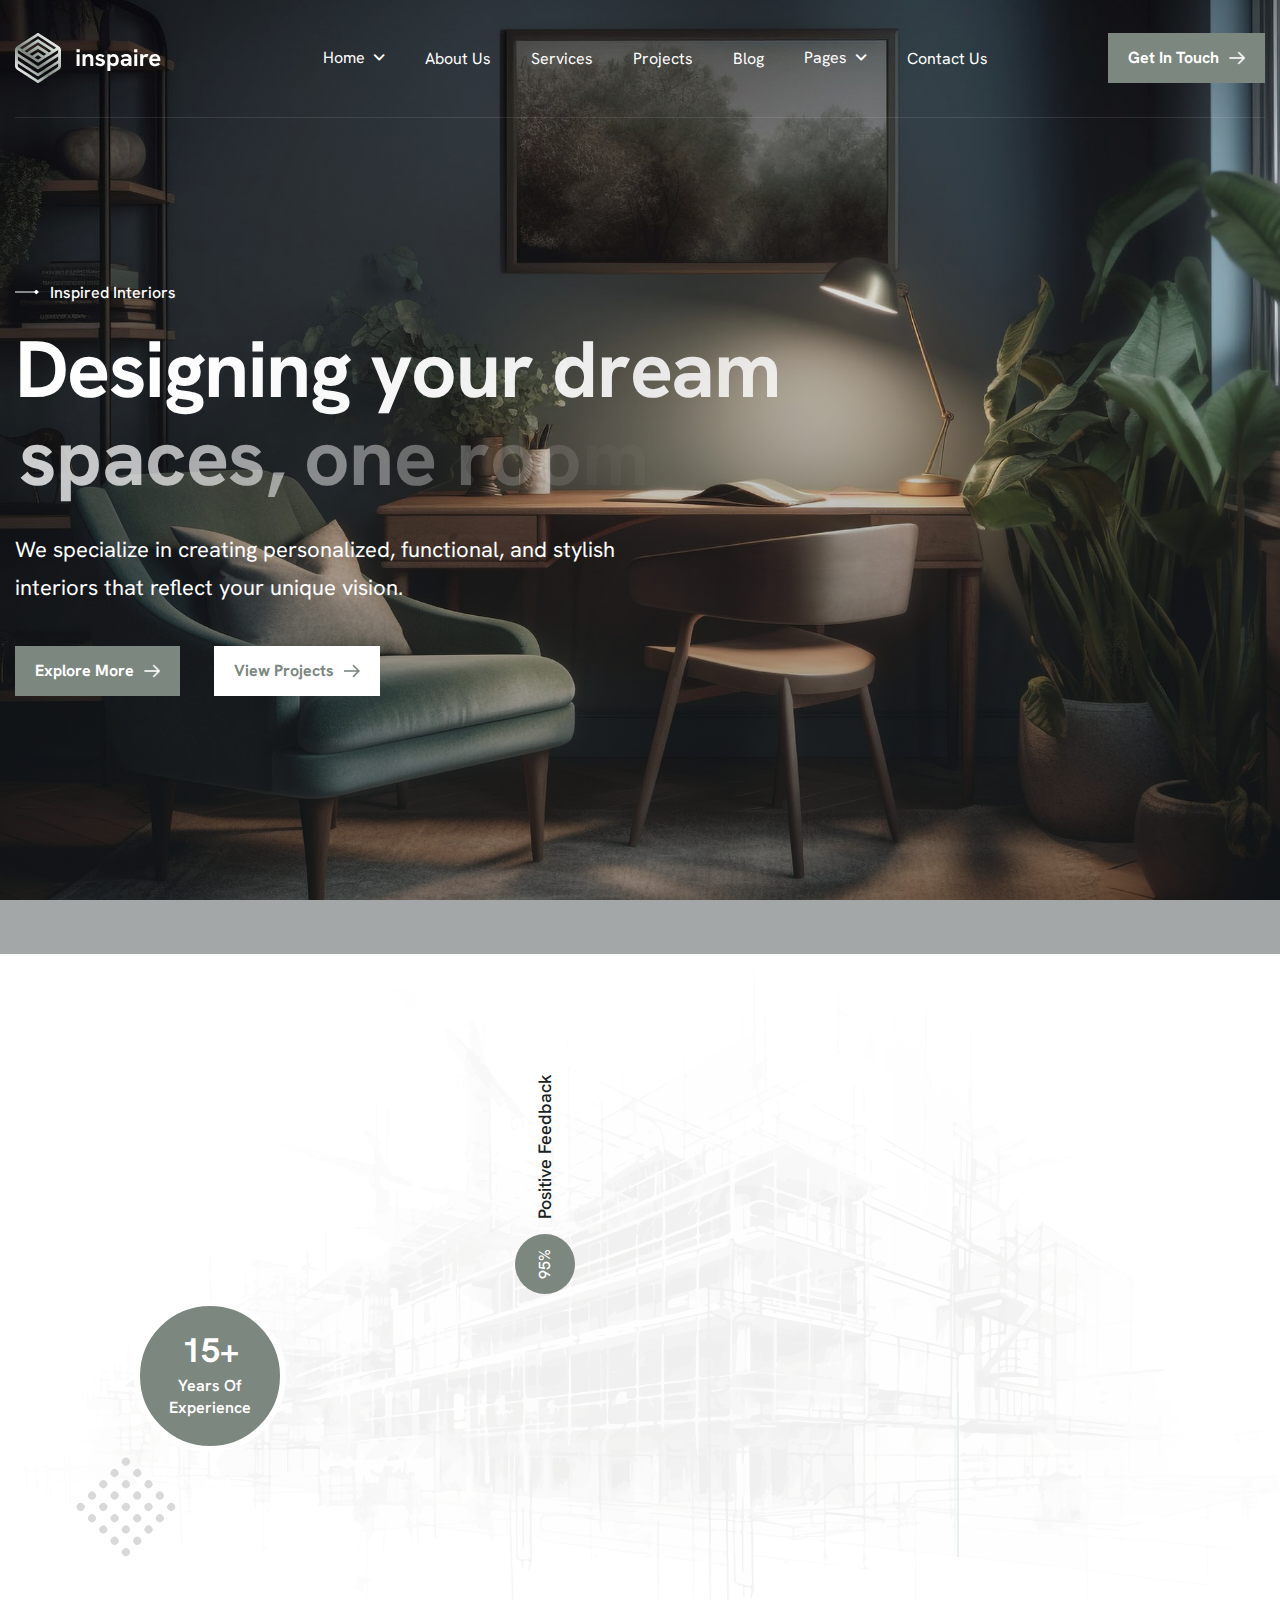
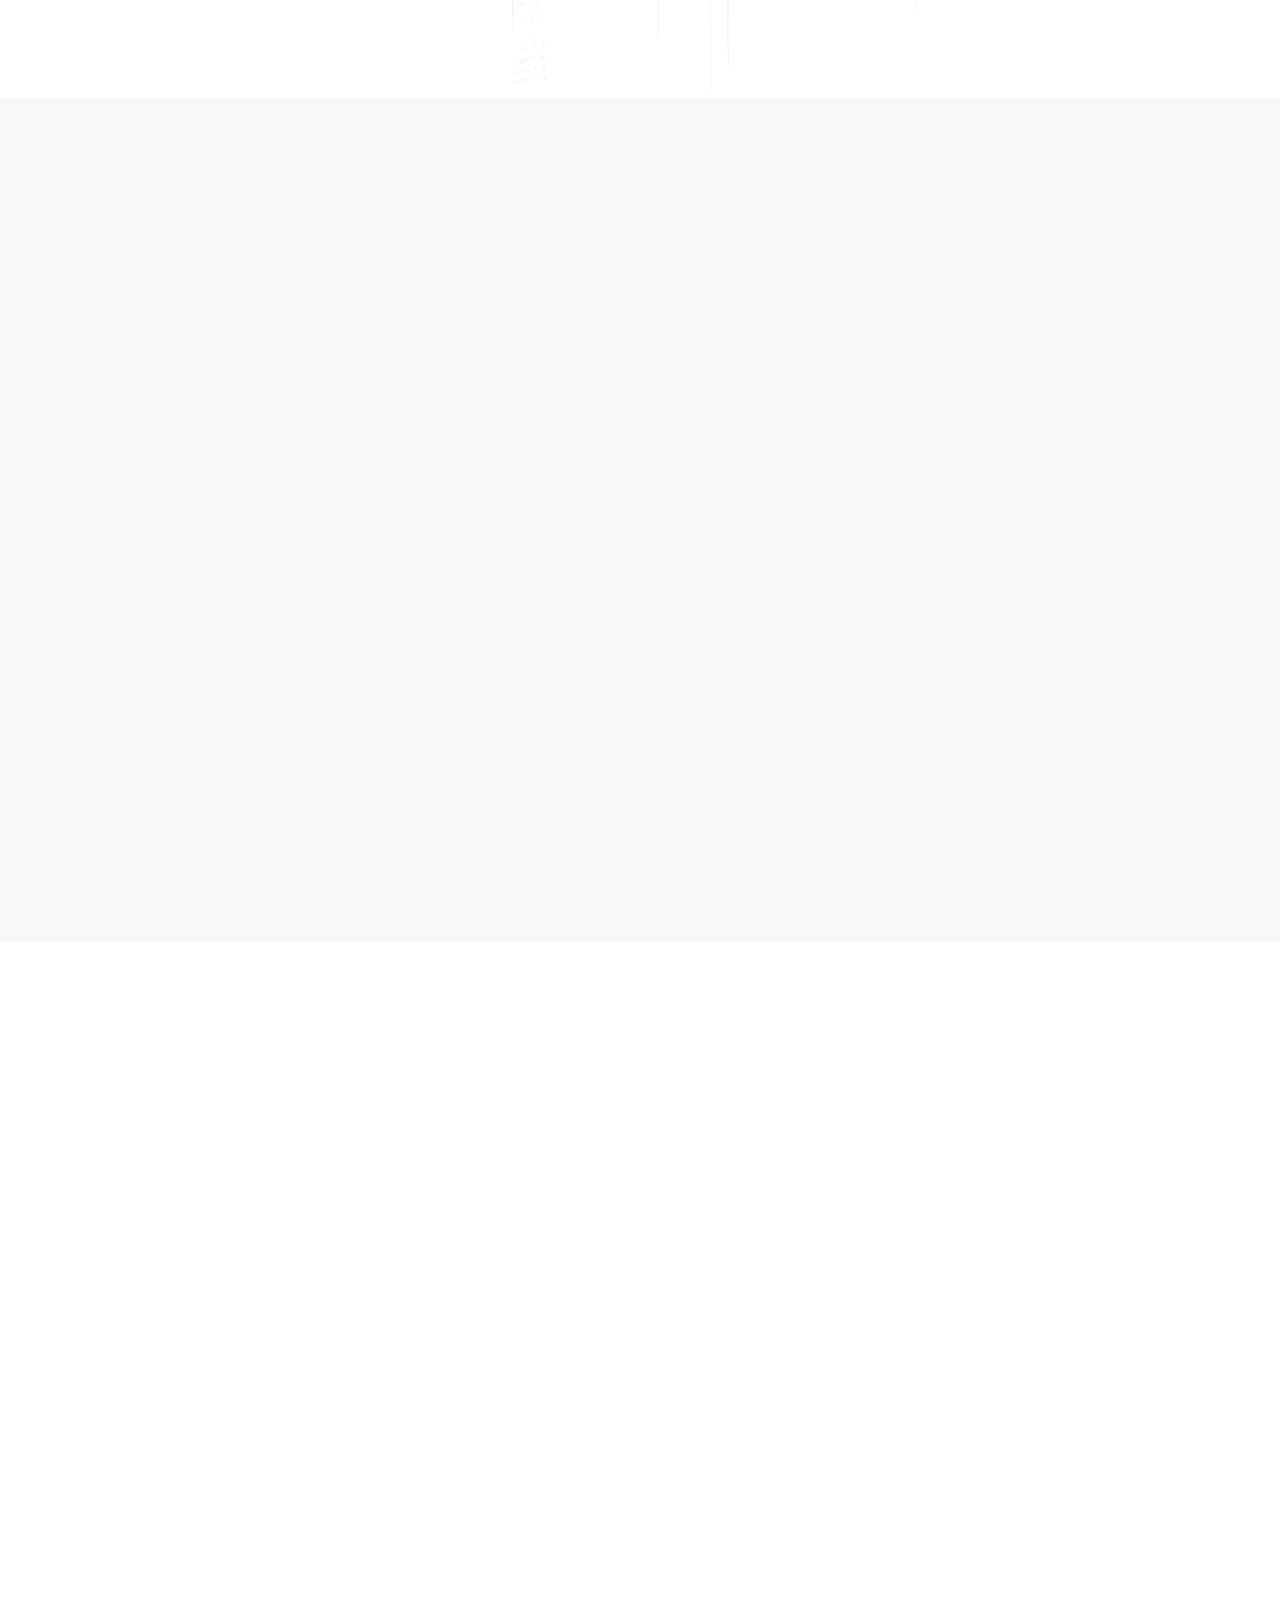
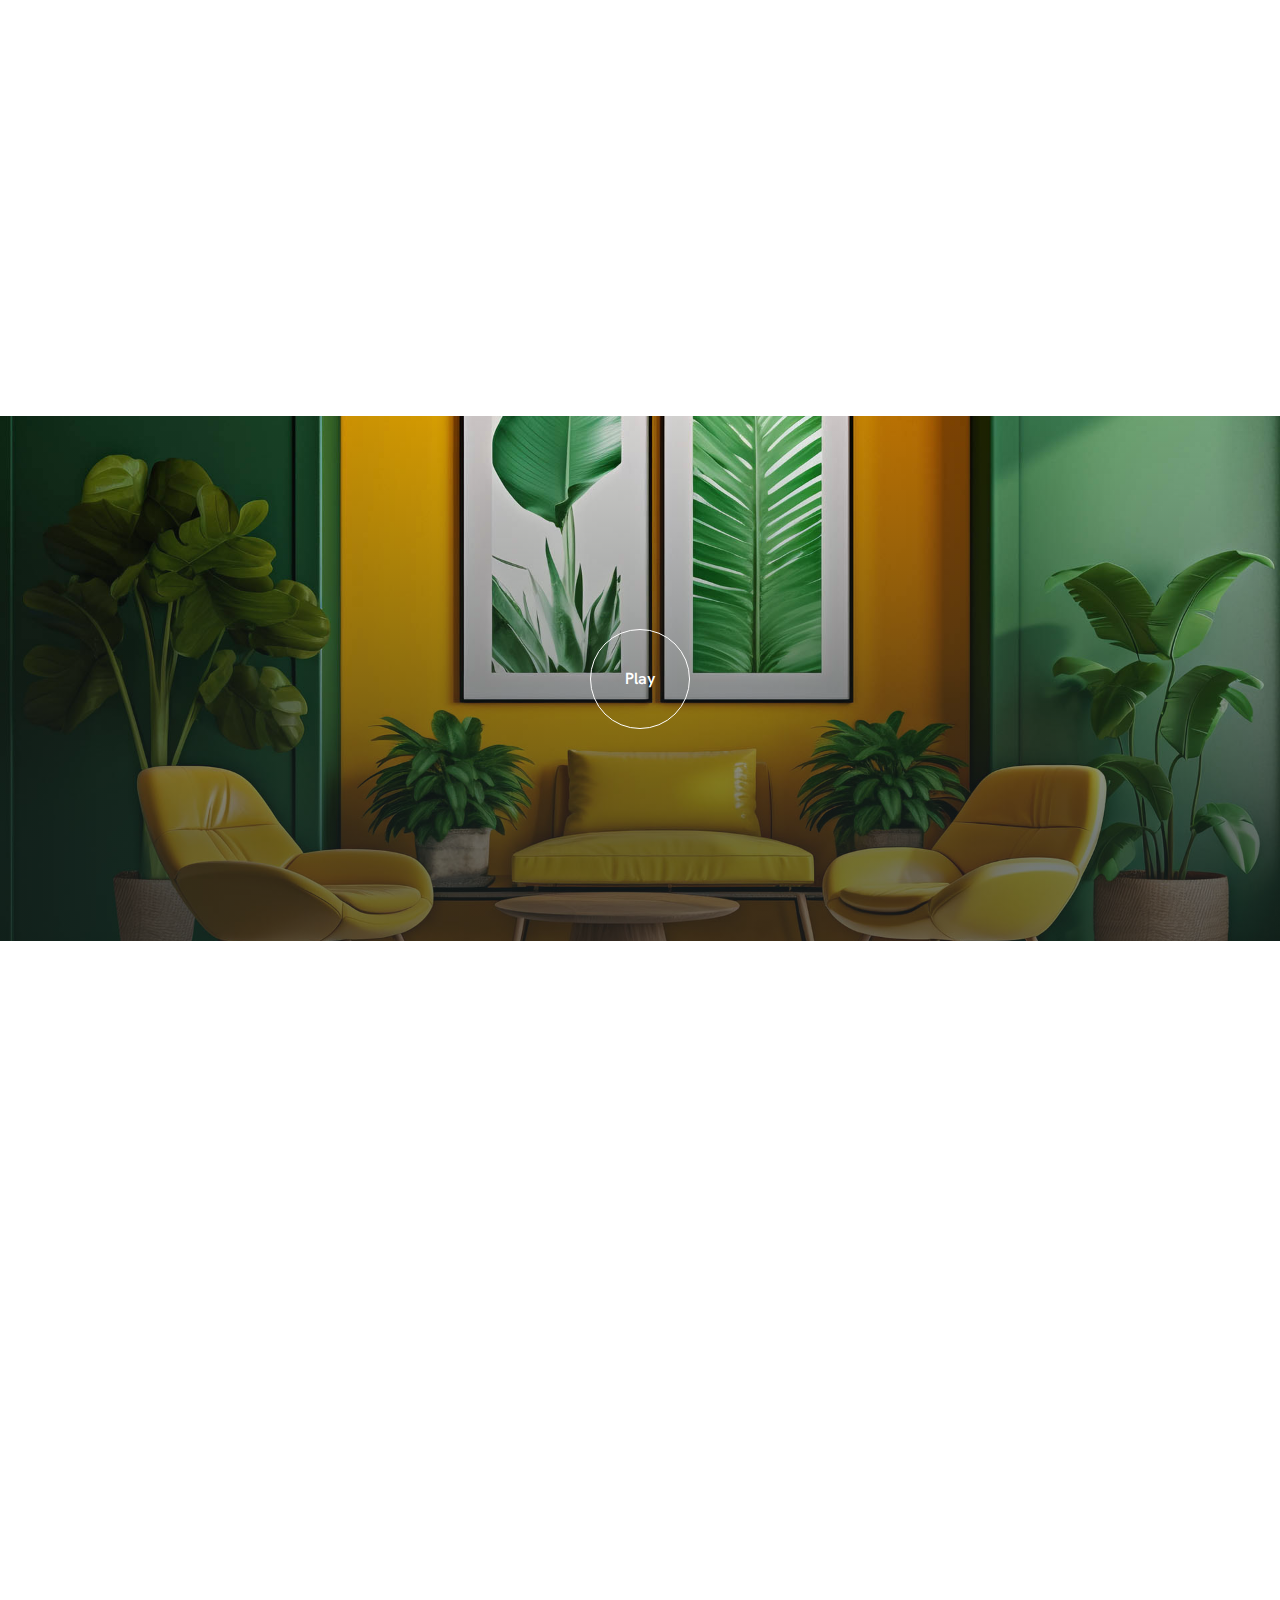
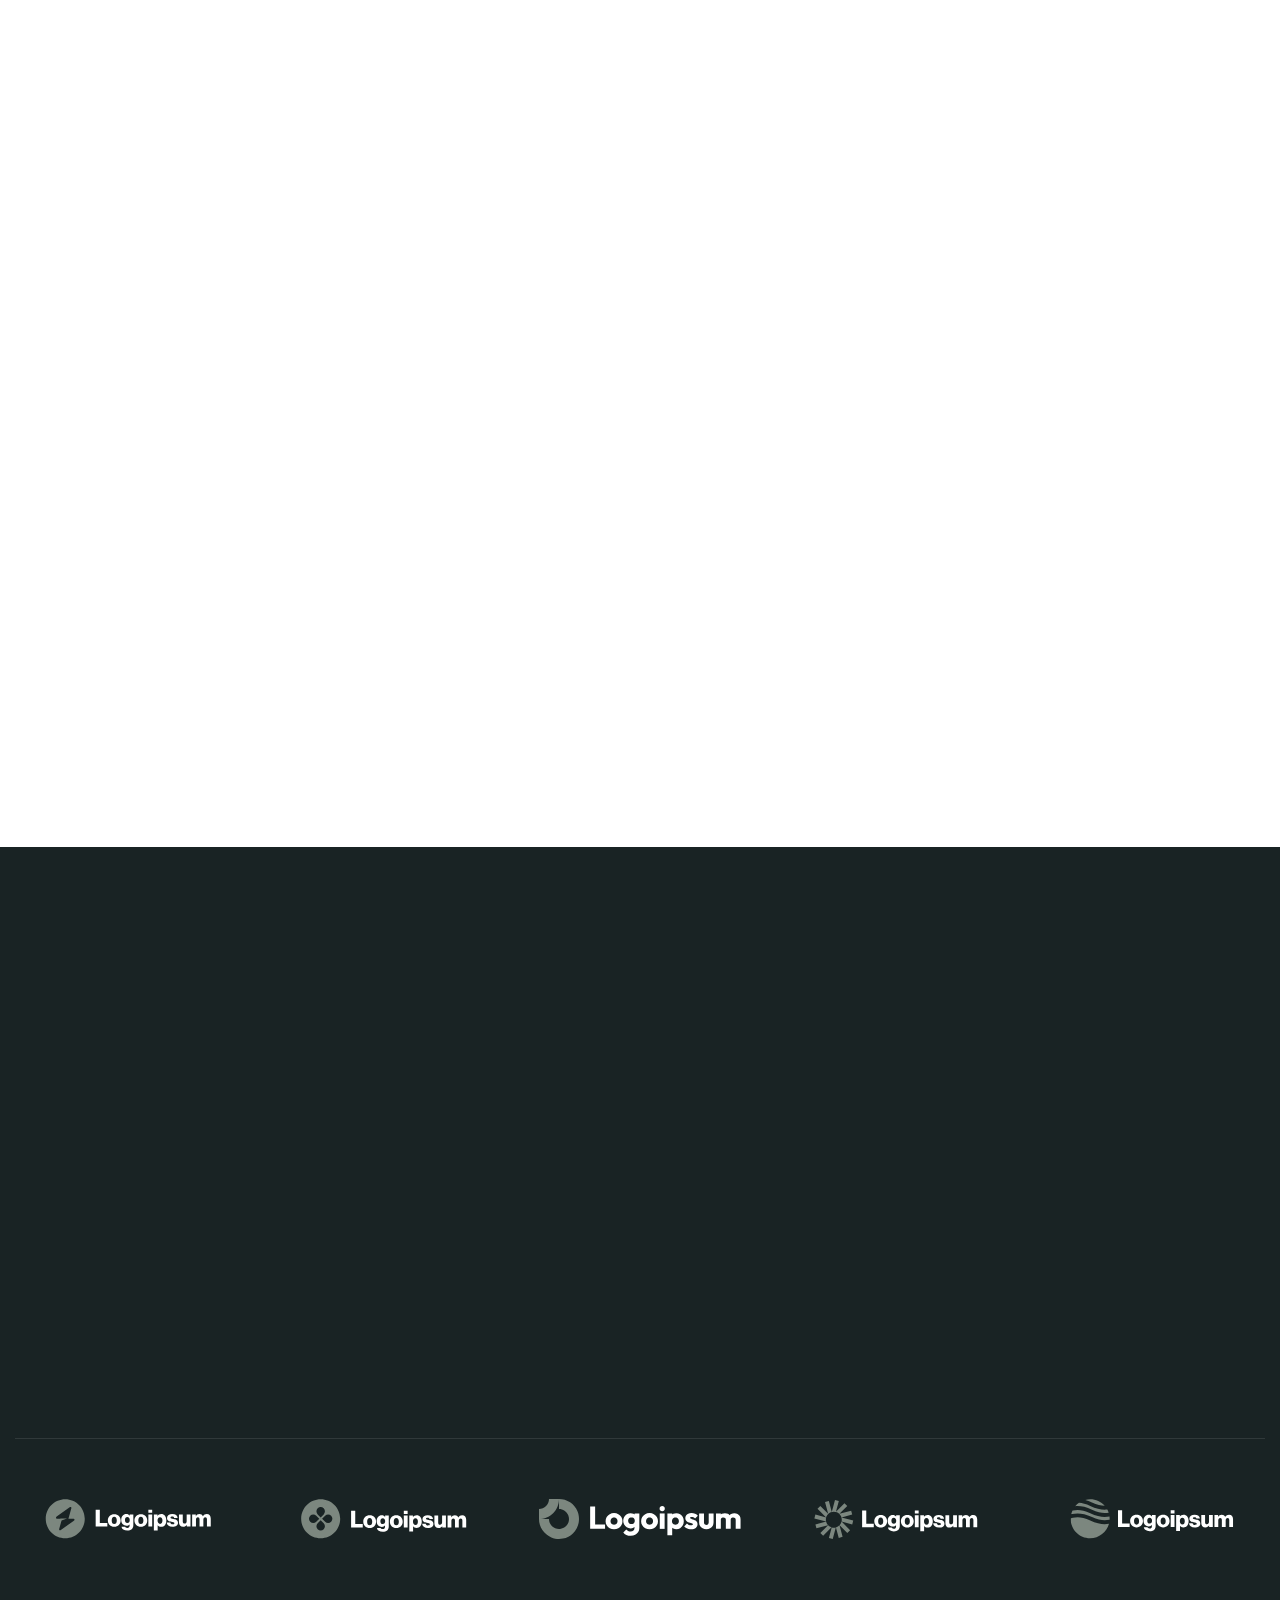
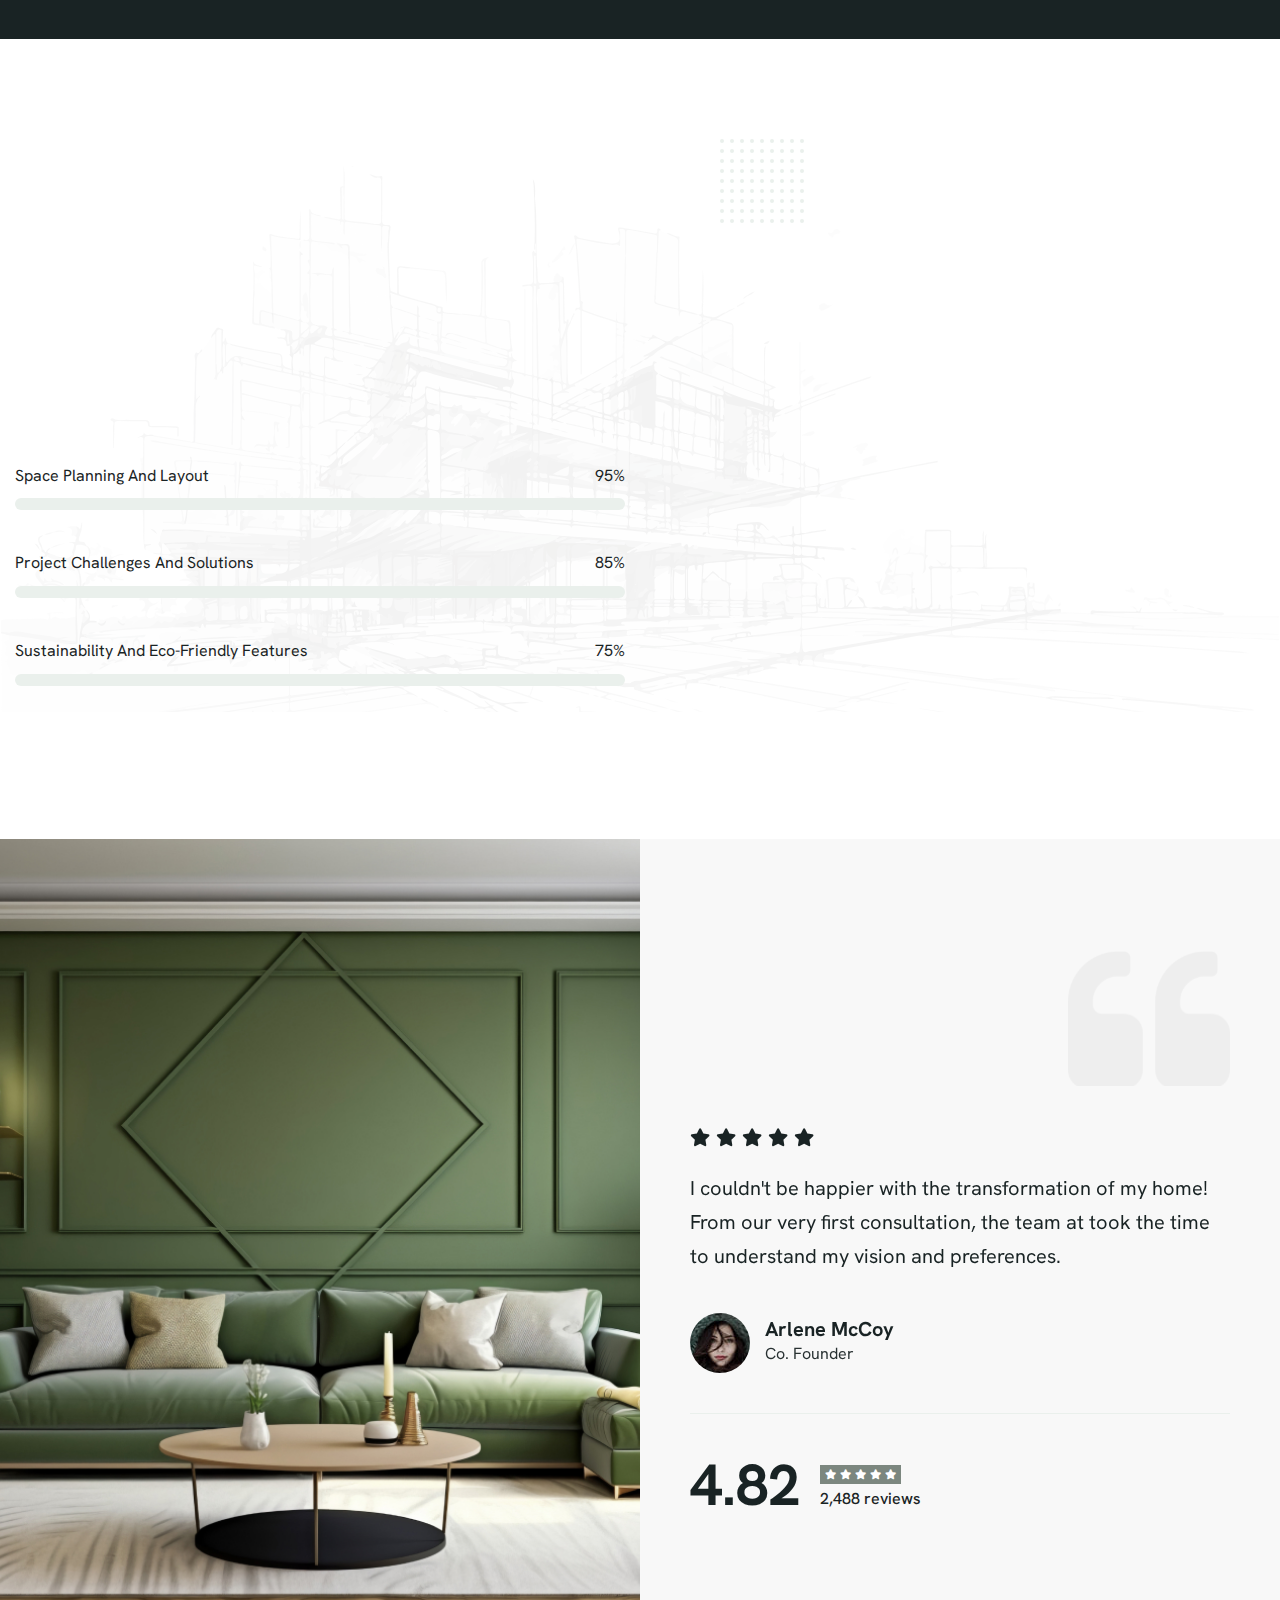
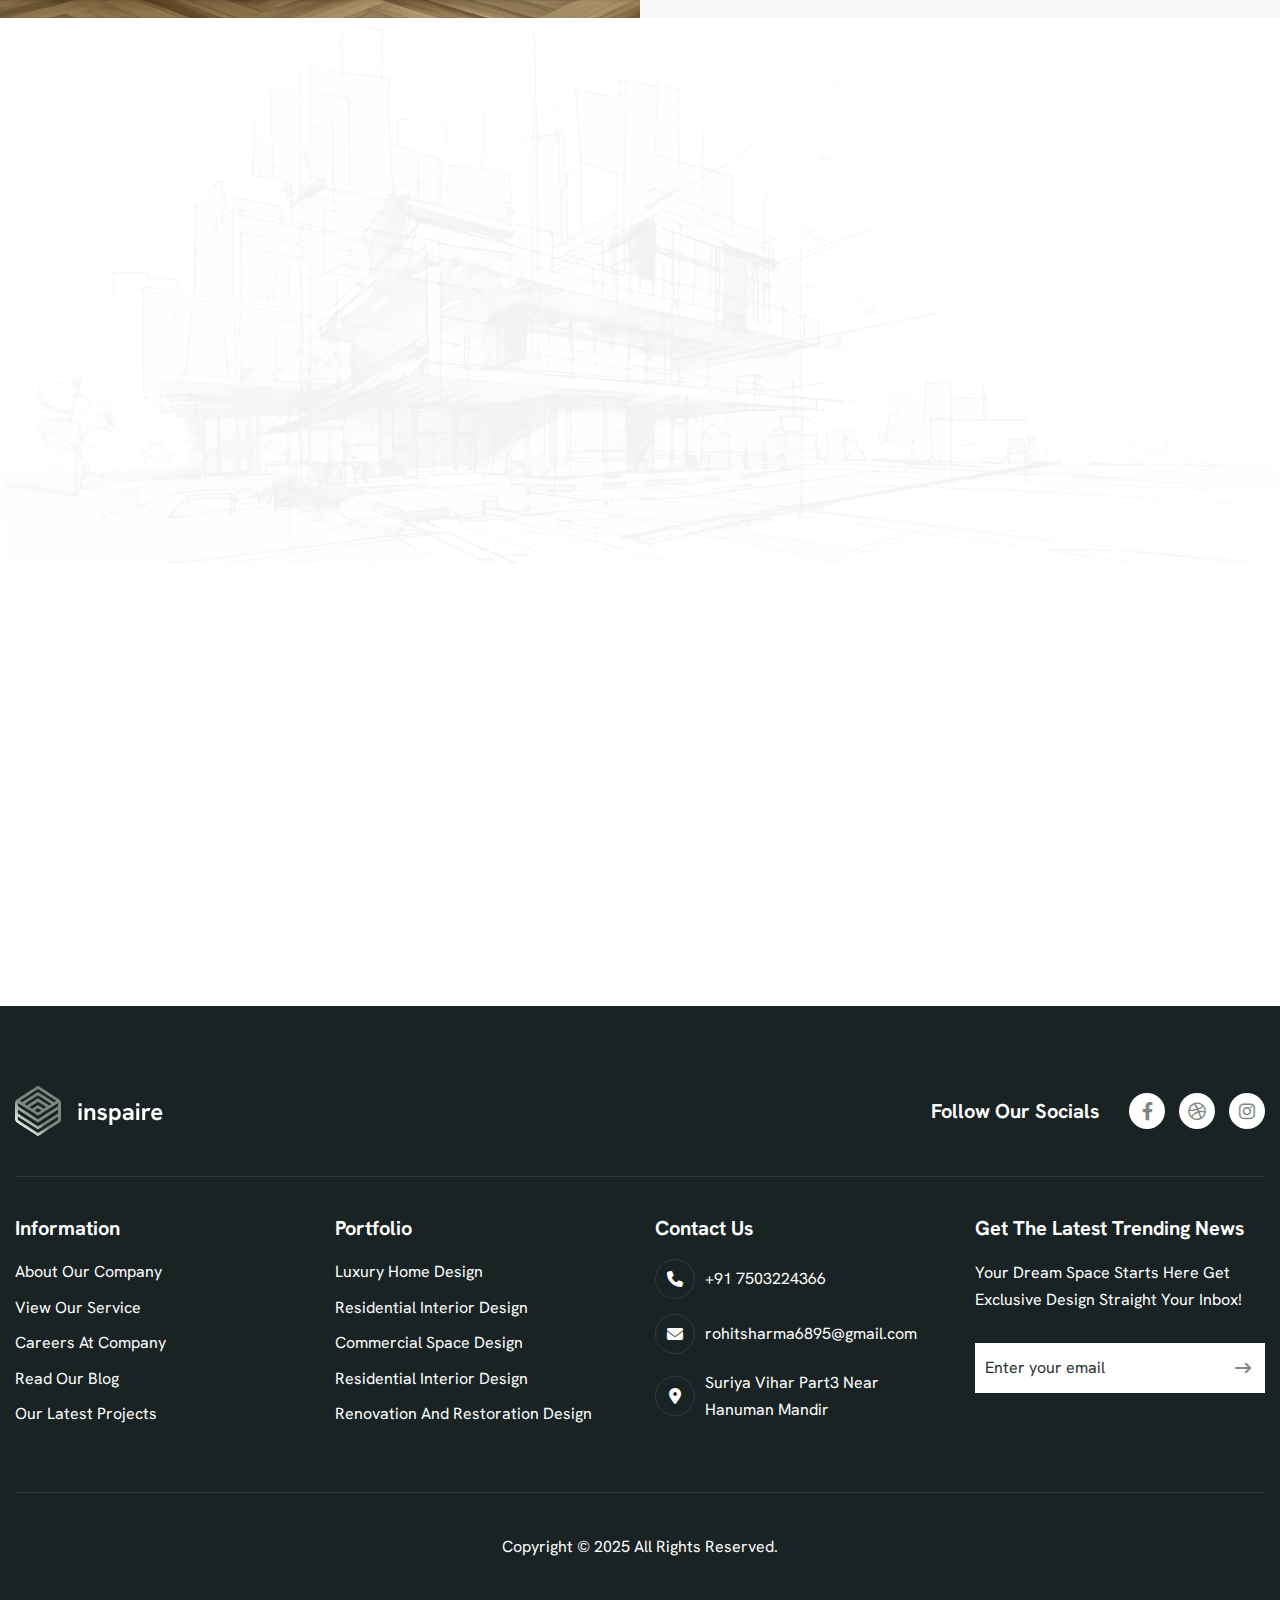
<file: index-2.html>
<!DOCTYPE html>
<html lang="zxx">

<!-- Mirrored from html.awaikenthemes.com/inspaire/index.html by HTTrack Website Copier/3.x [XR&CO'2014], Wed, 23 Apr 2025 12:32:49 GMT -->
<head>
	<!-- Meta -->
	<meta charset="utf-8">
	<meta http-equiv="X-UA-Compatible" content="IE=edge">
	<meta name="viewport" content="width=device-width, initial-scale=1.0, maximum-scale=1">
	<meta name="description" content="">
	<meta name="keywords" content="">
	<meta name="author" content="Awaiken">
	<!-- Page Title -->
    <title>Interior Designing</title>
	<!-- Favicon Icon -->
	<link rel="shortcut icon" type="image/x-icon" href="images/favicon.png">
	<!-- Google Fonts Css-->
	<link rel="preconnect" href="https://fonts.googleapis.com/">
    <link rel="preconnect" href="https://fonts.gstatic.com/" crossorigin>
    <link href="https://fonts.googleapis.com/css2?family=Hanken+Grotesk:ital,wght@0,100..900;1,100..900&amp;display=swap" rel="stylesheet">
	<!-- Bootstrap Css -->
	<link href="css/bootstrap.min.css" rel="stylesheet" media="screen">
	<!-- SlickNav Css -->
	<link href="css/slicknav.min.css" rel="stylesheet">
	<!-- Swiper Css -->
	<link rel="stylesheet" href="css/swiper-bundle.min.css">
	<!-- Font Awesome Icon Css-->
	<link href="css/all.min.css" rel="stylesheet" media="screen">
	<!-- Animated Css -->
	<link href="css/animate.css" rel="stylesheet">
    <!-- Magnific Popup Core Css File -->
	<link rel="stylesheet" href="css/magnific-popup.css">
	<!-- Mouse Cursor Css File -->
	<link rel="stylesheet" href="css/mousecursor.css">
	<!-- Main Custom Css -->
	<link href="css/custom.css" rel="stylesheet" media="screen">
</head>
<body>

    <!-- Preloader Start -->
	<div class="preloader">
		<div class="loading-container">
			<div class="loading"></div>
			<div id="loading-icon"><img src="images/loader.svg" alt=""></div>
		</div>
	</div>
	<!-- Preloader End -->

    <!-- Header Start -->
	<header class="main-header">
		<div class="header-sticky">
			<nav class="container">
				<div class="navbar navbar-expand-lg">
					<!-- Logo Start -->
					<a class="navbar-brand" href="index.html">
						<img src="images/logo.svg" alt="Logo">
					</a>
					<!-- Logo End -->

					<!-- Main Menu Start -->
					<div class="collapse navbar-collapse main-menu">
                        <div class="nav-menu-wrapper">
                            <ul class="navbar-nav mr-auto" id="menu">
                                <li class="nav-item submenu"><a class="nav-link" href="index.html">Home</a>
                                    <ul>
                                        <li class="nav-item"><a class="nav-link" href="index-2.html">Home - Image</a></li>
                                        <li class="nav-item"><a class="nav-link" href="index-video.html">Home - Video</a></li>
                                        <li class="nav-item"><a class="nav-link" href="index-slider.html">Home - Slider</a></li>
                                    </ul>
                                </li>                                
                                <li class="nav-item"><a class="nav-link" href="about.html">About Us</a>
                                <li class="nav-item"><a class="nav-link" href="services.html">Services</a></li>
                                <li class="nav-item"><a class="nav-link" href="projects.html">Projects</a></li>
                                <li class="nav-item"><a class="nav-link" href="blog.html">Blog</a></li>
                                <li class="nav-item submenu"><a class="nav-link" href="#">Pages</a>
                                    <ul>                                        
                                        <li class="nav-item"><a class="nav-link" href="service-single.html">Service Details</a></li>
                                        <li class="nav-item"><a class="nav-link" href="project-single.html">Project Details</a></li>
                                        <li class="nav-item"><a class="nav-link" href="blog-single.html">Blog Details</a></li>
                                        <li class="nav-item"><a class="nav-link" href="image-gallery.html">Image Gallery</a></li>
                                        <li class="nav-item"><a class="nav-link" href="faqs.html">FAQs</a></li>
                                        <li class="nav-item"><a class="nav-link" href="404.html">404</a></li>
                                    </ul>
                                </li>
                                <li class="nav-item"><a class="nav-link" href="contact.html">Contact Us</a></li>                             
                            </ul>
                        </div>
                        <!-- Header Btn Start -->
                        <div class="header-btn d-inline-flex">
                            <a href="contact.html" class="btn-default">get in touch</a>
                        </div>
                        <!-- Header Btn End -->
					</div>
					<!-- Main Menu End -->
					<div class="navbar-toggle"></div>
				</div>
			</nav>
			<div class="responsive-menu"></div>
		</div>
	</header>
	<!-- Header End -->

    <!-- Hero Section Start -->
    <div class="hero parallaxie">
        <div class="container">
            <div class="row align-items-center">
                <div class="col-lg-10">
                    <!-- Hero Content Start -->
                    <div class="hero-content">
                        <!-- Section Title Start -->
                        <div class="section-title">
                            <h3 class="wow fadeInUp">inspired interiors</h3>
                            <h1 class="text-anime-style-2" data-cursor="-opaque">Designing your dream spaces, one room at a time</h1>
                            <p class="wow fadeInUp" data-wow-delay="0.2s">We specialize in creating personalized, functional, and stylish interiors that reflect your unique vision.</p>
                        </div>
                        <!-- Section Title End -->

                        <!-- Hero Button Start -->
                        <div class="hero-btn wow fadeInUp" data-wow-delay="0.4s">
                            <a href="about.html" class="btn-default">explore more</a>
                            <a href="projects.html" class="btn-default btn-highlighted">view projects</a>
                        </div>
                        <!-- Hero Button End -->
                    </div>
                    <!-- Hero Content End -->
                </div>
            </div>
        </div>
    </div>
    <!-- Hero Section End -->
    
    <!-- About Us Section Start -->
    <div class="about-us">
        <div class="container">
            <div class="row align-items-center">
                <div class="col-lg-6">
                    <!-- About Us Images Start -->
                    <div class="about-us-images">
                        <!-- About Image 1 Start -->
                        <div class="about-img-1">
                            <figure class="image-anime reveal">
                                <img src="images/about-img-1.jpg" alt="">
                            </figure>
                        </div>
                        <!-- About Image 1 End -->

                        <!-- About Image 2 Start -->
                        <div class="about-img-2">
                            <figure class="image-anime reveal">
                                <img src="images/about-img-2.jpg" alt="">
                            </figure>

                            <!-- Feedback Counter Start -->
                            <div class="experience-counter">
                                <h3><span class="counter">15</span>+</h3>
                                <p>Years of experience</p>
                            </div>
                            <!-- Feedback Counter End -->
                        </div>
                        <!-- About Image 2 End -->
    
                        <!-- Feedback Counter Start -->
                        <div class="feedback-counter">
                            <p><span class="counter">95</span>%</p>
                            <h3>positive feedback</h3>
                        </div>
                        <!-- Feedback Counter End -->
                    </div>
                    <!-- About Us Images End -->
                </div>

                <div class="col-lg-6">
                    <!-- About Us Content Start -->
                    <div class="about-us-content">
                        <!-- Section Title Start -->
                        <div class="section-title">
                            <h3 class="wow fadeInUp">about us</h3>
                            <h2 class="text-anime-style-2" data-cursor="-opaque">Our passion for design, your <span>vision realized</span></h2>
                            <p class="wow fadeInUp" data-wow-delay="0.2s">Our dedicated team of designers works closely with you to understand your vision and bring it to life with thoughtful attention to detail. Whether it's transforming a single room or an entire home.</p>
                        </div>
                        <!-- Section Title End -->

                        <!-- About Us Content Body Start -->
                        <div class="about-us-content-body">
                            <!-- About Content Info Start -->
                            <div class="about-us-content-info">
                                <!-- About Us Content List Start -->
                                <div class="about-us-content-list wow fadeInUp" data-wow-delay="0.4s">
                                    <ul>
                                        <li>creative expertise</li>
                                        <li>client-centered approach</li>
                                    </ul>
                                </div>
                                <!-- About Us Content List End -->

                                <!-- About Us Content Button Start -->
                                <div class="about-us-content-btn wow fadeInUp" data-wow-delay="0.6s">
                                    <a href="about.html" class="btn-default">read more</a>
                                </div>
                                <!-- About Us Content Button End -->
                            </div>
                            <!-- About Content Info End -->

                            <!-- About Content List Start -->
                            <div class="about-us-contact-list">
                                <!-- About Contact Item Start -->
                                <div class="about-contact-item wow fadeInUp" data-wow-delay="0.4s">
                                    <div class="icon-box">
                                        <i class="fa-solid fa-phone"></i>
                                    </div>
                                    <div class="about-contact-content">
                                        <p>need any help?</p>
                                        <h3>+91 7503224366</h3>
                                    </div>
                                </div>
                                <!-- About Contact Item End -->

                                <!-- About Contact Item Start -->
                                <div class="about-contact-item wow fadeInUp" data-wow-delay="0.6s">
                                    <div class="icon-box">
                                        <figure class="image-anime">
                                            <img src="images/author-1.jpg" alt="">
                                        </figure>
                                    </div>
                                    <div class="about-contact-content">
                                        <h3>leslie alexander</h3>
                                        <p>co founder</p>
                                    </div>
                                </div>
                                <!-- About Contact Item End -->
                            </div>
                            <!-- About Content Info End -->
                        </div>
                        <!-- About Us Content Body End -->
                    </div>
                    <!-- About Us Content End -->
                </div>
            </div>
        </div>
    </div>
    <!-- About Us Section End -->

    <!-- Why Choose Us Section Start -->
    <div class="why-choose-us">
        <div class="container">
            <div class="row align-items-center">
                <div class="col-lg-5">
                    <!-- Why Choose Content Start -->
                    <div class="why-choose-content">
                        <!-- Section Title Start -->
                        <div class="section-title">
                            <h3 class="wow fadeInUp">why choose us</h3>
                            <h2 class="text-anime-style-2" data-cursor="-opaque">A behind the scenes look at <span>our agency</span></h2>
                            <p class="wow fadeInUp" data-wow-delay="0.2s">From concept to completion, discover how we bring your vision to life with innovation, collaboration, and expert craftsmanship.</p>
                        </div>
                        <!-- Section Title End -->

                        <!-- Why Choose Item List Start -->
                        <div class="why-choose-item-list">
                            <!-- Why Choose Item Start -->
                            <div class="why-choose-item wow fadeInUp" data-wow-delay="0.4s">
                                <!-- Icon Box Start -->
                                <div class="icon-box">
                                    <img src="images/icon-why-choose-1.svg" alt="">
                                </div>
                                <!-- Icon Box End -->

                                <!-- Why Choose Item Content Start -->
                                <div class="why-choose-item-content">
                                    <h3>tailored design solutions</h3>
                                    <p>We provide personalized interior design services that reflect your unique vision and lifestyle.</p>
                                </div>
                                <!-- Why Choose Item Content End -->
                            </div>
                            <!-- Why Choose Item End -->
                            
                            <!-- Why Choose Item Start -->
                            <div class="why-choose-item wow fadeInUp" data-wow-delay="0.6s">
                                <!-- Icon Box Start -->
                                <div class="icon-box">
                                    <img src="images/icon-why-choose-2.svg" alt="">
                                </div>
                                <!-- Icon Box End -->

                                <!-- Why Choose Item Content Start -->
                                <div class="why-choose-item-content">
                                    <h3>Seamless Project Management</h3>
                                    <p>We handle the entire design process, from concept to completion, with flawless execution.</p>
                                </div>
                                <!-- Why Choose Item Content End -->
                            </div>
                            <!-- Why Choose Item End -->

                            <!-- Why Choose Item Start -->
                            <div class="why-choose-item wow fadeInUp" data-wow-delay="0.8s">
                                <!-- Icon Box Start -->
                                <div class="icon-box">
                                    <img src="images/icon-why-choose-3.svg" alt="">
                                </div>
                                <!-- Icon Box End -->

                                <!-- Why Choose Item Content Start -->
                                <div class="why-choose-item-content">
                                    <h3>Client-Centered Collaboration</h3>
                                    <p>Your input is valued throughout the entire process, ensuring your vision is fully realized.</p>
                                </div>
                                <!-- Why Choose Item Content End -->
                            </div>
                            <!-- Why Choose Item End -->
                        </div>
                        <!-- Why Choose Item List End -->
                    </div>
                    <!-- Why Choose Content End -->
                </div>

                <div class="col-lg-7">
                    <!-- Why Choose Images Images Start -->
                    <div class="why-choose-images">
                        <!-- Why Choose Box 1 Start -->
                        <div class="why-choose-img-box-1">
                            <!-- Why Choose img 1 Start -->
                            <div class="why-choose-img-1">
                                <figure class="image-anime reveal">
                                    <img src="images/why-choose-img-1.jpg" alt="">
                                </figure>
                            </div>
                            <!-- Why Choose img 1 End -->

                            <!-- Why Choose img 2 Start -->
                            <div class="why-choose-img-2">
                                <figure class="image-anime reveal">
                                    <img src="images/why-choose-img-2.jpg" alt="">
                                </figure>
                            </div>
                            <!-- Why Choose img 2 End -->
                        </div>
                        <!-- Why Choose Box 1 End -->

                        <!-- Why Choose Box 2 Start -->
                        <div class="why-choose-img-box-2">
                            <!-- Why Choose img 3 Start -->
                            <div class="why-choose-img-3">
                                <figure class="image-anime reveal">
                                    <img src="images/why-choose-img-3.jpg" alt="">
                                </figure>
                            </div>
                            <!-- Why Choose img 3 End -->

                            <!-- Why Choose img 4 Start -->
                            <div class="why-choose-img-4">
                                <figure class="image-anime reveal">
                                    <img src="images/why-choose-img-4.jpg" alt="">
                                </figure>
                            </div>
                            <!-- Why Choose img 4 End -->
                        </div>
                        <!-- Why Choose Box 2 End -->
                    </div>
                    <!-- Why Choose Images Images End -->
                </div>
            </div>
        </div>
    </div>
    <!-- Why Choose Us Section End -->

    <!-- Our Services Section Start -->
    <div class="our-services">
        <div class="container">
            <div class="row section-row align-items-center">
                <div class="col-lg-6">
                    <!-- Section Title Start -->
                    <div class="section-title">
                        <h3 class="wow fadeInUp">our services</h3>
                        <h2 class="text-anime-style-2" data-cursor="-opaque">Innovative design services for <span>every need</span></h2>
                    </div>
                    <!-- Section Title End -->
                </div>

                <div class="col-lg-6">
                    <!-- Section Title Content Start -->
                    <div class="section-title-content">
                        <p class="wow fadeInUp" data-wow-delay="0.2s">We offer a range of bespoke interior design services tailored to your unique needs. From concept development to final installation.</p>
                    </div>
                    <!-- Section Title Content End -->
                </div>
            </div>

            <div class="row">
                <div class="col-lg-4 col-md-6">
                    <!-- Service Item Start -->
                    <div class="service-item wow fadeInUp">
                        <!-- Service Image Start -->
                        <div class="service-image">
                            <a href="service-single.html" data-cursor-text="View">
                                <figure class="image-anime">
                                    <img src="images/service-1.jpg" alt="">
                                </figure>
                            </a>
                        </div>
                        <!-- Service Image End -->

                        <!-- Service Button Start -->
                        <div class="service-btn">
                            <a href="service-single.html"><img src="images/arrow-white.svg" alt=""></a>
                        </div>
                        <!-- Service Button End -->

                        <!-- Service Content Start -->
                        <div class="service-content">
                            <h3><a href="service-single.html">residential interior design</a></h3>
                            <p>We create personalized living spaces that reflect your style and functional needs.</p>
                        </div>
                        <!-- Service Content End -->
                    </div>
                    <!-- Service Item End -->
                </div>

                <div class="col-lg-4 col-md-6">
                    <!-- Service Item Start -->
                    <div class="service-item wow fadeInUp" data-wow-delay="0.2s">
                        <!-- Service Image Start -->
                        <div class="service-image">
                            <a href="service-single.html" data-cursor-text="View">
                                <figure class="image-anime">
                                    <img src="images/service-2.jpg" alt="">
                                </figure>
                            </a>
                        </div>
                        <!-- Service Image End -->

                        <!-- Service Button Start -->
                        <div class="service-btn">
                            <a href="service-single.html"><img src="images/arrow-white.svg" alt=""></a>
                        </div>
                        <!-- Service Button End -->

                        <!-- Service Content Start -->
                        <div class="service-content">
                            <h3><a href="service-single.html">commercial interior design</a></h3>
                            <p>Enhancing business environments with professional, functional, and aesthetically.</p>
                        </div>
                        <!-- Service Content End -->
                    </div>
                    <!-- Service Item End -->
                </div>

                <div class="col-lg-4 col-md-6">
                    <!-- Service Item Start -->
                    <div class="service-item wow fadeInUp" data-wow-delay="0.4s">
                        <!-- Service Image Start -->
                        <div class="service-image">
                            <a href="service-single.html" data-cursor-text="View">
                                <figure class="image-anime">
                                    <img src="images/service-3.jpg" alt="">
                                </figure>
                            </a>
                        </div>
                        <!-- Service Image End -->

                        <!-- Service Button Start -->
                        <div class="service-btn">
                            <a href="service-single.html"><img src="images/arrow-white.svg" alt=""></a>
                        </div>
                        <!-- Service Button End -->

                        <!-- Service Content Start -->
                        <div class="service-content">
                            <h3><a href="service-single.html">furniture and decor selection</a></h3>
                            <p>Our experts help you choose the perfect furniture and decor complement your style.</p>
                        </div>
                        <!-- Service Content End -->
                    </div>
                    <!-- Service Item End -->
                </div>

                <div class="col-lg-12">
                    <!-- All Services Button Start -->
                    <div class="all-services-btn wow fadeInUp" data-wow-delay="0.6s">
                        <a href="services.html" class="btn-default">see all services</a>
                   </div>
                   <!-- All Services Button End -->
                </div>
            </div>
        </div>
    </div>
    <!-- Our Services Section End -->

    <!-- Intro Video Section Start -->
    <div class="intro-video">
        <div class="container-fluid">
            <div class="row">
                <div class="col-lg-12">
                    <!-- Intro Video Image Start -->
                    <div class="intro-video-box">
                        <!-- Intro Image Start -->
                        <div class="intro-video-image">
                            <a href="https://www.youtube.com/watch?v=Y-x0efG1seA" class="popup-video" data-cursor-text="Play">
                                <figure class="image-anime">
                                    <img src="images/intro-video-bg.jpg" alt="">
                                </figure>
                            </a>                            
                        </div>
                        <!-- Intro Image End -->

                        <!-- Video Play Button Start -->
                        <div class="video-play-button">
                            <a href="https://www.youtube.com/watch?v=Y-x0efG1seA" class="popup-video" data-cursor-text="Play">play</a>
                        </div>
                        <!-- Video Play Button End -->
                    </div>
                    <!-- Intro Video Btn End -->
                </div>
            </div>
        </div>
    </div>
    <!-- Intro Video Section End -->

    <!-- Our Project Start -->
    <div class="our-project">
        <div class="container">
            <div class="row section-row align-items-center">
                <div class="col-lg-5">
                    <!-- Section Title Start -->
                    <div class="section-title">
                        <h3 class="wow fadeInUp">latest project</h3>
                        <h2 class="text-anime-style-2" data-cursor="-opaque">Creative projects that define<span> our style</span></h2>
                    </div>
                    <!-- Section Title End -->
                </div>

                <div class="col-lg-7">
                    <!-- Section Title Content Start -->
                    <div class="section-title-content">
                        <p class="wow fadeInUp" data-wow-delay="0.2s">Our portfolio showcases a diverse range of projects, from beautifully crafted residential spaces functional and stylish commercial interiors</p>
                    </div>
                    <!-- Section Title Content End -->
                </div>
            </div>

            <div class="row">
                <div class="col-lg-12">
                    <!-- Our Project Nav start -->
                    <div class="our-Project-nav wow fadeInUp" data-wow-delay="0.4s">
                        <ul>
                            <li><a href="#" class="active-btn" data-filter="*">all</a></li>
                            <li><a href="#" data-filter=".architecture">architecture</a></li>
                            <li><a href="#" data-filter=".interior">interior</a></li>
                            <li><a href="#" data-filter=".bedroom">bedroom</a></li>
                            <li><a href="#" data-filter=".furniture">furniture</a></li>
                            <li><a href="#" data-filter=".kitchen">kitchen</a></li>
                        </ul>
                    </div>
                    <!-- Our Project Nav End -->
                </div>
    
                <div class="col-lg-12">
                    <!-- Project Item Boxes start -->
                    <div class="row project-item-boxes align-items-center">
                        <div class="col-md-6 project-item-box architecture bedroom">
                            <!-- Project Item Start -->
                            <div class="project-item wow fadeInUp">
                                <div class="project-image">
                                    <div class="project-featured-image">
                                        <figure class="image-anime">
                                            <img src="images/project-1.jpg" alt="">
                                        </figure>
                                    </div>
                                
                                    <div class="project-btn">
                                        <a href="project-single.html"><img src="images/arrow-white.svg" alt=""></a>
                                    </div>
                                </div>     
    
                                <div class="project-content">
                                    <h3>residential spaces</h3>
                                    <h2><a href="project-single.html">urban retreat: modern design meets comfort</a></h2>
                                </div>
                            </div>
                            <!-- Project Item End -->
                        </div>
    
                        <div class="col-md-6 project-item-box interior kitchen">
                            <!-- Project Item Start -->
                            <div class="project-item wow fadeInUp" data-wow-delay="0.2s">
                                <div class="project-image">
                                    <div class="project-featured-image">
                                        <figure class="image-anime">
                                            <img src="images/project-2.jpg" alt="">
                                        </figure>
                                    </div>
                                
                                    <div class="project-btn">
                                        <a href="project-single.html"><img src="images/arrow-white.svg" alt=""></a>
                                    </div>
                                </div>     
    
                                <div class="project-content">
                                    <h3>luxury homes</h3>
                                    <h2><a href="project-single.html">luxurious loft: industrial chic for living</a></h2>
                                </div>
                            </div>
                            <!-- Project Item End -->
                        </div>
    
                        <div class="col-md-6 project-item-box furniture architecture">
                            <!-- Project Item Start -->
                            <div class="project-item wow fadeInUp" data-wow-delay="0.4s">
                                <div class="project-image">
                                    <div class="project-featured-image">
                                        <figure class="image-anime">
                                            <img src="images/project-3.jpg" alt="">
                                        </figure>
                                    </div>
                                
                                    <div class="project-btn">
                                        <a href="project-single.html"><img src="images/arrow-white.svg" alt=""></a>
                                    </div>
                                </div>     
    
                                <div class="project-content">
                                    <h3>outdoor living spaces</h3>
                                    <h2><a href="project-single.html">coastal vibes: serenity by the sea</a></h2>
                                </div>
                            </div>
                            <!-- Project Item End -->
                        </div>
    
                        <div class="col-md-6 project-item-box kitchen bedroom">
                            <!-- Project Item Start -->
                            <div class="project-item wow fadeInUp" data-wow-delay="0.6s">
                                <div class="project-image">
                                    <div class="project-featured-image">
                                        <figure class="image-anime">
                                            <img src="images/project-4.jpg" alt="">
                                        </figure>
                                    </div>
                                
                                    <div class="project-btn">
                                        <a href="project-single.html"><img src="images/arrow-white.svg" alt=""></a>
                                    </div>
                                </div>     
    
                                <div class="project-content">
                                    <h3>modern designs</h3>
                                    <h2><a href="project-single.html">minimalist haven: simple, clean, inviting spaces</a></h2>
                                </div>
                            </div>
                            <!-- Project Item End -->
                        </div>
                    </div>
                    <!-- Project Item Boxes End -->
                </div>
            </div>
        </div>
     </div>
    <!-- Our Project End -->

    <!-- How We Work Start -->
    <div class="how-we-work">
        <div class="container">
            <div class="row section-row align-items-center">
                <div class="col-lg-6">
                    <!-- Section Title Start -->
                    <div class="section-title dark-section">
                        <h3 class="wow fadeInUp">how we work</h3>
                        <h2 class="text-anime-style-2" data-cursor="-opaque">From concept to completion in<span> our work</span></h2>
                    </div>
                    <!-- Section Title End -->
                </div>

                <div class="col-lg-6">
                    <!-- Section Title Content Start -->
                    <div class="section-title-content dark-section">
                        <p class="wow fadeInUp" data-wow-delay="0.2s">Our comprehensive approach guides you through each phase of the design process, from initial brainstorming and conceptualization.</p>
                    </div>
                    <!-- Section Title Content End -->
                </div>
            </div>

            <div class="row">
                <div class="col-lg-12">
                    <!-- How We Work List Start -->
                    <div class="how-we-work-list">
                        <!-- How We Item Start -->
                        <div class="how-we-work-item wow fadeInUp">
                            <div class="icon-box">
                                <img src="images/icon-how-we-work-1.svg" alt="">
                            </div>
                            <div class="how-we-work-content">
                                <h3>01. initial consultation</h3>
                                <p>We start with a one-on meeting to understand your vision preferences and requirement.</p>
                            </div>
                        </div>
                        <!-- How We Item End -->

                        <!-- How We Item Start -->
                        <div class="how-we-work-item wow fadeInUp" data-wow-delay="0.2s">
                            <div class="icon-box">
                                <img src="images/icon-how-we-work-2.svg" alt="">
                            </div>
                            <div class="how-we-work-content">
                                <h3>02. design planning</h3>
                                <p>This involves selecting materials, and layouts, furnishings, as well as creating 3D renderings.</p>
                            </div>
                        </div>
                        <!-- How We Item End -->

                        <!-- How We Item Start -->
                        <div class="how-we-work-item wow fadeInUp" data-wow-delay="0.4s">
                            <div class="icon-box">
                                <img src="images/icon-how-we-work-3.svg" alt="">
                            </div>
                            <div class="how-we-work-content">
                                <h3>03. project execution</h3>
                                <p>With the design plans in this place, we manage and coordinate all aspects of the projects.</p>
                            </div>
                        </div>
                        <!-- How We Item End -->

                        <!-- How We Item Start -->
                        <div class="how-we-work-item wow fadeInUp" data-wow-delay="0.6s">
                            <div class="icon-box">
                                <img src="images/icon-how-we-work-4.svg" alt="">
                            </div>
                            <div class="how-we-work-content">
                                <h3>04. final review</h3>
                                <p>After completing project we conduct a thorough walkthrough with you to review the space.</p>
                            </div>
                        </div>
                        <!-- How We Item End -->
                    </div>
                    <!-- How We Work List End -->

                    <!-- How Work Company Slider Start -->
                    <div class="how-work-company-slider">
                        <div class="swiper">
                            <div class="swiper-wrapper">
                                <!-- Company Support Logo Start -->
                                <div class="swiper-slide">
                                    <div class="company-logo">
                                        <img src="images/company-logo-1.svg" alt="">
                                    </div>
                                </div>
                                <!-- Company Support Logo End -->

                                <!-- Company Support Logo Start -->
                                <div class="swiper-slide">
                                    <div class="company-logo">
                                        <img src="images/company-logo-2.svg" alt="">
                                    </div>
                                </div>
                                <!-- Company Support Logo End -->

                                <!-- Company Support Logo Start -->
                                <div class="swiper-slide">
                                    <div class="company-logo">
                                        <img src="images/company-logo-3.svg" alt="">
                                    </div>
                                </div>
                                <!-- Company Support Logo End -->
                                
                                <!-- Company Support Logo Start -->
                                <div class="swiper-slide">
                                    <div class="company-logo">
                                        <img src="images/company-logo-4.svg" alt="">
                                    </div>
                                </div>
                                <!-- Company Support Logo End -->
                                
                                <!-- Company Support Logo Start -->
                                <div class="swiper-slide">
                                    <div class="company-logo">
                                        <img src="images/company-logo-5.svg" alt="">
                                    </div>
                                </div>
                                <!-- Company Support Logo End -->
                                
                                <!-- Company Support Logo Start -->
                                <div class="swiper-slide">
                                    <div class="company-logo">
                                        <img src="images/company-logo-1.svg" alt="">
                                    </div>
                                </div>
                                <!-- Company Support Logo End -->
                            </div>
                        </div>
                    </div>
                    <!-- How Work Company Slider End -->
                </div>
            </div>
        </div>
    </div>
    <!-- How We Work End -->

    <!-- Our Skill Start -->
    <div class="our-skill">
        <div class="container">
            <div class="row align-items-center">
                <div class="col-lg-6">
                    <!-- Our Skill Content Start -->
                    <div class="our-skill-content">
                        <!-- Section Title Start -->
                        <div class="section-title">
                            <h3 class="wow fadeInUp">our skills</h3>
                            <h2 class="text-anime-style-2" data-cursor="-opaque">Skills that shape your<span> dream home</span></h2>
                            <p class="wow fadeInUp" data-wow-delay="0.2s">Our dedicated team of designers works closely with you to understand your vision and bring it to life with thoughtful attention to detail.</p>
                        </div>
                        <!-- Section Title End -->

                        <!-- About SkillBar Start -->
                        <div class="our-skillbar">
                            <!-- Skills Progress Bar Start -->
                            <div class="skills-progress-bar">
                                <!-- Skill Item Start -->
                                <div class="skillbar" data-percent="95%">
                                    <div class="skill-data">
                                        <div class="skill-title">space planning and layout</div>
                                        <div class="skill-no">95%</div>
                                    </div>
                                    <div class="skill-progress">
                                        <div class="count-bar"></div>
                                    </div>
                                </div>
                                <!-- Skill Item End -->
                            </div>
                            <!-- Skills Progress Bar End -->
                        
                            <!-- Skills Progress Bar Start -->
                            <div class="skills-progress-bar">
                                <!-- Skill Item Start -->
                                <div class="skillbar" data-percent="85%">
                                    <div class="skill-data">
                                        <div class="skill-title">project challenges and solutions</div>
                                        <div class="skill-no">85%</div>
                                    </div>
                                    <div class="skill-progress">
                                        <div class="count-bar"></div>
                                    </div>
                                </div>
                                <!-- Skill Item End -->
                            </div>
                            <!-- Skills Progress Bar End -->
                            
                            <!-- Skills Progress Bar Start -->
                            <div class="skills-progress-bar">
                                <!-- Skill Item Start -->
                                <div class="skillbar" data-percent="75%">
                                    <div class="skill-data">
                                        <div class="skill-title">sustainability and eco-friendly features</div>
                                        <div class="skill-no">75%</div>
                                    </div>
                                    <div class="skill-progress">
                                        <div class="count-bar"></div>
                                    </div>
                                </div>
                                <!-- Skill Item End -->
                            </div>
                            <!-- Skills Progress Bar End -->
                        </div>
                        <!-- About SkillBar End -->
                    </div>
                    <!-- Our Skill Content End -->
                </div>

                <div class="col-lg-6">
                    <!-- Our Skill Image Start -->
                    <div class="our-skill-image">
                        <div class="our-skill-img-1">
                            <figure class="image-anime reveal">
                                <img src="images/our-skill-img-1.jpg" alt="">
                            </figure>
                        </div>

                        <div class="our-skill-img-2">
                            <figure class="image-anime reveal">
                                <img src="images/our-skill-img-2.jpg" alt="">
                            </figure>
                        </div>

                        <div class="our-skill-img-3">
                            <figure class="image-anime reveal">
                                <img src="images/our-skill-img-3.jpg" alt="">
                            </figure>
                        </div>
                    </div>
                    <!-- Our Skill Image End -->
                </div>
            </div>
        </div>
    </div>
    <!-- Our Skill End -->

    <!-- Our Testimonial Start -->
    <div class="our-testimonials">
        <div class="container-fluid">
            <div class="row no-gutters">
                <div class="col-lg-6">
                    <!-- Our Testimonial Image Start -->
                    <div class="our-testimonials-image">
                        <figure class="image-anime">
                            <img src="images/testimonial-img.jpg" alt="">
                        </figure>
                    </div>
                    <!-- Our Testimonial Image End -->
                </div>

                <div class="col-lg-6">
                    <!-- Our Testimonial Content Start -->
                    <div class="our-testimonial-content">
                        <!-- Section Title Start -->
                        <div class="section-title">
                            <h3 class="wow fadeInUp">client testimonials</h3>
                            <h2 class="text-anime-style-2" data-cursor="-opaque">Trusted by thousand of <span>people & companies.</span></h2>
                        </div>
                        <!-- Section Title End -->

                        <!-- Testimonial Slider Start -->
                        <div class="testimonial-slider">
                            <div class="swiper">
                                <div class="swiper-wrapper" data-cursor-text="Drag">
                                    <!-- Testimonial Slide Start -->
                                    <div class="swiper-slide">
                                        <div class="testimonial-item">	
                                            <div class="testimonial-rating">
                                                <i class="fa-solid fa-star"></i>
                                                <i class="fa-solid fa-star"></i>
                                                <i class="fa-solid fa-star"></i>
                                                <i class="fa-solid fa-star"></i>
                                                <i class="fa-solid fa-star"></i>
                                            </div>                                        
                                            <div class="testimonial-body">
                                                <div class="testimonial-content">
                                                    <p>I couldn't be happier with the transformation of my home! From our very first consultation, the team at took the time to understand my vision and preferences.</p>
                                                </div>
                                            </div>
                                            <div class="testimonial-body">
                                                <div class="author-image">
                                                    <figure class="image-anime">
                                                        <img src="images/author-1.jpg" alt="">
                                                    </figure>
                                                </div>            
                                                <div class="author-content">
                                                    <h3>arlene mcCoy</h3>
                                                    <p>co. founder</p>
                                                </div>
                                            </div>
                                        </div>
                                    </div>
                                    <!-- Testimonial Slide End -->

                                    <!-- Testimonial Slide Start -->
                                    <div class="swiper-slide">
                                        <div class="testimonial-item">	
                                            <div class="testimonial-rating">
                                                <i class="fa-solid fa-star"></i>
                                                <i class="fa-solid fa-star"></i>
                                                <i class="fa-solid fa-star"></i>
                                                <i class="fa-solid fa-star"></i>
                                                <i class="fa-solid fa-star"></i>
                                            </div>                                        
                                            <div class="testimonial-content">
                                                <p>I couldn't be happier with the transformation of my home! From our very first consultation, the team at took the time to understand my vision and preferences.</p>
                                            </div>
                                            <div class="testimonial-body">
                                                <div class="author-image">
                                                    <figure class="image-anime">
                                                        <img src="images/author-1.jpg" alt="">
                                                    </figure>
                                                </div>            
                                                <div class="author-content">
                                                    <h3>arlene mcCoy</h3>
                                                    <p>co founder</p>
                                                </div>
                                            </div>
                                        </div>
                                    </div>
                                    <!-- Testimonial Slide End -->
                                </div>
                            </div>
                        </div>
                        <!-- Testimonial Slider End -->

                        <!-- Testimonial Rating Counter Start -->
                        <div class="testimonial-rating-counter">
                            <div class="rating-counter">
                                <h2><span class="counter">4.82</span></h2>
                            </div>
                            <div class="testimonial-rating-content">
                                <div class="testimonial-client-rating">
                                    <i class="fa-solid fa-star"></i>
                                    <i class="fa-solid fa-star"></i>
                                    <i class="fa-solid fa-star"></i>
                                    <i class="fa-solid fa-star"></i>
                                    <i class="fa-solid fa-star"></i>
                                </div>
                                <p>2,488 reviews</p>
                            </div>
                        </div>
                        <!-- Testimonial Rating Counter End -->
                    </div>
                    <!-- Our Testimonial Content End -->
                </div>
            </div>
        </div>
    </div>
    <!-- Our Testimonial End -->

    <!-- Our Blog Section Start -->
    <div class="our-blog">
        <div class="container">
            <div class="row section-row align-items-center">
                <div class="col-lg-6">
                    <!-- Section Title Start -->
                    <div class="section-title">
                        <h3 class="wow fadeInUp">latest news</h3>
                        <h2 class="text-anime-style-2" data-cursor="-opaque"><span>Your guide to</span> inspired interiors</h2>
                    </div>
                    <!-- Section Title End -->
                </div>

                <div class="col-lg-6">
                    <!-- Section Title Content Start -->
                    <div class="section-title-content">
                        <p class="wow fadeInUp" data-wow-delay="0.2s">Your journey to inspired interiors begins here. Our blog offers a wealth of resources, including design tips, trend analyses.</p>
                    </div>
                    <!-- Section Title Content End -->
                </div>
            </div>

            <div class="row">
                <div class="col-lg-4 col-md-6">
                    <!-- Post Item Start -->
                    <div class="post-item wow fadeInUp">
                        <!-- Post Featured Image Start-->
                        <div class="post-featured-image">
                            <figure>
                                <a href="blog-single.html" class="image-anime" data-cursor-text="View">
                                    <img src="images/post-1.jpg" alt="">
                                </a>
                            </figure>
                        </div>
                        <!-- Post Featured Image End -->

                        <!-- Post Item Body Start -->
                        <div class="post-item-body">
                            <!-- Post Item Content Start -->
                            <div class="post-item-content">
                                <h3><a href="blog-single.html">How Does One Go About a Buying Furniture?</a></h3>
                            </div>
                            <!-- Post Item Content End -->

                            <!-- Blog Item Button Start -->
                            <div class="post-item-btn">
                                <a href="blog-single.html" class="post-btn">read more</a>
                            </div>
                            <!-- Blog Item Button End -->
                        </div>
                        <!-- Post Item Body End -->
                    </div>
                    <!-- Post Item End -->
                </div>

                <div class="col-lg-4 col-md-6">
                    <!-- Post Item Start -->
                    <div class="post-item wow fadeInUp" data-wow-delay="0.2s">
                        <!-- Post Featured Image Start-->
                        <div class="post-featured-image">
                            <figure>
                                <a href="blog-single.html" class="image-anime" data-cursor-text="View">
                                    <img src="images/post-2.jpg" alt="">
                                </a>
                            </figure>
                        </div>
                        <!-- Post Featured Image End -->

                        <!-- Post Item Body Start -->
                        <div class="post-item-body">
                            <!-- Post Item Content Start -->
                            <div class="post-item-content">
                                <h3><a href="blog-single.html">Innovative Décor Ideas Shaping Homes Today</a></h3>
                            </div>
                            <!-- Post Item Content End -->

                            <!-- Blog Item Button Start -->
                            <div class="post-item-btn">
                                <a href="blog-single.html" class="post-btn">read more</a>
                            </div>
                            <!-- Blog Item Button End -->
                        </div>
                        <!-- Post Item Body End -->
                    </div>
                    <!-- Post Item End -->
                </div>

                <div class="col-lg-4 col-md-6">
                    <!-- Post Item Start -->
                    <div class="post-item wow fadeInUp" data-wow-delay="0.4s">
                        <!-- Post Featured Image Start-->
                        <div class="post-featured-image">
                            <figure>
                                <a href="blog-single.html" class="image-anime" data-cursor-text="View">
                                    <img src="images/post-3.jpg" alt="">
                                </a>
                            </figure>
                        </div>
                        <!-- Post Featured Image End -->

                        <!-- Post Item Body Start -->
                        <div class="post-item-body">
                            <!-- Post Item Content Start -->
                            <div class="post-item-content">
                                <h3><a href="blog-single.html">Design Industry Updates You Should Know About</a></h3>
                            </div>
                            <!-- Post Item Content End -->

                            <!-- Blog Item Button Start -->
                            <div class="post-item-btn">
                                <a href="blog-single.html" class="post-btn">read more</a>
                            </div>
                            <!-- Blog Item Button End -->
                        </div>
                        <!-- Post Item Body End -->
                    </div>
                    <!-- Post Item End -->
                </div>

                <div class="col-lg-12">
                    <!-- Our Blog Footer Start -->
                    <div class="our-blog-footer wow fadeInUp" data-wow-delay="0.6s">
                        <a href="blog.html" class="btn-default">See All Blogs</a>
                    </div>
                    <!-- Our Blog Footer End -->
                </div>
            </div>
        </div>
    </div>
    <!-- Our Blog Section End -->

    <!-- Footer Start -->
    <footer class="main-footer">
        <div class="container">
            <div class="row">
                <div class="col-lg-12">
                    <!-- Footer Header Start -->
                    <div class="footer-header">
                        <div class="row align-items-center">  
                            <div class="col-md-6">
                                <!-- Footer Logo Start -->
                                <div class="footer-logo">
                                    <img src="images/footer-logo.svg" alt="">
                                </div>
                                <!-- Footer Logo End -->
                            </div>

                            <div class="col-md-6">
                                <!-- Footer Social Link Start -->
                                <div class="footer-social-links">
                                    <div class="footer-social-link-title">
                                        <h3>follow our socials</h3>
                                    </div>
                                    <ul>
                                        <li><a href="#"><i class="fa-brands fa-facebook-f"></i></a></li>
                                        <li><a href="#"><i class="fa-brands fa-dribbble"></i></a></li>
                                        <li><a href="#"><i class="fa-brands fa-instagram"></i></a></li>
                                    </ul>
                                </div>
                                <!-- Footer Social Link End -->
                            </div>
                        </div>
                    </div>
                    <!-- Footer Header End -->
                </div>

                <div class="col-lg-3 col-md-6">
                    <!-- Footer Links Start -->
                     <div class="footer-links">
                        <h3>information</h3>
                        <ul>
                            <li><a href="about.html">about our company</a></li>
                            <li><a href="services.html">view our service</a></li>
                            <li><a href="#">careers at company</a></li>
                            <li><a href="blog.html">read our blog</a></li>
                            <li><a href="projects.html">our latest projects</a></li>
                        </ul>
                     </div>
                    <!-- Footer Links End -->
                </div>

                <div class="col-lg-3 col-md-6">
                    <!-- Footer Links Start -->
                     <div class="footer-links">
                        <h3>portfolio</h3>
                        <ul>
                            <li><a href="project-single.html">luxury home design</a></li>
                            <li><a href="project-single.html">residential interior design</a></li>
                            <li><a href="project-single.html">commercial space design</a></li>
                            <li><a href="project-single.html">residential interior design</a></li>
                            <li><a href="project-single.html">renovation and restoration design</a></li>
                        </ul>
                     </div>
                    <!-- Footer Links End -->
                </div>

                <div class="col-lg-3 col-md-6">
                    <!-- Footer Contact Box Start -->
                    <div class="footer-contact-box footer-links">
                        <h3>contact us</h3>
                        <!-- Footer Contact Item Start -->
                        <div class="footer-contact-item">
                            <div class="icon-box">
                                <i class="fa-solid fa-phone"></i>
                            </div>
                            <div class="footer-contact-content">
                                <p>+91 7503224366</p>
                            </div>
                        </div>
                        <!-- Footer Contact Item End -->

                        <!-- Footer Contact Item Start -->
                        <div class="footer-contact-item">
                            <div class="icon-box">
                                <i class="fa-solid fa-envelope"></i>
                            </div>
                            <div class="footer-contact-content">
                                <p>rohitsharma6895@gmail.com</p>
                            </div>
                        </div>
                        <!-- Footer Contact Item End -->

                        <!-- Footer Contact Item Start -->
                        <div class="footer-contact-item">
                            <div class="icon-box">
                                <i class="fa-solid fa-location-dot"></i>
                            </div>
                            <div class="footer-contact-content">
                                <p>Suriya Vihar Part3 Near Hanuman Mandir</p>
                            </div>
                        </div>
                        <!-- Footer Contact Item End -->
                    </div>
                    <!-- Footer Contact Box End -->
                </div>

                <div class="col-lg-3 col-md-6">
                    <!-- Footer Newsletter Form Start -->
                    <div class="footer-latest-news footer-links">
                        <h3>get the latest trending news</h3>
                        
                        <div class="footer-newsletter-form">
                            <p>Your Dream Space Starts Here Get Exclusive Design Straight Your Inbox!</p>

                            <form id="newslettersForm" action="#" method="POST">
                                <div class="form-group">
                                    <input type="email" name="email" class="form-control"  id="mail" placeholder="Enter your email" required>
                                    <button type="submit"><i class="fa-solid fa-arrow-right-long"></i> </button>
                                </div>
                            </form>
                        </div>
                    </div>
                    <!-- Footer Newsletter Form End -->
                </div>
            </div>

            <!-- Footer Copyright Section Start -->
            <div class="footer-copyright">
                <div class="row">
                    <div class="col-md-12">
                        <!-- Footer Copyright Start -->
                        <div class="footer-copyright-text">
                            <p>Copyright © 2025 All Rights Reserved.</p>
                        </div>
                        <!-- Footer Copyright End -->
                    </div>
                </div>
            </div>
            <!-- Footer Copyright Section End -->
        </div>
    </footer>
    <!-- Footer End -->

    <!-- Jquery Library File -->
    <script src="js/jquery-3.7.1.min.js"></script>
    <!-- Bootstrap js file -->
    <script src="js/bootstrap.min.js"></script>
    <!-- Validator js file -->
    <script src="js/validator.min.js"></script>
    <!-- SlickNav js file -->
    <script src="js/jquery.slicknav.js"></script>
    <!-- Swiper js file -->
    <script src="js/swiper-bundle.min.js"></script>
    <!-- Counter js file -->
    <script src="js/jquery.waypoints.min.js"></script>
    <script src="js/jquery.counterup.min.js"></script>
    <!-- Isotop js file -->
	<script src="js/isotope.min.js"></script>
    <!-- Magnific js file -->
    <script src="js/jquery.magnific-popup.min.js"></script>
    <!-- SmoothScroll -->
    <script src="js/SmoothScroll.js"></script>
    <!-- Parallax js -->
    <script src="js/parallaxie.js"></script>
    <!-- MagicCursor js file -->
    <script src="js/gsap.min.js"></script>
    <script src="js/magiccursor.js"></script>
    <!-- Text Effect js file -->
    <script src="js/SplitText.js"></script>
    <script src="js/ScrollTrigger.min.js"></script>
    <!-- YTPlayer js File -->
    <script src="js/jquery.mb.YTPlayer.min.js"></script>
    <!-- Wow js file -->
    <script src="js/wow.min.js"></script>
    <!-- Main Custom js file -->
    <script src="js/function.js"></script>
</body>

<!-- Mirrored from html.awaikenthemes.com/inspaire/index.html by HTTrack Website Copier/3.x [XR&CO'2014], Wed, 23 Apr 2025 12:32:49 GMT -->
</html>
</file>
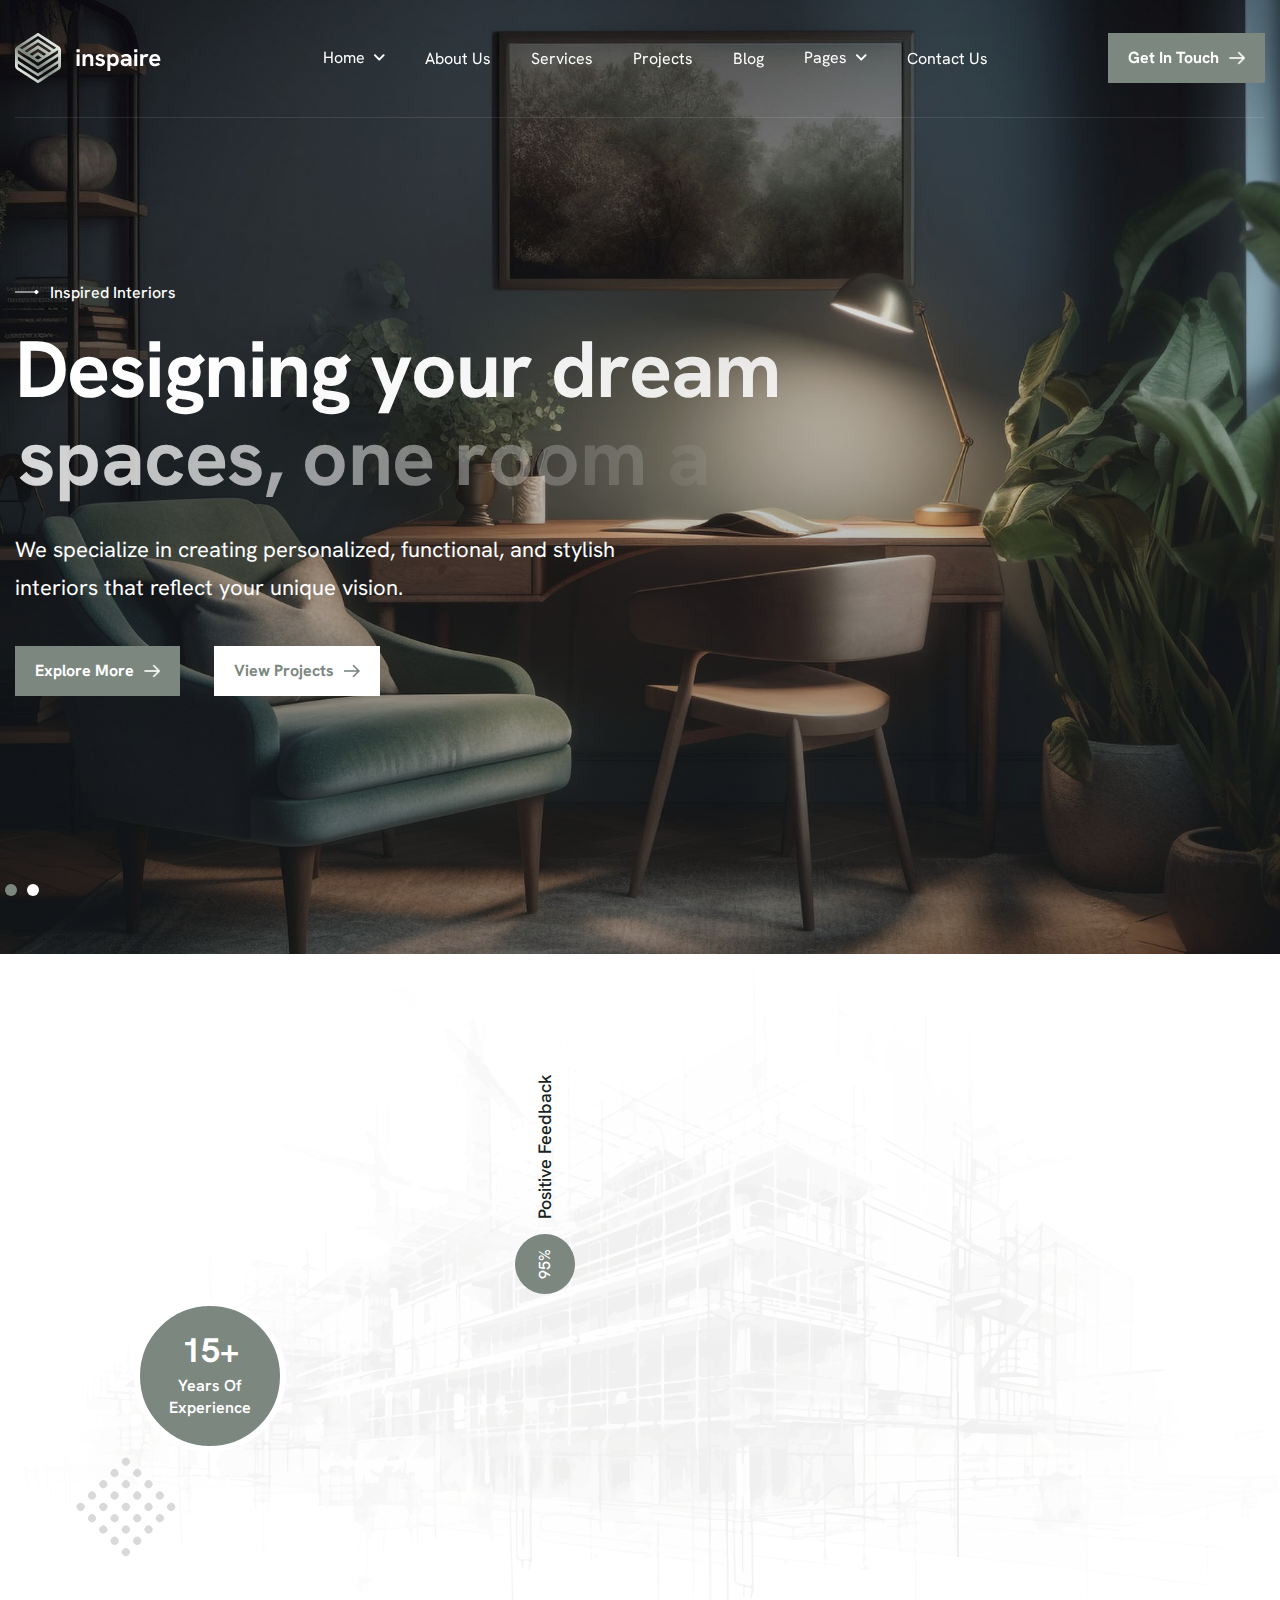
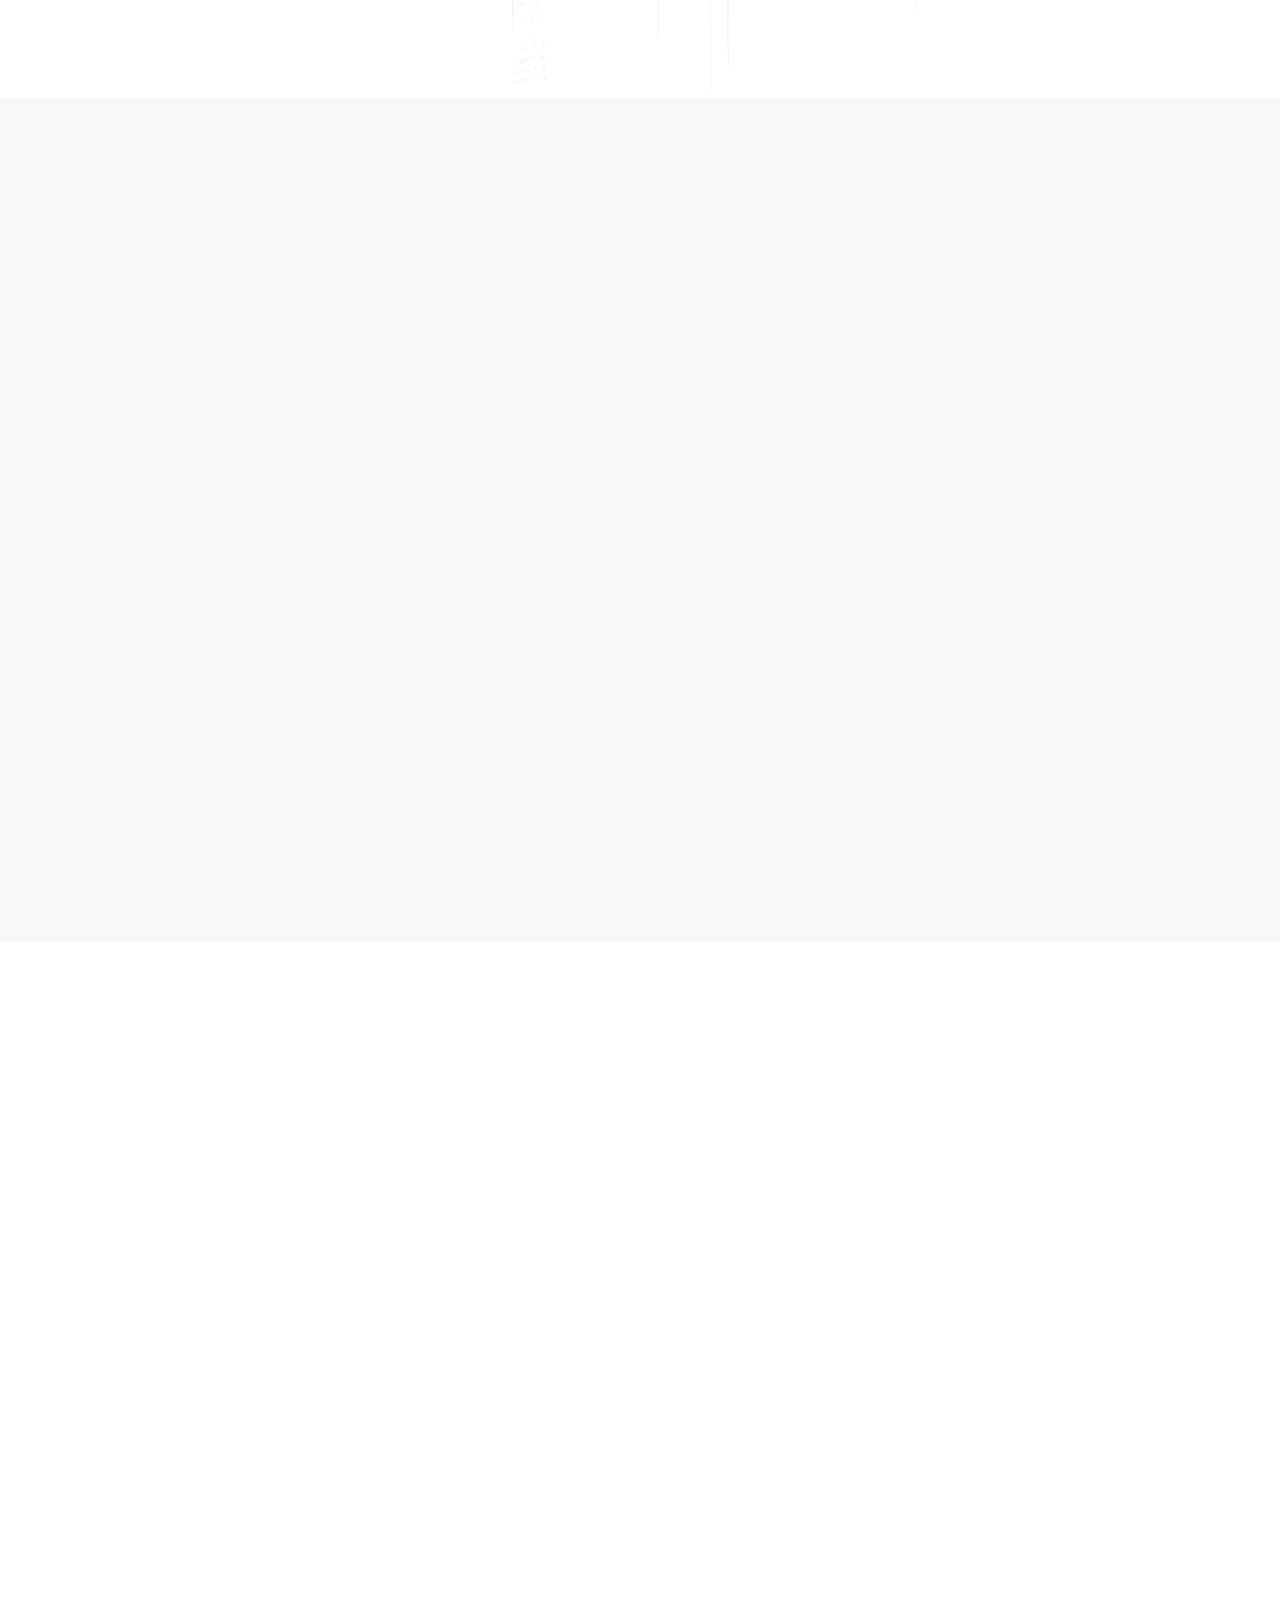
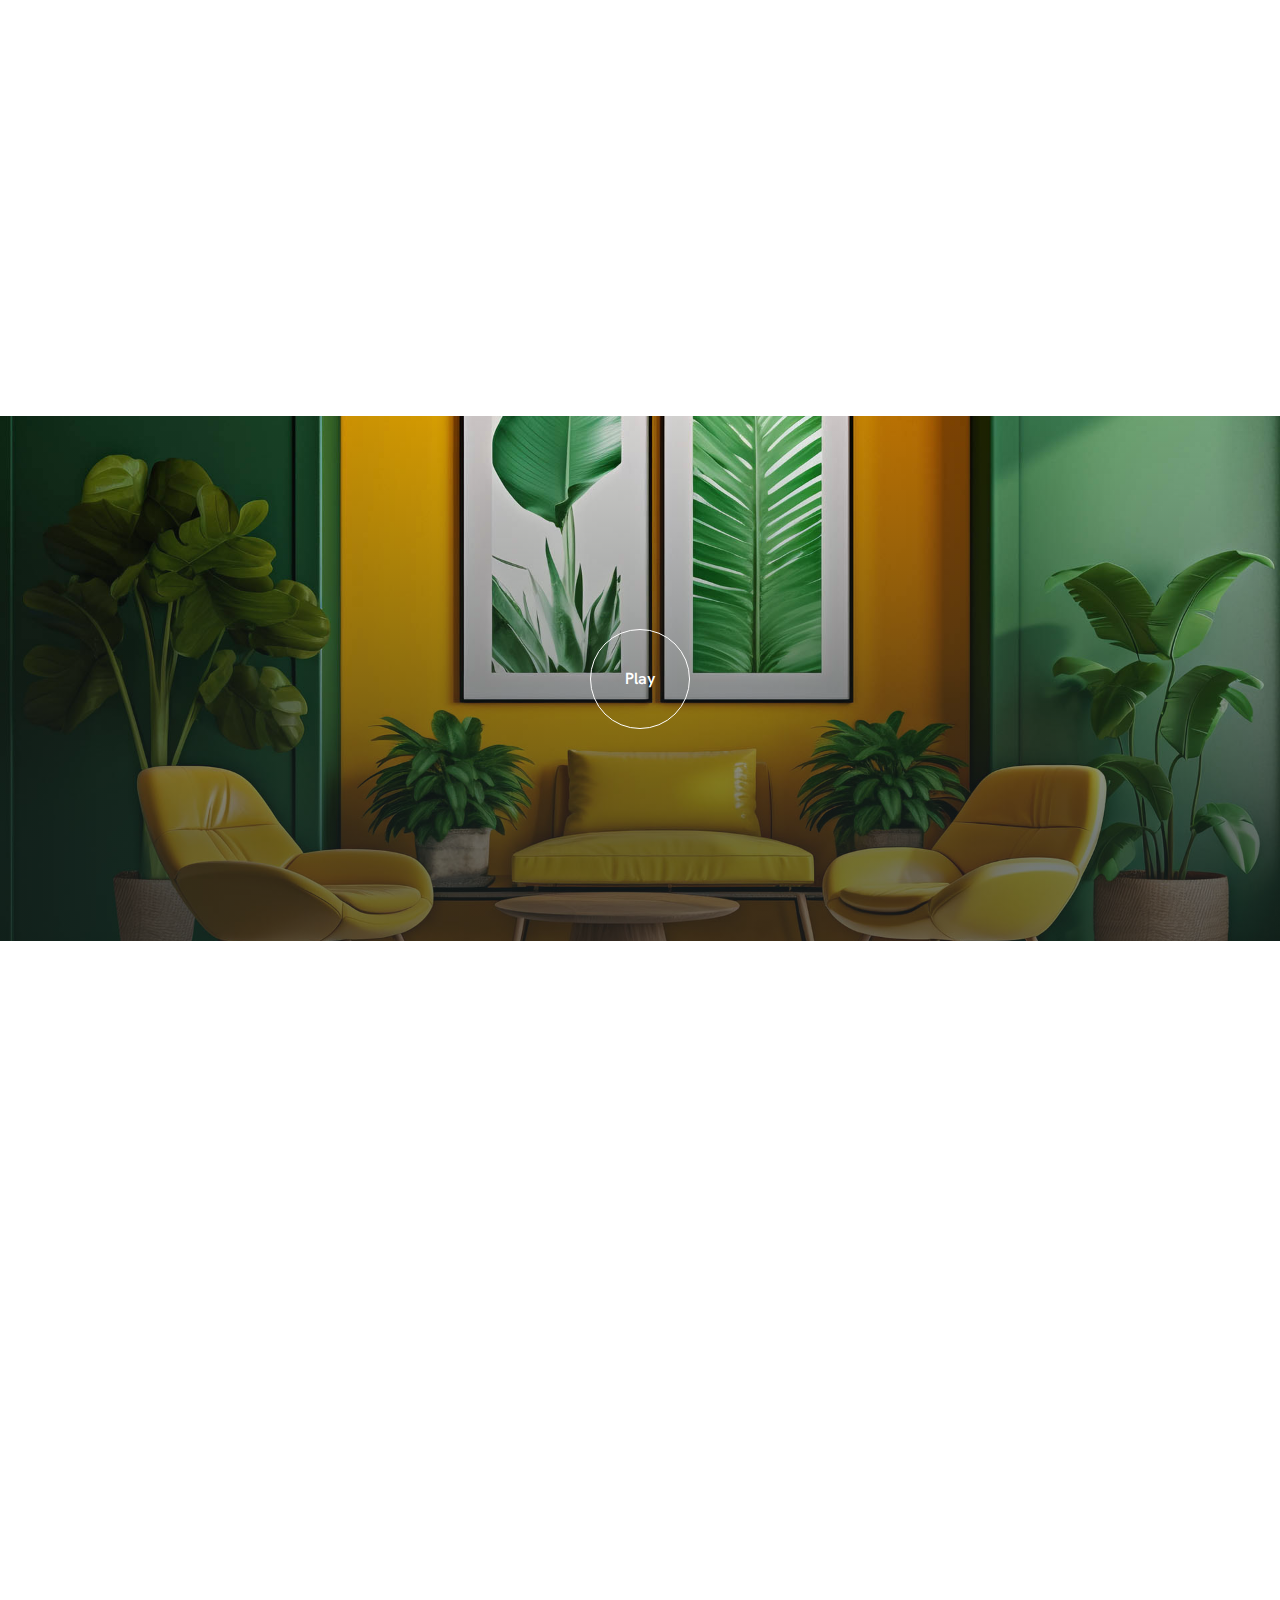
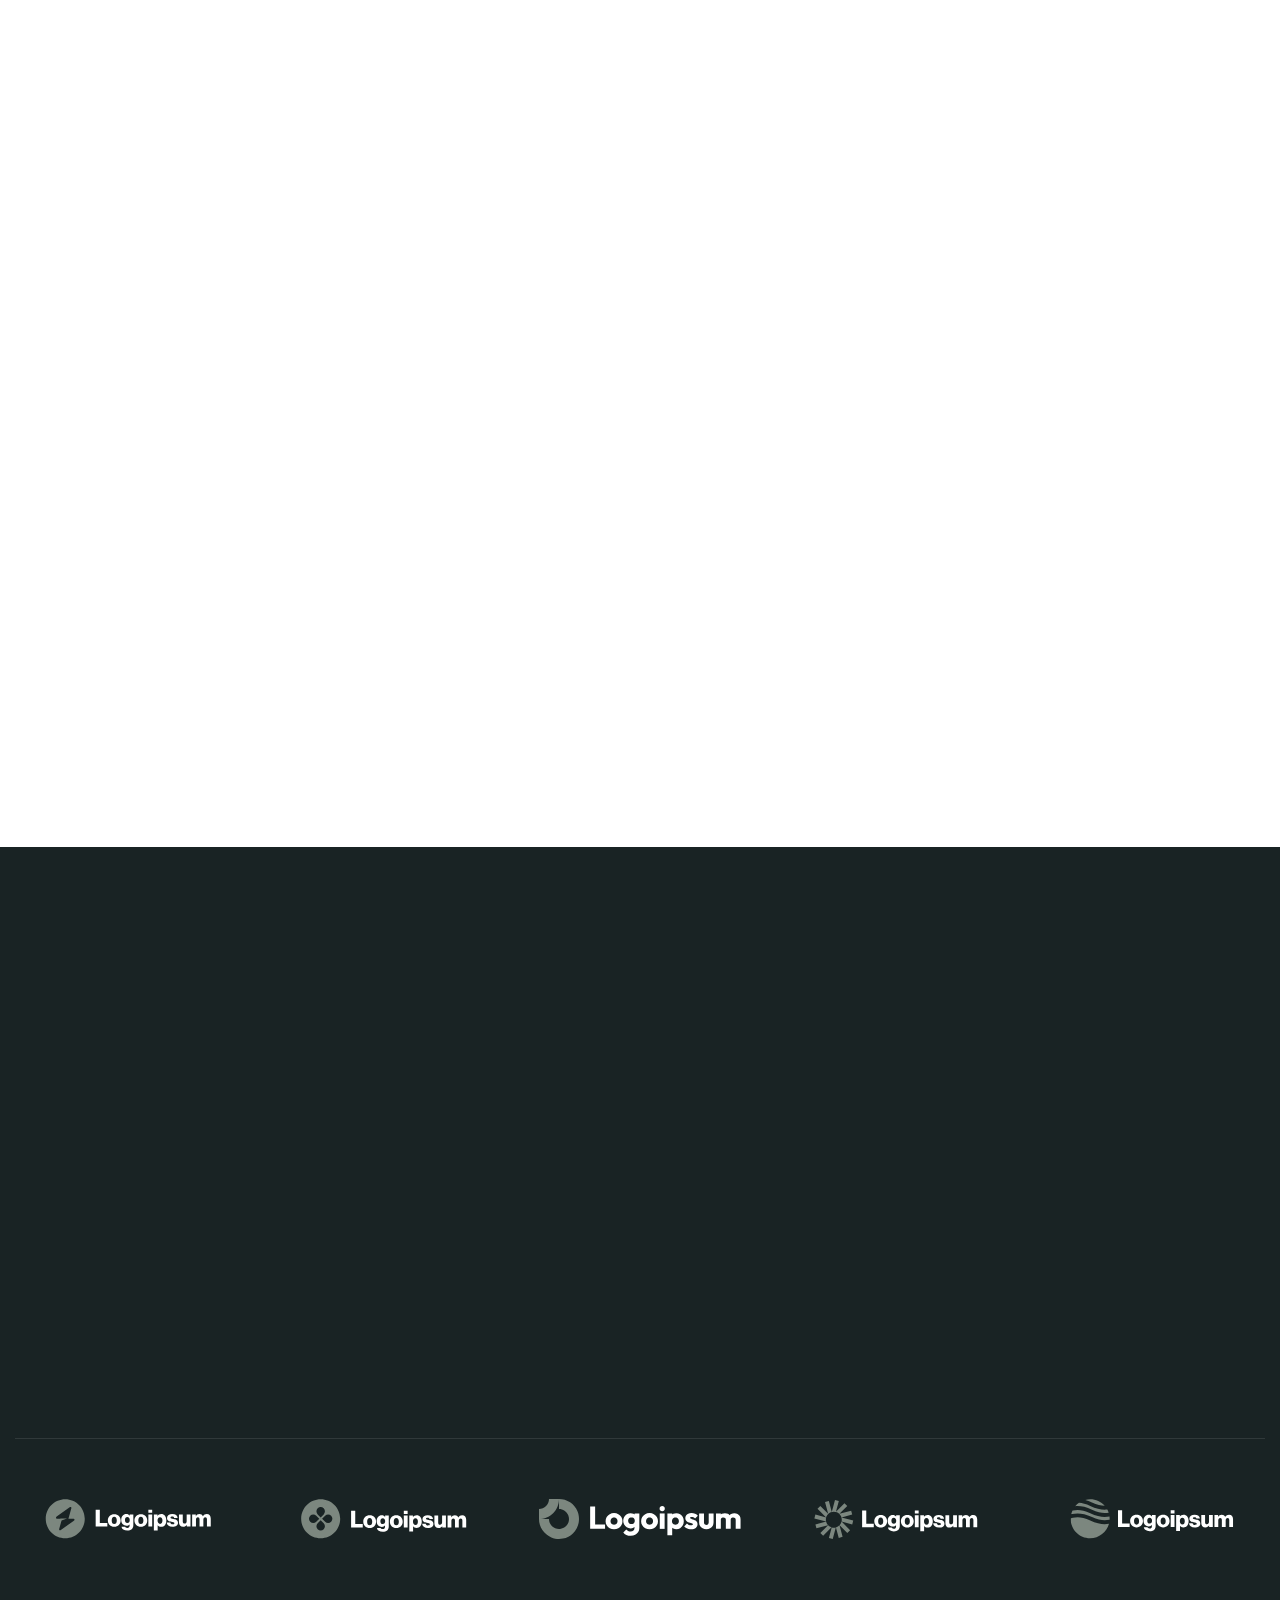
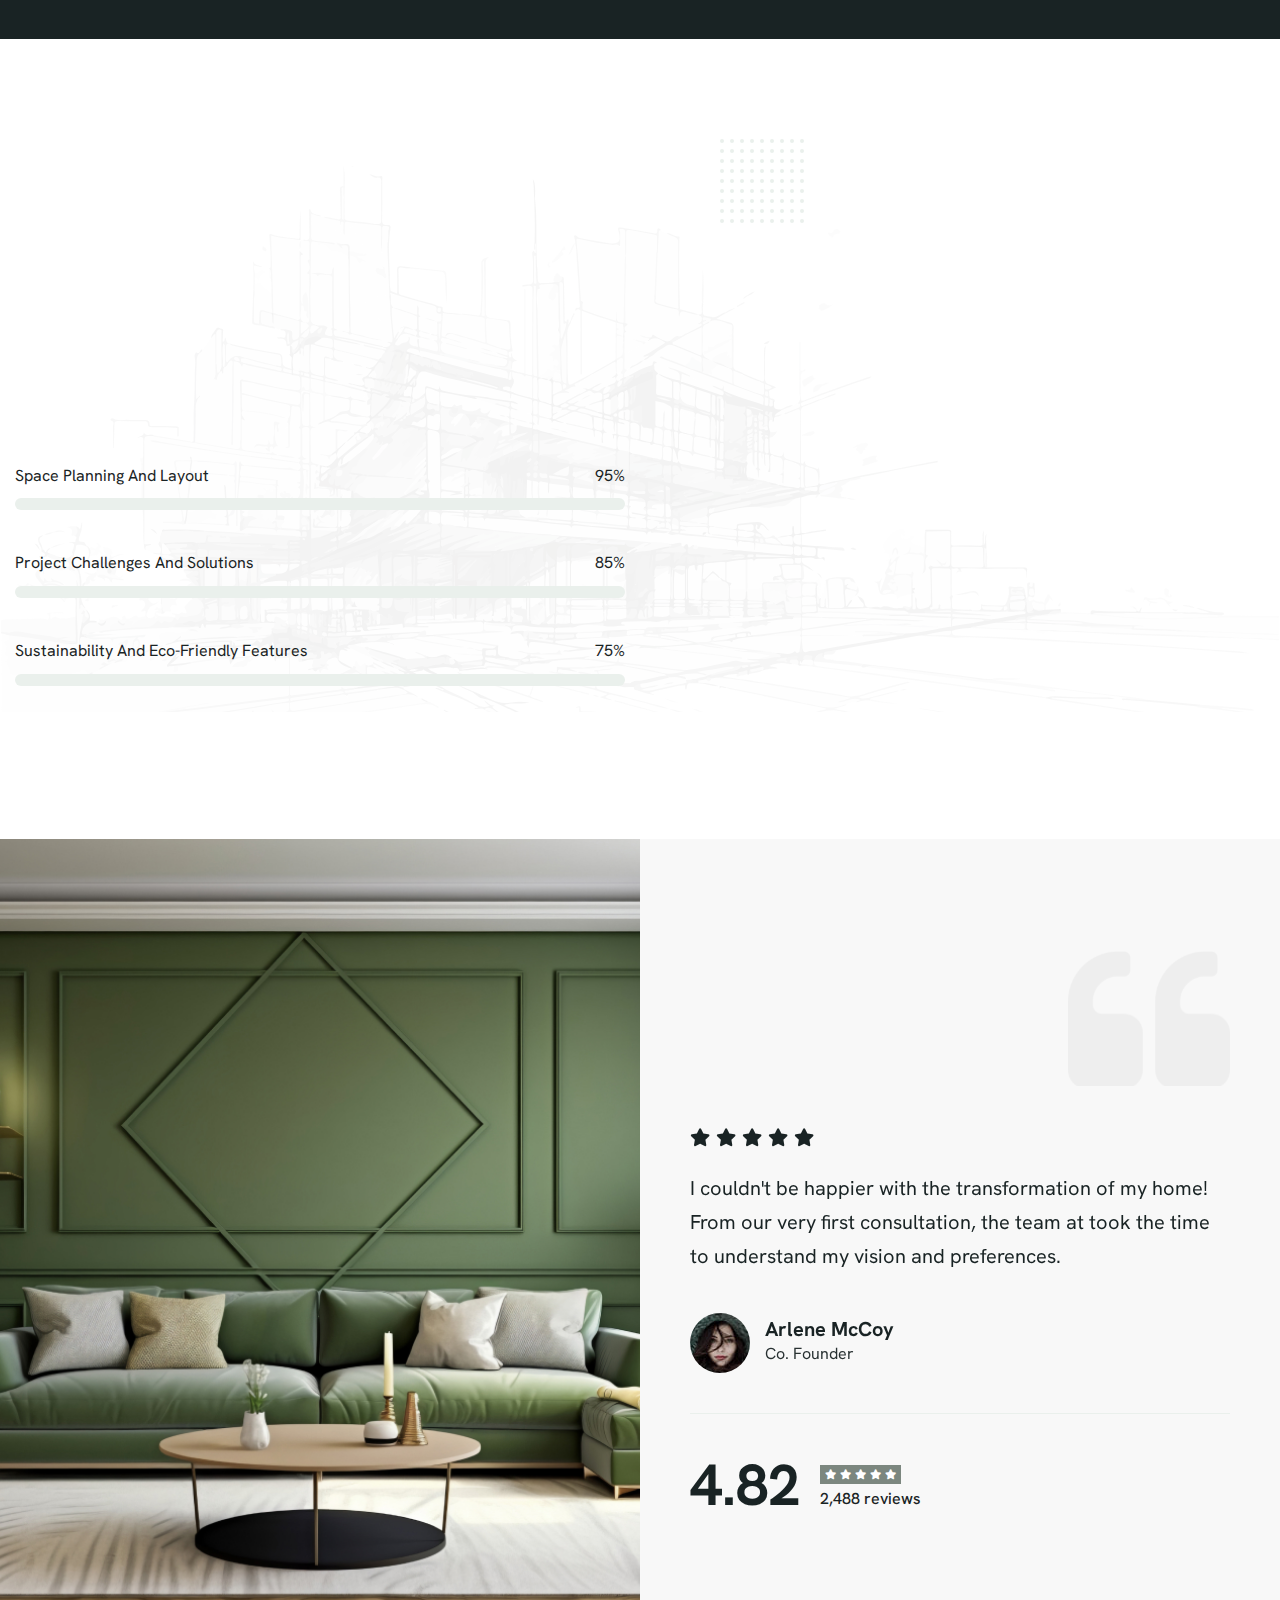
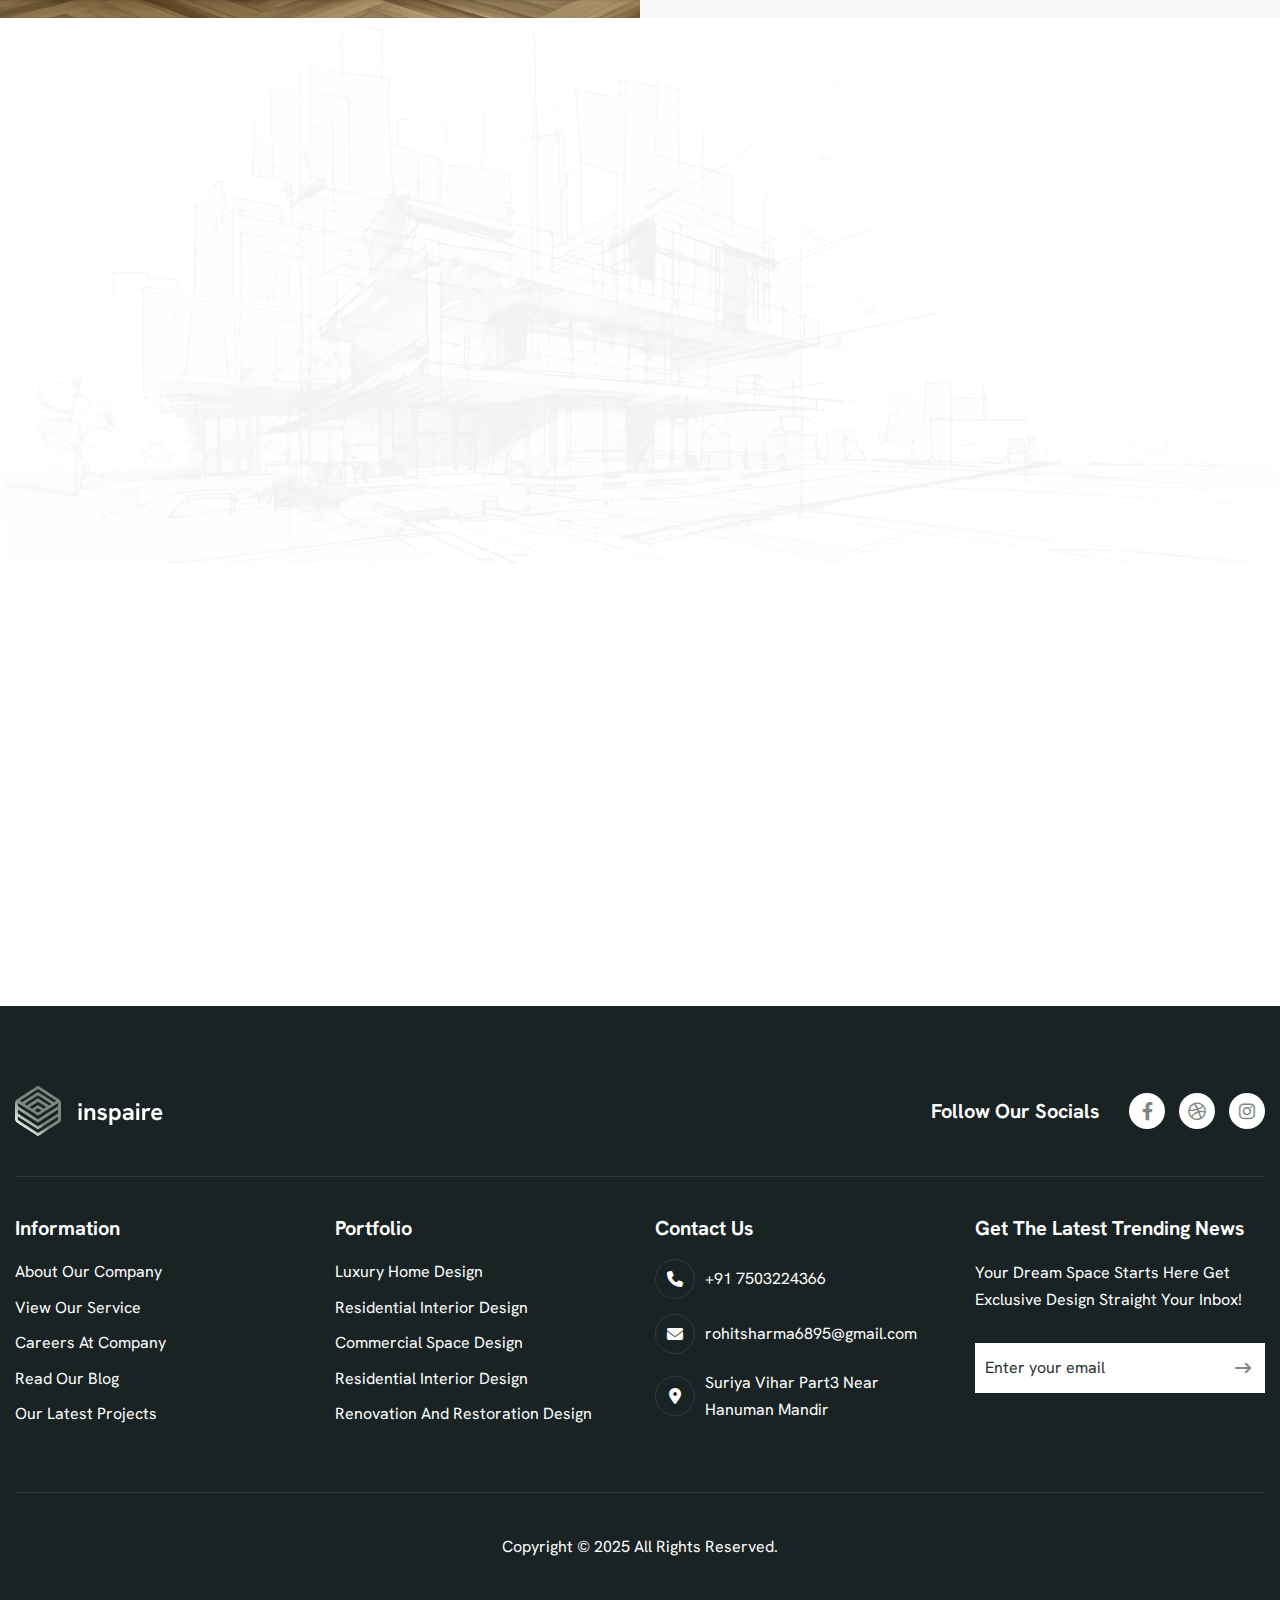
<file: index-slider.html>
<!DOCTYPE html>
<html lang="zxx">

<!-- Mirrored from html.awaikenthemes.com/inspaire/index-slider.html by HTTrack Website Copier/3.x [XR&CO'2014], Wed, 23 Apr 2025 12:32:49 GMT -->
<head>
	<!-- Meta -->
	<meta charset="utf-8">
	<meta http-equiv="X-UA-Compatible" content="IE=edge">
	<meta name="viewport" content="width=device-width, initial-scale=1.0, maximum-scale=1">
	<meta name="description" content="">
	<meta name="keywords" content="">
	<meta name="author" content="Awaiken">
	<!-- Page Title -->
    <title>Interior Designing</title>
	<!-- Favicon Icon -->
	<link rel="shortcut icon" type="image/x-icon" href="images/favicon.png">
	<!-- Google Fonts Css-->
	<link rel="preconnect" href="https://fonts.googleapis.com/">
    <link rel="preconnect" href="https://fonts.gstatic.com/" crossorigin>
    <link href="https://fonts.googleapis.com/css2?family=Hanken+Grotesk:ital,wght@0,100..900;1,100..900&amp;display=swap" rel="stylesheet">
	<!-- Bootstrap Css -->
	<link href="css/bootstrap.min.css" rel="stylesheet" media="screen">
	<!-- SlickNav Css -->
	<link href="css/slicknav.min.css" rel="stylesheet">
	<!-- Swiper Css -->
	<link rel="stylesheet" href="css/swiper-bundle.min.css">
	<!-- Font Awesome Icon Css-->
	<link href="css/all.min.css" rel="stylesheet" media="screen">
	<!-- Animated Css -->
	<link href="css/animate.css" rel="stylesheet">
    <!-- Magnific Popup Core Css File -->
	<link rel="stylesheet" href="css/magnific-popup.css">
	<!-- Mouse Cursor Css File -->
	<link rel="stylesheet" href="css/mousecursor.css">
	<!-- Main Custom Css -->
	<link href="css/custom.css" rel="stylesheet" media="screen">
</head>
<body>

    <!-- Preloader Start -->
	<div class="preloader">
		<div class="loading-container">
			<div class="loading"></div>
			<div id="loading-icon"><img src="images/loader.svg" alt=""></div>
		</div>
	</div>
	<!-- Preloader End -->

    <!-- Header Start -->
	<header class="main-header">
		<div class="header-sticky">
			<nav class="container">
				<div class="navbar navbar-expand-lg">
					<!-- Logo Start -->
					<a class="navbar-brand" href="index.html">
						<img src="images/logo.svg" alt="Logo">
					</a>
					<!-- Logo End -->

					<!-- Main Menu Start -->
					<div class="collapse navbar-collapse main-menu">
                        <div class="nav-menu-wrapper">
                            <ul class="navbar-nav mr-auto" id="menu">
                                <li class="nav-item submenu"><a class="nav-link" href="index.html">Home</a>
                                    <ul>
                                        <li class="nav-item"><a class="nav-link" href="index-2.html">Home - Image</a></li>
                                        <li class="nav-item"><a class="nav-link" href="index-video.html">Home - Video</a></li>
                                        <li class="nav-item"><a class="nav-link" href="index-slider.html">Home - Slider</a></li>
                                    </ul>
                                </li>                                
                                <li class="nav-item"><a class="nav-link" href="about.html">About Us</a>
                                <li class="nav-item"><a class="nav-link" href="services.html">Services</a></li>
                                <li class="nav-item"><a class="nav-link" href="projects.html">Projects</a></li>
                                <li class="nav-item"><a class="nav-link" href="blog.html">Blog</a></li>
                                <li class="nav-item submenu"><a class="nav-link" href="#">Pages</a>
                                    <ul>                                        
                                        <li class="nav-item"><a class="nav-link" href="service-single.html">Service Details</a></li>
                                        <li class="nav-item"><a class="nav-link" href="project-single.html">Project Details</a></li>
                                        <li class="nav-item"><a class="nav-link" href="blog-single.html">Blog Details</a></li>
                                        <li class="nav-item"><a class="nav-link" href="image-gallery.html">Image Gallery</a></li>
                                        <li class="nav-item"><a class="nav-link" href="faqs.html">FAQs</a></li>
                                        <li class="nav-item"><a class="nav-link" href="404.html">404</a></li>
                                    </ul>
                                </li>
                                <li class="nav-item"><a class="nav-link" href="contact.html">Contact Us</a></li>                             
                            </ul>
                        </div>
                        <!-- Header Btn Start -->
                        <div class="header-btn d-inline-flex">
                            <a href="contact.html" class="btn-default">get in touch</a>
                        </div>
                        <!-- Header Btn End -->
					</div>
					<!-- Main Menu End -->
					<div class="navbar-toggle"></div>
				</div>
			</nav>
			<div class="responsive-menu"></div>
		</div>
	</header>
	<!-- Header End -->

    <!-- Hero Section Start -->
    <div class="hero hero-slider-layout">
        <div class="swiper">
            <div class="swiper-wrapper">
                <!-- Hero Slide Start -->
                <div class="swiper-slide">
                    <div class="hero-slide">
                        <!-- Slider Image Start -->
                        <div class="hero-slider-image">
                            <img src="images/hero-bg.jpg" alt="">
                        </div>
                        <!-- Slider Image End -->

                        <div class="container">
                            <div class="row align-items-center">
                                <div class="col-lg-10">
                                    <!-- Hero Content Start -->
                                    <div class="hero-content">
                                        <!-- Section Title Start -->
                                        <div class="section-title">
                                            <h3 class="wow fadeInUp">inspired interiors</h3>
                                            <h1 class="text-anime-style-2" data-cursor="-opaque">Designing your dream spaces, one room at a time</h1>
                                            <p class="wow fadeInUp" data-wow-delay="0.2s">We specialize in creating personalized, functional, and stylish interiors that reflect your unique vision.</p>
                                        </div>
                                        <!-- Section Title End -->
                
                                        <!-- Hero Button Start -->
                                        <div class="hero-btn wow fadeInUp" data-wow-delay="0.4s">
                                            <a href="about.html" class="btn-default">explore more</a>
                                            <a href="projects.html" class="btn-default btn-highlighted">view projects</a>
                                        </div>
                                        <!-- Hero Button End -->
                                    </div>
                                    <!-- Hero Content End -->
                                </div>
                            </div>
                        </div>
                    </div>
                </div>
                <!-- Hero Slide End -->

                <!-- Hero Slide Start -->
                <div class="swiper-slide">
                    <div class="hero-slide">
                        <!-- Slider Image Start -->
                        <div class="hero-slider-image">
                            <img src="images/hero-bg-2.jpg" alt="">
                        </div>
                        <!-- Slider Image End -->

                        <div class="container">
                            <div class="row align-items-center">
                                <div class="col-lg-10">
                                    <!-- Hero Content Start -->
                                    <div class="hero-content">
                                        <!-- Section Title Start -->
                                        <div class="section-title">
                                            <h3 class="wow fadeInUp">inspired interiors</h3>
                                            <h1 class="text-anime-style-2" data-cursor="-opaque">Designing your dream spaces, one room at a time</h1>
                                            <p class="wow fadeInUp" data-wow-delay="0.2s">We specialize in creating personalized, functional, and stylish interiors that reflect your unique vision.</p>
                                        </div>
                                        <!-- Section Title End -->
                
                                        <!-- Hero Button Start -->
                                        <div class="hero-btn wow fadeInUp" data-wow-delay="0.4s">
                                            <a href="about.html" class="btn-default">explore more</a>
                                            <a href="projects.html" class="btn-default btn-highlighted">view projects</a>
                                        </div>
                                        <!-- Hero Button End -->
                                    </div>
                                    <!-- Hero Content End -->
                                </div>
                            </div>
                        </div>
                    </div>
                </div>
                <!-- Hero Slide End -->
            </div>
            <div class="hero-pagination"></div>
        </div>        
    </div>
    <!-- Hero Section End -->
    
    <!-- About Us Section Start -->
    <div class="about-us">
        <div class="container">
            <div class="row align-items-center">
                <div class="col-lg-6">
                    <!-- About Us Images Start -->
                    <div class="about-us-images">
                        <!-- About Image 1 Start -->
                        <div class="about-img-1">
                            <figure class="image-anime reveal">
                                <img src="images/about-img-1.jpg" alt="">
                            </figure>
                        </div>
                        <!-- About Image 1 End -->

                        <!-- About Image 2 Start -->
                        <div class="about-img-2">
                            <figure class="image-anime reveal">
                                <img src="images/about-img-2.jpg" alt="">
                            </figure>

                            <!-- Feedback Counter Start -->
                            <div class="experience-counter">
                                <h3><span class="counter">15</span>+</h3>
                                <p>Years of experience</p>
                            </div>
                            <!-- Feedback Counter End -->
                        </div>
                        <!-- About Image 2 End -->
    
                        <!-- Feedback Counter Start -->
                        <div class="feedback-counter">
                            <p><span class="counter">95</span>%</p>
                            <h3>positive feedback</h3>
                        </div>
                        <!-- Feedback Counter End -->
                    </div>
                    <!-- About Us Images End -->
                </div>

                <div class="col-lg-6">
                    <!-- About Us Content Start -->
                    <div class="about-us-content">
                        <!-- Section Title Start -->
                        <div class="section-title">
                            <h3 class="wow fadeInUp">about us</h3>
                            <h2 class="text-anime-style-2" data-cursor="-opaque">Our passion for design, your <span>vision realized</span></h2>
                            <p class="wow fadeInUp" data-wow-delay="0.2s">Our dedicated team of designers works closely with you to understand your vision and bring it to life with thoughtful attention to detail. Whether it's transforming a single room or an entire home.</p>
                        </div>
                        <!-- Section Title End -->

                        <!-- About Us Content Body Start -->
                        <div class="about-us-content-body">
                            <!-- About Content Info Start -->
                            <div class="about-us-content-info">
                                <!-- About Us Content List Start -->
                                <div class="about-us-content-list wow fadeInUp" data-wow-delay="0.4s">
                                    <ul>
                                        <li>creative expertise</li>
                                        <li>client-centered approach</li>
                                    </ul>
                                </div>
                                <!-- About Us Content List End -->

                                <!-- About Us Content Button Start -->
                                <div class="about-us-content-btn wow fadeInUp" data-wow-delay="0.6s">
                                    <a href="about.html" class="btn-default">read more</a>
                                </div>
                                <!-- About Us Content Button End -->
                            </div>
                            <!-- About Content Info End -->

                            <!-- About Content List Start -->
                            <div class="about-us-contact-list">
                                <!-- About Contact Item Start -->
                                <div class="about-contact-item wow fadeInUp" data-wow-delay="0.4s">
                                    <div class="icon-box">
                                        <i class="fa-solid fa-phone"></i>
                                    </div>
                                    <div class="about-contact-content">
                                        <p>need any help?</p>
                                        <h3>+91 7503224366</h3>
                                    </div>
                                </div>
                                <!-- About Contact Item End -->

                                <!-- About Contact Item Start -->
                                <div class="about-contact-item wow fadeInUp" data-wow-delay="0.6s">
                                    <div class="icon-box">
                                        <figure class="image-anime">
                                            <img src="images/author-1.jpg" alt="">
                                        </figure>
                                    </div>
                                    <div class="about-contact-content">
                                        <h3>leslie alexander</h3>
                                        <p>co founder</p>
                                    </div>
                                </div>
                                <!-- About Contact Item End -->
                            </div>
                            <!-- About Content Info End -->
                        </div>
                        <!-- About Us Content Body End -->
                    </div>
                    <!-- About Us Content End -->
                </div>
            </div>
        </div>
    </div>
    <!-- About Us Section End -->

    <!-- Why Choose Us Section Start -->
    <div class="why-choose-us">
        <div class="container">
            <div class="row align-items-center">
                <div class="col-lg-5">
                    <!-- Why Choose Content Start -->
                    <div class="why-choose-content">
                        <!-- Section Title Start -->
                        <div class="section-title">
                            <h3 class="wow fadeInUp">why choose us</h3>
                            <h2 class="text-anime-style-2" data-cursor="-opaque">A behind the scenes look at <span>our agency</span></h2>
                            <p class="wow fadeInUp" data-wow-delay="0.2s">From concept to completion, discover how we bring your vision to life with innovation, collaboration, and expert craftsmanship.</p>
                        </div>
                        <!-- Section Title End -->

                        <!-- Why Choose Item List Start -->
                        <div class="why-choose-item-list">
                            <!-- Why Choose Item Start -->
                            <div class="why-choose-item wow fadeInUp" data-wow-delay="0.4s">
                                <!-- Icon Box Start -->
                                <div class="icon-box">
                                    <img src="images/icon-why-choose-1.svg" alt="">
                                </div>
                                <!-- Icon Box End -->

                                <!-- Why Choose Item Content Start -->
                                <div class="why-choose-item-content">
                                    <h3>tailored design solutions</h3>
                                    <p>We provide personalized interior design services that reflect your unique vision and lifestyle.</p>
                                </div>
                                <!-- Why Choose Item Content End -->
                            </div>
                            <!-- Why Choose Item End -->
                            
                            <!-- Why Choose Item Start -->
                            <div class="why-choose-item wow fadeInUp" data-wow-delay="0.6s">
                                <!-- Icon Box Start -->
                                <div class="icon-box">
                                    <img src="images/icon-why-choose-2.svg" alt="">
                                </div>
                                <!-- Icon Box End -->

                                <!-- Why Choose Item Content Start -->
                                <div class="why-choose-item-content">
                                    <h3>Seamless Project Management</h3>
                                    <p>We handle the entire design process, from concept to completion, with flawless execution.</p>
                                </div>
                                <!-- Why Choose Item Content End -->
                            </div>
                            <!-- Why Choose Item End -->

                            <!-- Why Choose Item Start -->
                            <div class="why-choose-item wow fadeInUp" data-wow-delay="0.8s">
                                <!-- Icon Box Start -->
                                <div class="icon-box">
                                    <img src="images/icon-why-choose-3.svg" alt="">
                                </div>
                                <!-- Icon Box End -->

                                <!-- Why Choose Item Content Start -->
                                <div class="why-choose-item-content">
                                    <h3>Client-Centered Collaboration</h3>
                                    <p>Your input is valued throughout the entire process, ensuring your vision is fully realized.</p>
                                </div>
                                <!-- Why Choose Item Content End -->
                            </div>
                            <!-- Why Choose Item End -->
                        </div>
                        <!-- Why Choose Item List End -->
                    </div>
                    <!-- Why Choose Content End -->
                </div>

                <div class="col-lg-7">
                    <!-- Why Choose Images Images Start -->
                    <div class="why-choose-images">
                        <!-- Why Choose Box 1 Start -->
                        <div class="why-choose-img-box-1">
                            <!-- Why Choose img 1 Start -->
                            <div class="why-choose-img-1">
                                <figure class="image-anime reveal">
                                    <img src="images/why-choose-img-1.jpg" alt="">
                                </figure>
                            </div>
                            <!-- Why Choose img 1 End -->

                            <!-- Why Choose img 2 Start -->
                            <div class="why-choose-img-2">
                                <figure class="image-anime reveal">
                                    <img src="images/why-choose-img-2.jpg" alt="">
                                </figure>
                            </div>
                            <!-- Why Choose img 2 End -->
                        </div>
                        <!-- Why Choose Box 1 End -->

                        <!-- Why Choose Box 2 Start -->
                        <div class="why-choose-img-box-2">
                            <!-- Why Choose img 3 Start -->
                            <div class="why-choose-img-3">
                                <figure class="image-anime reveal">
                                    <img src="images/why-choose-img-3.jpg" alt="">
                                </figure>
                            </div>
                            <!-- Why Choose img 3 End -->

                            <!-- Why Choose img 4 Start -->
                            <div class="why-choose-img-4">
                                <figure class="image-anime reveal">
                                    <img src="images/why-choose-img-4.jpg" alt="">
                                </figure>
                            </div>
                            <!-- Why Choose img 4 End -->
                        </div>
                        <!-- Why Choose Box 2 End -->
                    </div>
                    <!-- Why Choose Images Images End -->
                </div>
            </div>
        </div>
    </div>
    <!-- Why Choose Us Section End -->

    <!-- Our Services Section Start -->
    <div class="our-services">
        <div class="container">
            <div class="row section-row align-items-center">
                <div class="col-lg-6">
                    <!-- Section Title Start -->
                    <div class="section-title">
                        <h3 class="wow fadeInUp">our services</h3>
                        <h2 class="text-anime-style-2" data-cursor="-opaque">Innovative design services for <span>every need</span></h2>
                    </div>
                    <!-- Section Title End -->
                </div>

                <div class="col-lg-6">
                    <!-- Section Title Content Start -->
                    <div class="section-title-content">
                        <p class="wow fadeInUp" data-wow-delay="0.2s">We offer a range of bespoke interior design services tailored to your unique needs. From concept development to final installation.</p>
                    </div>
                    <!-- Section Title Content End -->
                </div>
            </div>

            <div class="row">
                <div class="col-lg-4 col-md-6">
                    <!-- Service Item Start -->
                    <div class="service-item wow fadeInUp">
                        <!-- Service Image Start -->
                        <div class="service-image">
                            <a href="service-single.html" data-cursor-text="View">
                                <figure class="image-anime">
                                    <img src="images/service-1.jpg" alt="">
                                </figure>
                            </a>
                        </div>
                        <!-- Service Image End -->

                        <!-- Service Button Start -->
                        <div class="service-btn">
                            <a href="service-single.html"><img src="images/arrow-white.svg" alt=""></a>
                        </div>
                        <!-- Service Button End -->

                        <!-- Service Content Start -->
                        <div class="service-content">
                            <h3><a href="service-single.html">residential interior design</a></h3>
                            <p>We create personalized living spaces that reflect your style and functional needs.</p>
                        </div>
                        <!-- Service Content End -->
                    </div>
                    <!-- Service Item End -->
                </div>

                <div class="col-lg-4 col-md-6">
                    <!-- Service Item Start -->
                    <div class="service-item wow fadeInUp" data-wow-delay="0.2s">
                        <!-- Service Image Start -->
                        <div class="service-image">
                            <a href="service-single.html" data-cursor-text="View">
                                <figure class="image-anime">
                                    <img src="images/service-2.jpg" alt="">
                                </figure>
                            </a>
                        </div>
                        <!-- Service Image End -->

                        <!-- Service Button Start -->
                        <div class="service-btn">
                            <a href="service-single.html"><img src="images/arrow-white.svg" alt=""></a>
                        </div>
                        <!-- Service Button End -->

                        <!-- Service Content Start -->
                        <div class="service-content">
                            <h3><a href="service-single.html">commercial interior design</a></h3>
                            <p>Enhancing business environments with professional, functional, and aesthetically.</p>
                        </div>
                        <!-- Service Content End -->
                    </div>
                    <!-- Service Item End -->
                </div>

                <div class="col-lg-4 col-md-6">
                    <!-- Service Item Start -->
                    <div class="service-item wow fadeInUp" data-wow-delay="0.4s">
                        <!-- Service Image Start -->
                        <div class="service-image">
                            <a href="service-single.html" data-cursor-text="View">
                                <figure class="image-anime">
                                    <img src="images/service-3.jpg" alt="">
                                </figure>
                            </a>
                        </div>
                        <!-- Service Image End -->

                        <!-- Service Button Start -->
                        <div class="service-btn">
                            <a href="service-single.html"><img src="images/arrow-white.svg" alt=""></a>
                        </div>
                        <!-- Service Button End -->

                        <!-- Service Content Start -->
                        <div class="service-content">
                            <h3><a href="service-single.html">furniture and decor selection</a></h3>
                            <p>Our experts help you choose the perfect furniture and decor complement your style.</p>
                        </div>
                        <!-- Service Content End -->
                    </div>
                    <!-- Service Item End -->
                </div>

                <div class="col-lg-12">
                    <!-- All Services Button Start -->
                    <div class="all-services-btn wow fadeInUp" data-wow-delay="0.6s">
                        <a href="services.html" class="btn-default">see all services</a>
                   </div>
                   <!-- All Services Button End -->
                </div>
            </div>
        </div>
    </div>
    <!-- Our Services Section End -->

    <!-- Intro Video Section Start -->
    <div class="intro-video">
        <div class="container-fluid">
            <div class="row">
                <div class="col-lg-12">
                    <!-- Intro Video Image Start -->
                    <div class="intro-video-box">
                        <!-- Intro Image Start -->
                        <div class="intro-video-image">
                            <a href="https://www.youtube.com/watch?v=Y-x0efG1seA" class="popup-video" data-cursor-text="Play">
                                <figure class="image-anime">
                                    <img src="images/intro-video-bg.jpg" alt="">
                                </figure>
                            </a>                            
                        </div>
                        <!-- Intro Image End -->

                        <!-- Video Play Button Start -->
                        <div class="video-play-button">
                            <a href="https://www.youtube.com/watch?v=Y-x0efG1seA" class="popup-video" data-cursor-text="Play">play</a>
                        </div>
                        <!-- Video Play Button End -->
                    </div>
                    <!-- Intro Video Btn End -->
                </div>
            </div>
        </div>
    </div>
    <!-- Intro Video Section End -->

    <!-- Our Project Start -->
    <div class="our-project">
        <div class="container">
            <div class="row section-row align-items-center">
                <div class="col-lg-5">
                    <!-- Section Title Start -->
                    <div class="section-title">
                        <h3 class="wow fadeInUp">latest project</h3>
                        <h2 class="text-anime-style-2" data-cursor="-opaque">Creative projects that define<span> our style</span></h2>
                    </div>
                    <!-- Section Title End -->
                </div>

                <div class="col-lg-7">
                    <!-- Section Title Content Start -->
                    <div class="section-title-content">
                        <p class="wow fadeInUp" data-wow-delay="0.2s">Our portfolio showcases a diverse range of projects, from beautifully crafted residential spaces functional and stylish commercial interiors</p>
                    </div>
                    <!-- Section Title Content End -->
                </div>
            </div>

            <div class="row">
                <div class="col-lg-12">
                    <!-- Our Project Nav start -->
                    <div class="our-Project-nav wow fadeInUp" data-wow-delay="0.4s">
                        <ul>
                            <li><a href="#" class="active-btn" data-filter="*">all</a></li>
                            <li><a href="#" data-filter=".architecture">architecture</a></li>
                            <li><a href="#" data-filter=".interior">interior</a></li>
                            <li><a href="#" data-filter=".bedroom">bedroom</a></li>
                            <li><a href="#" data-filter=".furniture">furniture</a></li>
                            <li><a href="#" data-filter=".kitchen">kitchen</a></li>
                        </ul>
                    </div>
                    <!-- Our Project Nav End -->
                </div>
    
                <div class="col-lg-12">
                    <!-- Project Item Boxes start -->
                    <div class="row project-item-boxes align-items-center">
                        <div class="col-md-6 project-item-box architecture bedroom">
                            <!-- Project Item Start -->
                            <div class="project-item wow fadeInUp">
                                <div class="project-image">
                                    <div class="project-featured-image">
                                        <figure class="image-anime">
                                            <img src="images/project-1.jpg" alt="">
                                        </figure>
                                    </div>
                                
                                    <div class="project-btn">
                                        <a href="project-single.html"><img src="images/arrow-white.svg" alt=""></a>
                                    </div>
                                </div>     
    
                                <div class="project-content">
                                    <h3>residential spaces</h3>
                                    <h2><a href="project-single.html">urban retreat: modern design meets comfort</a></h2>
                                </div>
                            </div>
                            <!-- Project Item End -->
                        </div>
    
                        <div class="col-md-6 project-item-box interior kitchen">
                            <!-- Project Item Start -->
                            <div class="project-item wow fadeInUp" data-wow-delay="0.2s">
                                <div class="project-image">
                                    <div class="project-featured-image">
                                        <figure class="image-anime">
                                            <img src="images/project-2.jpg" alt="">
                                        </figure>
                                    </div>
                                
                                    <div class="project-btn">
                                        <a href="project-single.html"><img src="images/arrow-white.svg" alt=""></a>
                                    </div>
                                </div>     
    
                                <div class="project-content">
                                    <h3>luxury homes</h3>
                                    <h2><a href="project-single.html">luxurious loft: industrial chic for living</a></h2>
                                </div>
                            </div>
                            <!-- Project Item End -->
                        </div>
    
                        <div class="col-md-6 project-item-box furniture architecture">
                            <!-- Project Item Start -->
                            <div class="project-item wow fadeInUp" data-wow-delay="0.4s">
                                <div class="project-image">
                                    <div class="project-featured-image">
                                        <figure class="image-anime">
                                            <img src="images/project-3.jpg" alt="">
                                        </figure>
                                    </div>
                                
                                    <div class="project-btn">
                                        <a href="project-single.html"><img src="images/arrow-white.svg" alt=""></a>
                                    </div>
                                </div>     
    
                                <div class="project-content">
                                    <h3>outdoor living spaces</h3>
                                    <h2><a href="project-single.html">coastal vibes: serenity by the sea</a></h2>
                                </div>
                            </div>
                            <!-- Project Item End -->
                        </div>
    
                        <div class="col-md-6 project-item-box kitchen bedroom">
                            <!-- Project Item Start -->
                            <div class="project-item wow fadeInUp" data-wow-delay="0.6s">
                                <div class="project-image">
                                    <div class="project-featured-image">
                                        <figure class="image-anime">
                                            <img src="images/project-4.jpg" alt="">
                                        </figure>
                                    </div>
                                
                                    <div class="project-btn">
                                        <a href="project-single.html"><img src="images/arrow-white.svg" alt=""></a>
                                    </div>
                                </div>     
    
                                <div class="project-content">
                                    <h3>modern designs</h3>
                                    <h2><a href="project-single.html">minimalist haven: simple, clean, inviting spaces</a></h2>
                                </div>
                            </div>
                            <!-- Project Item End -->
                        </div>
                    </div>
                    <!-- Project Item Boxes End -->
                </div>
            </div>
        </div>
     </div>
    <!-- Our Project End -->

    <!-- How We Work Start -->
    <div class="how-we-work">
        <div class="container">
            <div class="row section-row align-items-center">
                <div class="col-lg-6">
                    <!-- Section Title Start -->
                    <div class="section-title dark-section">
                        <h3 class="wow fadeInUp">how we work</h3>
                        <h2 class="text-anime-style-2" data-cursor="-opaque">From concept to completion in<span> our work</span></h2>
                    </div>
                    <!-- Section Title End -->
                </div>

                <div class="col-lg-6">
                    <!-- Section Title Content Start -->
                    <div class="section-title-content dark-section">
                        <p class="wow fadeInUp" data-wow-delay="0.2s">Our comprehensive approach guides you through each phase of the design process, from initial brainstorming and conceptualization.</p>
                    </div>
                    <!-- Section Title Content End -->
                </div>
            </div>

            <div class="row">
                <div class="col-lg-12">
                    <!-- How We Work List Start -->
                    <div class="how-we-work-list">
                        <!-- How We Item Start -->
                        <div class="how-we-work-item wow fadeInUp">
                            <div class="icon-box">
                                <img src="images/icon-how-we-work-1.svg" alt="">
                            </div>
                            <div class="how-we-work-content">
                                <h3>01. initial consultation</h3>
                                <p>We start with a one-on meeting to understand your vision preferences and requirement.</p>
                            </div>
                        </div>
                        <!-- How We Item End -->

                        <!-- How We Item Start -->
                        <div class="how-we-work-item wow fadeInUp" data-wow-delay="0.2s">
                            <div class="icon-box">
                                <img src="images/icon-how-we-work-2.svg" alt="">
                            </div>
                            <div class="how-we-work-content">
                                <h3>02. design planning</h3>
                                <p>This involves selecting materials, and layouts, furnishings, as well as creating 3D renderings.</p>
                            </div>
                        </div>
                        <!-- How We Item End -->

                        <!-- How We Item Start -->
                        <div class="how-we-work-item wow fadeInUp" data-wow-delay="0.4s">
                            <div class="icon-box">
                                <img src="images/icon-how-we-work-3.svg" alt="">
                            </div>
                            <div class="how-we-work-content">
                                <h3>03. project execution</h3>
                                <p>With the design plans in this place, we manage and coordinate all aspects of the projects.</p>
                            </div>
                        </div>
                        <!-- How We Item End -->

                        <!-- How We Item Start -->
                        <div class="how-we-work-item wow fadeInUp" data-wow-delay="0.6s">
                            <div class="icon-box">
                                <img src="images/icon-how-we-work-4.svg" alt="">
                            </div>
                            <div class="how-we-work-content">
                                <h3>04. final review</h3>
                                <p>After completing project we conduct a thorough walkthrough with you to review the space.</p>
                            </div>
                        </div>
                        <!-- How We Item End -->
                    </div>
                    <!-- How We Work List End -->

                    <!-- How Work Company Slider Start -->
                    <div class="how-work-company-slider">
                        <div class="swiper">
                            <div class="swiper-wrapper">
                                <!-- Company Support Logo Start -->
                                <div class="swiper-slide">
                                    <div class="company-logo">
                                        <img src="images/company-logo-1.svg" alt="">
                                    </div>
                                </div>
                                <!-- Company Support Logo End -->

                                <!-- Company Support Logo Start -->
                                <div class="swiper-slide">
                                    <div class="company-logo">
                                        <img src="images/company-logo-2.svg" alt="">
                                    </div>
                                </div>
                                <!-- Company Support Logo End -->

                                <!-- Company Support Logo Start -->
                                <div class="swiper-slide">
                                    <div class="company-logo">
                                        <img src="images/company-logo-3.svg" alt="">
                                    </div>
                                </div>
                                <!-- Company Support Logo End -->
                                
                                <!-- Company Support Logo Start -->
                                <div class="swiper-slide">
                                    <div class="company-logo">
                                        <img src="images/company-logo-4.svg" alt="">
                                    </div>
                                </div>
                                <!-- Company Support Logo End -->
                                
                                <!-- Company Support Logo Start -->
                                <div class="swiper-slide">
                                    <div class="company-logo">
                                        <img src="images/company-logo-5.svg" alt="">
                                    </div>
                                </div>
                                <!-- Company Support Logo End -->
                                
                                <!-- Company Support Logo Start -->
                                <div class="swiper-slide">
                                    <div class="company-logo">
                                        <img src="images/company-logo-1.svg" alt="">
                                    </div>
                                </div>
                                <!-- Company Support Logo End -->
                            </div>
                        </div>
                    </div>
                    <!-- How Work Company Slider End -->
                </div>
            </div>
        </div>
    </div>
    <!-- How We Work End -->

    <!-- Our Skill Start -->
    <div class="our-skill">
        <div class="container">
            <div class="row align-items-center">
                <div class="col-lg-6">
                    <!-- Our Skill Content Start -->
                    <div class="our-skill-content">
                        <!-- Section Title Start -->
                        <div class="section-title">
                            <h3 class="wow fadeInUp">our skills</h3>
                            <h2 class="text-anime-style-2" data-cursor="-opaque">Skills that shape your<span> dream home</span></h2>
                            <p class="wow fadeInUp" data-wow-delay="0.2s">Our dedicated team of designers works closely with you to understand your vision and bring it to life with thoughtful attention to detail.</p>
                        </div>
                        <!-- Section Title End -->

                        <!-- About SkillBar Start -->
                        <div class="our-skillbar">
                            <!-- Skills Progress Bar Start -->
                            <div class="skills-progress-bar">
                                <!-- Skill Item Start -->
                                <div class="skillbar" data-percent="95%">
                                    <div class="skill-data">
                                        <div class="skill-title">space planning and layout</div>
                                        <div class="skill-no">95%</div>
                                    </div>
                                    <div class="skill-progress">
                                        <div class="count-bar"></div>
                                    </div>
                                </div>
                                <!-- Skill Item End -->
                            </div>
                            <!-- Skills Progress Bar End -->
                        
                            <!-- Skills Progress Bar Start -->
                            <div class="skills-progress-bar">
                                <!-- Skill Item Start -->
                                <div class="skillbar" data-percent="85%">
                                    <div class="skill-data">
                                        <div class="skill-title">project challenges and solutions</div>
                                        <div class="skill-no">85%</div>
                                    </div>
                                    <div class="skill-progress">
                                        <div class="count-bar"></div>
                                    </div>
                                </div>
                                <!-- Skill Item End -->
                            </div>
                            <!-- Skills Progress Bar End -->
                            
                            <!-- Skills Progress Bar Start -->
                            <div class="skills-progress-bar">
                                <!-- Skill Item Start -->
                                <div class="skillbar" data-percent="75%">
                                    <div class="skill-data">
                                        <div class="skill-title">sustainability and eco-friendly features</div>
                                        <div class="skill-no">75%</div>
                                    </div>
                                    <div class="skill-progress">
                                        <div class="count-bar"></div>
                                    </div>
                                </div>
                                <!-- Skill Item End -->
                            </div>
                            <!-- Skills Progress Bar End -->
                        </div>
                        <!-- About SkillBar End -->
                    </div>
                    <!-- Our Skill Content End -->
                </div>

                <div class="col-lg-6">
                    <!-- Our Skill Image Start -->
                    <div class="our-skill-image">
                        <div class="our-skill-img-1">
                            <figure class="image-anime reveal">
                                <img src="images/our-skill-img-1.jpg" alt="">
                            </figure>
                        </div>

                        <div class="our-skill-img-2">
                            <figure class="image-anime reveal">
                                <img src="images/our-skill-img-2.jpg" alt="">
                            </figure>
                        </div>

                        <div class="our-skill-img-3">
                            <figure class="image-anime reveal">
                                <img src="images/our-skill-img-3.jpg" alt="">
                            </figure>
                        </div>
                    </div>
                    <!-- Our Skill Image End -->
                </div>
            </div>
        </div>
    </div>
    <!-- Our Skill End -->

    <!-- Our Testimonial Start -->
    <div class="our-testimonials">
        <div class="container-fluid">
            <div class="row no-gutters">
                <div class="col-lg-6">
                    <!-- Our Testimonial Image Start -->
                    <div class="our-testimonials-image">
                        <figure class="image-anime">
                            <img src="images/testimonial-img.jpg" alt="">
                        </figure>
                    </div>
                    <!-- Our Testimonial Image End -->
                </div>

                <div class="col-lg-6">
                    <!-- Our Testimonial Content Start -->
                    <div class="our-testimonial-content">
                        <!-- Section Title Start -->
                        <div class="section-title">
                            <h3 class="wow fadeInUp">client testimonials</h3>
                            <h2 class="text-anime-style-2" data-cursor="-opaque">Trusted by thousand of <span>people & companies.</span></h2>
                        </div>
                        <!-- Section Title End -->

                        <!-- Testimonial Slider Start -->
                        <div class="testimonial-slider">
                            <div class="swiper">
                                <div class="swiper-wrapper" data-cursor-text="Drag">
                                    <!-- Testimonial Slide Start -->
                                    <div class="swiper-slide">
                                        <div class="testimonial-item">	
                                            <div class="testimonial-rating">
                                                <i class="fa-solid fa-star"></i>
                                                <i class="fa-solid fa-star"></i>
                                                <i class="fa-solid fa-star"></i>
                                                <i class="fa-solid fa-star"></i>
                                                <i class="fa-solid fa-star"></i>
                                            </div>                                        
                                            <div class="testimonial-body">
                                                <div class="testimonial-content">
                                                    <p>I couldn't be happier with the transformation of my home! From our very first consultation, the team at took the time to understand my vision and preferences.</p>
                                                </div>
                                            </div>
                                            <div class="testimonial-body">
                                                <div class="author-image">
                                                    <figure class="image-anime">
                                                        <img src="images/author-1.jpg" alt="">
                                                    </figure>
                                                </div>            
                                                <div class="author-content">
                                                    <h3>arlene mcCoy</h3>
                                                    <p>co. founder</p>
                                                </div>
                                            </div>
                                        </div>
                                    </div>
                                    <!-- Testimonial Slide End -->

                                    <!-- Testimonial Slide Start -->
                                    <div class="swiper-slide">
                                        <div class="testimonial-item">	
                                            <div class="testimonial-rating">
                                                <i class="fa-solid fa-star"></i>
                                                <i class="fa-solid fa-star"></i>
                                                <i class="fa-solid fa-star"></i>
                                                <i class="fa-solid fa-star"></i>
                                                <i class="fa-solid fa-star"></i>
                                            </div>                                        
                                            <div class="testimonial-content">
                                                <p>I couldn't be happier with the transformation of my home! From our very first consultation, the team at took the time to understand my vision and preferences.</p>
                                            </div>
                                            <div class="testimonial-body">
                                                <div class="author-image">
                                                    <figure class="image-anime">
                                                        <img src="images/author-1.jpg" alt="">
                                                    </figure>
                                                </div>            
                                                <div class="author-content">
                                                    <h3>arlene mcCoy</h3>
                                                    <p>co founder</p>
                                                </div>
                                            </div>
                                        </div>
                                    </div>
                                    <!-- Testimonial Slide End -->
                                </div>
                            </div>
                        </div>
                        <!-- Testimonial Slider End -->

                        <!-- Testimonial Rating Counter Start -->
                        <div class="testimonial-rating-counter">
                            <div class="rating-counter">
                                <h2><span class="counter">4.82</span></h2>
                            </div>
                            <div class="testimonial-rating-content">
                                <div class="testimonial-client-rating">
                                    <i class="fa-solid fa-star"></i>
                                    <i class="fa-solid fa-star"></i>
                                    <i class="fa-solid fa-star"></i>
                                    <i class="fa-solid fa-star"></i>
                                    <i class="fa-solid fa-star"></i>
                                </div>
                                <p>2,488 reviews</p>
                            </div>
                        </div>
                        <!-- Testimonial Rating Counter End -->
                    </div>
                    <!-- Our Testimonial Content End -->
                </div>
            </div>
        </div>
    </div>
    <!-- Our Testimonial End -->

    <!-- Our Blog Section Start -->
    <div class="our-blog">
        <div class="container">
            <div class="row section-row align-items-center">
                <div class="col-lg-6">
                    <!-- Section Title Start -->
                    <div class="section-title">
                        <h3 class="wow fadeInUp">latest news</h3>
                        <h2 class="text-anime-style-2" data-cursor="-opaque"><span>Your guide to</span> inspired interiors</h2>
                    </div>
                    <!-- Section Title End -->
                </div>

                <div class="col-lg-6">
                    <!-- Section Title Content Start -->
                    <div class="section-title-content">
                        <p class="wow fadeInUp" data-wow-delay="0.2s">Your journey to inspired interiors begins here. Our blog offers a wealth of resources, including design tips, trend analyses.</p>
                    </div>
                    <!-- Section Title Content End -->
                </div>
            </div>

            <div class="row">
                <div class="col-lg-4 col-md-6">
                    <!-- Post Item Start -->
                    <div class="post-item wow fadeInUp">
                        <!-- Post Featured Image Start-->
                        <div class="post-featured-image">
                            <figure>
                                <a href="blog-single.html" class="image-anime" data-cursor-text="View">
                                    <img src="images/post-1.jpg" alt="">
                                </a>
                            </figure>
                        </div>
                        <!-- Post Featured Image End -->

                        <!-- Post Item Body Start -->
                        <div class="post-item-body">
                            <!-- Post Item Content Start -->
                            <div class="post-item-content">
                                <h3><a href="blog-single.html">How Does One Go About a Buying Furniture?</a></h3>
                            </div>
                            <!-- Post Item Content End -->

                            <!-- Blog Item Button Start -->
                            <div class="post-item-btn">
                                <a href="blog-single.html" class="post-btn">read more</a>
                            </div>
                            <!-- Blog Item Button End -->
                        </div>
                        <!-- Post Item Body End -->
                    </div>
                    <!-- Post Item End -->
                </div>

                <div class="col-lg-4 col-md-6">
                    <!-- Post Item Start -->
                    <div class="post-item wow fadeInUp" data-wow-delay="0.2s">
                        <!-- Post Featured Image Start-->
                        <div class="post-featured-image">
                            <figure>
                                <a href="blog-single.html" class="image-anime" data-cursor-text="View">
                                    <img src="images/post-2.jpg" alt="">
                                </a>
                            </figure>
                        </div>
                        <!-- Post Featured Image End -->

                        <!-- Post Item Body Start -->
                        <div class="post-item-body">
                            <!-- Post Item Content Start -->
                            <div class="post-item-content">
                                <h3><a href="blog-single.html">Innovative Décor Ideas Shaping Homes Today</a></h3>
                            </div>
                            <!-- Post Item Content End -->

                            <!-- Blog Item Button Start -->
                            <div class="post-item-btn">
                                <a href="blog-single.html" class="post-btn">read more</a>
                            </div>
                            <!-- Blog Item Button End -->
                        </div>
                        <!-- Post Item Body End -->
                    </div>
                    <!-- Post Item End -->
                </div>

                <div class="col-lg-4 col-md-6">
                    <!-- Post Item Start -->
                    <div class="post-item wow fadeInUp" data-wow-delay="0.4s">
                        <!-- Post Featured Image Start-->
                        <div class="post-featured-image">
                            <figure>
                                <a href="blog-single.html" class="image-anime" data-cursor-text="View">
                                    <img src="images/post-3.jpg" alt="">
                                </a>
                            </figure>
                        </div>
                        <!-- Post Featured Image End -->

                        <!-- Post Item Body Start -->
                        <div class="post-item-body">
                            <!-- Post Item Content Start -->
                            <div class="post-item-content">
                                <h3><a href="blog-single.html">Design Industry Updates You Should Know About</a></h3>
                            </div>
                            <!-- Post Item Content End -->

                            <!-- Blog Item Button Start -->
                            <div class="post-item-btn">
                                <a href="blog-single.html" class="post-btn">read more</a>
                            </div>
                            <!-- Blog Item Button End -->
                        </div>
                        <!-- Post Item Body End -->
                    </div>
                    <!-- Post Item End -->
                </div>

                <div class="col-lg-12">
                    <!-- Our Blog Footer Start -->
                    <div class="our-blog-footer wow fadeInUp" data-wow-delay="0.6s">
                        <a href="blog.html" class="btn-default">See All Blogs</a>
                    </div>
                    <!-- Our Blog Footer End -->
                </div>
            </div>
        </div>
    </div>
    <!-- Our Blog Section End -->

    <!-- Footer Start -->
    <footer class="main-footer">
        <div class="container">
            <div class="row">
                <div class="col-lg-12">
                    <!-- Footer Header Start -->
                    <div class="footer-header">
                        <div class="row align-items-center">  
                            <div class="col-md-6">
                                <!-- Footer Logo Start -->
                                <div class="footer-logo">
                                    <img src="images/footer-logo.svg" alt="">
                                </div>
                                <!-- Footer Logo End -->
                            </div>

                            <div class="col-md-6">
                                <!-- Footer Social Link Start -->
                                <div class="footer-social-links">
                                    <div class="footer-social-link-title">
                                        <h3>follow our socials</h3>
                                    </div>
                                    <ul>
                                        <li><a href="#"><i class="fa-brands fa-facebook-f"></i></a></li>
                                        <li><a href="#"><i class="fa-brands fa-dribbble"></i></a></li>
                                        <li><a href="#"><i class="fa-brands fa-instagram"></i></a></li>
                                    </ul>
                                </div>
                                <!-- Footer Social Link End -->
                            </div>
                        </div>
                    </div>
                    <!-- Footer Header End -->
                </div>

                <div class="col-lg-3 col-md-6">
                    <!-- Footer Links Start -->
                     <div class="footer-links">
                        <h3>information</h3>
                        <ul>
                            <li><a href="about.html">about our company</a></li>
                            <li><a href="services.html">view our service</a></li>
                            <li><a href="#">careers at company</a></li>
                            <li><a href="blog.html">read our blog</a></li>
                            <li><a href="projects.html">our latest projects</a></li>
                        </ul>
                     </div>
                    <!-- Footer Links End -->
                </div>

                <div class="col-lg-3 col-md-6">
                    <!-- Footer Links Start -->
                     <div class="footer-links">
                        <h3>portfolio</h3>
                        <ul>
                            <li><a href="project-single.html">luxury home design</a></li>
                            <li><a href="project-single.html">residential interior design</a></li>
                            <li><a href="project-single.html">commercial space design</a></li>
                            <li><a href="project-single.html">residential interior design</a></li>
                            <li><a href="project-single.html">renovation and restoration design</a></li>
                        </ul>
                     </div>
                    <!-- Footer Links End -->
                </div>

                <div class="col-lg-3 col-md-6">
                    <!-- Footer Contact Box Start -->
                    <div class="footer-contact-box footer-links">
                        <h3>contact us</h3>
                        <!-- Footer Contact Item Start -->
                        <div class="footer-contact-item">
                            <div class="icon-box">
                                <i class="fa-solid fa-phone"></i>
                            </div>
                            <div class="footer-contact-content">
                                <p>+91 7503224366</p>
                            </div>
                        </div>
                        <!-- Footer Contact Item End -->

                        <!-- Footer Contact Item Start -->
                        <div class="footer-contact-item">
                            <div class="icon-box">
                                <i class="fa-solid fa-envelope"></i>
                            </div>
                            <div class="footer-contact-content">
                                <p>rohitsharma6895@gmail.com</p>
                            </div>
                        </div>
                        <!-- Footer Contact Item End -->

                        <!-- Footer Contact Item Start -->
                        <div class="footer-contact-item">
                            <div class="icon-box">
                                <i class="fa-solid fa-location-dot"></i>
                            </div>
                            <div class="footer-contact-content">
                                <p>Suriya Vihar Part3 Near Hanuman Mandir</p>
                            </div>
                        </div>
                        <!-- Footer Contact Item End -->
                    </div>
                    <!-- Footer Contact Box End -->
                </div>

                <div class="col-lg-3 col-md-6">
                    <!-- Footer Newsletter Form Start -->
                    <div class="footer-latest-news footer-links">
                        <h3>get the latest trending news</h3>
                        
                        <div class="footer-newsletter-form">
                            <p>Your Dream Space Starts Here Get Exclusive Design Straight Your Inbox!</p>

                            <form id="newslettersForm" action="#" method="POST">
                                <div class="form-group">
                                    <input type="email" name="email" class="form-control"  id="mail" placeholder="Enter your email" required>
                                    <button type="submit"><i class="fa-solid fa-arrow-right-long"></i> </button>
                                </div>
                            </form>
                        </div>
                    </div>
                    <!-- Footer Newsletter Form End -->
                </div>
            </div>

            <!-- Footer Copyright Section Start -->
            <div class="footer-copyright">
                <div class="row">
                    <div class="col-md-12">
                        <!-- Footer Copyright Start -->
                        <div class="footer-copyright-text">
                            <p>Copyright © 2025 All Rights Reserved.</p>
                        </div>
                        <!-- Footer Copyright End -->
                    </div>
                </div>
            </div>
            <!-- Footer Copyright Section End -->
        </div>
    </footer>
    <!-- Footer End -->

    <!-- Jquery Library File -->
    <script src="js/jquery-3.7.1.min.js"></script>
    <!-- Bootstrap js file -->
    <script src="js/bootstrap.min.js"></script>
    <!-- Validator js file -->
    <script src="js/validator.min.js"></script>
    <!-- SlickNav js file -->
    <script src="js/jquery.slicknav.js"></script>
    <!-- Swiper js file -->
    <script src="js/swiper-bundle.min.js"></script>
    <!-- Counter js file -->
    <script src="js/jquery.waypoints.min.js"></script>
    <script src="js/jquery.counterup.min.js"></script>
    <!-- Isotop js file -->
	<script src="js/isotope.min.js"></script>
    <!-- Magnific js file -->
    <script src="js/jquery.magnific-popup.min.js"></script>
    <!-- SmoothScroll -->
    <script src="js/SmoothScroll.js"></script>
    <!-- Parallax js -->
    <script src="js/parallaxie.js"></script>
    <!-- MagicCursor js file -->
    <script src="js/gsap.min.js"></script>
    <script src="js/magiccursor.js"></script>
    <!-- Text Effect js file -->
    <script src="js/SplitText.js"></script>
    <script src="js/ScrollTrigger.min.js"></script>
    <!-- YTPlayer js File -->
    <script src="js/jquery.mb.YTPlayer.min.js"></script>
    <!-- Wow js file -->
    <script src="js/wow.min.js"></script>
    <!-- Main Custom js file -->
    <script src="js/function.js"></script>
</body>

<!-- Mirrored from html.awaikenthemes.com/inspaire/index-slider.html by HTTrack Website Copier/3.x [XR&CO'2014], Wed, 23 Apr 2025 12:32:49 GMT -->
</html>
</file>
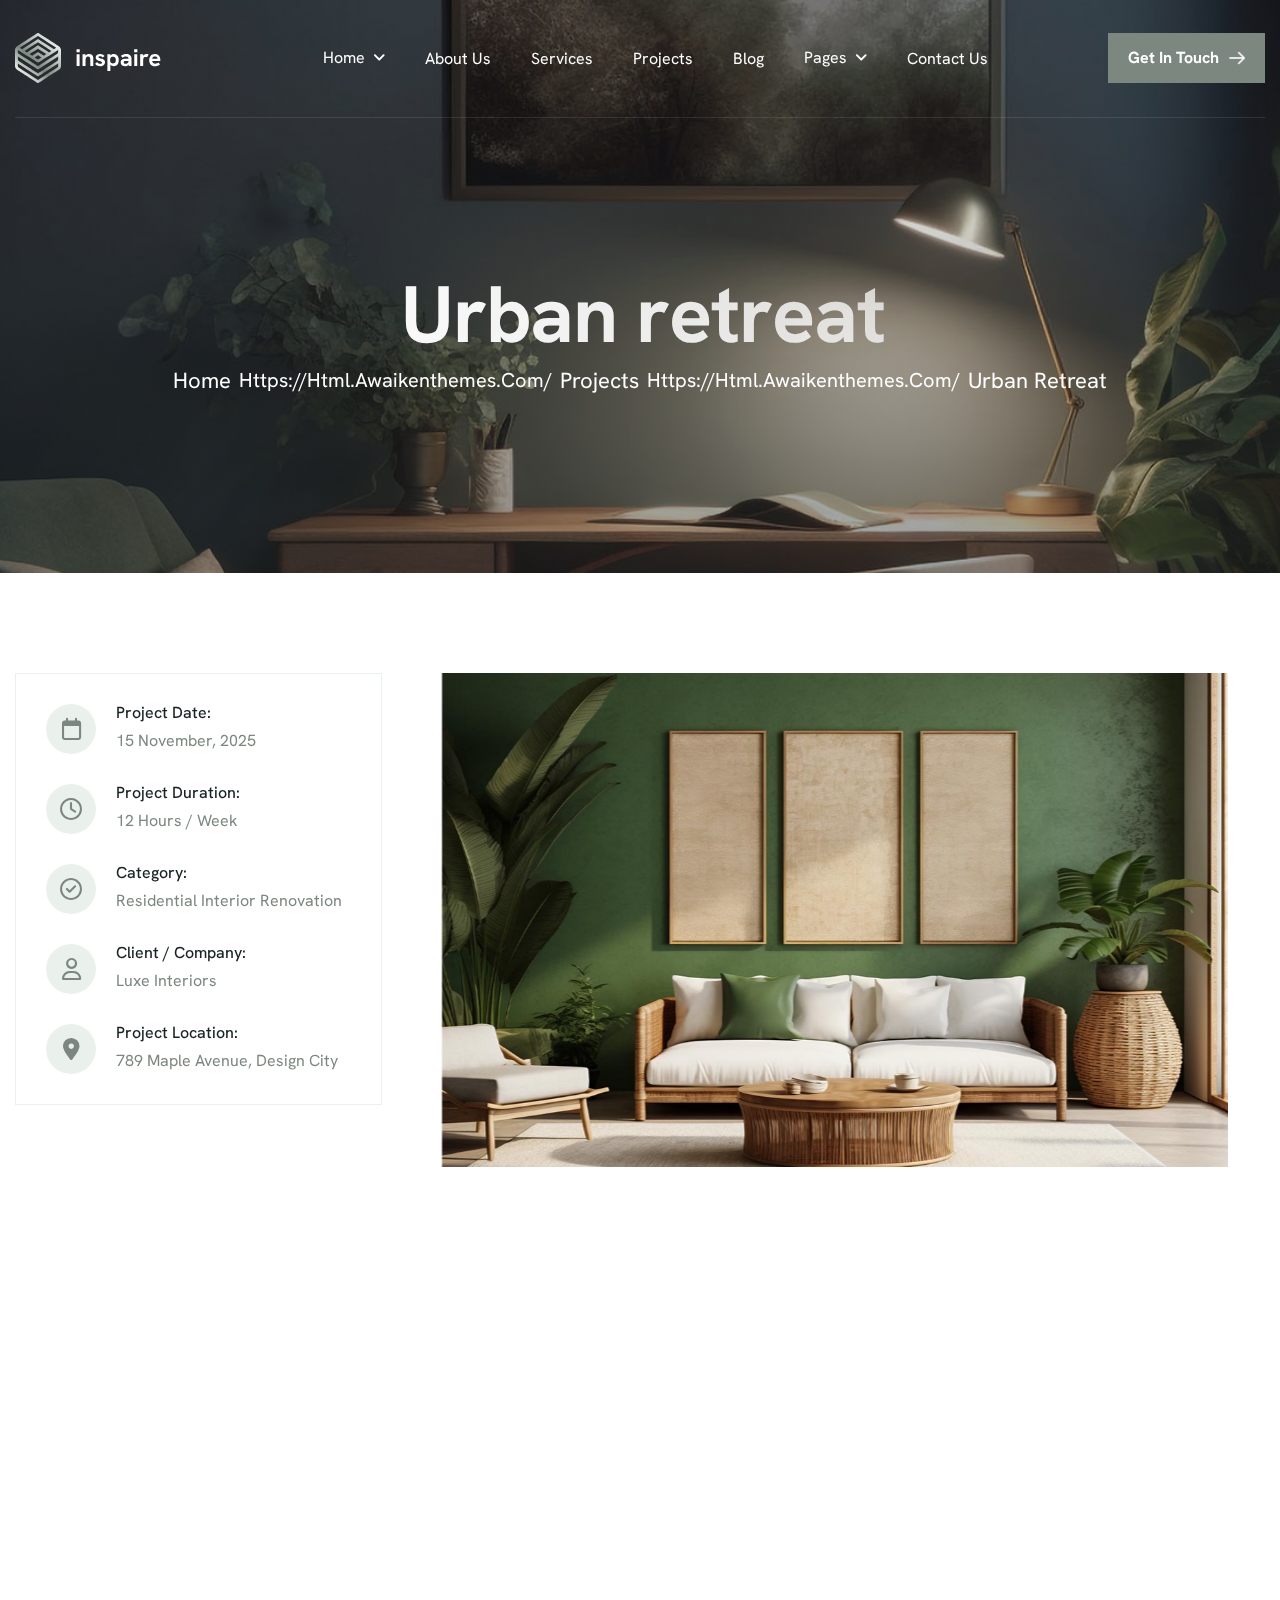
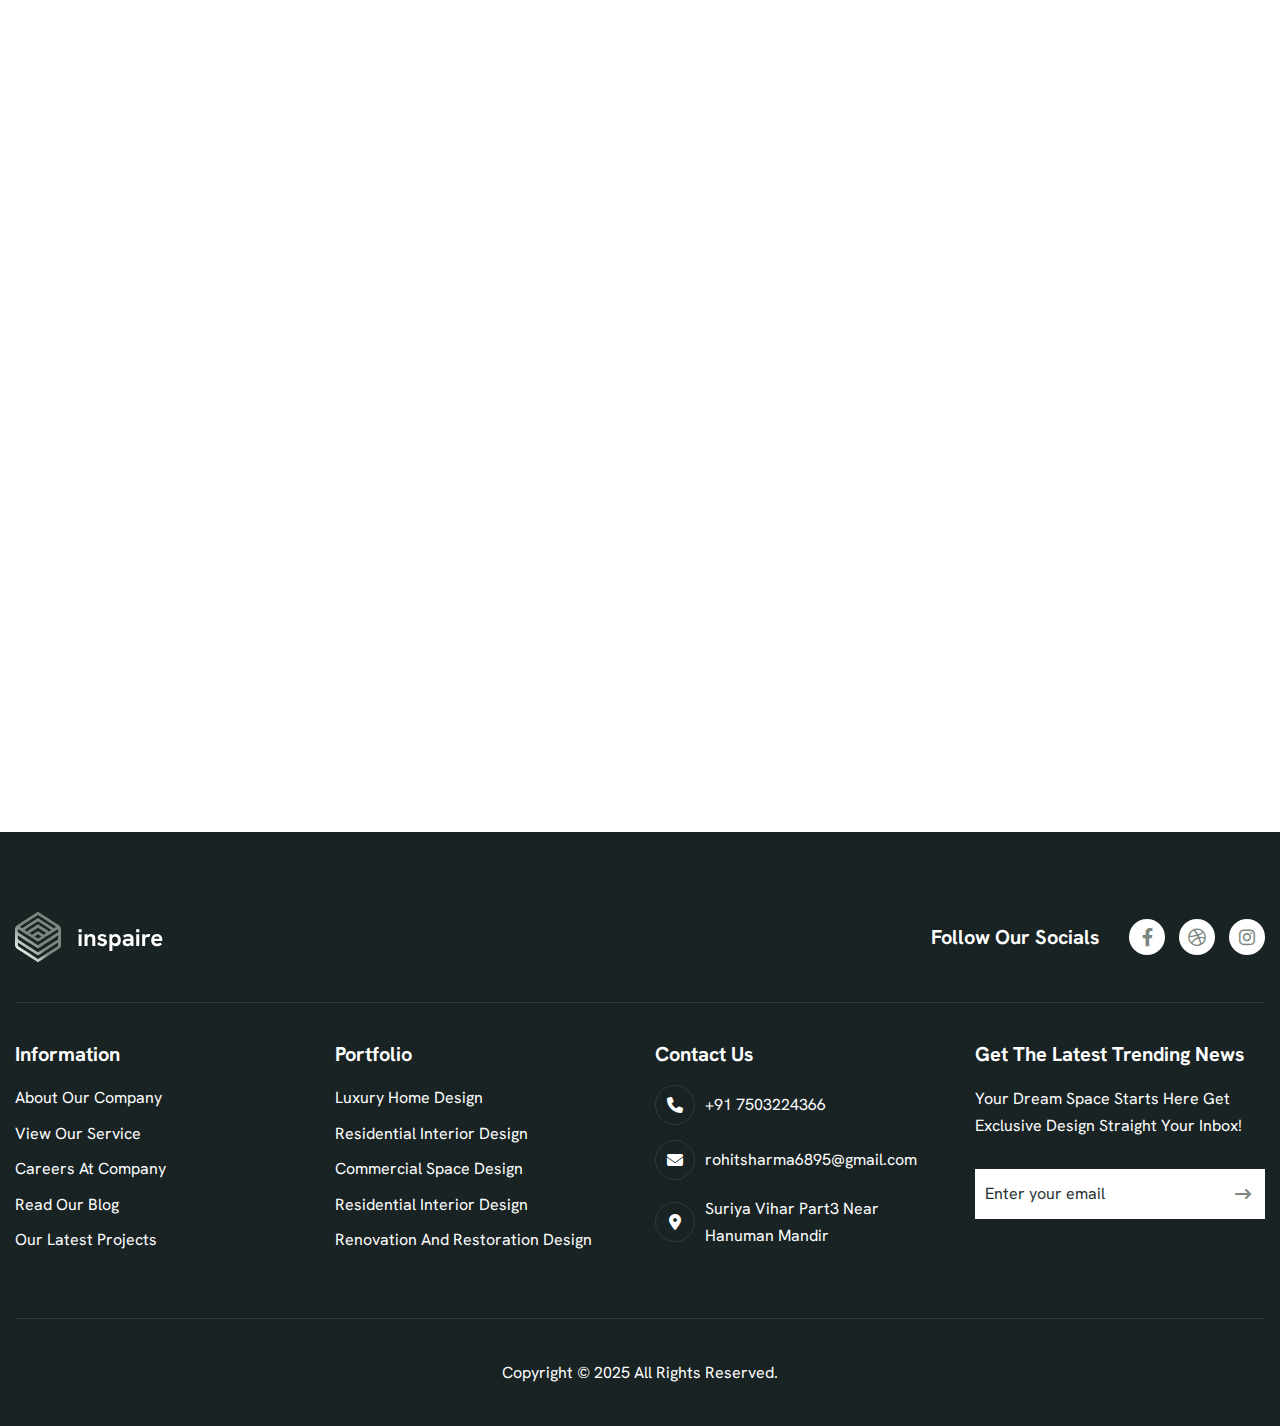
<file: project-single.html>
<!DOCTYPE html>
<html lang="zxx">

<!-- Mirrored from html.awaikenthemes.com/inspaire/project-single.html by HTTrack Website Copier/3.x [XR&CO'2014], Wed, 23 Apr 2025 12:32:57 GMT -->
<head>
	<!-- Meta -->
	<meta charset="utf-8">
	<meta http-equiv="X-UA-Compatible" content="IE=edge">
	<meta name="viewport" content="width=device-width, initial-scale=1.0, maximum-scale=1">
	<meta name="description" content="">
	<meta name="keywords" content="">
	<meta name="author" content="Awaiken">
	<!-- Page Title -->
    <title>Interior Designing</title>
	<!-- Favicon Icon -->
	<link rel="shortcut icon" type="image/x-icon" href="images/favicon.png">
	<!-- Google Fonts Css-->
	<link rel="preconnect" href="https://fonts.googleapis.com/">
    <link rel="preconnect" href="https://fonts.gstatic.com/" crossorigin>
    <link href="https://fonts.googleapis.com/css2?family=Hanken+Grotesk:ital,wght@0,100..900;1,100..900&amp;display=swap" rel="stylesheet">
	<!-- Bootstrap Css -->
	<link href="css/bootstrap.min.css" rel="stylesheet" media="screen">
	<!-- SlickNav Css -->
	<link href="css/slicknav.min.css" rel="stylesheet">
	<!-- Swiper Css -->
	<link rel="stylesheet" href="css/swiper-bundle.min.css">
	<!-- Font Awesome Icon Css-->
	<link href="css/all.min.css" rel="stylesheet" media="screen">
	<!-- Animated Css -->
	<link href="css/animate.css" rel="stylesheet">
    <!-- Magnific Popup Core Css File -->
	<link rel="stylesheet" href="css/magnific-popup.css">
	<!-- Mouse Cursor Css File -->
	<link rel="stylesheet" href="css/mousecursor.css">
	<!-- Main Custom Css -->
	<link href="css/custom.css" rel="stylesheet" media="screen">
</head>
<body>

    <!-- Preloader Start -->
	<div class="preloader">
		<div class="loading-container">
			<div class="loading"></div>
			<div id="loading-icon"><img src="images/loader.svg" alt=""></div>
		</div>
	</div>
	<!-- Preloader End -->

    <!-- Header Start -->
	<header class="main-header">
		<div class="header-sticky">
			<nav class="container">
				<div class="navbar navbar-expand-lg">
					<!-- Logo Start -->
					<a class="navbar-brand" href="index.html">
						<img src="images/logo.svg" alt="Logo">
					</a>
					<!-- Logo End -->

					<!-- Main Menu Start -->
					<div class="collapse navbar-collapse main-menu">
                        <div class="nav-menu-wrapper">
                            <ul class="navbar-nav mr-auto" id="menu">
                                <li class="nav-item submenu"><a class="nav-link" href="index.html">Home</a>
                                    <ul>
                                        <li class="nav-item"><a class="nav-link" href="index-2.html">Home - Image</a></li>
                                        <li class="nav-item"><a class="nav-link" href="index-video.html">Home - Video</a></li>
                                        <li class="nav-item"><a class="nav-link" href="index-slider.html">Home - Slider</a></li>
                                    </ul>
                                </li>                                
                                <li class="nav-item"><a class="nav-link" href="about.html">About Us</a>
                                <li class="nav-item"><a class="nav-link" href="services.html">Services</a></li>
                                <li class="nav-item"><a class="nav-link" href="projects.html">Projects</a></li>
                                <li class="nav-item"><a class="nav-link" href="blog.html">Blog</a></li>
                                <li class="nav-item submenu"><a class="nav-link" href="#">Pages</a>
                                    <ul>                                        
                                        <li class="nav-item"><a class="nav-link" href="service-single.html">Service Details</a></li>
                                        <li class="nav-item"><a class="nav-link" href="project-single.html">Project Details</a></li>
                                        <li class="nav-item"><a class="nav-link" href="blog-single.html">Blog Details</a></li>
                                        <li class="nav-item"><a class="nav-link" href="image-gallery.html">Image Gallery</a></li>
                                        <li class="nav-item"><a class="nav-link" href="faqs.html">FAQs</a></li>
                                        <li class="nav-item"><a class="nav-link" href="404.html">404</a></li>
                                    </ul>
                                </li>
                                <li class="nav-item"><a class="nav-link" href="contact.html">Contact Us</a></li>                             
                            </ul>
                        </div>
                        <!-- Header Btn Start -->
                        <div class="header-btn d-inline-flex">
                            <a href="contact.html" class="btn-default">get in touch</a>
                        </div>
                        <!-- Header Btn End -->
					</div>
					<!-- Main Menu End -->
					<div class="navbar-toggle"></div>
				</div>
			</nav>
			<div class="responsive-menu"></div>
		</div>
	</header>
	<!-- Header End -->

    <!-- Page Header Start -->
	<div class="page-header parallaxie">
		<div class="container">
			<div class="row">
				<div class="col-lg-12">
					<!-- Page Header Box Start -->
					<div class="page-header-box">
						<h1 class="text-anime-style-2" data-cursor="-opaque">Urban retreat</h1>
						<nav class="wow fadeInUp">
							<ol class="breadcrumb">
								<li class="breadcrumb-item"><a href="index.html">home</a></li>
								<li class="breadcrumb-item"><a href="projects.html">projects</a></li>
								<li class="breadcrumb-item active" aria-current="page">urban retreat</li>
							</ol>
						</nav>
					</div>
					<!-- Page Header Box End -->
				</div>
			</div>
		</div>
	</div>
	<!-- Page Header End -->

    <!-- Page Project Single Start -->
    <div class="page-project-single">
        <div class="container">
            <div class="row">
                <div class="col-lg-4">
                    <!-- Project Sidebar Start -->
                    <div class="project-single-sidebar">
                        <!-- Project Detail List Start -->
                        <div class="project-detail-list wow fadeInUp">
                            <!-- Project Detail Item Start -->
                            <div class="project-detail-item">
                                <div class="icon-box">
                                    <i class="fa-regular fa-calendar"></i>
                                </div>
                                <div class="project-detail-content">
                                    <h3>project date:</h3>
                                    <p>15 november, 2025</p>
                                </div>
                            </div>
                            <!-- Project Detail Item End -->

                            <!-- Project Detail Item Start -->
                            <div class="project-detail-item">
                                <div class="icon-box">
                                    <i class="fa-regular fa-clock"></i>
                                </div>
                                <div class="project-detail-content">
                                    <h3>project duration:</h3>
                                    <p>12 hours / week</p>
                                </div>
                            </div>
                            <!-- Project Detail Item End -->

                            <!-- Project Detail Item Start -->
                            <div class="project-detail-item">
                                <div class="icon-box">
                                    <i class="fa-regular fa-circle-check"></i>
                                </div>
                                <div class="project-detail-content">
                                    <h3>category:</h3>
                                    <p>residential interior renovation</p>
                                </div>
                            </div>
                            <!-- Project Detail Item End -->

                            <!-- Project Detail Item Start -->
                            <div class="project-detail-item">
                                <div class="icon-box">
                                    <i class="fa-regular fa-user"></i>
                                </div>
                                <div class="project-detail-content">
                                    <h3>client / company:</h3>
                                    <p>luxe interiors</p>
                                </div>
                            </div>
                            <!-- Project Detail Item End -->

                            <!-- Project Detail Item Start -->
                            <div class="project-detail-item">
                                <div class="icon-box">
                                    <i class="fa-solid fa-location-dot"></i>
                                </div>
                                <div class="project-detail-content">
                                    <h3>project location:</h3>
                                    <p>789 maple avenue, design city</p>
                                </div>
                            </div>
                            <!-- Project Detail Item End -->
                        </div>
                        <!-- Project Detail List End -->

                        <!-- Sidebar CTA Box Start -->
                        <div class="sidebar-cta-box wow fadeInUp" data-wow-delay="0.2s">
                            <!-- Sidebar CTA Image Start -->
                            <div class="sidebar-cta-image">
                                <div class="image-anime">
                                    <img src="images/sidebar-cta-img.jpg" alt="">
                                </div>
                            </div>
                            <!-- Sidebar CTA Image End -->

                            <!-- Sidebar CTA Body Start -->
                            <div class="sidebar-cta-Body">
                                <!-- Sidebar CTA Content Start -->
                                <div class="sidebar-cta-content">
                                    <h3>how can we help</h3>
                                    <p>If you need any helps, please feel free to contact us.</p>
                                </div>
                                <!-- Sidebar CTA Content End -->

                                <!-- Sidebar CTA Contact Start -->
                                <div class="sidebar-cta-contact">
                                    <!-- Sidebar CTA Contact Item Start -->
                                    <div class="sidebar-cta-contact-item">
                                        <div class="icon-box">
                                            <img src="images/icon-phone.svg" alt="">
                                        </div>
                                        <div class="cta-contact-item-content">
                                            <p>+91 1234567890</p>
                                        </div>
                                    </div>
                                    <!-- Sidebar CTA Contact Item Start -->

                                    <!-- Sidebar CTA Contact Item Start -->
                                    <div class="sidebar-cta-contact-item">
                                        <div class="icon-box">
                                            <img src="images/icon-mail.svg" alt="">
                                        </div>
                                        <div class="cta-contact-item-content">
                                            <p>rohitsharma6895@gmail.com</p>
                                        </div>
                                    </div>
                                    <!-- Sidebar CTA Contact Item Start -->
                                </div>
                                <!-- Sidebar CTA Contact End -->
                            </div>
                            <!-- Sidebar CTA Body End -->
                        </div>
                        <!-- Sidebar CTA Box End -->
                    </div>
                    <!-- Project Sidebar End -->
                </div>

                <div class="col-lg-8">
                    <!-- Project Single Content Start -->
                    <div class="project-single-content">
                        <!-- Project Single Image Start -->
                        <div class="project-single-image">
                            <figure class="image-anime reveal">
                                <img src="images/project-1.jpg" alt="">
                            </figure>
                        </div>
                        <!-- Project Single Image End -->

                        <!-- Project Entry Start -->
                        <div class="project-entry">
                            <!-- Project Information Start -->
                            <div class="project-info">
                                <h2 class="text-anime-style-2">Project information</h2>
                                <p class="wow fadeInUp">This project involved a complete transformation of the space to align with the client's vision for a modern, functional, and aesthetically pleasing interior. Our team focused on integrating custom elements, maximizing space, and ensuring every detail enhanced both style and practicality. The result is a beautifully designed area that reflects the client's unique taste and lifestyle.</p>
                                <p class="wow fadeInUp" data-wow-delay="0.2s">In this project, we aimed to create a harmonious blend of elegance and functionality, tailored specifically to the client's preferences. Every aspect, from material selection to color schemes, was carefully curated to enhance the space's ambiance and utility. Our goal was to craft a warm, inviting environment that reflects a sophisticated design philosophy while catering to everyday needs. The project stands as a testament to our commitment to delivering high-quality, personalized interior solutions.</p>
                            </div>
                            <!-- Project Information End -->

                            <!-- Project Design Information Start -->
                            <div class="project-design-info">
                                <h2 class="text-anime-style-2">Design highlights</h2>
                                <p class="wow fadeInUp" data-wow-delay="0.2s">This section showcases the standout elements of the project, featuring unique design choices, custom-made pieces, and innovative solutions tailored to enhance both style and functionality. From carefully selected finishes to lighting arrangements, each detail has been meticulously crafted to bring out the best in the space and align with the client's vision.</p>
                                <ul class="wow fadeInUp" data-wow-delay="0.4s">
                                    <li>Custom cabinetry was designed to maximize storage while maintaining a sleek, modern look.</li>
                                    <li>Ambient lighting was strategically placed to enhance the mood and highlight key areas.</li>
                                    <li>Textures and finishes were carefully chosen to add depth and warmth to each room.</li>
                                    <li>A neutral color palette was accented with bold elements for a balanced, timeless feel.</li>
                                    <li>High-quality materials were used throughout to ensure durability and elegance in every detail.</li>
                                </ul>
                            </div>
                            <!-- Project Design Information End -->

                            <!-- Project Gallery Images Start -->
                            <div class="project-gallery gallery-items">
                                <h2 class="text-anime-style-2">Project gallery</h2>

                                <div class="project-gallery-images">
                                    <!-- Project Gallery img Start -->
                                    <div class="project-gallery-img wow fadeInUp" data-cursor-text="View">
                                        <a href="images/gallery-7.jpg">
                                            <figure class="image-anime reveal">
                                                <img src="images/gallery-7.jpg" alt="">
                                            </figure>
                                        </a>
                                    </div>
                                    <!-- Project Gallery img End -->

                                    <!-- Project Gallery img Start -->
                                    <div class="project-gallery-img wow fadeInUp" data-cursor-text="View">
                                        <a href="images/gallery-1.jpg">
                                            <figure class="image-anime reveal">
                                                <img src="images/gallery-1.jpg" alt="">
                                            </figure>
                                        </a>
                                    </div>
                                    <!-- Project Gallery img End -->

                                    <!-- Project Gallery img Start -->
                                    <div class="project-gallery-img wow fadeInUp" data-cursor-text="View">
                                        <a href="images/gallery-3.jpg">
                                            <figure class="image-anime reveal">
                                                <img src="images/gallery-3.jpg" alt="">
                                            </figure>
                                        </a>
                                    </div>
                                    <!-- Project Gallery img End -->

                                    <!-- Project Gallery img Start -->
                                    <div class="project-gallery-img wow fadeInUp" data-cursor-text="View">
                                        <a href="images/gallery-5.jpg">
                                            <figure class="image-anime reveal">
                                                <img src="images/gallery-5.jpg" alt="">
                                            </figure>
                                        </a>
                                    </div>
                                    <!-- Project Gallery img End -->
                                </div>
                            </div>
                            <!-- Project Gallery Images End -->
                        </div>
                        <!-- Project Entry End -->
                    </div>
                    <!-- Project Single Content End -->
                </div>
            </div>
        </div>
    </div>
    <!-- Page Project Single End -->

    <!-- Footer Start -->
    <footer class="main-footer">
        <div class="container">
            <div class="row">
                <div class="col-lg-12">
                    <!-- Footer Header Start -->
                    <div class="footer-header">
                        <div class="row align-items-center">  
                            <div class="col-md-6">
                                <!-- Footer Logo Start -->
                                <div class="footer-logo">
                                    <img src="images/footer-logo.svg" alt="">
                                </div>
                                <!-- Footer Logo End -->
                            </div>

                            <div class="col-md-6">
                                <!-- Footer Social Link Start -->
                                <div class="footer-social-links">
                                    <div class="footer-social-link-title">
                                        <h3>follow our socials</h3>
                                    </div>
                                    <ul>
                                        <li><a href="#"><i class="fa-brands fa-facebook-f"></i></a></li>
                                        <li><a href="#"><i class="fa-brands fa-dribbble"></i></a></li>
                                        <li><a href="#"><i class="fa-brands fa-instagram"></i></a></li>
                                    </ul>
                                </div>
                                <!-- Footer Social Link End -->
                            </div>
                        </div>
                    </div>
                    <!-- Footer Header End -->
                </div>

                <div class="col-lg-3 col-md-6">
                    <!-- Footer Links Start -->
                     <div class="footer-links">
                        <h3>information</h3>
                        <ul>
                            <li><a href="about.html">about our company</a></li>
                            <li><a href="services.html">view our service</a></li>
                            <li><a href="#">careers at company</a></li>
                            <li><a href="blog.html">read our blog</a></li>
                            <li><a href="projects.html">our latest projects</a></li>
                        </ul>
                     </div>
                    <!-- Footer Links End -->
                </div>

                <div class="col-lg-3 col-md-6">
                    <!-- Footer Links Start -->
                     <div class="footer-links">
                        <h3>portfolio</h3>
                        <ul>
                            <li><a href="project-single.html">luxury home design</a></li>
                            <li><a href="project-single.html">residential interior design</a></li>
                            <li><a href="project-single.html">commercial space design</a></li>
                            <li><a href="project-single.html">residential interior design</a></li>
                            <li><a href="project-single.html">renovation and restoration design</a></li>
                        </ul>
                     </div>
                    <!-- Footer Links End -->
                </div>

                <div class="col-lg-3 col-md-6">
                    <!-- Footer Contact Box Start -->
                    <div class="footer-contact-box footer-links">
                        <h3>contact us</h3>
                        <!-- Footer Contact Item Start -->
                        <div class="footer-contact-item">
                            <div class="icon-box">
                                <i class="fa-solid fa-phone"></i>
                            </div>
                            <div class="footer-contact-content">
                                <p>+91 7503224366</p>
                            </div>
                        </div>
                        <!-- Footer Contact Item End -->

                        <!-- Footer Contact Item Start -->
                        <div class="footer-contact-item">
                            <div class="icon-box">
                                <i class="fa-solid fa-envelope"></i>
                            </div>
                            <div class="footer-contact-content">
                                <p>rohitsharma6895@gmail.com</p>
                            </div>
                        </div>
                        <!-- Footer Contact Item End -->

                        <!-- Footer Contact Item Start -->
                        <div class="footer-contact-item">
                            <div class="icon-box">
                                <i class="fa-solid fa-location-dot"></i>
                            </div>
                            <div class="footer-contact-content">
                                <p>Suriya Vihar Part3 Near Hanuman Mandir</p>
                            </div>
                        </div>
                        <!-- Footer Contact Item End -->
                    </div>
                    <!-- Footer Contact Box End -->
                </div>

                <div class="col-lg-3 col-md-6">
                    <!-- Footer Newsletter Form Start -->
                    <div class="footer-latest-news footer-links">
                        <h3>get the latest trending news</h3>
                        
                        <div class="footer-newsletter-form">
                            <p>Your Dream Space Starts Here Get Exclusive Design Straight Your Inbox!</p>

                            <form id="newslettersForm" action="#" method="POST">
                                <div class="form-group">
                                    <input type="email" name="email" class="form-control"  id="mail" placeholder="Enter your email" required>
                                    <button type="submit"><i class="fa-solid fa-arrow-right-long"></i> </button>
                                </div>
                            </form>
                        </div>
                    </div>
                    <!-- Footer Newsletter Form End -->
                </div>
            </div>

            <!-- Footer Copyright Section Start -->
            <div class="footer-copyright">
                <div class="row">
                    <div class="col-md-12">
                        <!-- Footer Copyright Start -->
                        <div class="footer-copyright-text">
                            <p>Copyright © 2025 All Rights Reserved.</p>
                        </div>
                        <!-- Footer Copyright End -->
                    </div>
                </div>
            </div>
            <!-- Footer Copyright Section End -->
        </div>
    </footer>
    <!-- Footer End -->

    <!-- Jquery Library File -->
    <script src="js/jquery-3.7.1.min.js"></script>
    <!-- Bootstrap js file -->
    <script src="js/bootstrap.min.js"></script>
    <!-- Validator js file -->
    <script src="js/validator.min.js"></script>
    <!-- SlickNav js file -->
    <script src="js/jquery.slicknav.js"></script>
    <!-- Swiper js file -->
    <script src="js/swiper-bundle.min.js"></script>
    <!-- Counter js file -->
    <script src="js/jquery.waypoints.min.js"></script>
    <script src="js/jquery.counterup.min.js"></script>
    <!-- Isotop js file -->
	<script src="js/isotope.min.js"></script>
    <!-- Magnific js file -->
    <script src="js/jquery.magnific-popup.min.js"></script>
    <!-- SmoothScroll -->
    <script src="js/SmoothScroll.js"></script>
    <!-- Parallax js -->
    <script src="js/parallaxie.js"></script>
    <!-- MagicCursor js file -->
    <script src="js/gsap.min.js"></script>
    <script src="js/magiccursor.js"></script>
    <!-- Text Effect js file -->
    <script src="js/SplitText.js"></script>
    <script src="js/ScrollTrigger.min.js"></script>
    <!-- YTPlayer js File -->
    <script src="js/jquery.mb.YTPlayer.min.js"></script>
    <!-- Wow js file -->
    <script src="js/wow.min.js"></script>
    <!-- Main Custom js file -->
    <script src="js/function.js"></script>
</body>

<!-- Mirrored from html.awaikenthemes.com/inspaire/project-single.html by HTTrack Website Copier/3.x [XR&CO'2014], Wed, 23 Apr 2025 12:32:57 GMT -->
</html>
</file>
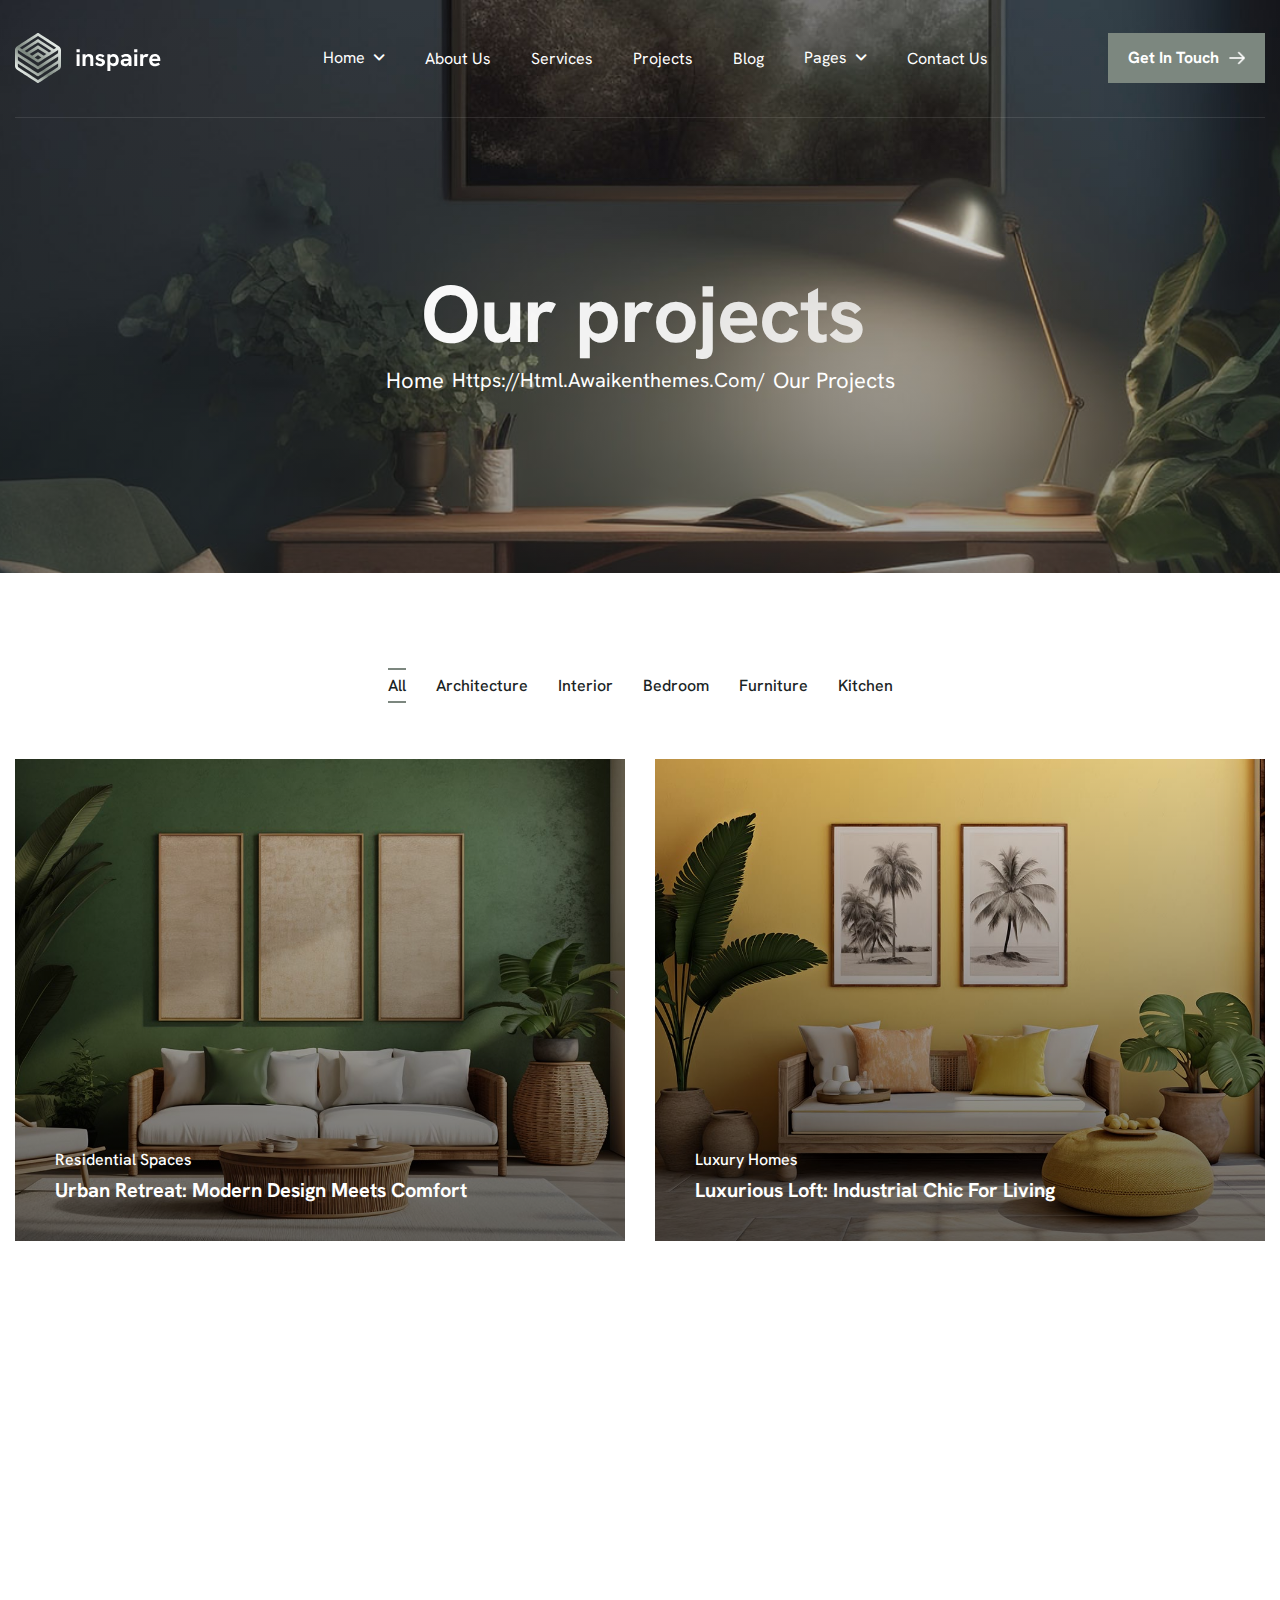
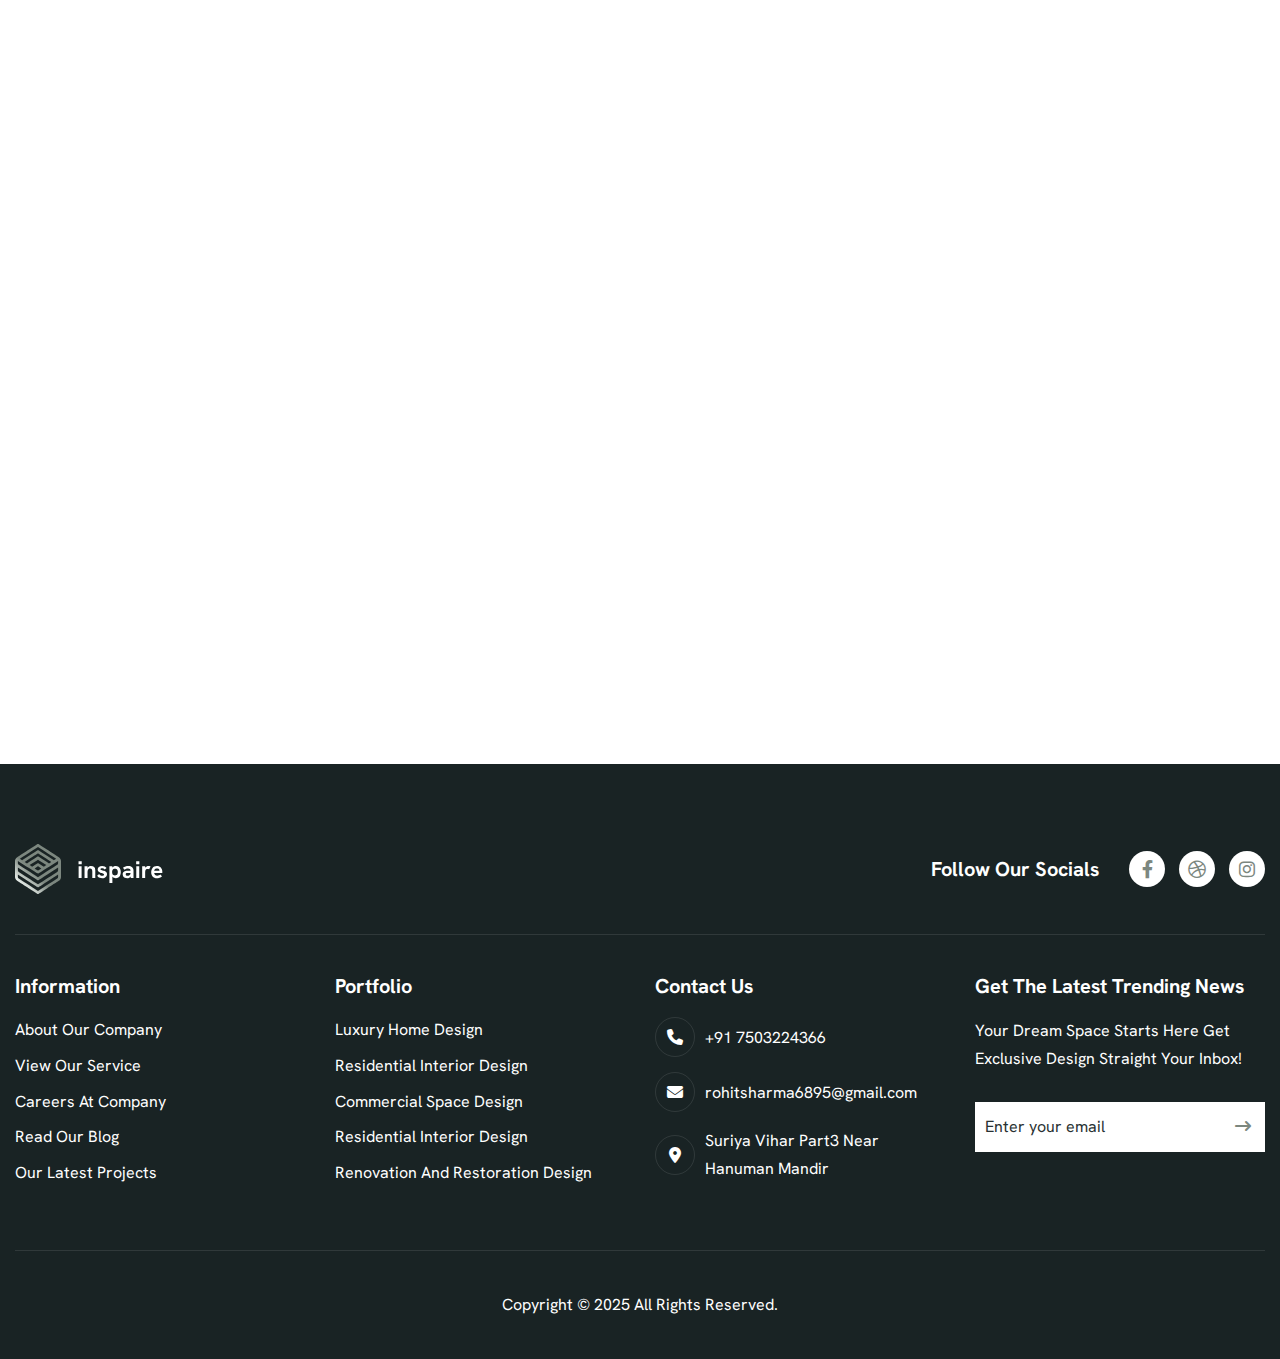
<file: projects.html>
<!DOCTYPE html>
<html lang="zxx">

<!-- Mirrored from html.awaikenthemes.com/inspaire/projects.html by HTTrack Website Copier/3.x [XR&CO'2014], Wed, 23 Apr 2025 12:32:54 GMT -->
<head>
	<!-- Meta -->
	<meta charset="utf-8">
	<meta http-equiv="X-UA-Compatible" content="IE=edge">
	<meta name="viewport" content="width=device-width, initial-scale=1.0, maximum-scale=1">
	<meta name="description" content="">
	<meta name="keywords" content="">
	<meta name="author" content="Awaiken">
	<!-- Page Title -->
    <title>Interior Designing</title>
	<!-- Favicon Icon -->
	<link rel="shortcut icon" type="image/x-icon" href="images/favicon.png">
	<!-- Google Fonts Css-->
	<link rel="preconnect" href="https://fonts.googleapis.com/">
    <link rel="preconnect" href="https://fonts.gstatic.com/" crossorigin>
    <link href="https://fonts.googleapis.com/css2?family=Hanken+Grotesk:ital,wght@0,100..900;1,100..900&amp;display=swap" rel="stylesheet">
	<!-- Bootstrap Css -->
	<link href="css/bootstrap.min.css" rel="stylesheet" media="screen">
	<!-- SlickNav Css -->
	<link href="css/slicknav.min.css" rel="stylesheet">
	<!-- Swiper Css -->
	<link rel="stylesheet" href="css/swiper-bundle.min.css">
	<!-- Font Awesome Icon Css-->
	<link href="css/all.min.css" rel="stylesheet" media="screen">
	<!-- Animated Css -->
	<link href="css/animate.css" rel="stylesheet">
    <!-- Magnific Popup Core Css File -->
	<link rel="stylesheet" href="css/magnific-popup.css">
	<!-- Mouse Cursor Css File -->
	<link rel="stylesheet" href="css/mousecursor.css">
	<!-- Main Custom Css -->
	<link href="css/custom.css" rel="stylesheet" media="screen">
</head>
<body>

    <!-- Preloader Start -->
	<div class="preloader">
		<div class="loading-container">
			<div class="loading"></div>
			<div id="loading-icon"><img src="images/loader.svg" alt=""></div>
		</div>
	</div>
	<!-- Preloader End -->

    <!-- Header Start -->
	<header class="main-header">
		<div class="header-sticky">
			<nav class="container">
				<div class="navbar navbar-expand-lg">
					<!-- Logo Start -->
					<a class="navbar-brand" href="index.html">
						<img src="images/logo.svg" alt="Logo">
					</a>
					<!-- Logo End -->

					<!-- Main Menu Start -->
					<div class="collapse navbar-collapse main-menu">
                        <div class="nav-menu-wrapper">
                            <ul class="navbar-nav mr-auto" id="menu">
                                <li class="nav-item submenu"><a class="nav-link" href="index.html">Home</a>
                                    <ul>
                                        <li class="nav-item"><a class="nav-link" href="index-2.html">Home - Image</a></li>
                                        <li class="nav-item"><a class="nav-link" href="index-video.html">Home - Video</a></li>
                                        <li class="nav-item"><a class="nav-link" href="index-slider.html">Home - Slider</a></li>
                                    </ul>
                                </li>                                
                                <li class="nav-item"><a class="nav-link" href="about.html">About Us</a>
                                <li class="nav-item"><a class="nav-link" href="services.html">Services</a></li>
                                <li class="nav-item"><a class="nav-link" href="projects.html">Projects</a></li>
                                <li class="nav-item"><a class="nav-link" href="blog.html">Blog</a></li>
                                <li class="nav-item submenu"><a class="nav-link" href="#">Pages</a>
                                    <ul>                                        
                                        <li class="nav-item"><a class="nav-link" href="service-single.html">Service Details</a></li>
                                        <li class="nav-item"><a class="nav-link" href="project-single.html">Project Details</a></li>
                                        <li class="nav-item"><a class="nav-link" href="blog-single.html">Blog Details</a></li>
                                        <li class="nav-item"><a class="nav-link" href="image-gallery.html">Image Gallery</a></li>
                                        <li class="nav-item"><a class="nav-link" href="faqs.html">FAQs</a></li>
                                        <li class="nav-item"><a class="nav-link" href="404.html">404</a></li>
                                    </ul>
                                </li>
                                <li class="nav-item"><a class="nav-link" href="contact.html">Contact Us</a></li>                             
                            </ul>
                        </div>
                        <!-- Header Btn Start -->
                        <div class="header-btn d-inline-flex">
                            <a href="contact.html" class="btn-default">get in touch</a>
                        </div>
                        <!-- Header Btn End -->
					</div>
					<!-- Main Menu End -->
					<div class="navbar-toggle"></div>
				</div>
			</nav>
			<div class="responsive-menu"></div>
		</div>
	</header>
	<!-- Header End -->

    <!-- Page Header Start -->
	<div class="page-header parallaxie">
		<div class="container">
			<div class="row">
				<div class="col-lg-12">
					<!-- Page Header Box Start -->
					<div class="page-header-box">
						<h1 class="text-anime-style-2" data-cursor="-opaque">Our projects</h1>
						<nav class="wow fadeInUp">
							<ol class="breadcrumb">
								<li class="breadcrumb-item"><a href="index.html">home</a></li>
								<li class="breadcrumb-item active" aria-current="page">our projects</li>
							</ol>
						</nav>
					</div>
					<!-- Page Header Box End -->
				</div>
			</div>
		</div>
	</div>
	<!-- Page Header End -->

    <!-- Our Project Start -->
    <div class="page-project">
        <div class="container">
            <div class="row">
                <div class="col-lg-12">
                    <!-- Our Project Nav start -->
                    <div class="our-Project-nav wow fadeInUp">
                        <ul>
                            <li><a href="#" class="active-btn" data-filter="*">all</a></li>
                            <li><a href="#" data-filter=".architecture">architecture</a></li>
                            <li><a href="#" data-filter=".interior">interior</a></li>
                            <li><a href="#" data-filter=".bedroom">bedroom</a></li>
                            <li><a href="#" data-filter=".furniture">furniture</a></li>
                            <li><a href="#" data-filter=".kitchen">kitchen</a></li>
                        </ul>
                    </div>
                    <!-- Our Project Nav End -->
                </div>
    
                <div class="col-lg-12">
                    <!-- Project Item Boxes start -->
                    <div class="row project-item-boxes align-items-center">
                        <div class="col-md-6 project-item-box architecture bedroom">
                            <!-- Project Item Start -->
                            <div class="project-item wow fadeInUp" data-wow-delay="0.2s">
                                <div class="project-image">
                                    <div class="project-featured-image">
                                        <figure class="image-anime">
                                            <img src="images/project-1.jpg" alt="">
                                        </figure>
                                    </div>
                                
                                    <div class="project-btn">
                                        <a href="project-single.html"><img src="images/arrow-white.svg" alt=""></a>
                                    </div>
                                </div>     
    
                                <div class="project-content">
                                    <h3>residential spaces</h3>
                                    <h2><a href="project-single.html">urban retreat: modern design meets comfort</a></h2>
                                </div>
                            </div>
                            <!-- Project Item End -->
                        </div>
    
                        <div class="col-md-6 project-item-box interior kitchen">
                            <!-- Project Item Start -->
                            <div class="project-item wow fadeInUp" data-wow-delay="0.4s">
                                <div class="project-image">
                                    <div class="project-featured-image">
                                        <figure class="image-anime">
                                            <img src="images/project-2.jpg" alt="">
                                        </figure>
                                    </div>
                                
                                    <div class="project-btn">
                                        <a href="project-single.html"><img src="images/arrow-white.svg" alt=""></a>
                                    </div>
                                </div>     
    
                                <div class="project-content">
                                    <h3>luxury homes</h3>
                                    <h2><a href="project-single.html">luxurious loft: industrial chic for living</a></h2>
                                </div>
                            </div>
                            <!-- Project Item End -->
                        </div>
    
                        <div class="col-md-6 project-item-box furniture architecture">
                            <!-- Project Item Start -->
                            <div class="project-item wow fadeInUp" data-wow-delay="0.6s">
                                <div class="project-image">
                                    <div class="project-featured-image">
                                        <figure class="image-anime">
                                            <img src="images/project-3.jpg" alt="">
                                        </figure>
                                    </div>
                                
                                    <div class="project-btn">
                                        <a href="project-single.html"><img src="images/arrow-white.svg" alt=""></a>
                                    </div>
                                </div>     
    
                                <div class="project-content">
                                    <h3>outdoor living spaces</h3>
                                    <h2><a href="project-single.html">coastal vibes: serenity by the sea</a></h2>
                                </div>
                            </div>
                            <!-- Project Item End -->
                        </div>
    
                        <div class="col-md-6 project-item-box kitchen bedroom">
                            <!-- Project Item Start -->
                            <div class="project-item wow fadeInUp" data-wow-delay="0.8s">
                                <div class="project-image">
                                    <div class="project-featured-image">
                                        <figure class="image-anime">
                                            <img src="images/project-4.jpg" alt="">
                                        </figure>
                                    </div>
                                
                                    <div class="project-btn">
                                        <a href="project-single.html"><img src="images/arrow-white.svg" alt=""></a>
                                    </div>
                                </div>     
    
                                <div class="project-content">
                                    <h3>modern designs</h3>
                                    <h2><a href="project-single.html">minimalist haven: simple, clean, inviting spaces</a></h2>
                                </div>
                            </div>
                            <!-- Project Item End -->
                        </div>

                        <div class="col-md-6 project-item-box interior">
                            <!-- Project Item Start -->
                            <div class="project-item wow fadeInUp" data-wow-delay="1s">
                                <div class="project-image">
                                    <div class="project-featured-image">
                                        <figure class="image-anime">
                                            <img src="images/project-5.jpg" alt="">
                                        </figure>
                                    </div>
                                
                                    <div class="project-btn">
                                        <a href="project-single.html"><img src="images/arrow-white.svg" alt=""></a>
                                    </div>
                                </div>     
    
                                <div class="project-content">
                                    <h3>Rustic Charm Revived</h3>
                                    <h2><a href="project-single.html">Nature's Embrace: Timeless Tranquility</a></h2>
                                </div>
                            </div>
                            <!-- Project Item End -->
                        </div>

                        <div class="col-md-6 project-item-box furniture">
                            <!-- Project Item Start -->
                            <div class="project-item wow fadeInUp" data-wow-delay="1.2s">
                                <div class="project-image">
                                    <div class="project-featured-image">
                                        <figure class="image-anime">
                                            <img src="images/project-6.jpg" alt="">
                                        </figure>
                                    </div>
                                
                                    <div class="project-btn">
                                        <a href="project-single.html"><img src="images/arrow-white.svg" alt=""></a>
                                    </div>
                                </div>     
    
                                <div class="project-content">
                                    <h3>Nature-Inspired Harmony</h3>
                                    <h2><a href="project-single.html">Bold Accents: Statement Living Design</a></h2>
                                </div>
                            </div>
                            <!-- Project Item End -->
                        </div>
                    </div>
                    <!-- Project Item Boxes End -->
                </div>
            </div>
        </div>
    </div>
    <!-- Our Project End -->

    <!-- Footer Start -->
    <footer class="main-footer">
        <div class="container">
            <div class="row">
                <div class="col-lg-12">
                    <!-- Footer Header Start -->
                    <div class="footer-header">
                        <div class="row align-items-center">  
                            <div class="col-md-6">
                                <!-- Footer Logo Start -->
                                <div class="footer-logo">
                                    <img src="images/footer-logo.svg" alt="">
                                </div>
                                <!-- Footer Logo End -->
                            </div>

                            <div class="col-md-6">
                                <!-- Footer Social Link Start -->
                                <div class="footer-social-links">
                                    <div class="footer-social-link-title">
                                        <h3>follow our socials</h3>
                                    </div>
                                    <ul>
                                        <li><a href="#"><i class="fa-brands fa-facebook-f"></i></a></li>
                                        <li><a href="#"><i class="fa-brands fa-dribbble"></i></a></li>
                                        <li><a href="#"><i class="fa-brands fa-instagram"></i></a></li>
                                    </ul>
                                </div>
                                <!-- Footer Social Link End -->
                            </div>
                        </div>
                    </div>
                    <!-- Footer Header End -->
                </div>

                <div class="col-lg-3 col-md-6">
                    <!-- Footer Links Start -->
                     <div class="footer-links">
                        <h3>information</h3>
                        <ul>
                            <li><a href="about.html">about our company</a></li>
                            <li><a href="services.html">view our service</a></li>
                            <li><a href="#">careers at company</a></li>
                            <li><a href="blog.html">read our blog</a></li>
                            <li><a href="projects.html">our latest projects</a></li>
                        </ul>
                     </div>
                    <!-- Footer Links End -->
                </div>

                <div class="col-lg-3 col-md-6">
                    <!-- Footer Links Start -->
                     <div class="footer-links">
                        <h3>portfolio</h3>
                        <ul>
                            <li><a href="project-single.html">luxury home design</a></li>
                            <li><a href="project-single.html">residential interior design</a></li>
                            <li><a href="project-single.html">commercial space design</a></li>
                            <li><a href="project-single.html">residential interior design</a></li>
                            <li><a href="project-single.html">renovation and restoration design</a></li>
                        </ul>
                     </div>
                    <!-- Footer Links End -->
                </div>

                <div class="col-lg-3 col-md-6">
                    <!-- Footer Contact Box Start -->
                    <div class="footer-contact-box footer-links">
                        <h3>contact us</h3>
                        <!-- Footer Contact Item Start -->
                        <div class="footer-contact-item">
                            <div class="icon-box">
                                <i class="fa-solid fa-phone"></i>
                            </div>
                            <div class="footer-contact-content">
                                <p>+91 7503224366</p>
                            </div>
                        </div>
                        <!-- Footer Contact Item End -->

                        <!-- Footer Contact Item Start -->
                        <div class="footer-contact-item">
                            <div class="icon-box">
                                <i class="fa-solid fa-envelope"></i>
                            </div>
                            <div class="footer-contact-content">
                                <p>rohitsharma6895@gmail.com</p>
                            </div>
                        </div>
                        <!-- Footer Contact Item End -->

                        <!-- Footer Contact Item Start -->
                        <div class="footer-contact-item">
                            <div class="icon-box">
                                <i class="fa-solid fa-location-dot"></i>
                            </div>
                            <div class="footer-contact-content">
                                <p>Suriya Vihar Part3 Near Hanuman Mandir</p>
                            </div>
                        </div>
                        <!-- Footer Contact Item End -->
                    </div>
                    <!-- Footer Contact Box End -->
                </div>

                <div class="col-lg-3 col-md-6">
                    <!-- Footer Newsletter Form Start -->
                    <div class="footer-latest-news footer-links">
                        <h3>get the latest trending news</h3>
                        
                        <div class="footer-newsletter-form">
                            <p>Your Dream Space Starts Here Get Exclusive Design Straight Your Inbox!</p>

                            <form id="newslettersForm" action="#" method="POST">
                                <div class="form-group">
                                    <input type="email" name="email" class="form-control"  id="mail" placeholder="Enter your email" required>
                                    <button type="submit"><i class="fa-solid fa-arrow-right-long"></i> </button>
                                </div>
                            </form>
                        </div>
                    </div>
                    <!-- Footer Newsletter Form End -->
                </div>
            </div>

            <!-- Footer Copyright Section Start -->
            <div class="footer-copyright">
                <div class="row">
                    <div class="col-md-12">
                        <!-- Footer Copyright Start -->
                        <div class="footer-copyright-text">
                            <p>Copyright © 2025 All Rights Reserved.</p>
                        </div>
                        <!-- Footer Copyright End -->
                    </div>
                </div>
            </div>
            <!-- Footer Copyright Section End -->
        </div>
    </footer>
    <!-- Footer End -->

    <!-- Jquery Library File -->
    <script src="js/jquery-3.7.1.min.js"></script>
    <!-- Bootstrap js file -->
    <script src="js/bootstrap.min.js"></script>
    <!-- Validator js file -->
    <script src="js/validator.min.js"></script>
    <!-- SlickNav js file -->
    <script src="js/jquery.slicknav.js"></script>
    <!-- Swiper js file -->
    <script src="js/swiper-bundle.min.js"></script>
    <!-- Counter js file -->
    <script src="js/jquery.waypoints.min.js"></script>
    <script src="js/jquery.counterup.min.js"></script>
    <!-- Isotop js file -->
	<script src="js/isotope.min.js"></script>
    <!-- Magnific js file -->
    <script src="js/jquery.magnific-popup.min.js"></script>
    <!-- SmoothScroll -->
    <script src="js/SmoothScroll.js"></script>
    <!-- Parallax js -->
    <script src="js/parallaxie.js"></script>
    <!-- MagicCursor js file -->
    <script src="js/gsap.min.js"></script>
    <script src="js/magiccursor.js"></script>
    <!-- Text Effect js file -->
    <script src="js/SplitText.js"></script>
    <script src="js/ScrollTrigger.min.js"></script>
    <!-- YTPlayer js File -->
    <script src="js/jquery.mb.YTPlayer.min.js"></script>
    <!-- Wow js file -->
    <script src="js/wow.min.js"></script>
    <!-- Main Custom js file -->
    <script src="js/function.js"></script>
</body>

<!-- Mirrored from html.awaikenthemes.com/inspaire/projects.html by HTTrack Website Copier/3.x [XR&CO'2014], Wed, 23 Apr 2025 12:32:55 GMT -->
</html>
</file>
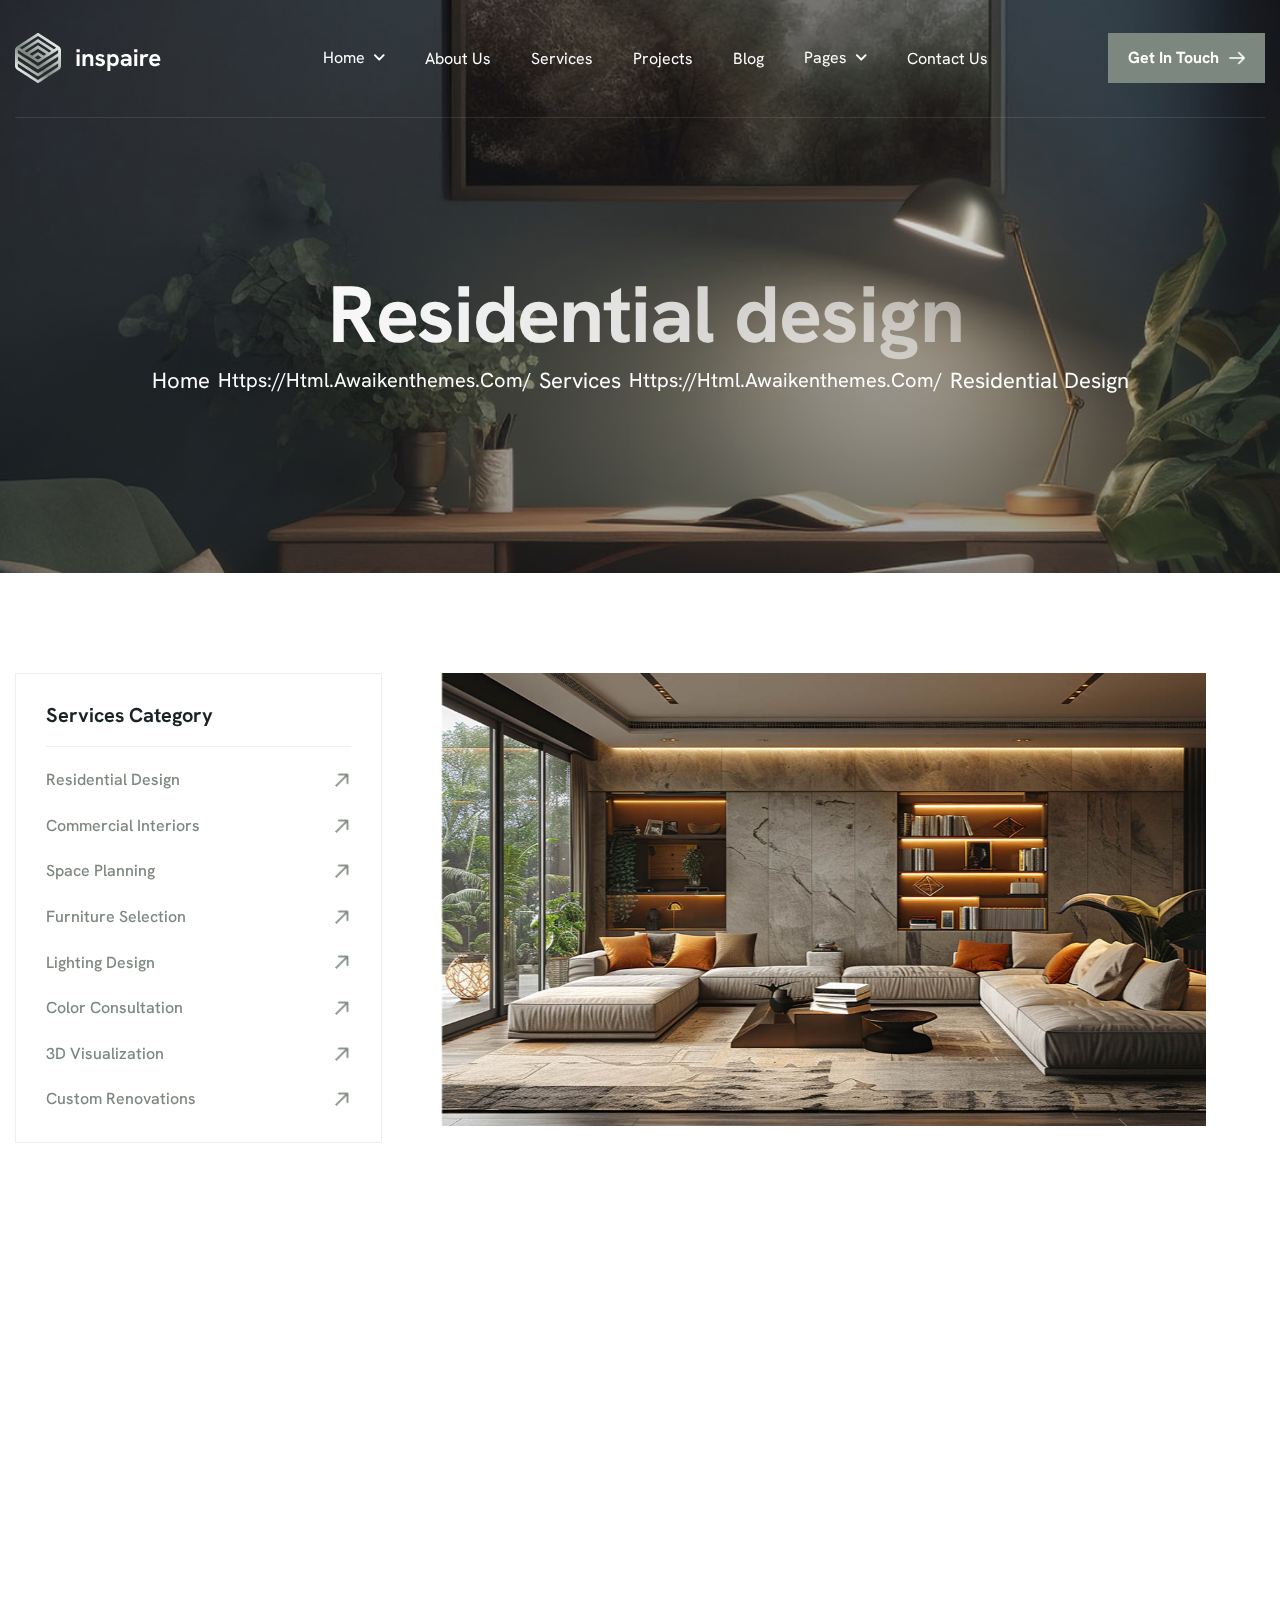
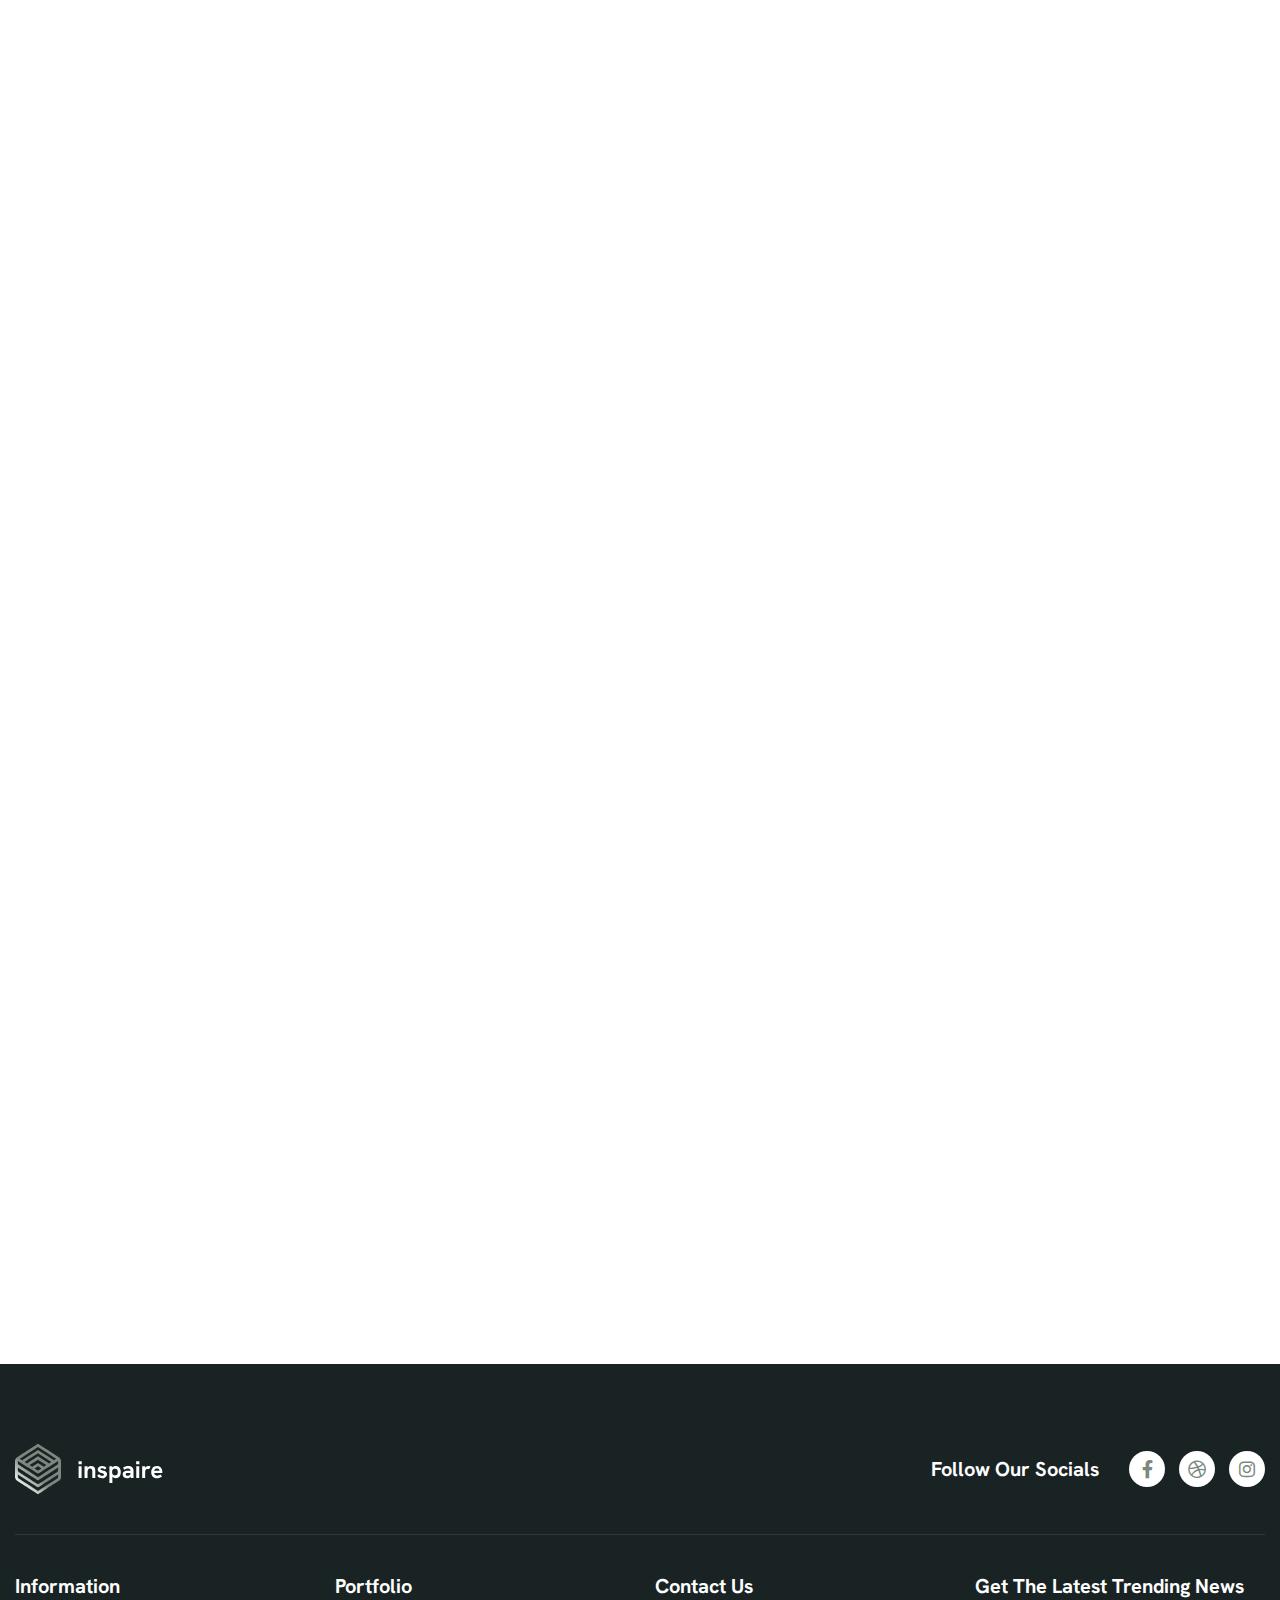
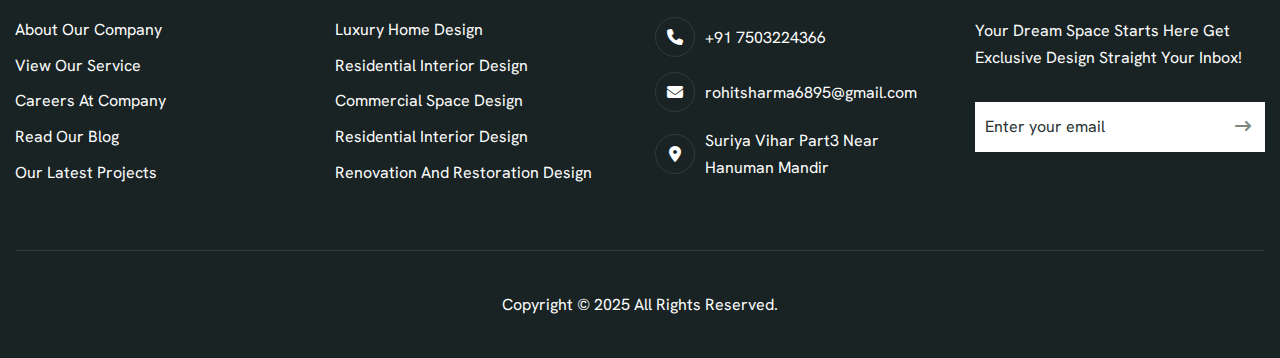
<file: service-single.html>
<!DOCTYPE html>
<html lang="zxx">

<!-- Mirrored from html.awaikenthemes.com/inspaire/service-single.html by HTTrack Website Copier/3.x [XR&CO'2014], Wed, 23 Apr 2025 12:32:55 GMT -->
<head>
	<!-- Meta -->
	<meta charset="utf-8">
	<meta http-equiv="X-UA-Compatible" content="IE=edge">
	<meta name="viewport" content="width=device-width, initial-scale=1.0, maximum-scale=1">
	<meta name="description" content="">
	<meta name="keywords" content="">
	<meta name="author" content="Awaiken">
	<!-- Page Title -->
    <title>Interior Designing</title>
	<!-- Favicon Icon -->
	<link rel="shortcut icon" type="image/x-icon" href="images/favicon.png">
	<!-- Google Fonts Css-->
	<link rel="preconnect" href="https://fonts.googleapis.com/">
    <link rel="preconnect" href="https://fonts.gstatic.com/" crossorigin>
    <link href="https://fonts.googleapis.com/css2?family=Hanken+Grotesk:ital,wght@0,100..900;1,100..900&amp;display=swap" rel="stylesheet">
	<!-- Bootstrap Css -->
	<link href="css/bootstrap.min.css" rel="stylesheet" media="screen">
	<!-- SlickNav Css -->
	<link href="css/slicknav.min.css" rel="stylesheet">
	<!-- Swiper Css -->
	<link rel="stylesheet" href="css/swiper-bundle.min.css">
	<!-- Font Awesome Icon Css-->
	<link href="css/all.min.css" rel="stylesheet" media="screen">
	<!-- Animated Css -->
	<link href="css/animate.css" rel="stylesheet">
    <!-- Magnific Popup Core Css File -->
	<link rel="stylesheet" href="css/magnific-popup.css">
	<!-- Mouse Cursor Css File -->
	<link rel="stylesheet" href="css/mousecursor.css">
	<!-- Main Custom Css -->
	<link href="css/custom.css" rel="stylesheet" media="screen">
</head>
<body>

    <!-- Preloader Start -->
	<div class="preloader">
		<div class="loading-container">
			<div class="loading"></div>
			<div id="loading-icon"><img src="images/loader.svg" alt=""></div>
		</div>
	</div>
	<!-- Preloader End -->

    <!-- Header Start -->
	<header class="main-header">
		<div class="header-sticky">
			<nav class="container">
				<div class="navbar navbar-expand-lg">
					<!-- Logo Start -->
					<a class="navbar-brand" href="index.html">
						<img src="images/logo.svg" alt="Logo">
					</a>
					<!-- Logo End -->

					<!-- Main Menu Start -->
					<div class="collapse navbar-collapse main-menu">
                        <div class="nav-menu-wrapper">
                            <ul class="navbar-nav mr-auto" id="menu">
                                <li class="nav-item submenu"><a class="nav-link" href="index.html">Home</a>
                                    <ul>
                                        <li class="nav-item"><a class="nav-link" href="index-2.html">Home - Image</a></li>
                                        <li class="nav-item"><a class="nav-link" href="index-video.html">Home - Video</a></li>
                                        <li class="nav-item"><a class="nav-link" href="index-slider.html">Home - Slider</a></li>
                                    </ul>
                                </li>                                
                                <li class="nav-item"><a class="nav-link" href="about.html">About Us</a>
                                <li class="nav-item"><a class="nav-link" href="services.html">Services</a></li>
                                <li class="nav-item"><a class="nav-link" href="projects.html">Projects</a></li>
                                <li class="nav-item"><a class="nav-link" href="blog.html">Blog</a></li>
                                <li class="nav-item submenu"><a class="nav-link" href="#">Pages</a>
                                    <ul>                                        
                                        <li class="nav-item"><a class="nav-link" href="service-single.html">Service Details</a></li>
                                        <li class="nav-item"><a class="nav-link" href="project-single.html">Project Details</a></li>
                                        <li class="nav-item"><a class="nav-link" href="blog-single.html">Blog Details</a></li>
                                        <li class="nav-item"><a class="nav-link" href="image-gallery.html">Image Gallery</a></li>
                                        <li class="nav-item"><a class="nav-link" href="faqs.html">FAQs</a></li>
                                        <li class="nav-item"><a class="nav-link" href="404.html">404</a></li>
                                    </ul>
                                </li>
                                <li class="nav-item"><a class="nav-link" href="contact.html">Contact Us</a></li>                             
                            </ul>
                        </div>
                        <!-- Header Btn Start -->
                        <div class="header-btn d-inline-flex">
                            <a href="contact.html" class="btn-default">get in touch</a>
                        </div>
                        <!-- Header Btn End -->
					</div>
					<!-- Main Menu End -->
					<div class="navbar-toggle"></div>
				</div>
			</nav>
			<div class="responsive-menu"></div>
		</div>
	</header>
	<!-- Header End -->

    <!-- Page Header Start -->
	<div class="page-header parallaxie">
		<div class="container">
			<div class="row">
				<div class="col-lg-12">
					<!-- Page Header Box Start -->
					<div class="page-header-box">
						<h1 class="text-anime-style-2" data-cursor="-opaque">Residential design</h1>
						<nav class="wow fadeInUp">
							<ol class="breadcrumb">
								<li class="breadcrumb-item"><a href="index.html">home</a></li>
								<li class="breadcrumb-item"><a href="services.html">services</a></li>
								<li class="breadcrumb-item active" aria-current="page">residential design</li>
							</ol>
						</nav>
					</div>
					<!-- Page Header Box End -->
				</div>
			</div>
		</div>
	</div>
	<!-- Page Header End -->

    <!-- Page Service Single Start -->
    <div class="page-service-single">
        <div class="container">
            <div class="row">
                <div class="col-lg-4">
                    <!-- Service Sidebar Start -->
                    <div class="service-sidebar">
                        <!-- Service Category List Start -->
                        <div class="service-catagery-list wow fadeInUp">
                            <h3>services category</h3>
                            <ul>
                                <li><a href="#">residential design</a></li>
                                <li><a href="#">commercial interiors</a></li>
                                <li><a href="#">space planning</a></li>
                                <li><a href="#">furniture selection</a></li>
                                <li><a href="#">lighting design</a></li>
                                <li><a href="#">color consultation</a></li>
                                <li><a href="#">3D visualization</a></li>
                                <li><a href="#">custom renovations</a></li>
                            </ul>
                        </div>
                        <!-- Service Category List End -->

                        <!-- Sidebar CTA Box Start -->
                        <div class="sidebar-cta-box wow fadeInUp" data-wow-delay="0.2s">
                            <!-- Sidebar CTA Image Start -->
                            <div class="sidebar-cta-image">
                                <div class="image-anime">
                                    <img src="images/sidebar-cta-img.jpg" alt="">
                                </div>
                            </div>
                            <!-- Sidebar CTA Image End -->

                            <!-- Sidebar CTA Body Start -->
                            <div class="sidebar-cta-Body">
                                <!-- Sidebar CTA Content Start -->
                                <div class="sidebar-cta-content">
                                    <h3>how can we help</h3>
                                    <p>If you need any helps, please feel free to contact us.</p>
                                </div>
                                <!-- Sidebar CTA Content End -->

                                <!-- Sidebar CTA Contact Start -->
                                <div class="sidebar-cta-contact">
                                    <!-- Sidebar CTA Contact Item Start -->
                                    <div class="sidebar-cta-contact-item">
                                        <div class="icon-box">
                                            <img src="images/icon-phone.svg" alt="">
                                        </div>
                                        <div class="cta-contact-item-content">
                                            <p>+91 1234567890</p>
                                        </div>
                                    </div>
                                    <!-- Sidebar CTA Contact Item Start -->

                                    <!-- Sidebar CTA Contact Item Start -->
                                    <div class="sidebar-cta-contact-item">
                                        <div class="icon-box">
                                            <img src="images/icon-mail.svg" alt="">
                                        </div>
                                        <div class="cta-contact-item-content">
                                            <p>rohitsharma6895@gmail.com</p>
                                        </div>
                                    </div>
                                    <!-- Sidebar CTA Contact Item Start -->
                                </div>
                                <!-- Sidebar CTA Contact End -->
                            </div>
                            <!-- Sidebar CTA Body End -->
                        </div>
                        <!-- Sidebar CTA Box End -->
                    </div>
                    <!-- Service Sidebar End -->
                </div>

                <div class="col-lg-8">
                    <!-- Service Single Content Start -->
                    <div class="service-single-content">
                        <!-- Service Feature Image Start -->
                        <div class="service-feature-image">
                            <figure class="image-anime reveal">
                                <img src="images/service-1.jpg" alt="">
                            </figure>
                        </div>
                        <!-- Service Feature Image End -->

                        <!-- Secvice Entry Start -->
                        <div class="service-entry">
                            <p class="wow fadeInUp">Our interior design services are crafted to transform spaces through thoughtful planning, custom furniture, and tailored layouts. We believe that every room should have an efficient flow and a balanced design, so our space planning and layout services aim to optimize each area to fit seamlessly with your lifestyle. With custom furniture design, we create unique pieces that not only enhance the space but reflect your personal style.</p>

                            <p class="wow fadeInUp" data-wow-delay="0.2s">Our offerings also include expert color and material selection, lighting solutions to enhance mood, and soft furnishings to add warmth. From home renovations that revitalize interiors to storage solutions that bring both style and organization, we cover all aspects of interior enhancement. Using 3D visualization, we ensure clients can envision their transformed space, making the design process both transparent and collaborative.</p>

                            <!-- Service Entry List Image Start -->
                            <div class="service-entry-list-image">
                                <!-- Service Entry Image Start -->
                                <div class="service-entry-image">
                                    <figure class="image-anime reveal">
                                        <img src="images/service-entry-img.jpg" alt="">
                                    </figure>
                                </div>
                                <!-- Service Entry Image End -->

                                <!-- Service Entry List Start -->
                                <div class="service-entry-list wow fadeInUp" data-wow-delay="0.6s">
                                    <ul>
                                        <li>excellence in creative design expertise</li>
                                        <li>mastering the art of creative design excellence</li>
                                        <li>innovative approaches creative design mastery</li>
                                        <li>transforming ideas into design masterpieces</li>
                                        <li>shaping extraordinary spaces with design</li>
                                        <li>pushing boundaries in creative design innovation</li>
                                    </ul>
                                </div>
                                <!-- Service Entry List End -->
                            </div>
                            <!-- Service Entry List Image End -->
                        </div>
                        <!-- Secvice Entry End -->

                        <!-- Why Choose Content Start -->
                        <div class="why-choose-content service-single-why-choose">
                            <!-- Section Title Start -->
                            <div class="section-title">
                                <h3 class="wow fadeInUp">why choose us</h3>
                                <h2 class="text-anime-style-2" data-cursor="-opaque">A behind the scenes look at <span>our agency</span></h2>
                                <p class="wow fadeInUp" data-wow-delay="0.2s">From concept to completion, discover how we bring your vision to life with innovation, collaboration, and expert craftsmanship.</p>
                            </div>
                            <!-- Section Title End -->

                            <!-- Why Choose Item List Start -->
                            <div class="why-choose-item-list">
                                <!-- Why Choose Item Start -->
                                <div class="why-choose-item wow fadeInUp" data-wow-delay="0.4s">
                                    <!-- Icon Box Start -->
                                    <div class="icon-box">
                                        <img src="images/icon-why-choose-1.svg" alt="">
                                    </div>
                                    <!-- Icon Box End -->

                                    <!-- Why Choose Item Content Start -->
                                    <div class="why-choose-item-content">
                                        <h3>tailored design solutions</h3>
                                        <p>We provide personalized interior design services that reflect your unique vision and lifestyle.</p>
                                    </div>
                                    <!-- Why Choose Item Content End -->
                                </div>
                                <!-- Why Choose Item End -->
                                
                                <!-- Why Choose Item Start -->
                                <div class="why-choose-item wow fadeInUp" data-wow-delay="0.6s">
                                    <!-- Icon Box Start -->
                                    <div class="icon-box">
                                        <img src="images/icon-why-choose-2.svg" alt="">
                                    </div>
                                    <!-- Icon Box End -->

                                    <!-- Why Choose Item Content Start -->
                                    <div class="why-choose-item-content">
                                        <h3>Seamless Project Management</h3>
                                        <p>We handle the entire design process, from concept to completion, with flawless execution.</p>
                                    </div>
                                    <!-- Why Choose Item Content End -->
                                </div>
                                <!-- Why Choose Item End -->

                                <!-- Why Choose Item Start -->
                                <div class="why-choose-item wow fadeInUp" data-wow-delay="0.8s">
                                    <!-- Icon Box Start -->
                                    <div class="icon-box">
                                        <img src="images/icon-why-choose-3.svg" alt="">
                                    </div>
                                    <!-- Icon Box End -->

                                    <!-- Why Choose Item Content Start -->
                                    <div class="why-choose-item-content">
                                        <h3>Client-Centered Collaboration</h3>
                                        <p>Your input is valued throughout the entire process, ensuring your vision is fully realized.</p>
                                    </div>
                                    <!-- Why Choose Item Content End -->
                                </div>
                                <!-- Why Choose Item End -->
                            </div>
                            <!-- Why Choose Item List End -->
                        </div>
                        <!-- Why Choose Content End -->

                        <!-- Service Single Faq Start -->
                        <div class="service-single-faq">
                            <!-- Section Title Start -->
                            <div class="section-title">
                                <h3 class="wow fadeInUp">asked question</h3>
                                <h2 class="text-anime-style-2" data-cursor="-opaque">Have your any question look <span>here now</span></h2>
                                <p class="wow fadeInUp" data-wow-delay="0.2s">Nostra turma dedicata consilium arctius operatur ut visionem tuam intelligat et eam ad vitam adducat cum magna cura in singula</p>
                            </div>
                            <!-- Section Title End -->

                            <!-- FAQ Accordion Start -->
                            <div class="faq-accordion" id="accordion">
                                <!-- FAQ Item Start -->
                                <div class="accordion-item wow fadeInUp">
                                    <h2 class="accordion-header" id="heading1">
                                        <button class="accordion-button" type="button" data-bs-toggle="collapse" data-bs-target="#collapse1" aria-expanded="true" aria-controls="collapse1">
                                            <span>1.</span>  What is the typical process for starting a design project?
                                        </button>
                                    </h2>
                                    <div id="collapse1" class="accordion-collapse collapse show" aria-labelledby="heading1" data-bs-parent="#accordion">
                                        <div class="accordion-body">
                                            <p>Our process starts with a consultation to discuss your vision, followed by planning, design presentation, and implementation to achieve your ideal space.</p>
                                        </div>
                                    </div>
                                </div>
                                <!-- FAQ Item End -->

                                <!-- FAQ Item Start -->
                                <div class="accordion-item wow fadeInUp" data-wow-delay="0.2s">
                                    <h2 class="accordion-header" id="heading2">
                                        <button class="accordion-button collapsed" type="button" data-bs-toggle="collapse" data-bs-target="#collapse2" aria-expanded="false" aria-controls="collapse2">
                                            <span>2.</span>  How long does a typical interior design project take?
                                        </button>
                                    </h2>
                                    <div id="collapse2" class="accordion-collapse collapse" aria-labelledby="heading2" data-bs-parent="#accordion">
                                        <div class="accordion-body">
                                            <p>Our process starts with a consultation to discuss your vision, followed by planning, design presentation, and implementation to achieve your ideal space.</p>
                                        </div>
                                    </div>
                                </div>
                                <!-- FAQ Item End -->

                                <!-- FAQ Item Start -->
                                <div class="accordion-item wow fadeInUp" data-wow-delay="0.4s">
                                    <h2 class="accordion-header" id="heading3">
                                        <button class="accordion-button collapsed" type="button" data-bs-toggle="collapse" data-bs-target="#collapse3" aria-expanded="false" aria-controls="collapse3">
                                            <span>3.</span>  Can I incorporate my existing furniture into the new design?
                                        </button>
                                    </h2>
                                    <div id="collapse3" class="accordion-collapse collapse" aria-labelledby="heading3" data-bs-parent="#accordion">
                                        <div class="accordion-body">
                                            <p>Our process starts with a consultation to discuss your vision, followed by planning, design presentation, and implementation to achieve your ideal space.</p>
                                        </div>
                                    </div>
                                </div>
                                <!-- FAQ Item End -->

                                <!-- FAQ Item Start -->
                                <div class="accordion-item wow fadeInUp" data-wow-delay="0.6s">
                                    <h2 class="accordion-header" id="heading4">
                                        <button class="accordion-button collapsed" type="button" data-bs-toggle="collapse" data-bs-target="#collapse4" aria-expanded="false" aria-controls="collapse4">
                                            <span>4.</span>  What should I expect during the design consultation?
                                        </button>
                                    </h2>
                                    <div id="collapse4" class="accordion-collapse collapse" aria-labelledby="heading4" data-bs-parent="#accordion">
                                        <div class="accordion-body">
                                            <p>Our process starts with a consultation to discuss your vision, followed by planning, design presentation, and implementation to achieve your ideal space.</p>
                                        </div>
                                    </div>
                                </div>
                                <!-- FAQ Item End -->

                                <!-- FAQ Item Start -->
                                <div class="accordion-item wow fadeInUp" data-wow-delay="0.8s">
                                    <h2 class="accordion-header" id="heading5">
                                        <button class="accordion-button collapsed" type="button" data-bs-toggle="collapse" data-bs-target="#collapse5" aria-expanded="false" aria-controls="collapse5">
                                            <span>5.</span>  What should I expect during the design consultation?
                                        </button>
                                    </h2>
                                    <div id="collapse5" class="accordion-collapse collapse" aria-labelledby="heading5" data-bs-parent="#accordion">
                                        <div class="accordion-body">
                                            <p>Our process starts with a consultation to discuss your vision, followed by planning, design presentation, and implementation to achieve your ideal space.</p>
                                        </div>
                                    </div>
                                </div>
                                <!-- FAQ Item End -->
                            </div>
                            <!-- FAQ Accordion End -->
                        </div>
                        <!-- Service Single Faq End -->
                    </div>
                    <!-- Service Single Content End -->
                </div>
            </div>
        </div>
    </div>
    <!-- Page Service Single End -->

    <!-- Footer Start -->
    <footer class="main-footer">
        <div class="container">
            <div class="row">
                <div class="col-lg-12">
                    <!-- Footer Header Start -->
                    <div class="footer-header">
                        <div class="row align-items-center">  
                            <div class="col-md-6">
                                <!-- Footer Logo Start -->
                                <div class="footer-logo">
                                    <img src="images/footer-logo.svg" alt="">
                                </div>
                                <!-- Footer Logo End -->
                            </div>

                            <div class="col-md-6">
                                <!-- Footer Social Link Start -->
                                <div class="footer-social-links">
                                    <div class="footer-social-link-title">
                                        <h3>follow our socials</h3>
                                    </div>
                                    <ul>
                                        <li><a href="#"><i class="fa-brands fa-facebook-f"></i></a></li>
                                        <li><a href="#"><i class="fa-brands fa-dribbble"></i></a></li>
                                        <li><a href="#"><i class="fa-brands fa-instagram"></i></a></li>
                                    </ul>
                                </div>
                                <!-- Footer Social Link End -->
                            </div>
                        </div>
                    </div>
                    <!-- Footer Header End -->
                </div>

                <div class="col-lg-3 col-md-6">
                    <!-- Footer Links Start -->
                     <div class="footer-links">
                        <h3>information</h3>
                        <ul>
                            <li><a href="about.html">about our company</a></li>
                            <li><a href="services.html">view our service</a></li>
                            <li><a href="#">careers at company</a></li>
                            <li><a href="blog.html">read our blog</a></li>
                            <li><a href="projects.html">our latest projects</a></li>
                        </ul>
                     </div>
                    <!-- Footer Links End -->
                </div>

                <div class="col-lg-3 col-md-6">
                    <!-- Footer Links Start -->
                     <div class="footer-links">
                        <h3>portfolio</h3>
                        <ul>
                            <li><a href="project-single.html">luxury home design</a></li>
                            <li><a href="project-single.html">residential interior design</a></li>
                            <li><a href="project-single.html">commercial space design</a></li>
                            <li><a href="project-single.html">residential interior design</a></li>
                            <li><a href="project-single.html">renovation and restoration design</a></li>
                        </ul>
                     </div>
                    <!-- Footer Links End -->
                </div>

                <div class="col-lg-3 col-md-6">
                    <!-- Footer Contact Box Start -->
                    <div class="footer-contact-box footer-links">
                        <h3>contact us</h3>
                        <!-- Footer Contact Item Start -->
                        <div class="footer-contact-item">
                            <div class="icon-box">
                                <i class="fa-solid fa-phone"></i>
                            </div>
                            <div class="footer-contact-content">
                                <p>+91 7503224366</p>
                            </div>
                        </div>
                        <!-- Footer Contact Item End -->

                        <!-- Footer Contact Item Start -->
                        <div class="footer-contact-item">
                            <div class="icon-box">
                                <i class="fa-solid fa-envelope"></i>
                            </div>
                            <div class="footer-contact-content">
                                <p>rohitsharma6895@gmail.com</p>
                            </div>
                        </div>
                        <!-- Footer Contact Item End -->

                        <!-- Footer Contact Item Start -->
                        <div class="footer-contact-item">
                            <div class="icon-box">
                                <i class="fa-solid fa-location-dot"></i>
                            </div>
                            <div class="footer-contact-content">
                                <p>Suriya Vihar Part3 Near Hanuman Mandir</p>
                            </div>
                        </div>
                        <!-- Footer Contact Item End -->
                    </div>
                    <!-- Footer Contact Box End -->
                </div>

                <div class="col-lg-3 col-md-6">
                    <!-- Footer Newsletter Form Start -->
                    <div class="footer-latest-news footer-links">
                        <h3>get the latest trending news</h3>
                        
                        <div class="footer-newsletter-form">
                            <p>Your Dream Space Starts Here Get Exclusive Design Straight Your Inbox!</p>

                            <form id="newslettersForm" action="#" method="POST">
                                <div class="form-group">
                                    <input type="email" name="email" class="form-control"  id="mail" placeholder="Enter your email" required>
                                    <button type="submit"><i class="fa-solid fa-arrow-right-long"></i> </button>
                                </div>
                            </form>
                        </div>
                    </div>
                    <!-- Footer Newsletter Form End -->
                </div>
            </div>

            <!-- Footer Copyright Section Start -->
            <div class="footer-copyright">
                <div class="row">
                    <div class="col-md-12">
                        <!-- Footer Copyright Start -->
                        <div class="footer-copyright-text">
                            <p>Copyright © 2025 All Rights Reserved.</p>
                        </div>
                        <!-- Footer Copyright End -->
                    </div>
                </div>
            </div>
            <!-- Footer Copyright Section End -->
        </div>
    </footer>
    <!-- Footer End -->

    <!-- Jquery Library File -->
    <script src="js/jquery-3.7.1.min.js"></script>
    <!-- Bootstrap js file -->
    <script src="js/bootstrap.min.js"></script>
    <!-- Validator js file -->
    <script src="js/validator.min.js"></script>
    <!-- SlickNav js file -->
    <script src="js/jquery.slicknav.js"></script>
    <!-- Swiper js file -->
    <script src="js/swiper-bundle.min.js"></script>
    <!-- Counter js file -->
    <script src="js/jquery.waypoints.min.js"></script>
    <script src="js/jquery.counterup.min.js"></script>
    <!-- Isotop js file -->
	<script src="js/isotope.min.js"></script>
    <!-- Magnific js file -->
    <script src="js/jquery.magnific-popup.min.js"></script>
    <!-- SmoothScroll -->
    <script src="js/SmoothScroll.js"></script>
    <!-- Parallax js -->
    <script src="js/parallaxie.js"></script>
    <!-- MagicCursor js file -->
    <script src="js/gsap.min.js"></script>
    <script src="js/magiccursor.js"></script>
    <!-- Text Effect js file -->
    <script src="js/SplitText.js"></script>
    <script src="js/ScrollTrigger.min.js"></script>
    <!-- YTPlayer js File -->
    <script src="js/jquery.mb.YTPlayer.min.js"></script>
    <!-- Wow js file -->
    <script src="js/wow.min.js"></script>
    <!-- Main Custom js file -->
    <script src="js/function.js"></script>
</body>

<!-- Mirrored from html.awaikenthemes.com/inspaire/service-single.html by HTTrack Website Copier/3.x [XR&CO'2014], Wed, 23 Apr 2025 12:32:56 GMT -->
</html>
</file>
<file: css/custom.css>
/* ----------------------------------------------------------------------------------------
* Author        : Awaiken
* Template Name : Inspaire - Architecture and Interior Design HTML Template
* File          : CSS File
* Version       : 1.0
* ---------------------------------------------------------------------------------------- */
/* INDEX
----------------------------------------------------------------------------------------
01. Global Variables
02. General css
03. Header css
04. Hero css
05. About Us css
06. Why Choose Us css
07. Our Services css
08. Intro Video css
09. Latest Project css
10. How We Work css
11. Our Skills css
12. Our Testimonials css
13. Our Blog css
14. Footer css
15. About Us Page css
16. Services Page css
17. Service Single css
18. Blog Archive css
19. Blog Single css
20. Project Page css
21. Project Single css
22. Image Gallery css
23. FAQs Page css
24. Contact Us Page css
25. 404 Error Page css 
26. Responsive css
-------------------------------------------------------------------------------------- */

/************************************/
/*** 	 01. Global Variables	  ***/
/************************************/	

:root{
	--primary-color			: #192324;
	--secondery-color		: #F8F8F8;
	--text-color			: #283132;
	--accent-color			: #7C877F;
	--white-color			: #FFFFFF;
	--divider-color			: #EAF0EC;
	--dark-divider-color	: #FFFFFF1A;
	--error-color			: rgb(230, 87, 87);
	--default-font			: "Hanken Grotesk", sans-serif;
}


/************************************/
/*** 	   02. General css		  ***/
/************************************/

body{
	font-family: var(--default-font);
	font-size: 16px;
	font-weight: 400;
	line-height: 1.6em;
	background-color: var(--white-color);
	color: var(--text-color);
}

p{
	line-height: 1.7em;
	margin-bottom: 1.6em;
}

h1,
h2,
h3,
h4,
h5,
h6{
	margin :0;
	font-weight: 700;
	line-height: 1.1em;
	color: var(--primary-color);
}

figure{
	margin: 0;
}

img{
	max-width: 100%;
}

a{
	text-decoration: none;
}

a:hover{
	text-decoration: none;
	outline: 0;
}

a:focus{
	text-decoration: none;
	outline: 0;
}

html,
body{
	width: 100%;
	overflow-x: clip;
}

.container{
	max-width: 1300px;
}

.container,
.container-fluid,
.container-lg,
.container-md,
.container-sm,
.container-xl,
.container-xxl{
    padding-right: 15px;
    padding-left: 15px;
}

.image-anime{
	position: relative;
	overflow: hidden;
}

.image-anime:after{
	content: "";
	position: absolute;
    width: 200%;
    height: 0%;
    left: 50%;
    top: 50%;
    background-color: rgba(255,255,255,.3);
    transform: translate(-50%,-50%) rotate(-45deg);
    z-index: 1;
}

.image-anime:hover:after{
    height: 250%;
    transition: all 600ms linear;
    background-color: transparent;
}

.reveal{
	position: relative;
    display: -webkit-inline-box;
    display: -ms-inline-flexbox;
    display: inline-flex;
    visibility: hidden;
    overflow: hidden;
}

.reveal img{
    height: 100%;
    width: 100%;
    -o-object-fit: cover;
    object-fit: cover;
    -webkit-transform-origin: left;
    transform-origin: left;
}

.row{
    margin-right: -15px;
    margin-left: -15px;
}

.row > *{
	padding-right: 15px;
	padding-left: 15px;
}

.row.no-gutters{
    margin-right: 0px;
    margin-left: 0px;
}

.row.no-gutters > *{
    padding-right: 0px;
    padding-left: 0px;
}

.btn-default{
	position: relative;
    display: inline-block;
    background: var(--accent-color);
    color: var(--white-color);
    font-size: 16px;
    font-weight: 700;
    line-height: 1em;
    text-transform: capitalize;
    border: none;
    padding: 17px 46px 17px 20px;
    transition: all 0.5s ease-in-out;
    overflow: hidden;
    z-index: 0;
}

.btn-default:hover{
	background: transparent;
    color: var(--white-color);
}

.btn-default::before{
	content: '';
    position: absolute;
    top: 50%;
    right: 0;
    width: 16px;
    height: 16px;
    background-image: url(../images/arrow-white.svg);
    background-repeat: no-repeat;
    background-position: center center;
    background-size: cover;
    transform: translate(-20px, -50%);
    transition: all 0.4s ease-in-out;
}

.btn-default:hover::before{
	transform: translate(-18px, -50%);
}

.btn-default::after{
	content: '';
    display: block;
    position: absolute;
    top: 0;
    bottom: 0;
    left: -15%;
	right: 0;
    width: 0;
    height: 106%;
    background: var(--primary-color);
    transform: skew(45deg);
    transition: all 0.4s ease-in-out;
    z-index: -1;
}

.btn-default:hover:after{
	width: 100%;
    transform: skew(0deg);
    left: 0;
}

.btn-default.btn-highlighted{
	background-color: var(--white-color);
	color: var(--accent-color);
}

.btn-default.btn-highlighted:hover{
	color: var(--white-color);
}

.btn-default.btn-highlighted::before{
	background-image: url(../images/arrow-accent.svg);
}

.btn-default.btn-highlighted:hover::before{
    filter: brightness(0) invert(1);
}

.btn-default.btn-highlighted::after{
	background-color: var(--accent-color);
}

.cb-cursor:before{
	background: var(--accent-color);
}

.preloader{
	position: fixed;
	top: 0;
	left: 0;
	right: 0;
	bottom: 0;
	z-index: 1000;
	background-color: var(--accent-color);
	display: flex;
	align-items: center;
	justify-content: center;
}

.loading-container,
.loading{
	height: 100px;
	position: relative;
	width: 100px;
	border-radius: 100%;
}

.loading-container{
	margin: 40px auto;
}

.loading{
	border: 1px solid transparent;
	border-color: transparent var(--white-color) transparent var(--white-color);
	animation: rotate-loading 1.5s linear 0s infinite normal;
	transform-origin: 50% 50%;
}

.loading-container:hover .loading,
.loading-container .loading{
	transition: all 0.5s ease-in-out;
}

#loading-icon{
	position: absolute;
	top: 50%;
	left: 50%;
	max-width: 66px;
	transform: translate(-50%, -50%);
}

@keyframes rotate-loading{
	0%{
		transform: rotate(0deg);
	}

	100%{
		transform: rotate(360deg);
	}
}

.section-row{
	margin-bottom: 80px;
}

.section-row .section-title{
	margin-bottom: 0;
	margin-right: 30px;
}

.section-btn{
	text-align: end;
}

.section-title-content{
	margin-left: 120px;
}

.section-title-content p{
	margin: 0;
}

.section-title{
	margin-bottom: 40px;
}

.section-title h3{
	display: inline-block;
	position: relative;
	font-size: 16px;
    font-weight: 500;
	line-height: 1.6em;
    text-transform: capitalize;
    color: var(--accent-color);
	padding-left: 35px;
    margin-bottom: 20px;
}

.section-title h3::before{
	content: '';
    position: absolute;
    top: 50%;
    left: 0;
    transform: translateY(-50%);
    background: url('../images/icon-sub-heading.svg');
	background-repeat: no-repeat;
	background-position: left center;
	background-size: cover;
    width: 24px;
    height: 5px;
}

.section-title h1{
	font-size: 80px;
	font-weight: 700;
	letter-spacing: -0.02em;
	margin-bottom: 0;
	cursor: none;
}

.section-title h2{
	font-size: 46px;
	font-weight: 700;
	letter-spacing: -0.02em;
	margin-bottom: 0;
	cursor: none;
}

.section-title h1 span,
.section-title h2 span{
	color: var(--accent-color);
}

.section-title p{
	margin-top: 30px;
	margin-bottom: 0;
}


.section-title-content.dark-section p,
.section-title.dark-section p,
.section-title.dark-section h2,
.section-title.dark-section h3{
	color: var(--white-color);
}

.help-block.with-errors ul{
	margin: 0;
	text-align: left;
}

.help-block.with-errors ul li{
	color: var(--error-color);
	font-weight: 500;
	font-size: 14px;
}

/************************************/
/**** 	   03. Header css		 ****/
/************************************/

header.main-header{
	position: relative;
	z-index: 100;
}

header.main-header .header-sticky{
	position: relative;
	top: 0;
	z-index: 100;
}

header.main-header .header-sticky.hide{
	transform: translateY(-100%);
	transition: transform 0.3s ease-in-out;
	border-radius: 0;
}

header.main-header .header-sticky.active{
	position: fixed;
	top: 0;
	left: 0;
	right: 0;
	border-radius: 0;
    transform: translateY(0);
	background: var(--primary-color);
	border-bottom: 1px solid var(--dark-divider-color);
}

.navbar{
	padding: 30px 0;
	align-items: center;
	border-bottom: 1px solid var(--dark-divider-color);
}

header.main-header .header-sticky.active .navbar{
	border-bottom: none;
}

.navbar-brand{
	padding: 0;
	margin: 0;
}

.main-menu .nav-menu-wrapper{
	flex: 1;
	text-align: center;
	margin-left: 40px;
}

.main-menu .nav-menu-wrapper > ul{
	align-items: center;
	display: inline-flex;
}

.main-menu ul li{
	margin: 0 6px;
	position: relative;
}

.main-menu ul li a{
	font-family: var(--accent-font);
	font-size: 16px;
	font-weight: 400;
	padding: 15px 14px !important;
	color: var(--white-color);
	text-transform: capitalize;
	transition: all 0.3s ease-in-out;
}

.main-menu ul li.submenu > a:after{
	content: '\f107';
	font-family: 'FontAwesome';
	font-weight: 900;
	font-size: 14px;
	margin-left: 8px;
}

.main-menu ul li a:hover,
.main-menu ul li a:focus{
	color: var(--accent-color);
}

.main-menu ul ul{
	visibility: hidden;
	opacity: 0;
	transform: scaleY(0.8);
	transform-origin: top;
	padding: 0;
	margin: 0;
	list-style: none;
	width: 230px;
	border-radius: 20px;
	position: absolute;
	left: 0;
	top: 100%;
	background-color: var(--accent-color);
	transition: all 0.3s ease-in-out;
	text-align: left;
}

.main-menu ul li.submenu:first-child ul{
    width: 230px;
}

.main-menu ul ul ul{
	left: 100%;
	top: 0;
	text-align: left;
}
.main-menu ul li:hover > ul{
	visibility: visible;
	opacity: 1;
	transform: scaleY(1);
    padding: 5px 0;
}

.main-menu ul li.submenu ul li.submenu > a:after{
    content: '\f105';
    float: right;
}

.main-menu ul ul li{
	margin: 0;
	padding: 0;
}

.main-menu ul ul li a{
	color: var(--white-color);
	padding: 6px 20px !important;
	transition: all 0.3s ease-in-out;
}

.main-menu ul li:hover > ul{
	visibility: visible;
	opacity: 1;
	transform: scaleY(1);
    padding: 5px 0;
}

.main-menu ul ul li a:hover,
.main-menu ul ul li a:focus{
	color: var(--primary-color);
	background-color: transparent;
	padding: 6px 20px 6px 23px !important;
}

.responsive-menu,
.navbar-toggle{
	display: none;
}

.responsive-menu{
	top: 0;
	position: relative;
}

.slicknav_btn{
	background: var(--accent-color);
	padding: 0;
	display: flex;
	align-items: center;
	justify-content: center;
	width: 38px;
	height: 38px;
	margin: 0;
	border-radius: 0;
}

.slicknav_icon .slicknav_icon-bar{
	display: block;
	width: 100%;
	height: 3px;
	width: 22px;
	background-color: var(--white-color);
	border-radius: 6px;
	margin: 4px auto !important;
	transition: all 0.1s ease-in-out;
}

.slicknav_icon .slicknav_icon-bar:first-child{
	margin-top: 0 !important;
}

.slicknav_icon .slicknav_icon-bar:last-child{
	margin-bottom: 0 !important;
}

.navbar-toggle a.slicknav_btn.slicknav_open .slicknav_icon span.slicknav_icon-bar:nth-child(1){
    transform: rotate(-45deg) translate(-5px, 5px);
}

.navbar-toggle a.slicknav_btn.slicknav_open .slicknav_icon span.slicknav_icon-bar:nth-child(2){
    opacity: 0;
}

.navbar-toggle a.slicknav_btn.slicknav_open .slicknav_icon span.slicknav_icon-bar:nth-child(3){
    transform: rotate(45deg) translate(-5px, -5px);
}

.slicknav_menu{
	position: absolute;
    width: 100%;
	padding: 0;
	background: var(--accent-color);
}

.slicknav_menu ul{
	margin: 5px 0;
}

.slicknav_menu ul ul{
	margin: 0;
}

.slicknav_nav .slicknav_row,
.slicknav_nav li a{
	position: relative;
	font-family: var(--accent-font);
	font-size: 16px;
	font-weight: 400;
	text-transform: capitalize;
	padding: 10px 20px;
	color: var(--white-color);
	line-height: normal;
	margin: 0;
	border-radius: 0 !important;
	transition: all 0.3s ease-in-out;
}

.slicknav_nav a:hover,
.slicknav_nav a:focus,
.slicknav_nav .slicknav_row:hover{
	background-color: transparent;
	color: var(--primary-color);
}

.slicknav_menu ul ul li a{
    padding: 10px 20px 10px 30px;
}

.slicknav_arrow{
	font-size: 0 !important;
}

.slicknav_arrow:after{
	content: '\f107';
	font-family: 'FontAwesome';
	font-weight: 900;
	font-size: 12px;
	margin-left: 8px;
	color: var(--white-color);
	position: absolute;
	right: 15px;
    top: 15px;
	transition: all 0.3s ease-out;
}

.slicknav_open > a .slicknav_arrow:after{
    transform: rotate(-180deg);
	color: var(--primary-color);
}

/************************************/
/***        04. Hero css	      ***/
/************************************/

.hero{
	position: relative;
	background: url('../images/hero-bg.jpg');
	background-repeat: no-repeat;
	background-position: center center;
	background-size: cover;
	padding: 280px 0 250px;
	min-height: 100vh;
	margin-top: -118px;
}

.hero::before{
	content: '';
	position: absolute;
	top: 0;
	left: 0;
	bottom: 0;
	right: 0;
	background: linear-gradient(180deg, rgba(25, 35, 36, 0) 0%, rgba(25, 35, 36, 0.4) 80.94%);
	height: 100%;
	width: 100%;
	z-index: 1;
}

.hero.hero-video .hero-bg-video{
	position: absolute;
	top: 0;
	right: 0;
	left: 0;
	bottom: 0;
	width: 100%;
	height: 100%;
}

.hero.hero-video .hero-bg-video video{
	width: 100%;
	height: 100%;
	object-fit: cover;
}

.hero.hero-slider-layout{
	background: none;
	padding: 0;
}

.hero.hero-slider-layout .hero-slide{
	position: relative;
    padding: 280px 0 250px;
	min-height: 100vh;
}

.hero.hero-slider-layout .hero-slide::before{
	content: '';
    display: block;
    position: absolute;
    top: 0;
    bottom: 0;
    left: 0;
    right: 0;
    background: linear-gradient(180deg, rgba(25, 35, 36, 0) 0%, rgba(25, 35, 36, 0.4) 80.94%);
    width: 100%;
    height: 100%;
    z-index: 1;
}

.hero.hero-slider-layout .hero-slide .hero-slider-image{
	position: absolute;
	top: 0;
	right: 0;
	left: 0;
	bottom: 0;
}

.hero.hero-slider-layout .hero-slide .hero-slider-image img{
	width: 100%;
	height: 100%;
	object-fit: cover;
}

.hero.hero-slider-layout .hero-pagination{
	position: absolute;
    bottom: 50px;
	text-align: left;
	padding-left: calc(((100vw - 1300px) / 2));
	z-index: 2;
}

.hero.hero-slider-layout .hero-pagination .swiper-pagination-bullet{
    width: 12px;
    height: 12px;
    background: var(--white-color);
    opacity: 1;
    transition: all 0.3s ease-in-out;
    margin: 0 5px;
}

.hero.hero-slider-layout .hero-pagination .swiper-pagination-bullet-active{
    background-color: var(--accent-color);
}

.hero-content{
	position: relative;
	z-index: 2;
}

.hero-content .section-title h3,
.hero-content .section-title h1{
	color: var(--white-color);
}

.hero-content .section-title p{
	font-size: 22px;
	color: var(--white-color);
	width: 100%;
	max-width: 600px;
}

.hero-content .section-title h3::before{
	filter: brightness(0) invert(1);
}

.hero-content .btn-default.btn-highlighted{
	margin-left: 30px;
}

/************************************/
/***       05. About Us css 	  ***/
/************************************/

.about-us{
	background-image: url('../images/section-bg-shape-1.svg');
	background-repeat: no-repeat;
	background-position: left center;
	background-size: contain;
	padding: 100px 0;
}

.about-us-images{
	position: relative;
	background-image: url(../images/about-us-bg-shape.svg);
	background-repeat: no-repeat;
	background-position: left 60px bottom 40px;
	background-size: auto;
	padding-right: 100px;
	padding-bottom: 180px;
	margin-right: 30px;
}

.about-img-1 figure,
.about-img-2 figure{
	display: block;
}

.about-img-1 img{
	width: 100%;
	object-fit: cover;
	aspect-ratio: 1 / 0.76;
}

.about-img-2{
	position: absolute;
	width: 100%;
	max-width: 385px;
	bottom: 0;
	right: 0;
}

.about-img-2 img{
	width: 100%;
	object-fit: cover;
	aspect-ratio: 1 / 0.76;
}

.experience-counter{
	position: absolute;
	top: 0;
	left: 0;
	height: 152px;
	width: 152px;
	display: flex;
	flex-wrap: wrap;
	align-content: center;
	justify-content: center;
	align-items: center;
	background-color: var(--accent-color);
	border: 6px solid var(--white-color);
	transform: translate(-50%, -6px);
	border-radius: 50%;
}

.experience-counter h3{
	font-size: 34px;
	color: var(--white-color);
	text-align: center;
	width: 100%;
	margin-bottom: 5px;
}

.experience-counter p{
	font-weight: 600;
	line-height: 1.4em;
	text-transform: capitalize;
	color: var(--white-color);
	text-align: center;
	margin-bottom: 0;
}

.feedback-counter{
	position: absolute;
	top: 0;
	right: 0;
	transform: rotate(-180deg) translate(20px, -20px);
    writing-mode: vertical-rl;
	display: flex;
	align-items: center;
}

.feedback-counter p{
	font-size: 16px;
	font-weight: 500;
	color: var(--white-color);
	height: 60px;
	width: 60px;
	display: flex;
	align-items: center;
	justify-content: center;
	background-color: var(--accent-color);
	border-radius: 50%;
	margin: 0 0 15px 0;
	transition: all 0.3s ease-in-out;
}

.feedback-counter:hover p{
	background-color: var(--primary-color);
}

.feedback-counter h3{
	font-size: 18px;
	font-weight: 500;
	text-transform: capitalize;
	width: calc(100% - 75px);
}

.about-us-content-body{
	position: relative;
	display: flex;
	flex-wrap: wrap;
	gap: 80px;
}

.about-us-content-body::before{
	content: '';
	position: absolute;
	right: 50%;
	top: 0;
	bottom: 0;
	transform: translateX(-50%);
	border: 1px solid var(--divider-color);
	width: 1px;
	height: 100%;
}

.about-us-content-info{
	width: calc(50% - 40px);
}

.about-us-content-list{
	margin-bottom: 40px;
}

.about-us-content-list ul{
	padding: 0;
	margin: 0;
	list-style: none;
}

.about-us-content-list ul li{
	position: relative;
	font-weight: 500;
	color: var(--primary-color);
	padding-left: 30px;
	margin-bottom: 15px;
}

.about-us-content-list ul li:last-child{
	margin-bottom: 0;
}

.about-us-content-list ul li::before{
	content: '\f058';
    position: absolute;
    font-family: 'FontAwesome';
    font-size: 20px;
    font-weight: 900;
    line-height: normal;
    color: var(--accent-color);
    display: inline-block;
    top: 2px;
    left: 0;
}

.about-us-contact-list{
	width: calc(50% - 40px);
}

.about-contact-item{
	display: flex;
	align-items: center;
	margin-bottom: 40px;
}

.about-contact-item:last-child{
	margin-bottom: 0;
}

.about-contact-item .icon-box{
	width: 40px;
	height: 40px;
	background-color: var(--accent-color);
	border-radius: 50%;
	display: flex;
	justify-content: center;
	align-items: center;
	margin-right: 15px;
	transition: all 0.3s ease-in-out;
}

.about-contact-item:hover .icon-box{
	background-color: var(--primary-color);
}

.about-contact-item .icon-box figure{
	display: block;
	border-radius: 50%;
	overflow: hidden;
}

.about-contact-item .icon-box img{
	max-width: 40px;
	border-radius: 50%;
}

.about-contact-item .icon-box i{
	font-size: 18px;
	color: var(--white-color);
}

.about-contact-content{
	width: calc(100% - 55px);
}

.about-contact-content h3{
	font-size: 20px;
	text-transform: capitalize;
}

.about-contact-content p{
	font-weight: 500;
	color: var(--primary-color);
	text-transform: capitalize;
	margin-bottom: 0;
}

/************************************/
/***     06. Why Choose Us css    ***/
/************************************/

.why-choose-us{
	padding: 100px 0;
	background-color: var(--secondery-color);
}

.why-choose-item{
	display: flex;
	border-bottom: 1px solid var(--divider-color);
	margin-bottom: 20px;
	padding-bottom: 20px;
}

.why-choose-item:last-child{
	border-bottom: none;
	margin-bottom: 0;
	padding-bottom: 0;
}

.why-choose-item .icon-box{
	position: relative;
	width: 60px;
	height: 60px;
	background-color: var(--divider-color);
	border-radius: 50%;
	display: flex;
	justify-content: center;
	align-items: center;
	margin-right: 20px;
	transition: all 0.4s ease-in-out;
}

.why-choose-item:hover .icon-box{
	background-color: transparent;
}

.why-choose-item .icon-box::before{
	content: '';
	position: absolute;
	top: 0;
	bottom: 0;
	left: 0;
	right: 0;
	background-color: var(--primary-color);
	border-radius: 50%;
	height: 100%;
	width: 100%;
	transform: scale(0);
	transition: all 0.3s ease-in-out;
}

.why-choose-item:hover .icon-box::before{
	transform: scale(1);
}

.why-choose-item .icon-box img{
	max-width: 24px;
	z-index: 1;
	transition: all 0.3s ease-in-out;
}

.why-choose-item:hover .icon-box img{
	filter: brightness(0) invert(1);
}

.why-choose-item-content{
	width: calc(100% - 80px);
}

.why-choose-item-content h3{
	font-size: 20px;
	text-transform: capitalize;
	margin-bottom: 10px;
}

.why-choose-item-content p{
	color: var(--primary-color);
	margin-bottom: 0;
}

.why-choose-images{
	display: flex;
	flex-wrap: wrap;
	gap: 20px;
	margin-left: 30px;
}

.why-choose-img-box-1,
.why-choose-img-box-2{
	display: flex;
	gap: 20px;
	width: 100%;
}

.why-choose-img-1 figure,
.why-choose-img-2 figure,
.why-choose-img-3 figure,
.why-choose-img-4 figure{
	display: block;
}

.why-choose-img-1{
	width: calc(57% - 10px);
}

.why-choose-img-1 img{
	width: 100%;
	aspect-ratio: 1 / 0.756;
	object-fit: cover;
}

.why-choose-img-2{
	width: calc(43% - 10px);
}

.why-choose-img-2 img{
	width: 100%;
	aspect-ratio: 1 / 1.01;
	object-fit: cover;
}

.why-choose-img-3{
	width: calc(67% - 10px);
}

.why-choose-img-3 img{
	width: 100%;
	aspect-ratio: 1 / 0.746;
	object-fit: cover;
}

.why-choose-img-4{
	width: calc(33% - 10px);
}

.why-choose-img-4 img{
	width: 100%;
	aspect-ratio: 1 / 1.55;
	object-fit: cover;
}

/************************************/
/***     07. Our Services css     ***/
/************************************/

.our-services{
	padding: 100px 0;
}

.service-item{
	position: relative;
	height: calc(100% - 30px);
	margin-bottom: 30px;
}

.service-image a{
	display: block;
	cursor: none;
}

.service-image a figure::before{
    content: '';
    position: absolute;
    top: 0;
    left: 0;
    bottom: 0;
    right: 0;
    background: linear-gradient(360deg, rgba(0, 0, 0, 0.6) 0%, rgba(0, 0, 0, 0) 105%);
    height: 100%;
    width: 100%;
    z-index: 1;
    transition: all 0.3s ease-in-out;
}

.service-image img{
	width: 100%;
	object-fit: cover;
	aspect-ratio: 1 / 1.36;
	transition: all 0.4s ease-in-out;
}

.service-item:hover .service-image img{
	transform: scale(1.1);
}

.service-btn{
	position: absolute;
	top: 40px;
	right: 40px;
	z-index: 1;
}

.service-btn a{
	background-color: var(--accent-color);
	height: 60px;
	width: 60px;
	border-radius: 50%;
	display: flex;
	justify-content: center;
	align-items: center;
	transition: all 0.4s ease-in-out;
}

.service-btn a:hover{
	background-color: var(--primary-color);
}

.service-btn a img{
	max-width: 20px;
	transform: rotate(-45deg);
	transition: all 0.4s ease-in-out;
}

.service-btn a:hover img{
	transform: rotate(0)
}

.service-content{
	position: absolute;
	bottom: 40px;
	left: 40px;
	right: 40px;
	z-index: 1;
}

.service-content h3{
	font-size: 20px;
	text-transform: capitalize;
	color: var(--white-color);
	margin-bottom: 10px;
}

.service-content h3 a{
	color: inherit;
}

.service-content p{
	color: var(--white-color);
	margin-bottom: 0;
}

.all-services-btn{
	text-align: center;
	margin-top: 20px;
}

/************************************/
/***      08. Intro Video css     ***/
/************************************/

.intro-video .container-fluid{
	padding: 0;
}

.intro-video-box{
	position: relative;
    overflow: hidden;
	z-index: 1;
}

.intro-video-image a{
	display: block;
	cursor: none;
}

.intro-video-image figure::before{
	content: '';
    position: absolute;
    top: 0;
    left: 0;
    bottom: 0;
    right: 0;
    background: linear-gradient(180deg, rgba(25, 35, 36, 0) 0%, rgba(25, 35, 36, 0.6) 80.94%);
    height: 100%;
    width: 100%;
    z-index: 1;
}

.intro-video-image img{
	width: 100%;
	aspect-ratio: 1 / 0.41;
	object-fit: cover;
}

.video-play-button{
	position: absolute;
	top: 50%;
	left: 50%;
	transform: translate(-50%, -50%);
	z-index: 2;
}

.video-play-button a{
	position: relative;
	font-size: 16px;
	font-weight: 600;
	text-transform: capitalize;
	color: var(--white-color);
	border: 1px solid var(--white-color);
	border-radius: 50%;
	width: 100px;
	height: 100px;
	margin: 0 auto;	
	display: flex;
	align-items: center;
	justify-content: center;
	cursor: none;
	transition: all 0.3s ease-in-out;
}

.video-play-button a:hover{
	border-color: var(--primary-color);
	color: var(--primary-color);
}

/************************************/
/***    09. Latest Project css    ***/
/************************************/

.our-project{
	padding: 100px 0 70px;
}

.our-Project-nav{
	text-align: center;
	margin-bottom: 60px;
}

.our-Project-nav ul{
	list-style: none;
	text-align: center;
	display: inline-flex;
	flex-wrap: wrap;
	align-items: center;
	justify-content: center;
	gap: 15px 30px;
	padding: 0;
	margin: 0;
}

.our-Project-nav ul li a{
	position: relative;
	display: inline-block;
	color: var(--primary-color);
	font-weight: 500;
	line-height: 1.2em;
	text-transform: capitalize;
	transition: all 0.3s ease-in-out;
}

.our-Project-nav ul li a:after,
.our-Project-nav ul li a:before{
	content: '';
    position: absolute;
    left: 0px;
    bottom: -8px;
    width: 100%;
    height: 2px;
    background-color: var(--accent-color);
    transform-origin: bottom right;
    transition: transform 0.4s ease-in-out;
    transform: scaleX(0);
}

.our-Project-nav ul li a:after{
	top: -8px;
	bottom: auto;
	left: 0px;
}

.our-Project-nav ul li a:hover:before,
.our-Project-nav ul li a.active-btn:before,
.our-Project-nav ul li a:hover:after,
.our-Project-nav ul li a.active-btn:after{
	transform-origin: bottom left;
    transform: scaleX(1);
}

.project-item{
	position: relative;
	height: calc(100% - 30px);
	margin-bottom: 30px;
}

.project-featured-image figure::before{
	content: '';
	position: absolute;
	top: 0;
	right: 0;
	bottom: 0;
	left: 0;
	width: 100%;
	height: 100%;
	background: linear-gradient(360deg, rgba(0, 0, 0, 0.6) 0%, rgba(0, 0, 0, 0) 111.33%);
	z-index: 0;
}

.project-btn{
	position: absolute;	
	top: 50%;
	left: 50%;
	opacity: 0;
	visibility: hidden;
	backdrop-filter: blur(20px);
	border-radius: 50%;
	transform: translate(-50%, -30%);	
	transition: all 0.3s ease-in-out;
	z-index: 1;
}

.project-item:hover .project-btn{
	opacity: 1;
	visibility: visible;
	transform: translate(-50%, -50%);	
}

.project-btn a{
	width: 100px;
	height: 100px;
	background: var(--dark-divider-color);
	border-radius: 50%;
	display: flex;
	align-items: center;
	justify-content: center;
	transition: all 0.4s ease-in-out;
}

.project-btn img{
	max-width: 24px;
	transform: rotate(-45deg);
	transition: all 0.4s ease-in-out;
}

.project-btn a:hover{
	background: var(--primary-color);
}

.project-btn a:hover img{
	transform: rotate(0deg);
}

.project-featured-image img{
	width: 100%;
    aspect-ratio: 1 / 0.79;
    object-fit: cover;
}

.project-content{
	position: absolute;
	left: 40px;
	bottom: 40px;
	right: 40px;
}

.project-content h3,
.project-content h2{
	color: var(--white-color);
	text-transform: capitalize;
	position: relative;
	z-index: 1;
}

.project-content h3{
	font-size: 16px;
	font-weight: 500;
	margin-bottom: 10px;
}

.project-content h2{
	font-size: 20px;
	font-weight: 700;
}

.project-content h2 a{
	color: inherit;
}

/************************************/
/***      10. How We Work css     ***/
/************************************/

.how-we-work{
	background: var(--primary-color);
	padding: 100px 0;
}

.how-we-work-list{
	display: flex;
	flex-wrap: wrap;
	gap: 30px;
}

.how-we-work-item{
	width: calc(25% - 22.5px);
}

.how-we-work-item .icon-box{
	margin-bottom: 30px;
}

.how-we-work-item .icon-box img{
	max-width: 60px;
}

.how-we-work-content h3{
	font-size: 20px;
	text-transform: capitalize;
	color: var(--white-color);
	margin-bottom: 10px;
}

.how-we-work-content p{
	color: var(--white-color);
	margin: 0;
}

.how-work-company-slider{
	border-top: 1px solid var(--dark-divider-color);
	margin-top: 60px;
	padding-top: 60px;
}

.how-work-company-slider .company-logo{
	text-align: center;
}

.how-work-company-slider .company-logo img{
	width: 100%;
	max-height: 40px;
}

/************************************/
/***      11. Our Skills css      ***/
/************************************/

.our-skill{
	padding: 100px 0;
	background: url('../images/section-bg-shape-2.svg');
	background-repeat: no-repeat;
	background-position: center center;
	background-size: contain;
}

.skills-progress-bar{
	margin-bottom: 40px;
}

.skills-progress-bar:last-child{
	margin-bottom: 0;
}

.skillbar .skill-data{
	display: flex;
	justify-content: space-between;
	margin-bottom: 10px;
}

.skill-data .skill-title{
	font-size: 16px;
	text-transform: capitalize;
	color: var(--primary-color);
}

.skill-data .skill-no{
	font-size: 16px;
	color: var(--primary-color);
	margin-left: 20px;
}

.skill-progress{
	width: 100%;
	height: 12px;
	background: var(--divider-color);
	border-radius: 99px;
	position: relative;
}

.skill-progress .count-bar{
	position: absolute;
	top: 0;
	left: 0;
	bottom: 0;
	background-color: var(--primary-color);
	border-radius: 99px;
}

.our-skill-image{
	position: relative;
	padding-bottom: 155px;
	margin-left: 65px;
}

.our-skill-img-1{
	width: 333px;
	position: relative;
	background: url('../images/our-skill-img-bg-dot.svg');
	background-repeat: no-repeat;
	background-position: top left;
	background-size: 84px auto;
	padding: 30px 0 0 30px;
}

.our-skill-img-1 figure,
.our-skill-img-2 figure,
.our-skill-img-3 figure{
	display: block;
}

.our-skill-img-1 img{
	width: 100%;
	aspect-ratio: 1/1.37;
	object-fit: cover;
}

.our-skill-img-2{
	width: 202px;
	position: absolute;
	top: 70px;
	right: 0;
}

.our-skill-img-2 img{
	width: 100%;
	aspect-ratio: 1/0.93;
	object-fit: cover;
}

.our-skill-img-3{
	width: 333px;
	position: absolute;
	bottom: 0;
	right: 0;
}

.our-skill-img-3 img{
	width: 100%;
	aspect-ratio: 1/0.97;
	object-fit: cover;
}

/************************************/
/***   12. Our Testimonials css   ***/
/************************************/

.our-testimonials{
	background: var(--secondery-color);
}

.our-testimonials .container-fluid{
	padding: 0;
}

.our-testimonials-image{
	height: 100%;
}

.our-testimonials-image figure,
.our-testimonials-image figure img{
    width: 100%;
    height: 100%;
    aspect-ratio: 1 / 0.82;
    object-fit: cover;
}

.our-testimonial-content{
	padding: 100px;
}

.our-testimonial-content .section-title{
	background: url('../images/testimonial-quote.svg') no-repeat;
	background-position: top right;
	background-size: 162px auto;
}

.testimonial-slider{
	width: 100%;
	max-width: 620px;
	margin-bottom: 40px;
	padding-bottom: 40px;
	border-bottom: 1px solid var(--divider-color);
}

.testimonial-slider .swiper-wrapper{
	cursor: none;
}

.testimonial-rating{
	margin-bottom: 20px;
}

.testimonial-rating i{
	font-size: 18px;
	color: var(--primary-color);
	margin-right: 2px;
}

.testimonial-rating i:last-child{
	margin-right: 0;
}

.testimonial-content{
	margin-bottom: 40px;
}

.testimonial-content p{
	font-size: 20px;
	color: var(--primary-color);
	margin: 0;
}

.testimonial-body{
	display: flex;
	align-items: center;
}

.testimonial-body .author-image{
	margin-right: 15px;
}

.testimonial-body .author-image img{
	width: 60px;
	height: 60px;
	border-radius: 50%;
}

.testimonial-body .author-content{
	width: calc(100% - 75px);
}

.testimonial-body .author-content h3{
	font-size: 20px;
	text-transform: capitalize;
}

.testimonial-body .author-content p{
	text-transform: capitalize;
	margin: 0;
}

.testimonial-rating-counter{
	display: flex;
	align-items: center;
	gap: 20px;
}

.testimonial-rating-counter .rating-counter h2{
	font-size: 58px;
}

.testimonial-client-rating{
	display: inline-block;
	background: var(--accent-color);
    padding: 0px 5px 3px 5px;
    line-height: 1em;
}

.testimonial-client-rating i{
	font-size: 10px;
	color: var(--white-color);
}

.testimonial-rating-content p{
	color: var(--primary-color);
	font-weight: 500;
	margin: 0;
}

/************************************/
/***       13. Our Blog css       ***/
/************************************/

.our-blog{
	padding: 100px 0;
	background: url('../images/section-bg-shape-2.svg');
	background-repeat: no-repeat;
	background-position: top center;
	background-size: contain;
}

.post-item{
	height: calc(100% - 30px);
    margin-bottom: 30px;
}

.post-featured-image{
    margin-bottom: 20px;
}

.post-featured-image a{
    cursor: none;
}

.post-featured-image figure,
.post-featured-image a{
    display: block;
}

.post-featured-image img{
    width: 100%;
    aspect-ratio: 1 / 0.85;
    object-fit: cover;
    transition: all 0.4s ease-in-out;
}

.post-item:hover .post-featured-image img{
    transform: scale(1.1);
}

.post-item-content{
	margin-bottom: 15px;
}

.post-item-content h3{
	color: var(--primary-color);
    font-size: 20px;
	line-height: 1.4em;
}

.post-item-content h3 a{
    color: inherit;
}

.post-item-btn a{
	position: relative;
	color: var(--primary-color);
	font-weight: 500;
	text-transform: capitalize;
	padding-right: 25px;
}

.post-item-btn a::after{
	content: '';
	position: absolute;
	top: 50%;
	right: 0;
	transform: translate(0px , -50%);
	width: 17px;
	height: 16px;
	background: url('../images/arrow-dark.svg') no-repeat;
	background-position: right center;
	background-size: cover;
	transition: all 0.4s ease-in-out;
}

.post-item-btn a:hover::after{
	transform: translate(2px , -50%);
}

.our-blog-footer{
	margin-top: 20px;
	text-align: center;
}

/************************************/
/***      	14. Footer css 		  ***/
/************************************/

.main-footer{
	padding: 80px 0 0;
	background: var(--primary-color);
}

.main-footer .footer-header{
	border-bottom: 1px solid var(--dark-divider-color);
	margin-bottom: 40px;
	padding-bottom: 40px;
}

.footer-social-links{
	display: flex;
	align-items: center;
	justify-content: end;
	gap: 30px;
}

.footer-social-link-title h3{
	font-size: 20px;
	text-transform: capitalize;
	color: var(--white-color);
}

.footer-social-links ul{
	list-style: none;
	margin: 0;
	padding: 0;
}

.footer-social-links ul li{
	display: inline-flex;
	margin-right: 10px;
}

.footer-social-links ul li:last-child{
	margin-right: 0;
}

.footer-social-links ul li a{
	display: flex;
    justify-content: center;
    align-items: center;
    background: var(--white-color);
    border-radius: 50%;
    height: 36px;
    width: 36px;
    transition: all 0.3s ease-in-out;
}

.footer-social-links ul li a i{
	font-size: 18px;
	color: var(--accent-color);
	transition: all 0.3s ease-in-out;
}

.footer-social-links ul li a:hover{
	background: var(--accent-color);
}

.footer-social-links ul li a:hover i{
	color: var(--white-color);
}

.footer-links h3{
	font-size: 20px;
	text-transform: capitalize;
	color: var(--white-color);
	margin-bottom: 20px;
}

.footer-links ul{
	list-style: none;
	margin: 0;
	padding: 0;
}

.footer-links ul li{
	color: var(--white-color);
	text-transform: capitalize;
	transition: all 0.3s ease-in-out;
	margin-bottom: 10px;
}

.footer-links ul li:last-child{
	margin-bottom: 0;
}

.footer-links ul li:hover{
	color: var(--accent-color);
}

.footer-links ul li a{
	display: block;
	color: inherit;
}

.footer-contact-item{
	display: flex;
	align-items: center;
	margin-bottom: 15px;
}

.footer-contact-item:last-child{
	margin-bottom: 0;
}

.footer-contact-item .icon-box{
	display: flex;
	align-items: center;
	justify-content: center;
	border: 1px solid var(--dark-divider-color);
	border-radius: 50%;
	width: 40px;
	height: 40px;
	margin-right: 10px;
	transition: all 0.3s ease-in-out;
}

.footer-contact-item:hover .icon-box{
	border-color: var(--white-color);
}

.footer-contact-item .icon-box i{
	font-size: 16px;
	color: var(--white-color);
}

.footer-contact-content{
	width: calc(100% - 50px);
}

.footer-contact-content p{
	color: var(--white-color);
	margin: 0;
}

.footer-newsletter-form p{
	color: var(--white-color);
	margin-bottom: 30px;
}

.footer-newsletter-form .form-group{
	display: flex;
	background: var(--white-color);
	overflow: hidden;
}

.footer-newsletter-form .form-group .form-control{
	width: 85%;
	border: none;
	border-radius: 0;
	color: var(--text-color);
	background: transparent;
	padding: 13px 10px;
	box-shadow: none;
}

.footer-newsletter-form .form-group .form-control::placeholder{
	color: var(--text-color);
}

.footer-newsletter-form button{
	background-color: transparent;
	width: 15%;
	border: none;
	padding: 0;
}

.footer-newsletter-form button i{
	color: var(--accent-color);
	font-size: 16px;
	transition: all 0.3s ease-in-out;
}

.footer-newsletter-form button:hover i{
	color: var(--primary-color);
}

.footer-copyright{
	border-top: 1px solid var(--dark-divider-color);
	text-align: center;
	margin-top: 65px;
	padding: 40px 0;
}

.footer-copyright-text p{
	color: var(--white-color);
	margin: 0;
}

/************************************/
/***     15. About Us Page css 	  ***/
/************************************/

.page-header{
	position: relative;
	background: url('../images/page-header-bg.jpg');
	background-repeat: no-repeat;
	background-position: center center;
	background-size: cover;
	padding: 270px 0 180px;
	margin-top: -118px;
}

.page-header::before{
	content: '';
    position: absolute;
    top: 0;
    bottom: 0;
    left: 0;
    right: 0;
	background: linear-gradient(180deg, rgba(25, 35, 36, 0) 0%, rgba(25, 35, 36, 0.4) 80.94%);
    width: 100%;
    height: 100%;
    z-index: 0;
}

.page-header-box{
	position: relative;
	text-align: center;
	z-index: 1;
}

.page-header-box h1{
	display: inline-block;
	font-size: 80px;
    font-weight: 700;
	color: var(--white-color);
    letter-spacing: -0.02em;
    margin-bottom: 10px;
    cursor: none;
}

.page-header-box ol{
	margin: 0;
	padding: 0;
	justify-content: center;
}

.page-header-box ol li.breadcrumb-item{
	font-size: 22px;
	text-transform: capitalize;
	color: var(--white-color);
}

.page-header-box ol li.breadcrumb-item a{
    color: inherit;
}

.page-header-box ol .breadcrumb-item+.breadcrumb-item::before{
    font-size: 20px;
    color: var(--white-color);
}

.about-us.page-about-us{
	background: transparent;
}

.about-facility-list{
	margin-top: 100px;
	display: flex;
	flex-wrap: wrap;
	gap: 30px;
}

.about-facility-item{
	width: calc(33.33% - 20px);
	display: flex;
}

.about-facility-item .icon-box{
	position: relative;
	height: 60px;
	width: 60px;
	background-color: var(--divider-color);
	border-radius: 50%;
	display: flex;
	justify-content: center;
	align-items: center;
	margin-right: 20px;
}

.about-facility-item .icon-box:before{
	content: '';
    display: block;
    position: absolute;
    top: 0;
    left: 0;
    background: var(--primary-color);
    border-radius: 50%;
    width: 100%;
    height: 100%;
    transform: scale(0);
    transition: all 0.4s ease-in-out;
    z-index: 0;
}

.about-facility-item:hover .icon-box:before{
	transform: scale(1);
}

.about-facility-item .icon-box img{
	max-width: 24px;
	z-index: 1;
	transition: all 0.4s ease-in-out;
}

.about-facility-item:hover .icon-box img{
	filter: brightness(0) invert(1);
}

.about-facility-content{
	width: calc(100% - 80px);
}

.about-facility-content h3{
	font-size: 20px;
	text-transform: capitalize;
	margin-bottom: 10px;
}

.about-facility-content p{
	margin-bottom: 0;
}

.vision-mission{
	padding: 100px 0 50px;
	background: linear-gradient(180deg, var(--primary-color) 60%, var(--white-color) 40%);
}

.vision-mission-box{
	background-color: var(--secondery-color);
	padding: 45px 60px;
	display: flex;
	flex-wrap: wrap;
	gap: 30px 150px;
}

.vision-mission-item{
	position: relative;
	width: calc(50% - 75px);
}

.vision-mission-item::before{
	content: '';
	position: absolute;
	height: 100%;
	width: 1px;
	top: 0;
	right: -75px;
	bottom: 0;
	background-color: var(--divider-color);
	z-index: 1;
}

.vision-mission-item:nth-child(2n + 2)::before,
.vision-mission-item:last-child::before{
	display: none;
}

.vision-mission-item .icon-box{
	position: relative;
	width: 95px;
	height: 95px;
	background: var(--divider-color);
	border-radius: 50%;
	display: flex;
	align-items: center;
	justify-content: center;
	margin-bottom: 20px;
}

.vision-mission-item .icon-box:before{
	content: '';
    display: block;
    position: absolute;
    top: 0;
    left: 0;
    background: var(--primary-color);
    border-radius: 50%;
    width: 100%;
    height: 100%;
    transform: scale(0);
    transition: all 0.4s ease-in-out;
    z-index: 0;
}

.vision-mission-item:hover .icon-box:before{
	transform: scale(1);
}

.vision-mission-item .icon-box img{
	position: relative;
	max-width: 36px;
	z-index: 1;
	transition: all 0.4s ease-in-out;
}

.vision-mission-item:hover .icon-box img{
	filter: brightness(0) invert(1);
}

.vision-mission-content h3{
	font-size: 20px;
	text-transform: capitalize;
	margin-bottom: 20px;
}

.vision-mission-content p{
	margin: 0;
}

.best-selling{
	background: url(../images/section-bg-shape-1.svg);
    background-repeat: no-repeat;
    background-position: left center;
    background-size: contain;
	padding: 50px 0 100px;
}

.best-selling-content-img{
	margin-bottom: 80px;
}

.best-selling-iamge figure,
.best-selling-content-img figure{
	display: block;
}

.best-selling-content-img img{
	width: 100%;
	aspect-ratio: 1 / 0.42;
    object-fit: cover;
}

.best-selling-content .section-title{
	margin-bottom: 0;
}

.best-selling-iamge img{
	width: 100%;
	aspect-ratio: 1 / 0.93;
    object-fit: cover;
}

.our-team{
	padding: 100px 0 70px;
}

.team-member-item{
	height: calc(100% - 30px);
	margin-bottom: 30px;
}

.team-image{
	position: relative;
	margin-bottom: 20px;
    overflow: hidden;
}

.team-image a{
	display: block;
	cursor: none;
}

.team-image figure{
	display: block;
}

.team-image figure img{
	width: 100%;
    aspect-ratio: 1 / 1.11;
    object-fit: cover;
	transition: all 0.4s ease-in-out;
}

.team-member-item:hover .team-image figure img{
	transform: scale(1.1);
}

.team-readmore-btn{
	position: absolute;
	top: 30px;
	right: 30px;
	z-index: 1;
}

.team-readmore-btn a{
	width: 60px;
	height: 60px;
	background-color: var(--accent-color);
	border-radius: 50%;
	display: flex;
	align-items: center;
	justify-content: center;
	cursor: pointer;
	transition: all 0.4s ease-in-out;
}

.team-readmore-btn a:hover{
	background-color: var(--primary-color);
}

.team-readmore-btn img{
	max-width: 20px;
	transform: rotate(-45deg);
	transition: all 0.4s ease-in-out;
}

.team-readmore-btn a:hover img{
	transform: rotate(0deg);
}

.team-content{
	text-align: center;
	margin-bottom: 20px;
}

.team-content h3{
	font-size: 20px;
	text-transform: capitalize;
	margin-bottom: 10px;
}

.team-content p{
	font-weight: 500;
	text-transform: capitalize;
	margin: 0;
}

.team-social-icon ul{
	list-style: none;
	margin: 0;
	padding: 0;
	text-align: center;
}

.team-social-icon ul li{
	display: inline-flex;
	margin-right: 10px;
}

.team-social-icon ul li:last-child{
	margin-right: 0;
}

.team-social-icon ul li a{
	width: 44px;
	height: 44px;
	color: var(--accent-color);
	background: var(--divider-color);
	border-radius: 50%;
	display: flex;
	align-items: center;
	justify-content: center;
	transition: all 0.4s ease-in-out;
}

.team-social-icon ul li a:hover{
	color: var(--white-color);
	background: var(--primary-color);
}

.team-social-icon ul li a i{
	color: inherit;
	font-size: 18px;
}

.our-faqs{
	padding: 100px 0;
}

.our-faqs-content{
	margin-right: 70px;
}

.faq-accordion .accordion-item{
    border-bottom: 1px solid var(--divider-color);
    margin-bottom: 30px;
    padding-bottom: 15px;
}

.faq-accordion .accordion-item:last-child{
    margin-bottom: 0;
	padding-bottom: 0;
    border-bottom: none;
}

.faq-accordion .accordion-header .accordion-button{
    font-size: 20px;
    font-weight: 600;
    line-height: 1.2em;
    color: var(--primary-color);
	align-items: start;
    padding-right: 35px;
    transition: all 0.3s ease-in-out;
}

.faq-accordion .accordion-header .accordion-button span{
	margin-right: 7px;
}

.faq-accordion .accordion-button:not(.collapsed){
    padding-bottom: 15px;
}

.faq-accordion .accordion-item .accordion-button::after, 
.faq-accordion .accordion-item .accordion-button.collapsed::after{
	content: '\2b';
	font-family: 'Font Awesome 6 Free';
	position: absolute;
	font-size: 18px;
	font-weight: 900;
	color: var(--primary-color);
	text-align: right;
    top: 0;
    right: 0;
	transition: all 0.3s ease-in-out;
}

.faq-accordion .accordion-button:not(.collapsed)::after{
    content: '\f068';
}

.faq-accordion .accordion-body{
	padding-right: 35px;
}

.faq-accordion .accordion-body p{
	margin: 0;
}

.our-faqs-image{
	text-align: right;
}

.our-faqs-image figure{
	display: block;
}

.our-faqs-image img{
	width: 100%;
	aspect-ratio: 1 / 1.26;
    object-fit: cover;
}

.our-clients{
	background-color: var(--secondery-color);
	padding: 100px 0;
}

.our-clients .our-clients-box{
	max-width: 1100px;
	margin: 0 auto;
	text-align: center;
}

.our-client-slider .client-logo{
	text-align: center;
}

.our-client-slider .client-logo img{
	width: 100%;
	max-height: 40px;
}

/************************************/
/***     16. Services Page css 	  ***/
/************************************/

.page-services{
	padding: 100px 0 70px;
}

/************************************/
/***    17. Service Single css 	  ***/
/************************************/

.page-service-single{
    padding: 100px 0;
}

.service-sidebar{
    position: sticky;
    top: 30px;
    margin-right: 30px;
}

.service-catagery-list{
	border: 1px solid var(--divider-color);
	padding: 30px;
    margin-bottom: 40px;
	overflow: hidden;
}

.service-catagery-list h3{
    font-size: 20px;
    text-transform: capitalize;
    border-bottom: 1px solid var(--divider-color);
	padding-bottom: 20px;
	margin-bottom: 20px;
}

.service-catagery-list ul{
    list-style: none;
    margin: 0;
	padding: 0;
}

.service-catagery-list ul li{
    margin-bottom: 20px;
}

.service-catagery-list ul li:last-child{
    margin: 0;
}

.service-catagery-list ul li a{
    position: relative;
    display: block;
	font-weight: 500;
    text-transform: capitalize;
    color: var(--accent-color);
	padding-right: 25px;
    transition: all 0.3s ease-in-out;
}

.service-catagery-list ul li:hover a{
    color: var(--primary-color);
}

.service-catagery-list ul li a::before{
    content: '';
    position: absolute;
    top: 50%;
    right: 0;
    width: 18px;
    height: 18px;
	transform: translateY(-50%) rotate(-45deg);
    background-image: url(../images/arrow-accent.svg);
    background-repeat: no-repeat;
    background-position: center center;
    background-size: cover;
    transition: all 0.3s ease-in-out;
}

.service-catagery-list ul li:hover a::before{
	transform: translateY(-50%) rotate(0);
    filter: brightness(0) invert(0);
}

.sidebar-cta-image figure{
	display: block;
}

.sidebar-cta-image img{
	width: 100%;
	aspect-ratio: 1 / 0.57;
	object-fit: cover;
}

.sidebar-cta-Body{
	border: 1px solid var(--divider-color);
	padding: 30px;
}

.sidebar-cta-content{
	margin-bottom: 25px;
}

.sidebar-cta-content h3{
	font-size: 20px;
	text-transform: capitalize;
	margin-bottom: 10px;
}

.sidebar-cta-content p{
	font-weight: 500;
	margin-bottom: 0;
}

.sidebar-cta-contact-item{
	display: flex;
	align-items: center;
	margin-bottom: 20px;
}

.sidebar-cta-contact-item:last-child{
	margin-bottom: 0;
}

.sidebar-cta-contact-item .icon-box{
	position: relative;
	height: 58px;
	width: 58px;
	background-color: var(--divider-color);
	border-radius: 50%;
	display: flex;
	justify-content: center;
	align-items: center;
	margin-right: 20px;
	transition: all 0.4s ease-in-out;
}

.sidebar-cta-contact-item:hover{
	background-color: transparent;
}

.sidebar-cta-contact-item .icon-box::before{
    content: '';
    position: absolute;
    top: 0;
    bottom: 0;
    left: 0;
    right: 0;
    background-color: var(--primary-color);
    border-radius: 50%;
    height: 100%;
    width: 100%;
    transform: scale(0);
    transition: all 0.3s ease-in-out;
}

.sidebar-cta-contact-item:hover .icon-box::before{
    transform: scale(1);
}

.sidebar-cta-contact-item .icon-box img{
	position: relative;
	max-width: 24px;
	transition: all 0.3s ease-in-out;
	z-index: 1;
}

.sidebar-cta-contact-item:hover .icon-box img{
	filter: brightness(0) invert(1);
}

.cta-contact-item-content{
	width: calc(100% - 78px);
}

.cta-contact-item-content p{
	font-weight: 500;
	margin: 0;
}

.service-feature-image{
    margin-bottom: 40px;
}

.service-feature-image figure{
    display: block;
}

.service-feature-image img{
    width: 100%;
    aspect-ratio: 1 / 0.55;
    object-fit: cover;
}

.service-entry{
    margin-bottom: 60px;
}

.service-entry h2{
	font-size: 46px;
	margin-bottom: 20px;
}

.service-entry h2 span{
	color: var(--accent-color);
}

.service-entry p{
    margin-bottom: 20px;
}

.service-entry p:last-child{
    margin-bottom: 0;
}

.service-entry ul{
    list-style: none;
    margin-bottom: 20px;
    padding: 0;
}

.service-entry ul li{
	position: relative;
    font-weight: 500;
    color: var(--text-color);
	text-transform: capitalize;
    padding-left: 30px;
    margin-bottom: 15px;
}

.service-entry ul li:last-child{
	margin-bottom: 0;
}

.service-entry ul li::before{
    content: '\f058';
    position: absolute;
    font-family: 'FontAwesome';
    font-size: 20px;
    font-weight: 900;
    line-height: normal;
    color: var(--accent-color);
    display: inline-block;
    top: 2px;
    left: 0;
}

.service-entry-list-image{
	display: flex;
	flex-wrap: wrap;
	align-items: center;
	gap: 30px;
}

.service-entry-image,
.service-entry-list{
	width: calc(50% - 15px);
}

.service-entry-image figure{
	display: block;
}

.service-entry-image img{
	width: 100%;
	aspect-ratio: 1 / 0.615;
	object-fit: cover;
}

.service-entry-list ul{
	margin-bottom: 0;
}

.why-choose-content.service-single-why-choose{
	margin-bottom: 60px;
}

/************************************/
/***     18. Blog Archive css 	  ***/
/************************************/

.page-blog{
	padding: 100px 0;
}

.page-pagination{
    margin-top: 20px;
    text-align: center;
}

.page-pagination ul{
    justify-content: center;
    padding: 0;
    margin: 0;
}

.page-pagination ul li a,
.page-pagination ul li span{
    display: flex;
    text-decoration: none;
    justify-content: center;
    align-items: center;
    background: var(--accent-color);
    color: var(--white-color);
    width: 40px;
    height: 40px;
    margin: 0 5px;
    font-weight: 700;
	line-height: 1em;
    transition: all 0.3s ease-in-out;
}

.page-pagination ul li.active a, 
.page-pagination ul li a:hover{
    background: var(--primary-color);
    color: var(--white-color);
}

/************************************/
/***     19. Blog Single css 	  ***/
/************************************/

.page-single-post{
	padding: 100px 0;
}

.post-image{
	position: relative;
	margin-bottom: 30px;
}

.post-image figure{
	display: block;
}

.post-image figure,
.post-image img{
	aspect-ratio: 1 / 0.50;
	object-fit: cover;
}

.post-content{
	width: 100%;
	max-width: 1100px;
	margin: 0 auto;
}

.post-entry{
	border-bottom: 1px solid var(--divider-color);
	padding-bottom: 30px;
    margin-bottom: 30px;
}

.post-entry:after{
    content: '';
    display: block;
    clear: both;
}

.post-entry a{
    color: var(--accent-color);
}

.post-entry h1,
.post-entry h2,
.post-entry h3,
.post-entry h4,
.post-entry h5,
.post-entry h6{
	font-weight: 700;
	line-height: 1.2em;
	margin: 0 0 0.6em;
}

.post-entry h1{
	font-size: 80px;
    letter-spacing: -0.02em;
}

.post-entry h2{
	font-size: 46px;
    letter-spacing: -0.02em;
}

.post-entry h3{
	font-size: 46px;
}

.post-entry h4{
	font-size: 30px;
}

.post-entry h5{
	font-size: 24px;
}

.post-entry h6{
	font-size: 18px;
}

.post-entry p{
	margin-bottom: 20px;
}

.post-entry p:last-child{
	margin-bottom: 0;
}

.post-entry p strong{
	color: var(--primary-color);
	font-size: 18px;
	font-weight: 600;
}

.post-entry ol{
    margin: 0 0 30px;
}

.post-entry ol li{
    margin-bottom: 20px;
    font-size: 18px;
    font-weight: 600;
    color: var(--text-color);
}

.post-entry ul{
	padding: 0;
	margin: 20px 0 20px;
	padding-left: 20px;
}

.post-entry ul li{
	font-size: 18px;
    font-weight: 500;
    color: var(--text-color);
    position: relative;
    margin-bottom: 15px;
}

.post-entry ul li:last-child{
	margin-bottom: 0;
}

.post-entry ul ul,
.post-entry ul ol,
.post-entry ol ol,
.post-entry ol ul{
    margin-top: 20px;
    margin-bottom: 0;
}

.post-entry ul ul li:last-child,
.post-entry ul ol li:last-child,
.post-entry ol ol li:last-child,
.post-entry ol ul li:last-child{
    margin-bottom: 0;
}

.post-entry blockquote{
	background: url(../images/icon-blockquote.svg), var(--accent-color);
	background-repeat: no-repeat;
	background-position: 35px 30px;
    background-size: 58px;
    border-radius: 0;
    padding: 30px 30px 30px 100px;
    margin-bottom: 30px;
}

.post-entry blockquote p{
	font-size: 20px;
	font-weight: 600;
	line-height: 1.4em;
	color: var(--white-color);
}

.post-entry blockquote p:last-child{
	margin-bottom: 0;
}

.tag-links{
	font-size: 20px;
	font-weight: 700;
	color: var(--primary-color);
	display: inline-flex;
	align-items: center;
	flex-wrap: wrap;
	gap: 10px;
}

.post-tags .tag-links a{
    display: inline-block;
    font-size: 16px;
    font-weight: 600;
    text-transform: capitalize;
    background: var(--accent-color);
    color: var(--white-color);
	border-radius: 0;
    padding: 6px 20px;
	transition: all 0.3s ease-in-out;
}

.post-tags .tag-links a:hover{
	background: var(--primary-color);
}

.post-social-sharing{
    text-align: right;
}

.post-social-sharing ul{
    list-style: none;
    padding: 0;
    margin: 0;
}

.post-social-sharing ul li{
    display: inline-block;
    margin-right: 10px;
}

.post-social-sharing ul li:last-child{
	margin-right: 0;
}

.post-social-sharing ul li a{
    display: flex;
    align-items: center;
    justify-content: center;
    text-align: center;
	background: var(--accent-color);
    color: var(--white-color);
	border-radius: 0;
    width: 36px;
    height: 36px;
    transition: all 0.3s ease-in-out;
}

.post-social-sharing ul li:hover a{
	background: var(--primary-color);
}

.post-social-sharing ul li a i{
    font-size: 18px;
    color: inherit;
}

/************************************/
/***     20. Project Page css 	  ***/
/************************************/

.page-project{
	padding: 100px 0 70px;
}

/************************************/
/***    21. Project Single css 	  ***/
/************************************/

.page-project-single{
	padding: 100px 0;
}

.project-single-sidebar{
	position: sticky;
	top: 30px;
	margin-right: 30px;
}

.project-detail-list{
	border: 1px solid var(--divider-color);
	padding: 30px;
	margin-bottom: 60px;
}

.project-detail-item{
	display: flex;
	align-items: center;
    margin-bottom: 30px;
}

.project-detail-item:last-child{
	margin-bottom: 0;
}

.project-detail-item .icon-box{
	position: relative;
	background-color: var(--divider-color);
	border-radius: 50%;
	width: 50px;
	height: 50px;
	display: flex;
	align-items: center;
	justify-content: center;
	margin-right: 20px;
	transition: all 0.3s ease-in-out;
}

.project-detail-item .icon-box::before{
	content: '';
    position: absolute;
    top: 0;
    bottom: 0;
    left: 0;
    right: 0;
    background-color: var(--accent-color);
    border-radius: 50%;
    height: 100%;
    width: 100%;
    transform: scale(0);
    transition: all 0.3s ease-in-out;
}

.project-detail-item:hover .icon-box::before{
	transform: scale(1);
}

.project-detail-item .icon-box i{
	font-size: 22px;
	color: var(--accent-color);
	transition: all 0.3s ease-in-out;
	z-index: 1;
}

.project-detail-item:hover .icon-box i{
	color: var(--white-color);
}

.project-detail-content{
	width: calc(100% - 70px);
}

.project-detail-content h3{
	font-size: 16px;
	font-weight: 500;
	text-transform: capitalize;
	margin-bottom: 5px;
}

.project-detail-content p{
	color: var(--accent-color);
	text-transform: capitalize;
	margin-bottom: 0;
}

.project-single-image{
    margin-bottom: 40px;
}

.project-single-image figure{
    display: block;
}

.project-single-image img{
	width: 100%;
    aspect-ratio: 1 / 0.6;
    object-fit: cover;
}

.project-info,
.project-design-info{
	margin-bottom: 60px;
}

.project-entry h2{
    font-size: 46px;
    font-weight: 700;
    letter-spacing: -0.02em;
    margin-bottom: 30px;
}

.project-entry p{
	margin-bottom: 20px;
}

.project-entry p:last-child{
	margin-bottom: 0;
}

.project-entry ul{
    list-style: none;
    margin-bottom: 20px;
    padding: 0;
}

.project-entry ul li{
	position: relative;
    font-weight: 500;
    color: var(--text-color);
    padding-left: 30px;
    margin-bottom: 15px;
}

.project-entry ul li:last-child{
	margin-bottom: 0;
}

.project-entry ul li::before{
    content: '\f058';
    position: absolute;
    font-family: 'FontAwesome';
    font-size: 20px;
    font-weight: 900;
    line-height: normal;
    color: var(--accent-color);
    display: inline-block;
    top: 2px;
    left: 0;
}

.project-gallery-images{
    display: flex;
    flex-wrap: wrap;
    gap: 30px;
}

.project-gallery-img{
    width: calc(25% - 22.5px);
}

.project-gallery-img a,
.project-gallery-img figure{
    display: block;
	cursor: none;
}

.project-gallery-img figure img{
    width: 100%;
    aspect-ratio: 1 / 0.99;
    object-fit: cover;
}

/************************************/
/***    22. Image Gallery css 	  ***/
/************************************/

.page-gallery{
	padding: 100px 0 70px;
}

.page-gallery-box .photo-gallery{
	height: calc(100% - 30px);
	margin-bottom: 30px;
}

.page-gallery-box .photo-gallery a{
	cursor: none;
}

.page-gallery-box .photo-gallery figure{
	display: block;
}

.page-gallery-box .photo-gallery img{
	width: 100%;
	aspect-ratio: 1 / 0.85;
	object-fit: cover;
}

/************************************/
/***    	23. FAQs Page css 	  ***/
/************************************/

.page-faqs{
	padding: 100px 0;
}

.faq-sidebar{
	position: sticky;
	top: 30px;
	margin-right: 30px;
}

.faq-catagery-list{
	border: 1px solid var(--divider-color);
	padding: 30px;
	margin-bottom: 60px;
}

.faq-catagery-list ul{
	list-style: none;
	margin: 0;
	padding: 0;
}

.faq-catagery-list ul li{
    margin-bottom: 20px;
    transition: all 0.3s ease-in-out;
}

.faq-catagery-list ul li:last-child{
	margin-bottom: 0;
}

.faq-catagery-list ul li a{
	position: relative;
    display: block;
    font-weight: 500;
    text-transform: capitalize;
    color: var(--accent-color);
    padding-right: 25px;
    transition: all 0.3s ease-in-out;
}

.faq-catagery-list ul li:hover a{
	color: var(--primary-color);
}

.faq-catagery-list ul li a::before{
	content: '';
    position: absolute;
    top: 50%;
    right: 0;
    width: 18px;
    height: 18px;
    transform: translateY(-50%) rotate(-45deg);
    background-image: url(../images/arrow-accent.svg);
    background-repeat: no-repeat;
    background-position: center center;
    background-size: cover;
    transition: all 0.3s ease-in-out;
}

.faq-catagery-list ul li:hover a::before{
	transform: translateY(-50%) rotate(0);
    filter: brightness(0) invert(0);
}

.our-faq-section.page-faq-accordion{
    margin-bottom: 60px;
}

.our-faq-section.page-faq-accordion:last-child{
    margin-bottom: 0;
}

/************************************/
/***   24. Contact Us Page css 	  ***/
/************************************/

.page-contact-us{
	padding: 100px 0 50px;
}

.contact-us-image{
	height: 100%;
}

.contact-us-image figure{
	height: 100%;
	display: block;
}

.contact-us-image img{
	height: 100%;
	width: 100%;
    object-fit: cover;
    aspect-ratio: 1 / 0.962;
}

.contact-us-form{
	margin-left: 30px;
}

.contact-form .form-control{
    font-size: 16px;
    font-weight: 500;
	line-height: 1.2em;
    background-color: var(--white-color);
    color: var(--text-color);
    border: 1px solid var(--divider-color);
	border-radius: 0;
    outline: none;
    box-shadow: none;
    padding: 14px 15px;
}

.contact-form .form-control::placeholder{
	font-weight: 400;
}

.google-map{
	padding: 50px 0 100px;
}

.google-map .section-title{
	width: 100%;
	max-width: 560px;
	margin: 0 auto 30px;
	text-align: center;
}

.google-map-iframe,
.google-map-iframe iframe{
	width: 100%;
	height: 500px;
}

.contact-info-box{
	display: flex;
	flex-wrap: wrap;
	gap: 30px;
	margin-top: 60px;
}

.contact-info-item{
	width: calc(33.33% - 20px);
	display: flex;
}

.contact-info-item .icon-box{
	position: relative;
	height: 60px;
	width: 60px;
	background-color: var(--divider-color);
	border-radius: 50%;
	display: flex;
	justify-content: center;
	align-items: center;
	margin-right: 20px;
}

.contact-info-item .icon-box:before{
	content: '';
    display: block;
    position: absolute;
    top: 0;
    left: 0;
    background: var(--primary-color);
    border-radius: 50%;
    width: 100%;
    height: 100%;
    transform: scale(0);
    transition: all 0.4s ease-in-out;
    z-index: 0;
}

.contact-info-item:hover .icon-box:before{
	transform: scale(1);
}

.contact-info-item .icon-box i{
	position: relative;
	font-size: 20px;
	color: var(--accent-color);
	transition: all 0.3s ease-in-out;
	z-index: 1;
}

.contact-info-item:hover .icon-box i{
	color: var(--white-color);
}

.contact-info-content{
	width: calc(100% - 80px);
}

.contact-info-content h3{
	font-size: 20px;
	text-transform: capitalize;
	margin-bottom: 10px;
}

.contact-info-content p{
	margin-bottom: 0;
}

/************************************/
/***    25. 404 Error Page css 	  ***/
/************************************/

.error-page{
	background-image: url(../images/error-page-bg.svg);
	background-repeat: no-repeat;
	background-position: top -100px center;
	background-size: auto;
	padding: 100px 0;
}

.error-page-image{
	text-align: center;
	margin-bottom: 30px;
}

.error-page-image img{
	width: 100%;
	max-width: 50%;
}

 .error-page-content{
	width: 100%;
	max-width: 500px;
	margin: 0 auto;
	text-align: center;
}

.error-page-content .section-title{
	margin-bottom: 20px;
}

.error-page-content-body p{
	font-weight: 500;
	margin-bottom: 20px;
}

/************************************/
/***      26. Responsive css      ***/
/************************************/

@media only screen and (max-width: 1366px){
	
	.our-testimonial-content{
		padding: 100px 50px;
	}
}

@media only screen and (max-width: 1024px){
	
	.main-menu ul li{
		margin: 0;
	}

	.our-testimonial-content{
		padding: 50px 20px;
	}
}

@media only screen and (max-width: 991px){

	.navbar{
		padding: 20px 0;
	}
	
	.slicknav_nav li,
	.slicknav_nav ul{
        display: block;
    }

	.responsive-menu,
    .navbar-toggle{
        display: block;
    }

	.header-btn{
		display: none;
	}

	.btn-default{
		padding: 14px 42px 14px 16px;
	}

	.section-row{
		margin-bottom: 40px;
	}

	.section-row .section-title{
		margin-bottom: 0;
		margin-right: 0px;
	}

	.section-title-content{
		margin-left: 0;
		margin-top: 15px;
	}

	.section-btn{
		text-align: left;
		margin-top: 15px;
	}

	.section-title{
		margin-bottom: 30px;
	}

	.section-title h3{
		margin-bottom: 10px;
	}

	.section-title h1{
		font-size: 50px;
	}

	.section-title h2{
		font-size: 36px;
	}

	.section-title p{
		margin-top: 15px;
	}

	.hero{
		min-height: auto;
		padding: 180px 0 140px;
		margin-top: -92px;
	}

	.hero.hero-slider-layout .hero-slide{
		padding: 180px 0 140px;
		min-height: auto;
	}

	.hero.hero-slider-layout .hero-pagination{
		padding-left: 15px;
		bottom: 30px;
	}

	.hero-content .section-title p{
		font-size: 20px;
	}

	.about-us{
		padding: 50px 0;
	}

	.about-us-images{
		margin: 0 0 30px 0;
	}

	.experience-counter{
		height: 137px;
		width: 137px;
	}

	.experience-counter h3{
		font-size: 28px;
	}

	.about-us-content-list{
		margin-bottom: 30px;
	}

	.about-contact-item{
		margin-bottom: 30px;
	}

	.why-choose-us{
		padding: 50px 0;
	}

	.why-choose-content{
		margin-bottom: 30px;
	}

	.why-choose-item .icon-box{
		margin-right: 10px;
	}

	.why-choose-item-content{
		width: calc(100% - 70px);
	}

	.why-choose-images{
		margin-left: 0;
	}

	.our-services{
		padding: 50px 0;
	}

	.service-image img{
		aspect-ratio: 1 / 1.2;
	}

	.service-btn{
		top: 20px;
		right: 20px;
	}

	.service-btn a{
		height: 50px;
		width: 50px;
	}

	.service-content{
		bottom: 20px;
		left: 20px;
		right: 20px;
	}

	.all-services-btn{
		margin-top: 10px;
	}

	.video-play-button a{
		width: 80px;
		height: 80px;
	}

	.our-project{
		padding: 50px 0 20px;
	}

	.our-Project-nav{
		margin-bottom: 50px;
	}

	.project-featured-image img{
		aspect-ratio: 1 / 0.89;
	}

	.project-btn a{
		width: 80px;
		height: 80px;
	}

	.project-content{
		left: 20px;
		bottom: 20px;
		right: 20px;
	}

	.how-we-work{
		padding: 50px 0;
	}

	.how-we-work-item{
		width: calc(50% - 15px);
	}

	.how-we-work-item .icon-box{
		margin-bottom: 20px;
	}

	.how-work-company-slider{
		margin-top: 40px;
		padding-top: 40px;
	}

	.our-skill{
		padding: 50px 0;
	}

	.our-skill-content{
		margin-bottom: 30px;
	}

	.skills-progress-bar{
		margin-bottom: 30px;
	}

	.our-skill-image{
		max-width: 555px;
		margin: 0 auto;
	}

	.our-testimonials-image{
		height: auto;
	}

	.our-testimonials-image figure,
	.our-testimonials-image figure img{
		height: auto;
		aspect-ratio: 1 / 0.65;
	}

	.our-testimonial-content{
		padding: 50px 15px;
	}

	.our-testimonial-content .section-title{
		background-size: contain;
	}

	.testimonial-slider{
		max-width: 100%;
		margin-bottom: 30px;
		padding-bottom: 30px;
	}

	.testimonial-rating{
		margin-bottom:15px;
	}

	.testimonial-content{
		margin-bottom: 30px;
	}

	.testimonial-content p{
		font-size: 18px;
	}

	.testimonial-rating-counter .rating-counter h2{
		font-size: 48px;
	}

	.our-blog{
		padding: 50px 0;
	}

	.our-blog .section-title{
		margin-right: 0;
	}

	.post-featured-image img{
		aspect-ratio: 1 / 0.75;
	}

	.our-blog-footer{
		margin-top: 10px;
	}

	.main-footer{
		padding: 40px 0 0;
	}

	.main-footer .footer-header{
		margin-bottom: 30px;
		padding-bottom: 30px;
	}

	.footer-links{
		padding-right: 0;
		margin-bottom: 30px;
	}

	.footer-newsletter-form p{
		margin-bottom: 20px;
	}

	.footer-copyright{
		margin-top: 0px;
		padding: 20px 0;
	}

	.page-header{
        padding: 180px 0 100px;
        margin-top: -92px;
    }

    .page-header-box h1{
        font-size: 50px;
    }

	.page-header-box ol li.breadcrumb-item{
		font-size: 18px;
	}

	.page-header-box ol .breadcrumb-item+.breadcrumb-item::before{
		font-size: 16px;
	}

	.about-facility-list{
		margin-top: 50px;
		gap: 20px;
	}

	.about-facility-item{
		width: calc(33.33% - 13.33px);
	}

	.about-facility-item .icon-box{
		height: 45px;
		width: 45px;
		margin-right: 10px;
	}

	.about-facility-item .icon-box img{
		max-width: 20px;
	}

	.about-facility-content{
		width: calc(100% - 55px);
	}

	.about-facility-content h3{
		font-size: 18px;
	}

	.vision-mission{
		padding: 50px 0 25px;
	}

	.vision-mission-box{
        padding: 30px 15px;
        gap: 30px 40px;
    }

	.vision-mission-item{
		width: calc(50% - 20px);
	}

	.vision-mission-item::before{
		right: -20px;
	}

	.vision-mission-item .icon-box{
		width: 70px;
		height: 70px;
	}

	.vision-mission-item .icon-box img{
		max-width: 30px;
	}

	.vision-mission-content h3{
		margin-bottom: 15px;
	}

	.best-selling{
		padding: 25px 0 50px;
	}

	.best-selling-content{
		margin-bottom: 20px;
	}

	.best-selling-content-img{
		margin-bottom: 20px;
	}

	.our-team{
		padding: 50px 0 20px;
	}

	.team-readmore-btn{
		top: 20px;
		right: 20px;
	}

	.team-readmore-btn a{
		width: 50px;
		height: 50px;
	}

	.team-content{
		margin-bottom: 15px;
	}

	.our-faqs{
		padding: 50px 0;
	}

	.our-faqs-content{
		margin-right: 0;
		margin-bottom: 30px;
	}

	.faq-accordion .accordion-item{
		margin-bottom: 20px;
	}

	.our-faqs-image{
		text-align: center;
		margin-left: 0px;
	}

	.our-faqs-image img{
		aspect-ratio: 1 / 0.8;
	}

	.our-clients{
		padding: 50px 0;
	}

	.our-clients .our-clients-box{
		max-width: 100%;
	}

	.page-services{
		padding: 50px 0 20px;
	}

	.page-service-single{
		padding: 50px 0;
	}

	.service-sidebar{
		position: initial;
		margin-right: 0;
		margin-bottom: 30px;
	}

	.service-catagery-list{
		padding: 20px;
		margin-bottom: 30px;
	}

	.service-catagery-list h3{
		padding-bottom: 15px;
		margin-bottom: 15px;
	}

	.service-catagery-list ul li{
		margin-bottom: 10px;
	}

	.service-catagery-list ul li a::before{
		width: 16px;
		height: 16px;
	}

	.sidebar-cta-Body{
		padding: 20px;
	}

	.sidebar-cta-content{
		margin-bottom: 15px;
	}

	.sidebar-cta-contact-item{
		margin-bottom: 15px;
	}

	.service-feature-image{
		margin-bottom: 30px;
	}

	.service-entry{
		margin-bottom: 30px;
	}

	.service-entry ul li{
		font-size: 14px;
		padding-left: 25px;
		margin-bottom: 10px;
	}

	.service-entry ul li::before{
		font-size: 18px;
	}

	.why-choose-content.service-single-why-choose{
		margin-bottom: 30px;
	}

	.page-blog{
		padding: 50px 0;
	}

	.page-pagination{
        margin-top: 10px;
    }

	.page-single-post{
		padding: 50px 0;
	}

	.post-image{
		margin-bottom: 20px;
	}

	.post-entry blockquote{
		background-position: 25px 25px;
        background-size: 50px;
        padding: 25px 25px 25px 90px;
        margin-bottom: 20px;
	}

	.post-entry blockquote p{
		font-size: 18px;
	}

	.post-entry h2{
		font-size: 38px;
	}

	.post-entry ul li{
		font-size: 16px;
	}

	.post-tags{
		margin-bottom: 20px;
	}

	.post-social-sharing ul{
		text-align: left;
	}

	.post-tags .tag-links a{
		padding: 6px 15px;
	}

	.page-project{
		padding: 50px 0 20px;
	}

	.page-project-single{
		padding: 50px 0;
	}

	.project-single-sidebar{
		position: initial;
		margin-right: 0px;
		margin-bottom: 30px
	}

	.project-detail-list{
		padding: 20px;
		margin-bottom: 30px;
	}

	.project-single-image{
		margin-bottom: 30px;
	}

	.project-info,
	.project-design-info{
		margin-bottom: 30px;
	}

	.project-entry h2{
		font-size: 36px;
		margin-bottom: 20px;
	}

	.page-gallery{
		padding: 50px 0 20px;
	}

	.page-gallery-box .photo-gallery img{
		aspect-ratio: 1 / 0.85;
	}

	.page-faqs{
		padding: 50px 0;
	}

	.faq-sidebar{
		position: initial;
		margin-right: 0;
		margin-bottom: 30px;
	}

	.faq-catagery-list{
		padding: 20px;
		margin-bottom: 30px;
	}

	.faq-catagery-list ul li{
        margin-bottom: 15px;
    }

	.faq-catagery-list ul li a::before{
        width: 16px;
        height: 16px;
    }

	.our-faq-section.page-faq-accordion{
		margin-bottom: 40px;
	}

	.page-contact-us{
		padding: 50px 0 25px;
	}

	.contact-us-image{
		height: auto;
		margin-bottom: 30px;
	}

	.contact-us-image img{
		aspect-ratio: 1 / 0.6;
	}

	.contact-us-form{
		margin-left: 0;
	}

	.contact-form .form-control{
		padding: 12px 15px;
	}

	.google-map{
		padding: 25px 0 50px;
	}

	.google-map-iframe,
	.google-map-iframe iframe{
		height: 400px;
	}

	.contact-info-box{
		gap: 20px;
		margin-top: 40px;
	}

	.contact-info-item{
		width: calc(33.33% - 13.33px);
	}

	.contact-info-item .icon-box{
		height: 50px;
		width: 50px;
		margin-right: 10px;
	}

	.contact-info-item .icon-box i{
		font-size: 16px;
	}

	.contact-info-content{
		width: calc(100% - 60px);
	}

	.contact-info-content h3{
		font-size: 18px;
	}

	.error-page{
		padding: 50px 0;
	}

	.error-page-image img{
		max-width: 80%;
	}
}

@media only screen and (max-width: 767px){

	.section-row{
		margin-bottom: 30px;
	}

	.section-title{
		margin-bottom: 30px;
	}

	.section-title h1{
		font-size: 28px;
	}

	.section-title h2{
		font-size: 26px;
	}

	.hero-content .section-title p{
		font-size: 18px;
	}

	.hero-content .btn-default{
		margin-right: 40px;
		margin-bottom: 10px;
	}

	.hero-content .btn-default.btn-highlighted{
		margin: 0;
	}

	.about-us-images{
		background-position: left 10px bottom 10px;
		background-size: 20% auto;
		padding: 10px 45px 100px 0;
	}

	.feedback-counter{
		transform: rotate(-180deg) translate(0, 0);
	}

	.feedback-counter p{
        font-size: 12px;
        height: 38px;
        width: 38px;
        margin: 0 0 6px 0;
    }

	.feedback-counter h3{
		font-size: 12px;
        width: calc(100% - 40px);
	}

	.about-img-2{
		max-width: 240px;
	}

	.experience-counter{
        height: 102px;
        width: 102px;
    }

	.experience-counter h3{
        font-size: 22px;
    }

	.experience-counter p{
		font-size: 12px;
		line-height: 1.1em;
	}

	.about-us-content-body{
		gap: 0px;
	}

	.about-us-content-body::before{
		display: none;
	}

	.about-us-content-info{
		width: 100%;
		border-bottom: 1px solid var(--divider-color);
		padding-bottom: 15px;
		margin-bottom: 15px;
	}

	.about-us-content-list{
        margin-bottom: 20px;
    }

	.about-us-contact-list{
		width: 100%;
	}

	.about-us-content-list ul li{
		margin-bottom: 10px;
	}

	.about-us-content-list ul li::before{
		font-size: 18px;
		top: 3px;
	}

	.about-contact-item{
		margin-bottom: 20px;
	}

	.about-contact-content h3{
		font-size: 18px;
	}

	.why-choose-item-content h3{
		font-size: 18px;
		margin-bottom: 5px;
	}

	.why-choose-img-2 img{
		aspect-ratio: 1 / 1.02;
	}

	.why-choose-img-4 img{
		aspect-ratio: 1 / 1.588;
	}

	.service-content h3{
		font-size: 18px;
	}

	.intro-video-image img{
		aspect-ratio: 1 / 0.7;
	}

	.project-btn a{
        width: 60px;
        height: 60px;
    }

	.project-btn img{
		max-width: 20px;
	}

	.project-content h2{
		font-size: 18px;
	}

	.how-we-work-item{
		width: 100%;
	}

	.how-we-work-item .icon-box img{
		max-width: 50px;
	}

	.how-we-work-content h3{
		font-size: 18px;
	}

	.how-work-company-slider{
		margin-top: 30px;
		padding-top: 30px;
	}

	.our-skill-image{
		padding-bottom: 83px;
	}

	.our-skill-img-1{
		width: 200px;
		padding: 20px 0 0 20px;
	}

	.our-skill-img-2{
		width: 130px;
		top: 20px;
	}

	.our-skill-img-3{
		width: 200px;
	}

	.testimonial-rating{
		margin-bottom: 10px;
	}

	.testimonial-rating i{
		font-size: 16px;
	}

	.testimonial-content{
		margin-bottom: 20px;
	}

	.testimonial-content p{
        font-size: 16px;
    }

	.testimonial-body .author-content h3{
		font-size: 18px;
	}

	.testimonial-rating-counter .rating-counter h2{
        font-size: 38px;
    }

	.post-featured-image{
		margin-bottom: 15px;
	}

	.post-item-content{
		margin-bottom: 10px;
	}

	.post-item-content h3{
		font-size: 18px;
	}

	.footer-logo{
		margin-bottom: 20px;
	}

	.footer-social-links{
		justify-content: start;
		gap: 20px;
	}

	.footer-social-link-title h3{
		font-size: 18px;
	}

	.footer-links h3{
		margin-bottom: 15px;
	}

	.footer-links ul li{
		margin-bottom: 5px;
	}
	
	.footer-copyright{
		padding: 15px 0;
	}

	.page-header-box h1{
		font-size: 28px;
		margin-bottom: 5px;
	}

	.page-header-box ol li.breadcrumb-item{
        font-size: 16px;
    }

	.page-header-box ol .breadcrumb-item+.breadcrumb-item::before{
		font-size: 14px;
	}

	.about-facility-item{
        width: 100%;
    }

	.vision-mission{
		background: linear-gradient(180deg, var(--primary-color) 40%, var(--white-color) 40%);
	}

	.vision-mission-box{
        padding: 20px;
        gap: 40px;
    }

	.vision-mission-item{
		width: 100%;
	}

	.vision-mission-item::before{
		height: 1px;
		width: 100%;
		top: auto;
		right: 0;
		bottom: -20px;
	}

	.vision-mission-item:nth-child(2n + 2)::before{
		display: block;
	}

	.vision-mission-item:last-child::before{
		display: none;
	}
	
	.vision-mission-content h3{
		font-size: 18px;
	}

	.team-content h3{
		font-size: 18px;
		margin-bottom: 5px;
	}

	.faq-accordion .accordion-header .accordion-button{
		font-size: 18px;
		padding-right: 30px;
	}

	.faq-accordion .accordion-item .accordion-button::after, 
	.faq-accordion .accordion-item .accordion-button.collapsed::after{
		top: 2px;
	}

	.faq-accordion .accordion-body{
		padding-right: 0;
	}

	.our-faqs-image img{
		aspect-ratio: 1 / 1.26;
	}

	.service-catagery-list h3{
		font-size: 18px;
	}

	.sidebar-cta-content h3{
		font-size: 18px;
	}

	.service-entry p{
		margin-bottom: 15px;
	}

	.service-feature-image{
        margin-bottom: 20px;
    }

	.service-feature-image img{
        aspect-ratio: 1 / 0.7;
    }

	.service-entry-list-image{
		gap: 20px;
	}

	.service-entry-image,
	.service-entry-list{
		width: 100%;
	}

	.post-image figure,
	.post-image img{
		aspect-ratio: 1 / 0.70;
	}

	.post-entry blockquote{
		background-position: 20px 20px;
        padding: 70px 20px 20px 20px;
	}
	
	.post-entry h2{
		font-size: 26px;
	}

	.project-single-image{
        margin-bottom: 20px;
    }

	.project-single-image img{
		aspect-ratio: 1 / 0.7;
	}

	.project-info,
	.project-design-highlight{
		margin-bottom: 20px;
	}

	.project-entry h2{
		font-size: 26px;
		margin-bottom: 15px;
	}

	.project-entry p{
		margin-bottom: 15px;
	}

	.project-entry ul li{
        margin-bottom: 10px;
    }

	.project-entry ul li::before{
        font-size: 18px;
        top: 5px;
    }

	.project-gallery-images{
		gap: 20px;
	}

	.project-gallery-img{
		width: calc(50% - 10px);
	}

	.contact-us-image img{
        aspect-ratio: 1 / 0.75;
    }

	.google-map-iframe,
	.google-map-iframe iframe{
        height: 350px;
    }

	.contact-info-item{
		width: 100%;
	}

	.error-page-image img{
        max-width: 100%;
    }
}
</file>
<file: css/mousecursor.css>
/*! normalize.css v7.0.0 | MIT License | github.com/necolas/normalize.css */
.cb-cursor {
	position: fixed;
	top: 0;
	left: 0;
	z-index: 150;
	contain: layout style size;
	pointer-events: none;
	will-change: transform;
	-webkit-transition: opacity 0.3s, color 0.4s;
	-o-transition: opacity 0.3s, color 0.4s;
	-moz-transition: opacity 0.3s, color 0.4s;
	transition: opacity 0.3s, color 0.4s;
}

.cb-cursor:before {
	content: "";
	position: absolute;
	top: -24px;
	left: -24px;
	display: block;
	width: 48px;
	height: 48px;
	-webkit-transform: scale(0);
	-moz-transform: scale(0);
	-ms-transform: scale(0);
	-o-transform: scale(0);
	transform: scale(0);
	-webkit-border-radius: 50%;
	-moz-border-radius: 50%;
	border-radius: 50%;
	-webkit-transition: opacity 0.1s, -webkit-transform 0.3s ease-in-out;
	transition: opacity 0.1s, -webkit-transform 0.3s ease-in-out;
	-o-transition: opacity 0.1s, -o-transform 0.3s ease-in-out;
	-moz-transition: transform 0.3s ease-in-out, opacity 0.1s, -moz-transform 0.3s ease-in-out;
	transition: transform 0.3s ease-in-out, opacity 0.1s;
	transition: transform 0.3s ease-in-out, opacity 0.1s, -webkit-transform 0.3s ease-in-out, -moz-transform 0.3s ease-in-out, -o-transform 0.3s ease-in-out;
}

.cb-cursor-text {
	position: absolute;
	top: -18px;
	left: -18px;
	width: 36px;
	height: 36px;
	display: -webkit-box;
	display: -webkit-flex;
	display: -moz-box;
	display: -ms-flexbox;
	display: flex;
	-webkit-box-align: center;
	-webkit-align-items: center;
	-moz-box-align: center;
	-ms-flex-align: center;
	align-items: center;
	-webkit-box-pack: center;
	-webkit-justify-content: center;
	-moz-box-pack: center;
	-ms-flex-pack: center;
	justify-content: center;
	-webkit-transform: scale(0) rotate(10deg);
	-moz-transform: scale(0) rotate(10deg);
	-ms-transform: scale(0) rotate(10deg);
	-o-transform: scale(0) rotate(10deg);
	transform: scale(0) rotate(10deg);
	opacity: 0;
	color: white;
	font-size: 16px;
	line-height: 20px;
	text-align: center;
	letter-spacing: -0.01em;
	-webkit-transition: opacity 0.4s, -webkit-transform 0.3s;
	transition: opacity 0.4s, -webkit-transform 0.3s;
	-o-transition: opacity 0.4s, -o-transform 0.3s;
	-moz-transition: opacity 0.4s, transform 0.3s, -moz-transform 0.3s;
	transition: opacity 0.4s, transform 0.3s;
	transition: opacity 0.4s, transform 0.3s, -webkit-transform 0.3s, -moz-transform 0.3s, -o-transform 0.3s;
}

@supports (mix-blend-mode: exclusion) {
	.cb-cursor.-exclusion, .cb-cursor.-opaque {
		mix-blend-mode: exclusion;
	}
}

@supports (mix-blend-mode: exclusion) {
	.cb-cursor.-exclusion:before, .cb-cursor.-opaque:before {
		background: white;
	}
}

.cb-cursor.-normal, .cb-cursor.-text {
	mix-blend-mode: normal;
}

.cb-cursor.-normal:before, .cb-cursor.-text:before {
	background: currentColor;
}

.cb-cursor.-inverse {
	color: white;
}

.cb-cursor.-visible:before {
	-webkit-transform: scale(0.2);
	-moz-transform: scale(0.2);
	-ms-transform: scale(0.2);
	-o-transform: scale(0.2);
	transform: scale(0.2);
}

.cb-cursor.-visible.-active:before {
	-webkit-transform: scale(0.23);
	-moz-transform: scale(0.23);
	-ms-transform: scale(0.23);
	-o-transform: scale(0.23);
	transform: scale(0.23);
	-webkit-transition-duration: 0.2s;
	-moz-transition-duration: 0.2s;
	-o-transition-duration: 0.2s;
	transition-duration: 0.2s;
}

.cb-cursor.-pointer:before {
	-webkit-transform: scale(0);
	-moz-transform: scale(0);
	-ms-transform: scale(0);
	-o-transform: scale(0);
	transform: scale(0);
}

.cb-cursor.-text:before {
	background: #000;
	opacity: 0.80;
	backdrop-filter: blur(10);
	-webkit-transform: scale(1.7);
	-moz-transform: scale(1.7);
	-ms-transform: scale(1.7);
	-o-transform: scale(1.7);
	transform: scale(1.7);
}

.cb-cursor.-text .cb-cursor-text {
	opacity: 1;
	-webkit-transform: scale(1);
	-moz-transform: scale(1);
	-ms-transform: scale(1);
	-o-transform: scale(1);
	transform: scale(1);
}

.cb-cursor.-text.-active:before {
	-webkit-transform: scale(1.6);
	-moz-transform: scale(1.6);
	-ms-transform: scale(1.6);
	-o-transform: scale(1.6);
	transform: scale(1.6);
	-webkit-transition-duration: 0.2s;
	-moz-transition-duration: 0.2s;
	-o-transition-duration: 0.2s;
	transition-duration: 0.2s;
}

.cb-cursor.-opaque:before {
	-webkit-transform: scale(1.32);
	-moz-transform: scale(1.32);
	-ms-transform: scale(1.32);
	-o-transform: scale(1.32);
	transform: scale(1.32);
}

.cb-cursor.-opaque.-active:before {
	-webkit-transform: scale(1.2);
	-moz-transform: scale(1.2);
	-ms-transform: scale(1.2);
	-o-transform: scale(1.2);
	transform: scale(1.2);
}

.cb-cursor.-lg:before {
	-webkit-transform: scale(2);
	-moz-transform: scale(2);
	-ms-transform: scale(2);
	-o-transform: scale(2);
	transform: scale(2);
}

.cb-cursor.-hidden:before {
	-webkit-transform: scale(0);
	-moz-transform: scale(0);
	-ms-transform: scale(0);
	-o-transform: scale(0);
	transform: scale(0);
}

.-color-red {
	color: red;
}

.-color-green {
	color: #51c67d;
}

.cb-demo {
	background: #fff;
}

.cb-demo-content {
	display: -webkit-box;
	display: -webkit-flex;
	display: -moz-box;
	display: -ms-flexbox;
	display: flex;
	-webkit-box-align: center;
	-webkit-align-items: center;
	-moz-box-align: center;
	-ms-flex-align: center;
	align-items: center;
	-webkit-box-pack: center;
	-webkit-justify-content: center;
	-moz-box-pack: center;
	-ms-flex-pack: center;
	justify-content: center;
	height: 100vh;
}

.cb-demo-container {
	padding: 0 20px;
}

@media (min-width: 1600px) {
	.cb-demo-container {
		padding: 0 120px;
	}
}

.cb-demo-row {
	display: -webkit-box;
	display: -webkit-flex;
	display: -moz-box;
	display: -ms-flexbox;
	display: flex;
	-webkit-box-pack: center;
	-webkit-justify-content: center;
	-moz-box-pack: center;
	-ms-flex-pack: center;
	justify-content: center;
	text-align: center;
	margin: 30px 0;
}

@media (min-width: 1600px) {
	.cb-demo-row {
		margin: 60px 0;
	}
}

.cb-demo-item {
	position: relative;
	-webkit-box-flex: 1;
	-webkit-flex: 1;
	-moz-box-flex: 1;
	-ms-flex: 1;
	flex: 1;
	padding: 50px 30px;
	margin: 0 20px;
	color: #000;
}

@media (min-width: 1600px) {
	.cb-demo-item {
		padding: 90px 30px;
		margin: 0 30px;
	}
}

.cb-demo-item-title {
	position: relative;
	margin: 0 0 25px 0;
	font-size: 30px;
	font-weight: bold;
}

.cb-demo-item-text {
	position: relative;
	max-width: 70%;
	margin: 0 auto;
	color: rgba(0, 0, 0, 0.5);
	font-size: 16px;
	font-weight: 300;
	line-height: 150%;
}

.cb-demo-item:before {
	content: "";
	display: block;
	position: absolute;
	top: 0;
	left: 0;
	right: 0;
	bottom: 0;
	-webkit-border-radius: 30px;
	-moz-border-radius: 30px;
	border-radius: 30px;
	background: #f8f8f8;
	-webkit-transition: -webkit-box-shadow 0.2s;
	transition: -webkit-box-shadow 0.2s;
	-o-transition: box-shadow 0.2s;
	-moz-transition: box-shadow 0.2s, -moz-box-shadow 0.2s;
	transition: box-shadow 0.2s;
	transition: box-shadow 0.2s, -webkit-box-shadow 0.2s, -moz-box-shadow 0.2s;
}
</file>
